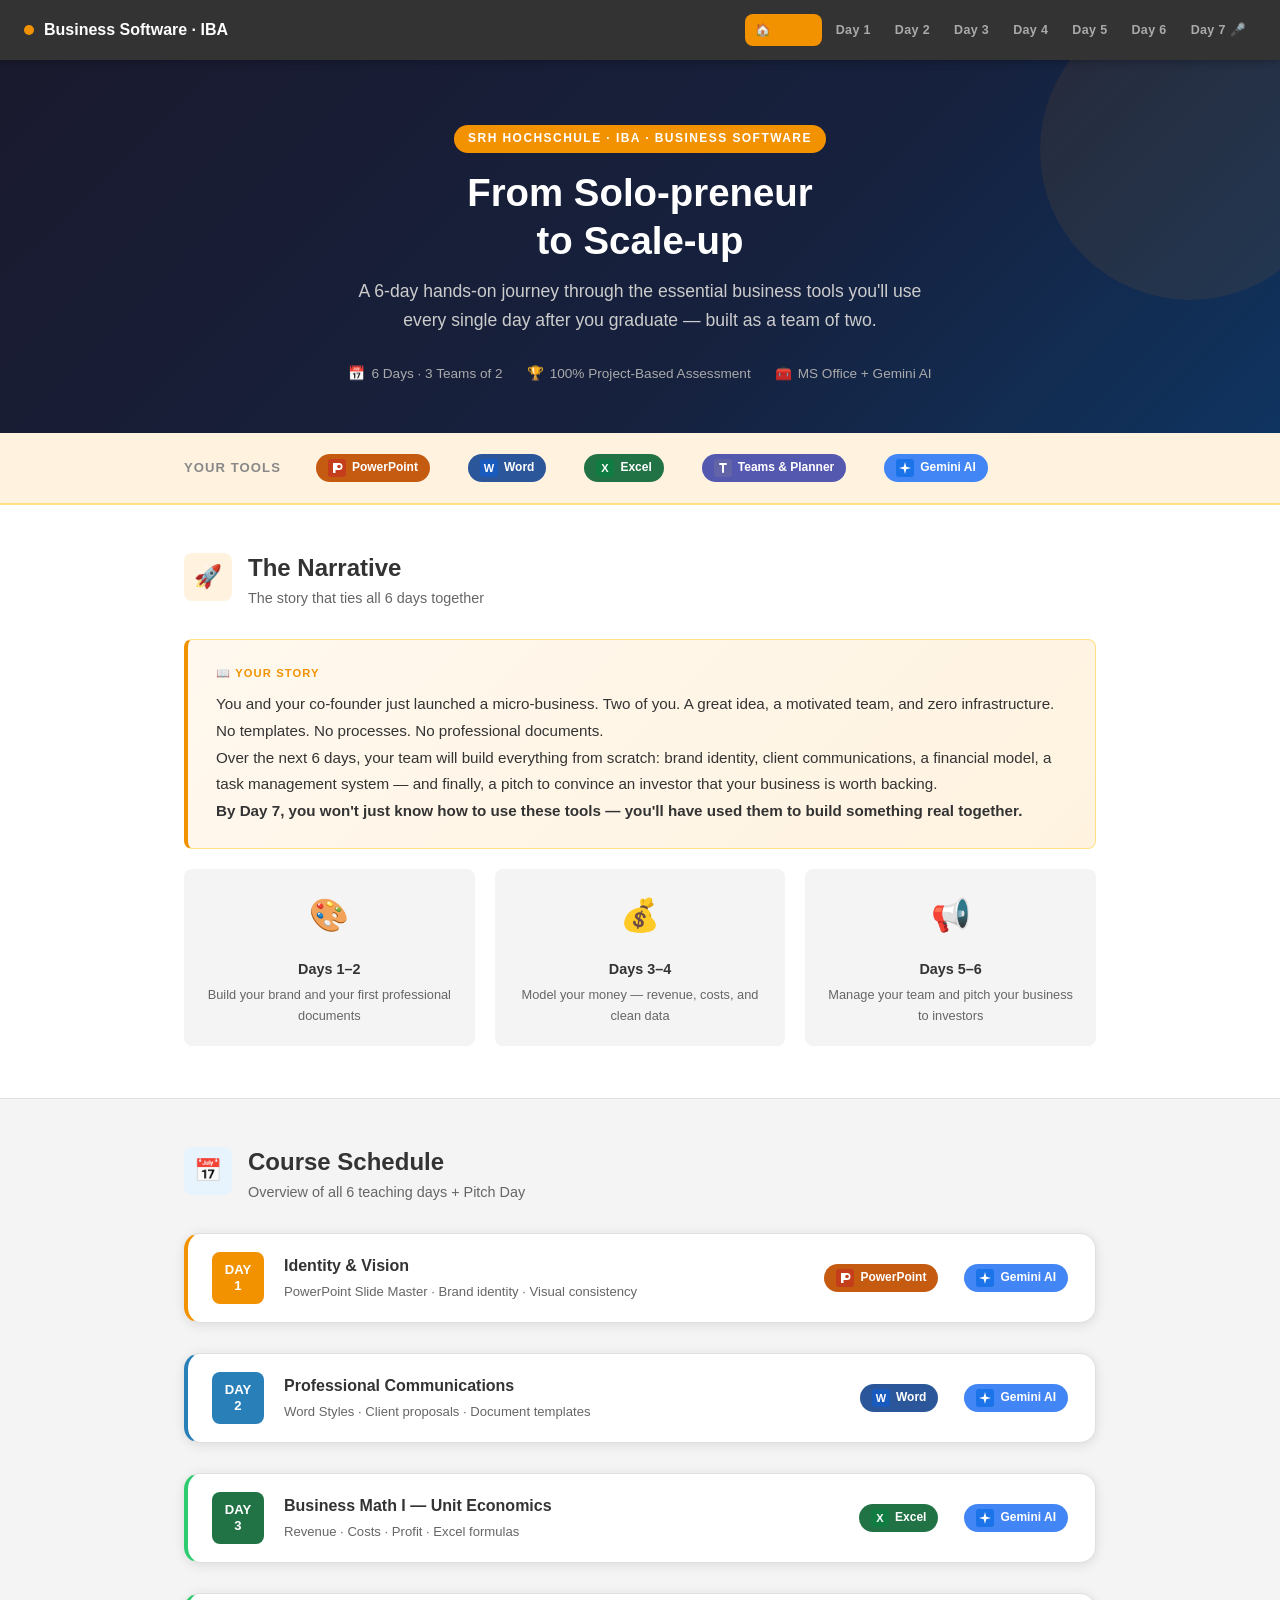
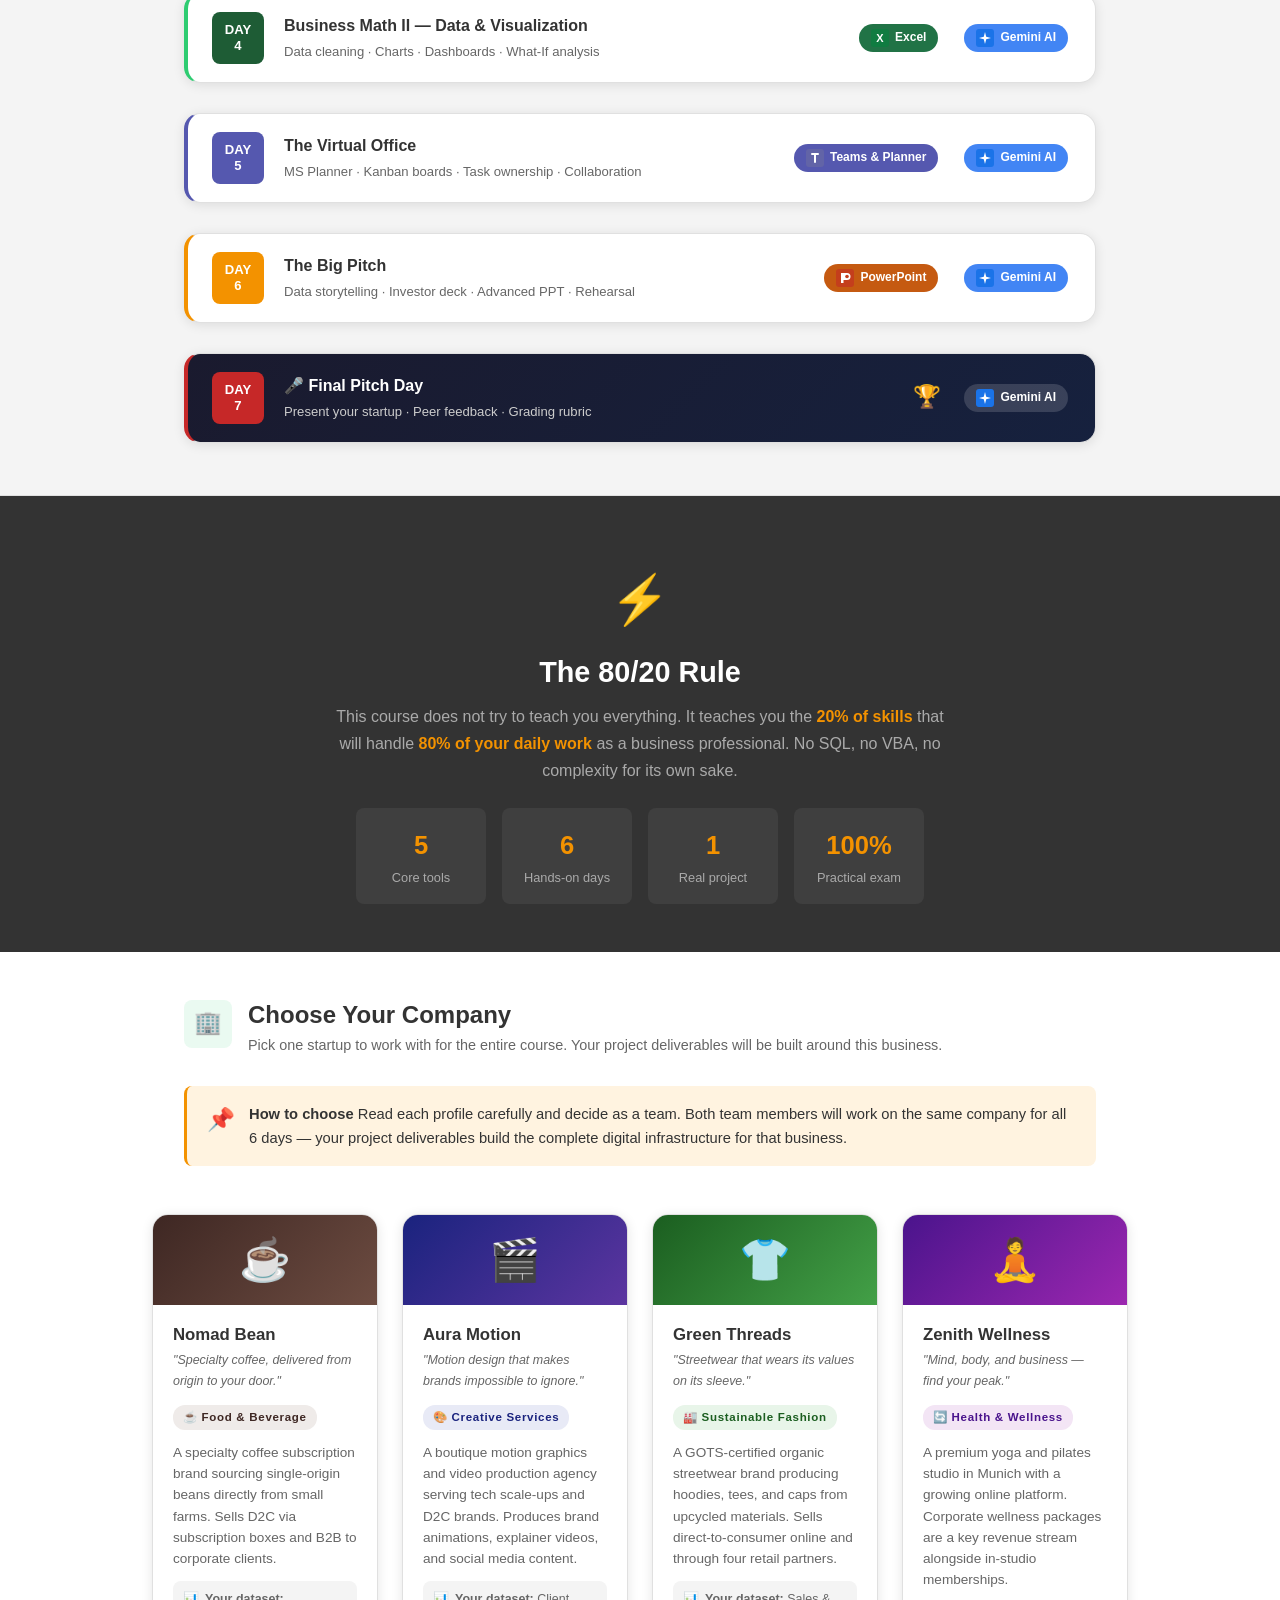
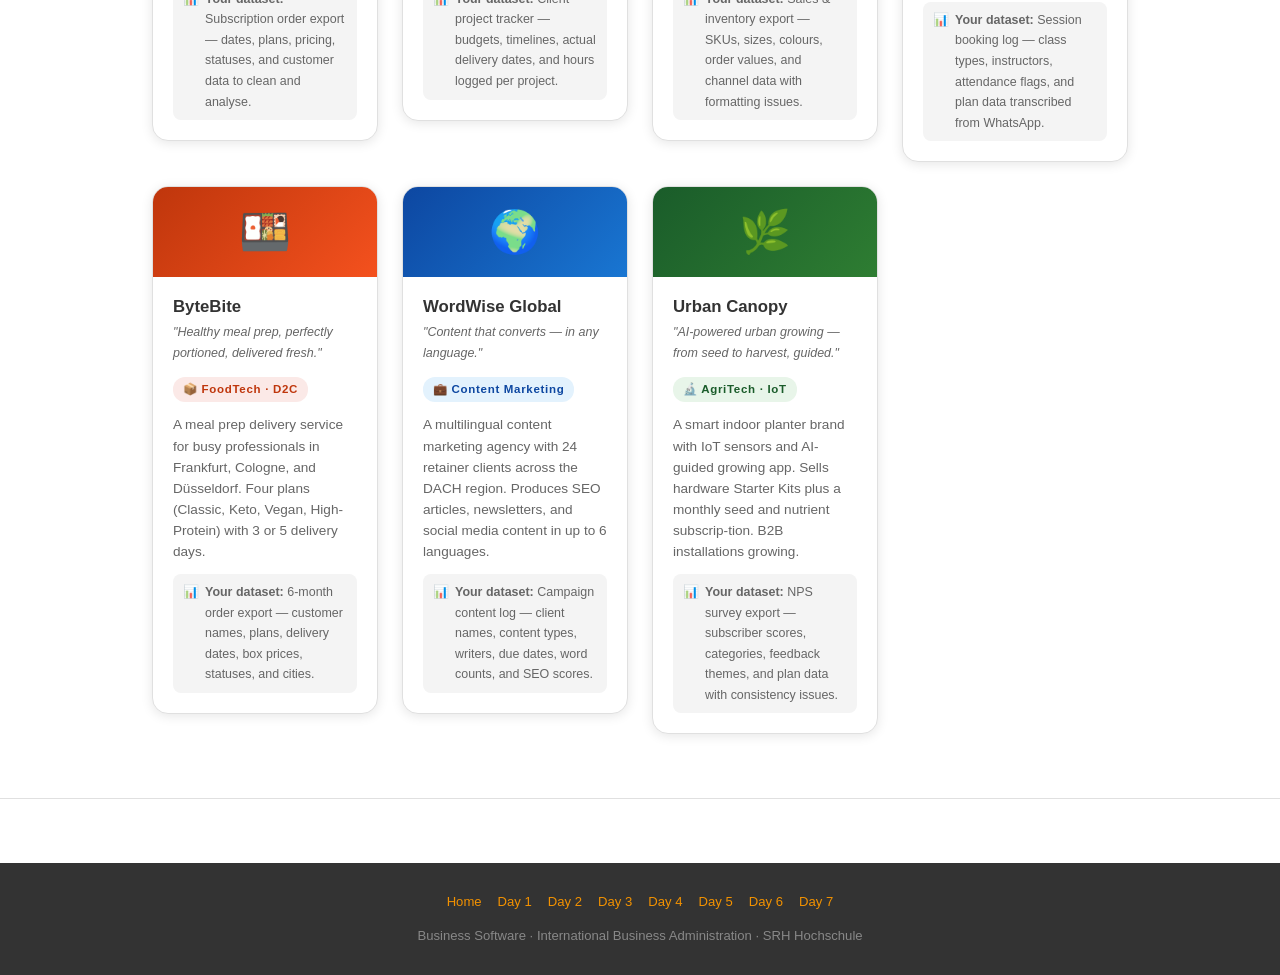
<file: index.html>
<!DOCTYPE html>

<html lang="en">

<head>
  <meta charset="utf-8" />
  <meta content="width=device-width, initial-scale=1.0" name="viewport" />
  <title>Business Software — SRH University | Choose Your Company</title>
  <link href="style.css" rel="stylesheet" />
</head>

<body>
  <!-- ===== NAVIGATION ===== -->
  <nav class="site-nav">
    <div class="nav-brand">
      <div class="brand-dot"></div>
      Business Software · IBA
    </div>
    <ul class="nav-days">
      <li><a class="home-link active" href="index.html">🏠 Home</a></li>
      <li><a href="content/day1.html">Day 1</a></li>
      <li><a href="content/day2.html">Day 2</a></li>
      <li><a href="content/day3.html">Day 3</a></li>
      <li><a href="content/day4.html">Day 4</a></li>
      <li><a href="content/day5.html">Day 5</a></li>
      <li><a href="content/day6.html">Day 6</a></li>
      <li><a href="content/day7.html">Day 7 🎤</a></li>
    </ul>
  </nav>
  <!-- ===== HERO ===== -->
  <header class="page-hero" style="background: linear-gradient(135deg, #1a1a2e 0%, #16213e 60%, #0f3460 100%);">
    <div class="day-label">SRH Hochschule · IBA · Business Software</div>
    <h1>From Solo-preneur<br />to Scale-up</h1>
    <p class="hero-sub">A 6-day hands-on journey through the essential business tools you'll use every single day after
      you graduate — built as a team of two.</p>
    <div class="hero-meta">
      <span><span class="icon">📅</span> 6 Days · 3 Teams of 2</span>
      <span><span class="icon">🏆</span> 100% Project-Based Assessment</span>
      <span><span class="icon">🧰</span> MS Office + Gemini AI</span>
    </div>
  </header>
  <!-- ===== COURSE OVERVIEW STRIP ===== -->
  <section style="background:#fff3e0; border-bottom:2px solid #ffe082; padding:18px 0;">
    <div class="container">
      <div style="display:flex; gap:32px; flex-wrap:wrap; align-items:center;">
        <div style="font-size:0.82rem; color:#888; font-weight:700; letter-spacing:0.08em; text-transform:uppercase;">
          Your Tools</div>
        <span class="tool-badge ppt" style="gap:6px"><svg fill="none" height="18"
            style="vertical-align:middle;flex-shrink:0" viewbox="0 0 18 18" width="18"
            xmlns="http://www.w3.org/2000/svg">
            <rect fill="#C43E1C" height="18" rx="3" width="18"></rect>
            <path d="M5 4h6a3.5 3.5 0 0 1 0 7H7.5v3H5V4z" fill="white"></path>
            <circle cx="11" cy="7.5" fill="#C43E1C" r="1.8"></circle>
          </svg> PowerPoint</span>
        <span class="tool-badge word" style="gap:6px"><svg fill="none" height="18"
            style="vertical-align:middle;flex-shrink:0" viewbox="0 0 18 18" width="18"
            xmlns="http://www.w3.org/2000/svg">
            <rect fill="#185ABD" height="18" rx="3" width="18"></rect><text fill="white" font-family="Arial,sans-serif"
              font-size="11" font-weight="900" text-anchor="middle" x="9" y="13">W</text>
          </svg> Word</span>
        <span class="tool-badge excel" style="gap:6px"><svg fill="none" height="18"
            style="vertical-align:middle;flex-shrink:0" viewbox="0 0 18 18" width="18"
            xmlns="http://www.w3.org/2000/svg">
            <rect fill="#107C41" height="18" rx="3" width="18"></rect><text fill="white" font-family="Arial,sans-serif"
              font-size="11" font-weight="900" text-anchor="middle" x="9" y="13">X</text>
          </svg> Excel</span>
        <span class="tool-badge teams" style="gap:6px"><svg fill="none" height="18"
            style="vertical-align:middle;flex-shrink:0" viewbox="0 0 18 18" width="18"
            xmlns="http://www.w3.org/2000/svg">
            <rect fill="#6264A7" height="18" rx="3" width="18"></rect>
            <rect fill="white" height="2" rx="1" width="8" x="5" y="4"></rect>
            <rect fill="white" height="10" rx="1" width="2" x="8" y="4"></rect>
          </svg> Teams &amp; Planner</span>
        <span class="tool-badge gemini" style="gap:6px"><svg fill="none" height="18"
            style="vertical-align:middle;flex-shrink:0" viewbox="0 0 18 18" width="18"
            xmlns="http://www.w3.org/2000/svg">
            <rect fill="#1A73E8" height="18" rx="3" width="18"></rect>
            <path d="M9 3 L10.2 7.8 L15 9 L10.2 10.2 L9 15 L7.8 10.2 L3 9 L7.8 7.8 Z" fill="white"></path>
          </svg> Gemini AI</span>
      </div>
    </div>
  </section>
  <!-- ===== COURSE NARRATIVE ===== -->
  <section class="course-section">
    <div class="container">
      <div class="section-header">
        <div class="section-icon icon-story">🚀</div>
        <div class="section-header-text">
          <h2>The Narrative</h2>
          <p>The story that ties all 6 days together</p>
        </div>
      </div>
      <div class="story-block">
        <div class="story-label">📖 Your Story</div>



        <p>You and your co-founder just launched a micro-business. Two of you. A great idea, a motivated team, and zero
          infrastructure. No templates. No processes. No professional documents.</p>
        <p>Over the next 6 days, your team will build everything from scratch: brand identity, client communications, a
          financial model, a task management system — and finally, a pitch to convince an investor that your business is
          worth backing.</p>
        <p><b>By Day 7, you won't just know how to use these tools — you'll have used them to build something real
            together.</b></p>
      </div>
      <div class="grid-3">
        <div class="concept-card">
          <div class="concept-icon">🎨</div>
          <h4>Days 1–2</h4>
          <p>Build your brand and your first professional documents</p>
        </div>
        <div class="concept-card">
          <div class="concept-icon">💰</div>
          <h4>Days 3–4</h4>
          <p>Model your money — revenue, costs, and clean data</p>
        </div>
        <div class="concept-card">
          <div class="concept-icon">📢</div>
          <h4>Days 5–6</h4>
          <p>Manage your team and pitch your business to investors</p>
        </div>
      </div>
    </div>
  </section>
  <!-- ===== COURSE SCHEDULE ===== -->
  <section class="course-section" style="background:var(--srh-light); border-bottom:1px solid var(--srh-border);">
    <div class="container">
      <div class="section-header">
        <div class="section-icon icon-theory">📅</div>
        <div class="section-header-text">
          <h2>Course Schedule</h2>
          <p>Overview of all 6 teaching days + Pitch Day</p>
        </div>
      </div>
      <div style="display:flex; flex-direction:column; gap:10px;">
        <a href="content/day1.html" style="text-decoration:none;">
          <div class="card card-orange"
            style="display:flex; align-items:center; gap:20px; padding:18px 24px; cursor:pointer;">
            <div
              style="background:var(--srh-orange);color:#fff;font-weight:700;font-size:0.82rem;width:52px;height:52px;border-radius:var(--radius);display:flex;align-items:center;justify-content:center;flex-shrink:0;text-align:center;line-height:1.2;">
              DAY<br />1</div>
            <div style="flex:1;">
              <div style="font-weight:700; color:var(--srh-dark); margin-bottom:2px;">Identity &amp; Vision</div>
              <div style="font-size:0.82rem; color:var(--srh-mid);">PowerPoint Slide Master · Brand identity · Visual
                consistency</div>
            </div>
            <span class="tool-badge ppt" style="gap:6px"><svg fill="none" height="18"
                style="vertical-align:middle;flex-shrink:0" viewbox="0 0 18 18" width="18"
                xmlns="http://www.w3.org/2000/svg">
                <rect fill="#C43E1C" height="18" rx="3" width="18"></rect>
                <path d="M5 4h6a3.5 3.5 0 0 1 0 7H7.5v3H5V4z" fill="white"></path>
                <circle cx="11" cy="7.5" fill="#C43E1C" r="1.8"></circle>
              </svg> PowerPoint</span>
            <span class="tool-badge gemini" style="gap:6px"><svg fill="none" height="18"
                style="vertical-align:middle;flex-shrink:0" viewbox="0 0 18 18" width="18"
                xmlns="http://www.w3.org/2000/svg">
                <rect fill="#1A73E8" height="18" rx="3" width="18"></rect>
                <path d="M9 3 L10.2 7.8 L15 9 L10.2 10.2 L9 15 L7.8 10.2 L3 9 L7.8 7.8 Z" fill="white"></path>
              </svg> Gemini AI</span>
          </div>
        </a>
        <a href="content/day2.html" style="text-decoration:none;">
          <div class="card card-blue"
            style="display:flex; align-items:center; gap:20px; padding:18px 24px; cursor:pointer;">
            <div
              style="background:var(--srh-blue);color:#fff;font-weight:700;font-size:0.82rem;width:52px;height:52px;border-radius:var(--radius);display:flex;align-items:center;justify-content:center;flex-shrink:0;text-align:center;line-height:1.2;">
              DAY<br />2</div>
            <div style="flex:1;">
              <div style="font-weight:700; color:var(--srh-dark); margin-bottom:2px;">Professional Communications</div>
              <div style="font-size:0.82rem; color:var(--srh-mid);">Word Styles · Client proposals · Document templates
              </div>
            </div>
            <span class="tool-badge word" style="gap:6px"><svg fill="none" height="18"
                style="vertical-align:middle;flex-shrink:0" viewbox="0 0 18 18" width="18"
                xmlns="http://www.w3.org/2000/svg">
                <rect fill="#185ABD" height="18" rx="3" width="18"></rect><text fill="white"
                  font-family="Arial,sans-serif" font-size="11" font-weight="900" text-anchor="middle" x="9"
                  y="13">W</text>
              </svg> Word</span>
            <span class="tool-badge gemini" style="gap:6px"><svg fill="none" height="18"
                style="vertical-align:middle;flex-shrink:0" viewbox="0 0 18 18" width="18"
                xmlns="http://www.w3.org/2000/svg">
                <rect fill="#1A73E8" height="18" rx="3" width="18"></rect>
                <path d="M9 3 L10.2 7.8 L15 9 L10.2 10.2 L9 15 L7.8 10.2 L3 9 L7.8 7.8 Z" fill="white"></path>
              </svg> Gemini AI</span>
          </div>
        </a>
        <a href="content/day3.html" style="text-decoration:none;">
          <div class="card card-green"
            style="display:flex; align-items:center; gap:20px; padding:18px 24px; cursor:pointer;">
            <div
              style="background:#217346;color:#fff;font-weight:700;font-size:0.82rem;width:52px;height:52px;border-radius:var(--radius);display:flex;align-items:center;justify-content:center;flex-shrink:0;text-align:center;line-height:1.2;">
              DAY<br />3</div>
            <div style="flex:1;">
              <div style="font-weight:700; color:var(--srh-dark); margin-bottom:2px;">Business Math I — Unit Economics
              </div>
              <div style="font-size:0.82rem; color:var(--srh-mid);">Revenue · Costs · Profit · Excel formulas</div>
            </div>
            <span class="tool-badge excel" style="gap:6px"><svg fill="none" height="18"
                style="vertical-align:middle;flex-shrink:0" viewbox="0 0 18 18" width="18"
                xmlns="http://www.w3.org/2000/svg">
                <rect fill="#107C41" height="18" rx="3" width="18"></rect><text fill="white"
                  font-family="Arial,sans-serif" font-size="11" font-weight="900" text-anchor="middle" x="9"
                  y="13">X</text>
              </svg> Excel</span>
            <span class="tool-badge gemini" style="gap:6px"><svg fill="none" height="18"
                style="vertical-align:middle;flex-shrink:0" viewbox="0 0 18 18" width="18"
                xmlns="http://www.w3.org/2000/svg">
                <rect fill="#1A73E8" height="18" rx="3" width="18"></rect>
                <path d="M9 3 L10.2 7.8 L15 9 L10.2 10.2 L9 15 L7.8 10.2 L3 9 L7.8 7.8 Z" fill="white"></path>
              </svg> Gemini AI</span>
          </div>
        </a>
        <a href="content/day4.html" style="text-decoration:none;">
          <div class="card card-green"
            style="display:flex; align-items:center; gap:20px; padding:18px 24px; cursor:pointer;">
            <div
              style="background:#1e5c35;color:#fff;font-weight:700;font-size:0.82rem;width:52px;height:52px;border-radius:var(--radius);display:flex;align-items:center;justify-content:center;flex-shrink:0;text-align:center;line-height:1.2;">
              DAY<br />4</div>
            <div style="flex:1;">
              <div style="font-weight:700; color:var(--srh-dark); margin-bottom:2px;">Business Math II — Data &amp;
                Visualization</div>
              <div style="font-size:0.82rem; color:var(--srh-mid);">Data cleaning · Charts · Dashboards · What-If
                analysis</div>
            </div>
            <span class="tool-badge excel" style="gap:6px"><svg fill="none" height="18"
                style="vertical-align:middle;flex-shrink:0" viewbox="0 0 18 18" width="18"
                xmlns="http://www.w3.org/2000/svg">
                <rect fill="#107C41" height="18" rx="3" width="18"></rect><text fill="white"
                  font-family="Arial,sans-serif" font-size="11" font-weight="900" text-anchor="middle" x="9"
                  y="13">X</text>
              </svg> Excel</span>
            <span class="tool-badge gemini" style="gap:6px"><svg fill="none" height="18"
                style="vertical-align:middle;flex-shrink:0" viewbox="0 0 18 18" width="18"
                xmlns="http://www.w3.org/2000/svg">
                <rect fill="#1A73E8" height="18" rx="3" width="18"></rect>
                <path d="M9 3 L10.2 7.8 L15 9 L10.2 10.2 L9 15 L7.8 10.2 L3 9 L7.8 7.8 Z" fill="white"></path>
              </svg> Gemini AI</span>
          </div>
        </a>
        <a href="content/day5.html" style="text-decoration:none;">
          <div class="card"
            style="display:flex; align-items:center; gap:20px; padding:18px 24px; cursor:pointer; border-left:4px solid #5558af;">
            <div
              style="background:#5558af;color:#fff;font-weight:700;font-size:0.82rem;width:52px;height:52px;border-radius:var(--radius);display:flex;align-items:center;justify-content:center;flex-shrink:0;text-align:center;line-height:1.2;">
              DAY<br />5</div>
            <div style="flex:1;">
              <div style="font-weight:700; color:var(--srh-dark); margin-bottom:2px;">The Virtual Office</div>
              <div style="font-size:0.82rem; color:var(--srh-mid);">MS Planner · Kanban boards · Task ownership ·
                Collaboration</div>
            </div>
            <span class="tool-badge teams" style="gap:6px"><svg fill="none" height="18"
                style="vertical-align:middle;flex-shrink:0" viewbox="0 0 18 18" width="18"
                xmlns="http://www.w3.org/2000/svg">
                <rect fill="#6264A7" height="18" rx="3" width="18"></rect>
                <rect fill="white" height="2" rx="1" width="8" x="5" y="4"></rect>
                <rect fill="white" height="10" rx="1" width="2" x="8" y="4"></rect>
              </svg> Teams &amp; Planner</span>
            <span class="tool-badge gemini" style="gap:6px"><svg fill="none" height="18"
                style="vertical-align:middle;flex-shrink:0" viewbox="0 0 18 18" width="18"
                xmlns="http://www.w3.org/2000/svg">
                <rect fill="#1A73E8" height="18" rx="3" width="18"></rect>
                <path d="M9 3 L10.2 7.8 L15 9 L10.2 10.2 L9 15 L7.8 10.2 L3 9 L7.8 7.8 Z" fill="white"></path>
              </svg> Gemini AI</span>
          </div>
        </a>
        <a href="content/day6.html" style="text-decoration:none;">
          <div class="card card-orange"
            style="display:flex; align-items:center; gap:20px; padding:18px 24px; cursor:pointer;">
            <div
              style="background:var(--srh-orange);color:#fff;font-weight:700;font-size:0.82rem;width:52px;height:52px;border-radius:var(--radius);display:flex;align-items:center;justify-content:center;flex-shrink:0;text-align:center;line-height:1.2;">
              DAY<br />6</div>
            <div style="flex:1;">
              <div style="font-weight:700; color:var(--srh-dark); margin-bottom:2px;">The Big Pitch</div>
              <div style="font-size:0.82rem; color:var(--srh-mid);">Data storytelling · Investor deck · Advanced PPT ·
                Rehearsal</div>
            </div>
            <span class="tool-badge ppt" style="gap:6px"><svg fill="none" height="18"
                style="vertical-align:middle;flex-shrink:0" viewbox="0 0 18 18" width="18"
                xmlns="http://www.w3.org/2000/svg">
                <rect fill="#C43E1C" height="18" rx="3" width="18"></rect>
                <path d="M5 4h6a3.5 3.5 0 0 1 0 7H7.5v3H5V4z" fill="white"></path>
                <circle cx="11" cy="7.5" fill="#C43E1C" r="1.8"></circle>
              </svg> PowerPoint</span>
            <span class="tool-badge gemini" style="gap:6px"><svg fill="none" height="18"
                style="vertical-align:middle;flex-shrink:0" viewbox="0 0 18 18" width="18"
                xmlns="http://www.w3.org/2000/svg">
                <rect fill="#1A73E8" height="18" rx="3" width="18"></rect>
                <path d="M9 3 L10.2 7.8 L15 9 L10.2 10.2 L9 15 L7.8 10.2 L3 9 L7.8 7.8 Z" fill="white"></path>
              </svg> Gemini AI</span>
          </div>
        </a>
        <a href="content/day7.html" style="text-decoration:none;">
          <div class="card"
            style="display:flex; align-items:center; gap:20px; padding:18px 24px; cursor:pointer; border-left:4px solid #c62828; background:linear-gradient(135deg,#1a1a2e,#16213e); color:#fff;">
            <div
              style="background:#c62828;color:#fff;font-weight:700;font-size:0.82rem;width:52px;height:52px;border-radius:var(--radius);display:flex;align-items:center;justify-content:center;flex-shrink:0;text-align:center;line-height:1.2;">
              DAY<br />7</div>
            <div style="flex:1;">
              <div style="font-weight:700; color:#fff; margin-bottom:2px;">🎤 Final Pitch Day</div>
              <div style="font-size:0.82rem; color:#ccc;">Present your startup · Peer feedback · Grading rubric</div>
            </div>
            <span style="font-size:1.4rem;">🏆</span>
            <span class="tool-badge gemini" style="gap:6px; background:rgba(255,255,255,0.15);"><svg fill="none"
                height="18" style="vertical-align:middle;flex-shrink:0" viewbox="0 0 18 18" width="18"
                xmlns="http://www.w3.org/2000/svg">
                <rect fill="#1A73E8" height="18" rx="3" width="18"></rect>
                <path d="M9 3 L10.2 7.8 L15 9 L10.2 10.2 L9 15 L7.8 10.2 L3 9 L7.8 7.8 Z" fill="white"></path>
              </svg> Gemini AI</span>
          </div>
        </a>
      </div>
    </div>
  </section>
  <!-- ===== PITCH SHEET — CHOOSE YOUR COMPANY ===== -->
  <section class="course-section" style="background:var(--srh-dark); border-bottom:none;">
    <div class="container">
      <div style="text-align:center; max-width:620px; margin:0 auto; padding:16px 0;">
        <div style="font-size:3rem; margin-bottom:16px;">⚡</div>
        <h2 style="color:var(--srh-white); font-size:1.8rem; margin-bottom:12px;">The 80/20 Rule</h2>
        <p style="color:#aaa; font-size:1rem; line-height:1.7; margin-bottom:24px;">This course does not try to teach
          you everything. It teaches you the <strong style="color:var(--srh-orange);">20% of skills</strong> that will
          handle <strong style="color:var(--srh-orange);">80% of your daily work</strong> as a business professional. No
          SQL, no VBA, no complexity for its own sake.</p>
        <div style="display:flex; gap:16px; justify-content:center; flex-wrap:wrap;">
          <div
            style="background:rgba(255,255,255,0.06); border-radius:var(--radius); padding:16px 20px; text-align:center; min-width:130px;">
            <div style="font-size:1.6rem; font-weight:800; color:var(--srh-orange);">5</div>
            <div style="font-size:0.8rem; color:#aaa;">Core tools</div>
          </div>
          <div
            style="background:rgba(255,255,255,0.06); border-radius:var(--radius); padding:16px 20px; text-align:center; min-width:130px;">
            <div style="font-size:1.6rem; font-weight:800; color:var(--srh-orange);">6</div>
            <div style="font-size:0.8rem; color:#aaa;">Hands-on days</div>
          </div>
          <div
            style="background:rgba(255,255,255,0.06); border-radius:var(--radius); padding:16px 20px; text-align:center; min-width:130px;">
            <div style="font-size:1.6rem; font-weight:800; color:var(--srh-orange);">1</div>
            <div style="font-size:0.8rem; color:#aaa;">Real project</div>
          </div>
          <div
            style="background:rgba(255,255,255,0.06); border-radius:var(--radius); padding:16px 20px; text-align:center; min-width:130px;">
            <div style="font-size:1.6rem; font-weight:800; color:var(--srh-orange);">100%</div>
            <div style="font-size:0.8rem; color:#aaa;">Practical exam</div>
          </div>
        </div>
      </div>
    </div>
  </section>
  <section class="course-section" id="companies">
    <div class="container">
      <div class="section-header">
        <div class="section-icon icon-assign">🏢</div>
        <div class="section-header-text">
          <h2>Choose Your Company</h2>
          <p>Pick one startup to work with for the entire course. Your project deliverables will be built around this
            business.</p>
        </div>
      </div>
      <div class="callout callout-orange">
        <span class="callout-icon">📌</span>
        <div class="callout-body"><b>How to choose</b> Read each profile carefully and decide as a team.
          Both
          team members will work on the same company for all 6 days — your project deliverables build the complete
          digital infrastructure for that business.</div>
      </div>
    </div>
    <div class="container-companies">
      <div class="company-grid">
        <!-- 1. Nomad Bean -->
        <a href="portfolios/nomad_bean.html" style="text-decoration:none;color:inherit;">
          <div class="company-card c-coffee">
            <div class="company-card-header">☕</div>
            <div class="company-card-body">
              <h3>Nomad Bean</h3>
              <div class="company-tagline">"Specialty coffee, delivered from origin to your door."</div>
              <span class="company-focus">☕ Food &amp; Beverage</span>
              <p class="company-desc">A specialty coffee subscription brand sourcing single-origin beans directly from
                small farms. Sells D2C via subscription boxes and B2B to corporate
                clients.</p>
              <div class="data-hint">📊 <span><b>Your dataset:</b> Subscription order export — dates, plans,
                  pricing, statuses, and customer data to clean and analyse.</span></div>
            </div>
          </div>
        </a>
        <!-- 2. Aura Motion -->
        <a href="portfolios/aura_motion.html" style="text-decoration:none;color:inherit;">
          <div class="company-card c-motion">
            <div class="company-card-header">🎬</div>
            <div class="company-card-body">
              <h3>Aura Motion</h3>
              <div class="company-tagline">"Motion design that makes brands impossible to ignore."</div>
              <span class="company-focus">🎨 Creative Services</span>
              <p class="company-desc">A boutique motion graphics and video production agency serving tech scale-ups and
                D2C brands. Produces brand animations, explainer videos, and social media content.</p>
              <div class="data-hint">📊 <span><b>Your dataset:</b> Client project tracker — budgets,
                  timelines, actual delivery dates, and hours logged per project.</span></div>
            </div>
          </div>
        </a>
        <!-- 3. Green Threads -->
        <a href="portfolios/green_threads.html" style="text-decoration:none;color:inherit;">
          <div class="company-card c-fashion">
            <div class="company-card-header">👕</div>
            <div class="company-card-body">
              <h3>Green Threads</h3>
              <div class="company-tagline">"Streetwear that wears its values on its sleeve."</div>
              <span class="company-focus">🏭 Sustainable Fashion</span>
              <p class="company-desc">A GOTS-certified organic streetwear brand producing hoodies, tees, and caps from
                upcycled materials. Sells direct-to-consumer online and through four retail partners.</p>
              <div class="data-hint">📊 <span><b>Your dataset:</b> Sales &amp; inventory export — SKUs, sizes,
                  colours, order values, and channel data with formatting issues.</span></div>
            </div>
          </div>
        </a>
        <!-- 4. Zenith Wellness -->
        <a href="portfolios/zenith_wellness.html" style="text-decoration:none;color:inherit;">
          <div class="company-card c-yoga">
            <div class="company-card-header">🧘</div>
            <div class="company-card-body">
              <h3>Zenith Wellness</h3>
              <div class="company-tagline">"Mind, body, and business — find your peak."</div>
              <span class="company-focus">🔄 Health &amp; Wellness</span>
              <p class="company-desc">A premium yoga and pilates studio in Munich with a growing online platform.
                Corporate wellness packages are a key revenue stream alongside in-studio memberships.</p>
              <div class="data-hint">📊 <span><b>Your dataset:</b> Session booking log — class types,
                  instructors, attendance flags, and plan data transcribed from WhatsApp.</span></div>
            </div>
          </div>
        </a>
        <!-- 5. ByteBite -->
        <a href="portfolios/bytebite.html" style="text-decoration:none;color:inherit;">
          <div class="company-card c-food">
            <div class="company-card-header">🍱</div>
            <div class="company-card-body">
              <h3>ByteBite</h3>
              <div class="company-tagline">"Healthy meal prep, perfectly portioned, delivered fresh."</div>
              <span class="company-focus">📦 FoodTech · D2C</span>
              <p class="company-desc">A meal prep delivery service for busy professionals in Frankfurt, Cologne, and
                Düsseldorf. Four plans (Classic, Keto, Vegan, High-Protein) with 3 or 5 delivery days.</p>
              <div class="data-hint">📊 <span><b>Your dataset:</b> 6-month order export — customer names,
                  plans, delivery dates, box prices, statuses, and cities.</span></div>
            </div>
          </div>
        </a>
        <!-- 6. WordWise Global -->
        <a href="portfolios/wordwise_global.html" style="text-decoration:none;color:inherit;">
          <div class="company-card c-marketing">
            <div class="company-card-header">🌍</div>
            <div class="company-card-body">
              <h3>WordWise Global</h3>
              <div class="company-tagline">"Content that converts — in any language."</div>
              <span class="company-focus">💼 Content Marketing</span>
              <p class="company-desc">A multilingual content marketing agency with 24 retainer clients across the DACH
                region. Produces SEO articles, newsletters, and social media content in up to 6 languages.</p>
              <div class="data-hint">📊 <span><b>Your dataset:</b> Campaign content log — client names,
                  content types, writers, due dates, word counts, and SEO scores.</span></div>
            </div>
          </div>
        </a>
        <!-- 7. Urban Canopy -->
        <a href="portfolios/urban_canopy.html" style="text-decoration:none;color:inherit;">
          <div class="company-card c-tech">
            <div class="company-card-header">🌿</div>
            <div class="company-card-body">
              <h3>Urban Canopy</h3>
              <div class="company-tagline">"AI-powered urban growing — from seed to harvest, guided."</div>
              <span class="company-focus">🔬 AgriTech · IoT</span>
              <p class="company-desc">A smart indoor planter brand with IoT sensors and AI-guided growing app. Sells
                hardware Starter Kits plus a monthly seed and nutrient subscrip-tion. B2B installations growing.
              </p>
              <div class="data-hint">📊 <span><b>Your dataset:</b> NPS survey export — subscriber scores,
                  categories, feedback themes, and plan data with consistency issues.</span></div>
            </div>
          </div>
        </a>
      </div>
    </div>
  </section>
  <!-- ===== 80/20 PHILOSOPHY ===== -->

  <!-- ===== FOOTER ===== -->
  <footer class="site-footer">
    <div class="footer-nav">
      <a href="index.html">Home</a>
      <a href="content/day1.html">Day 1</a>
      <a href="content/day2.html">Day 2</a>
      <a href="content/day3.html">Day 3</a>
      <a href="content/day4.html">Day 4</a>
      <a href="content/day5.html">Day 5</a>
      <a href="content/day6.html">Day 6</a>
      <a href="content/day7.html">Day 7</a>
    </div>
    <p>Business Software · International Business Administration · SRH Hochschule</p>
  </footer>
</body>

</html>
</file>
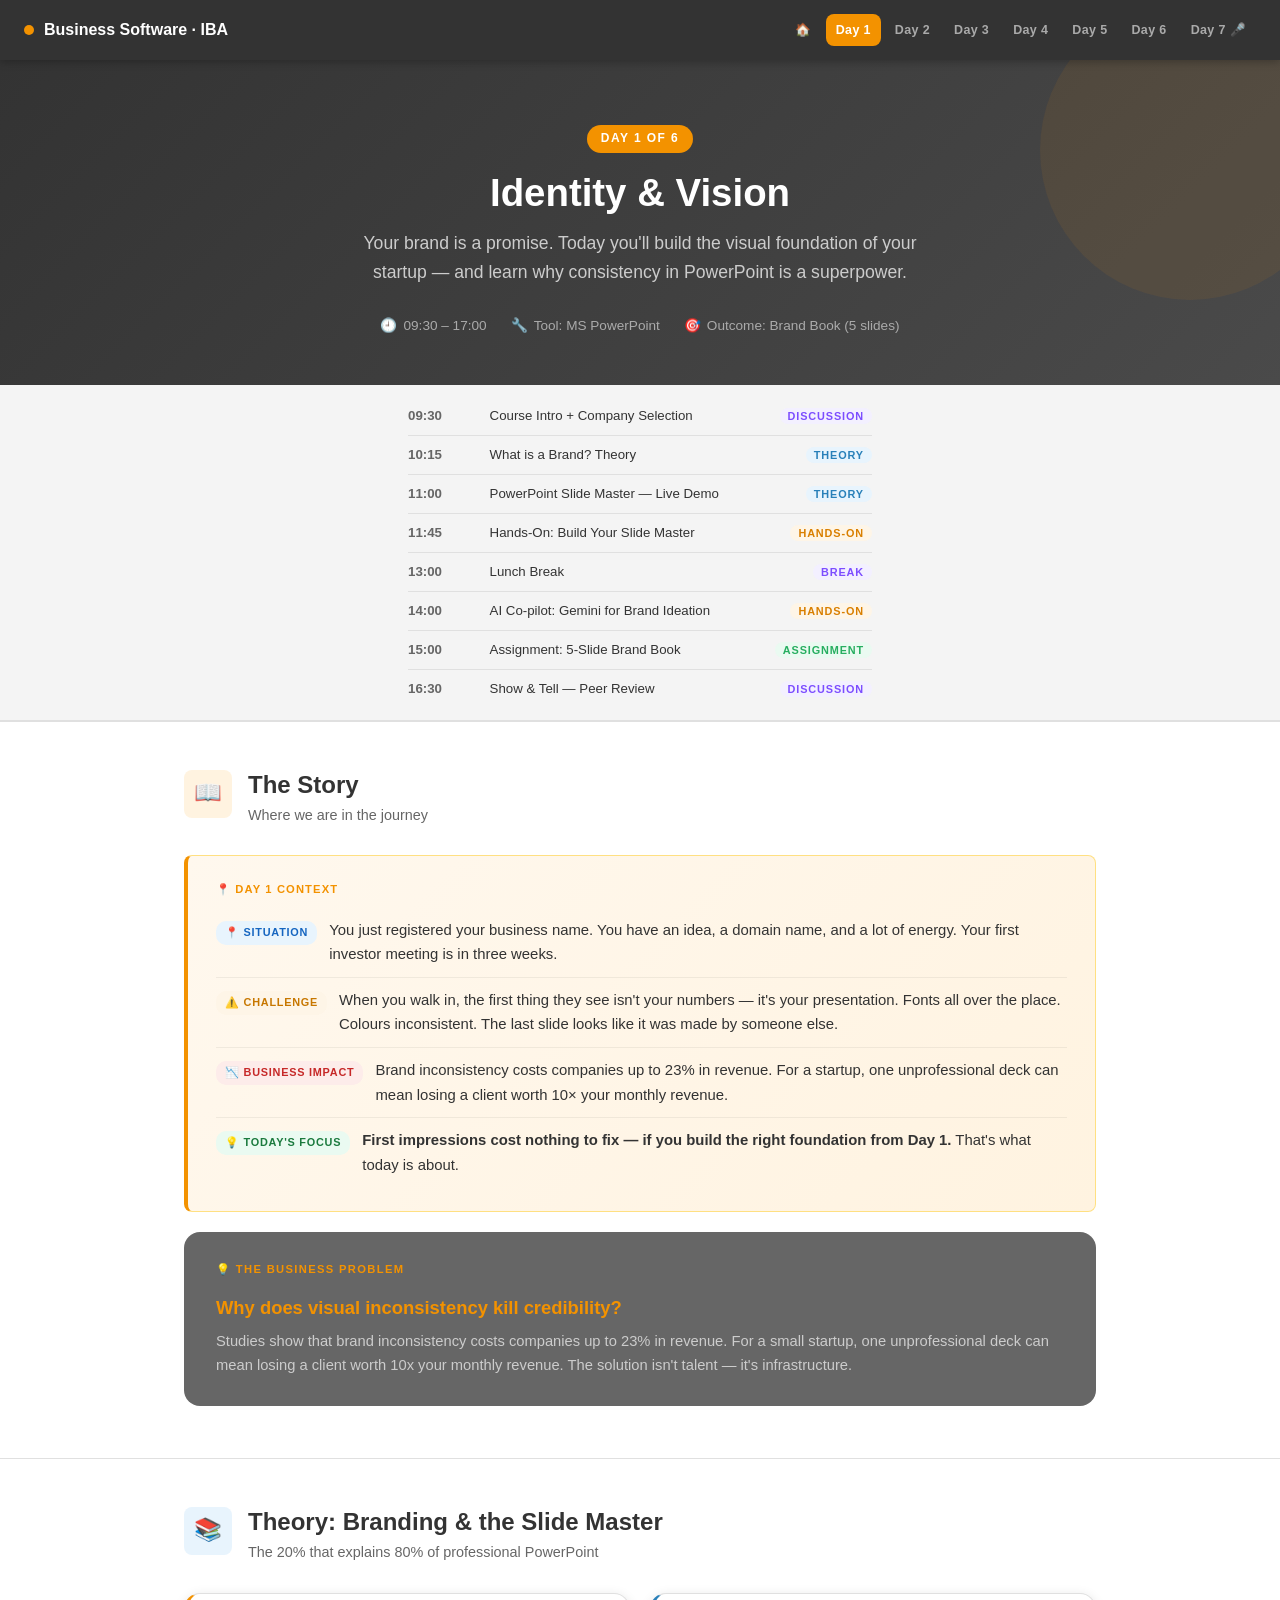
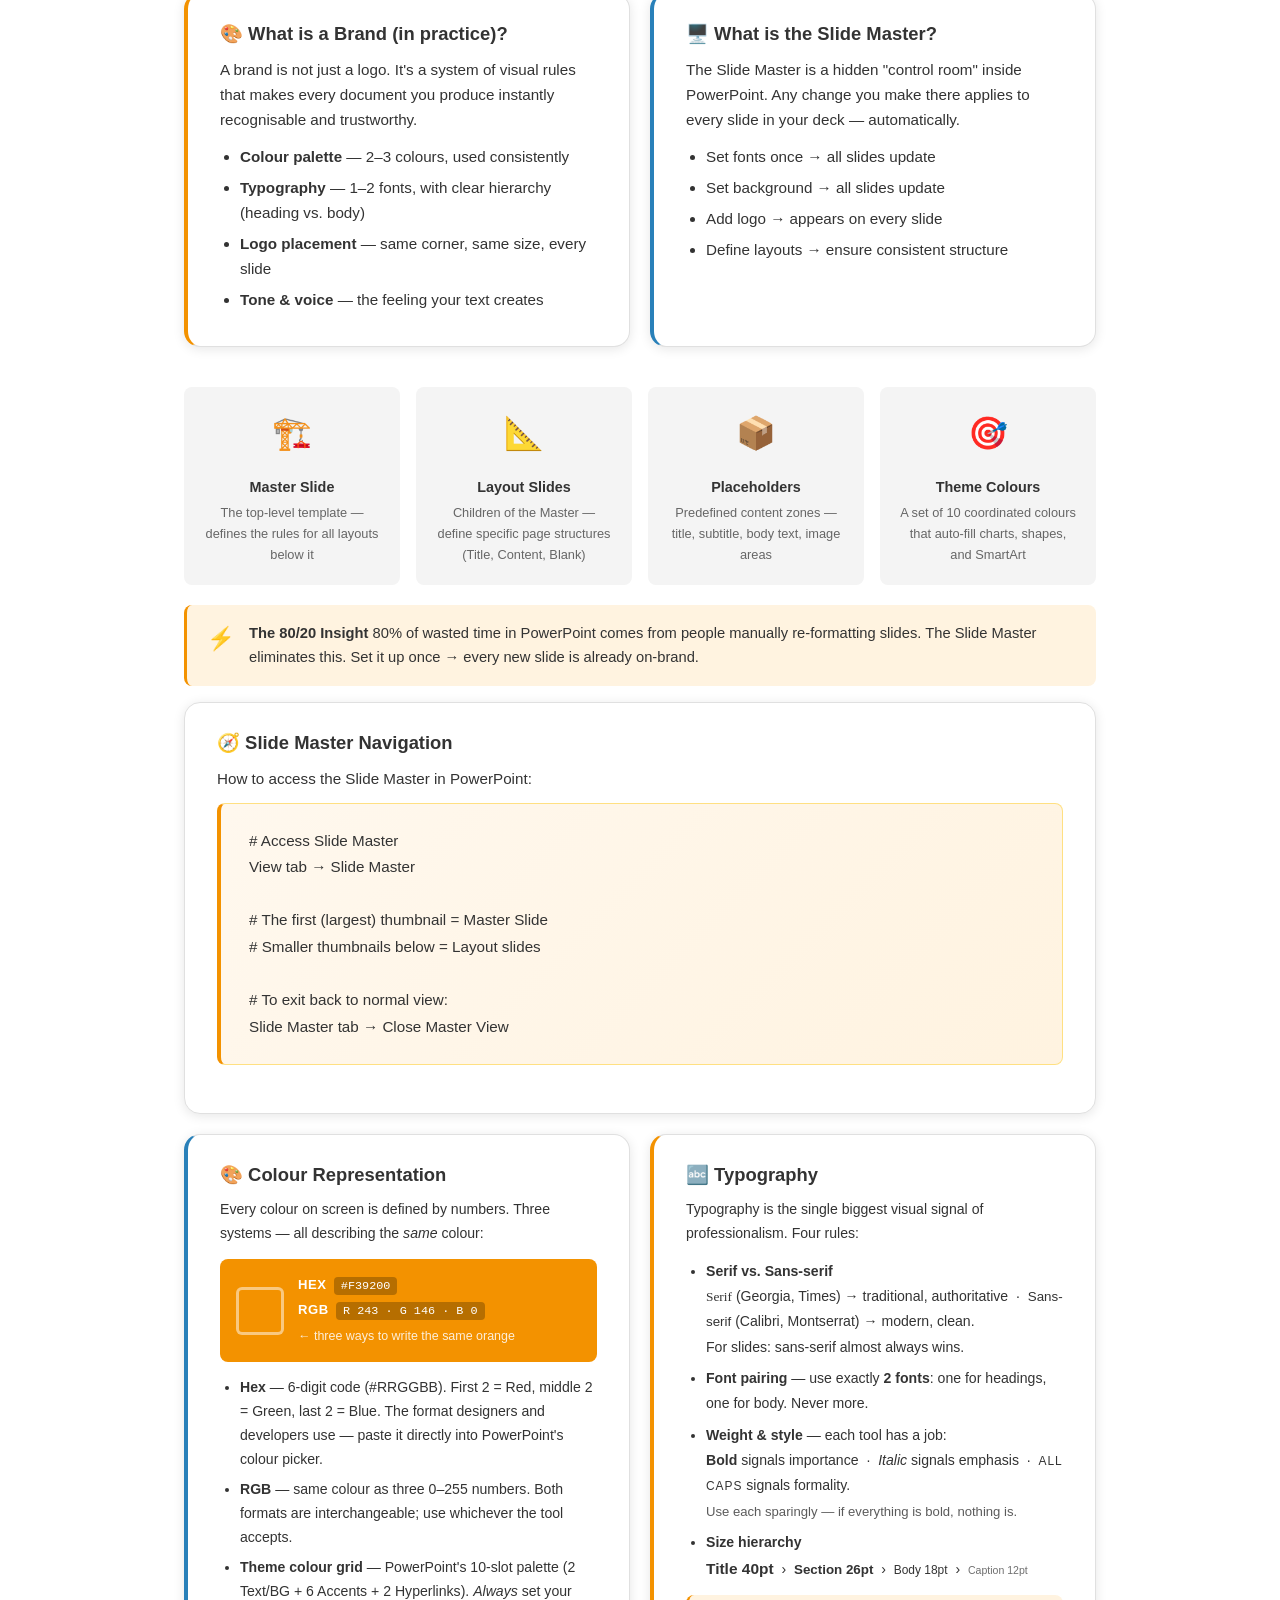
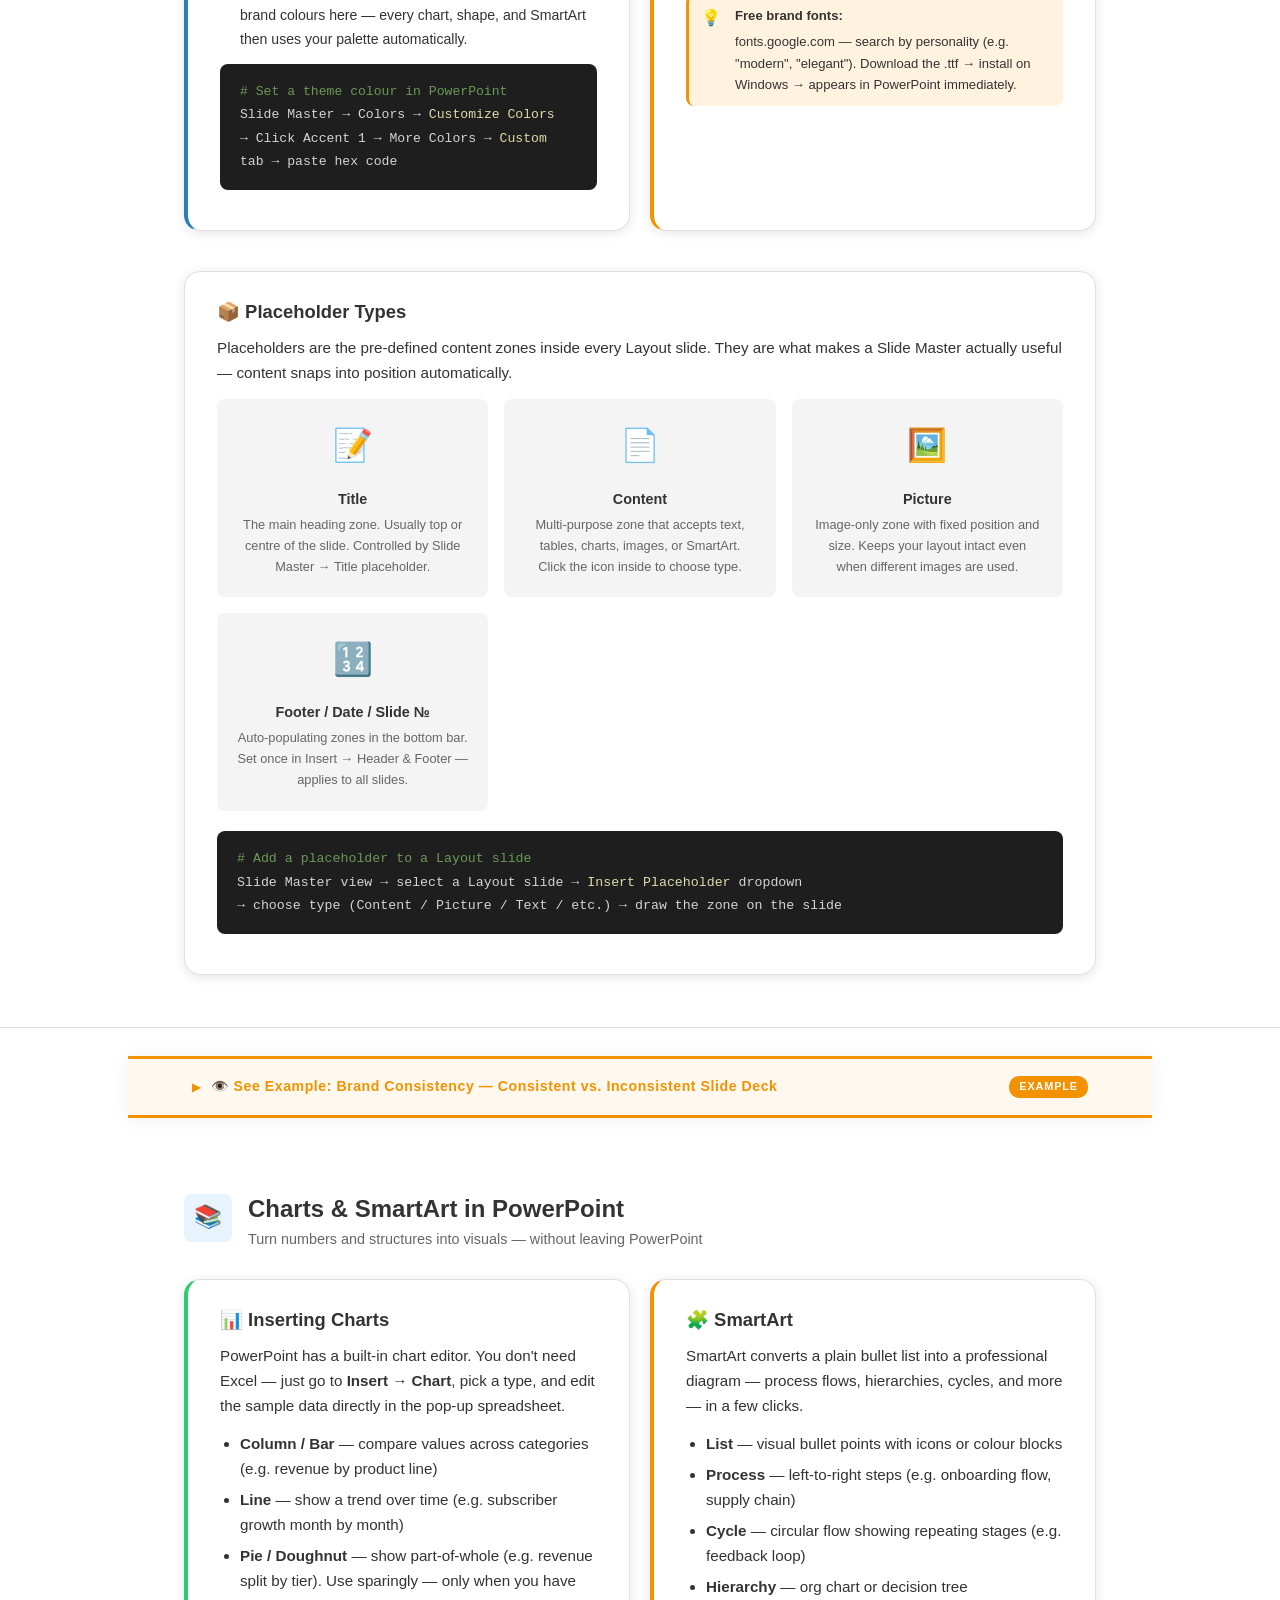
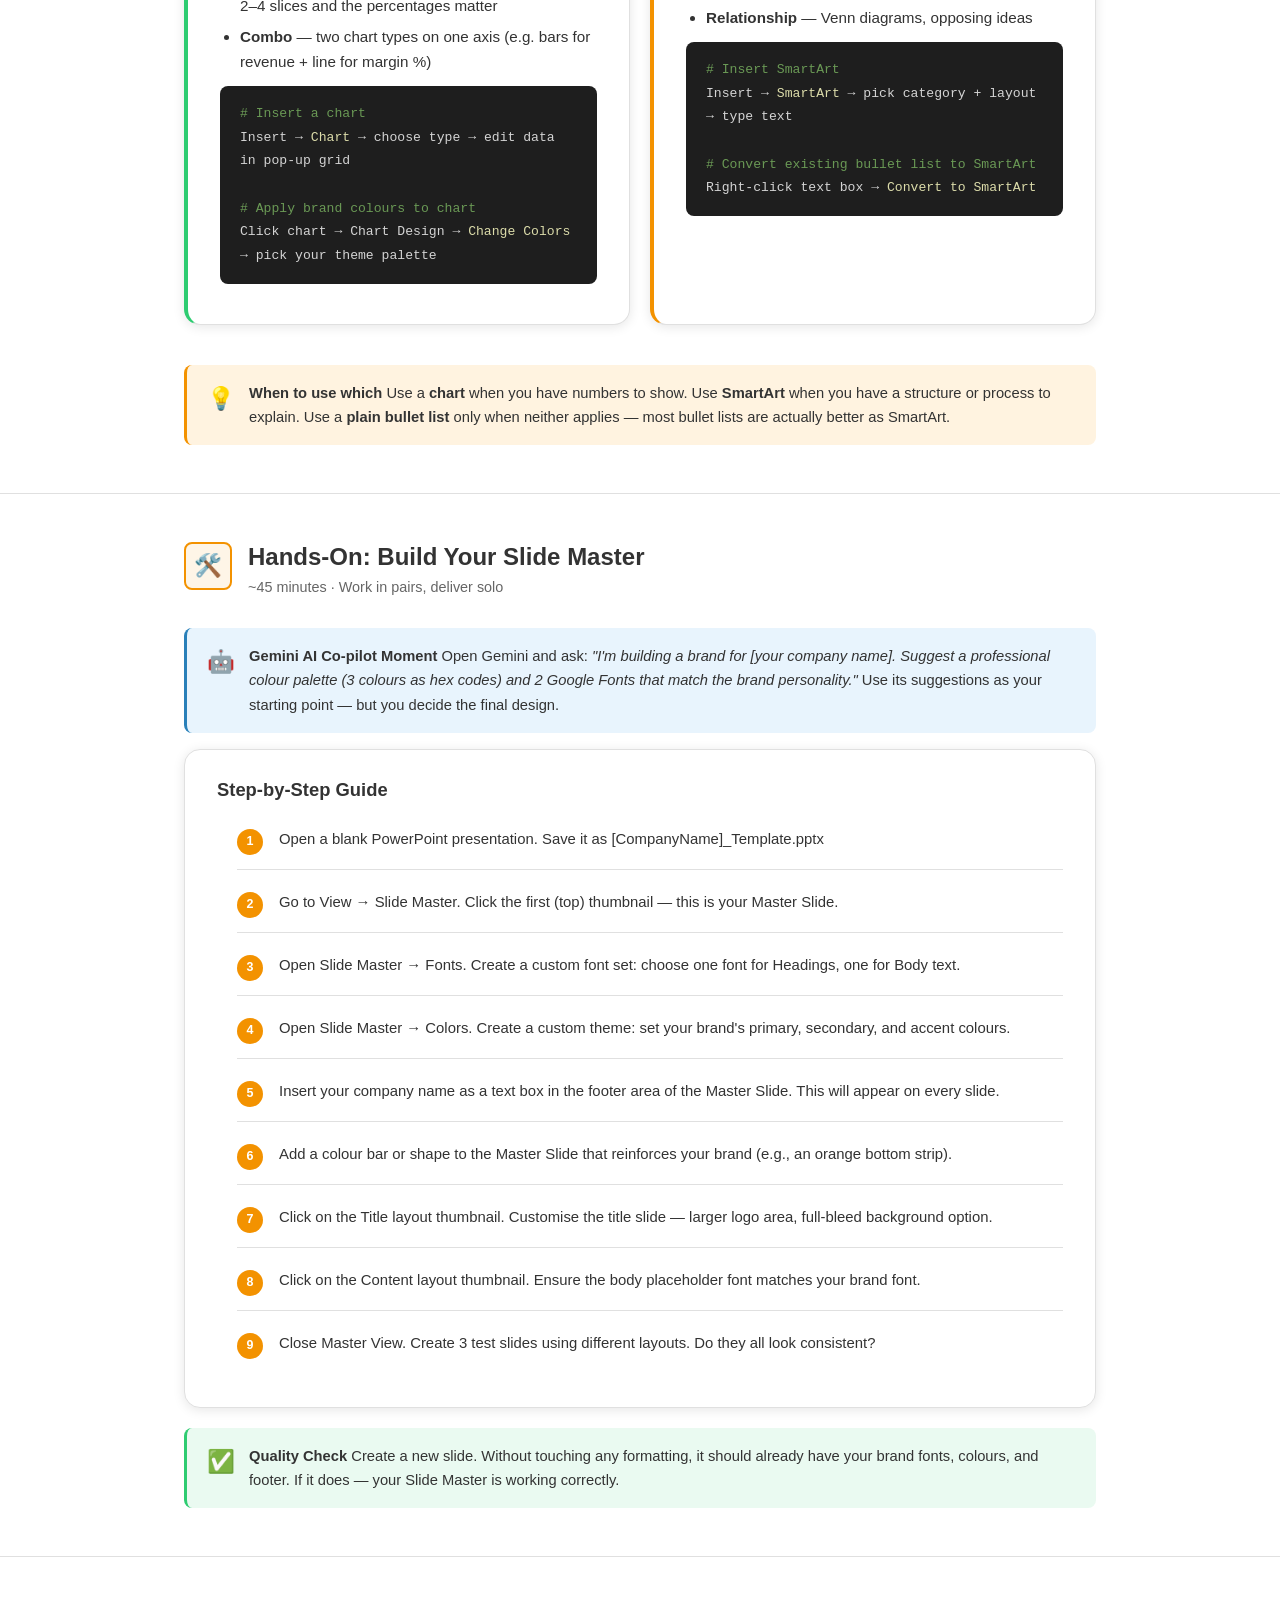
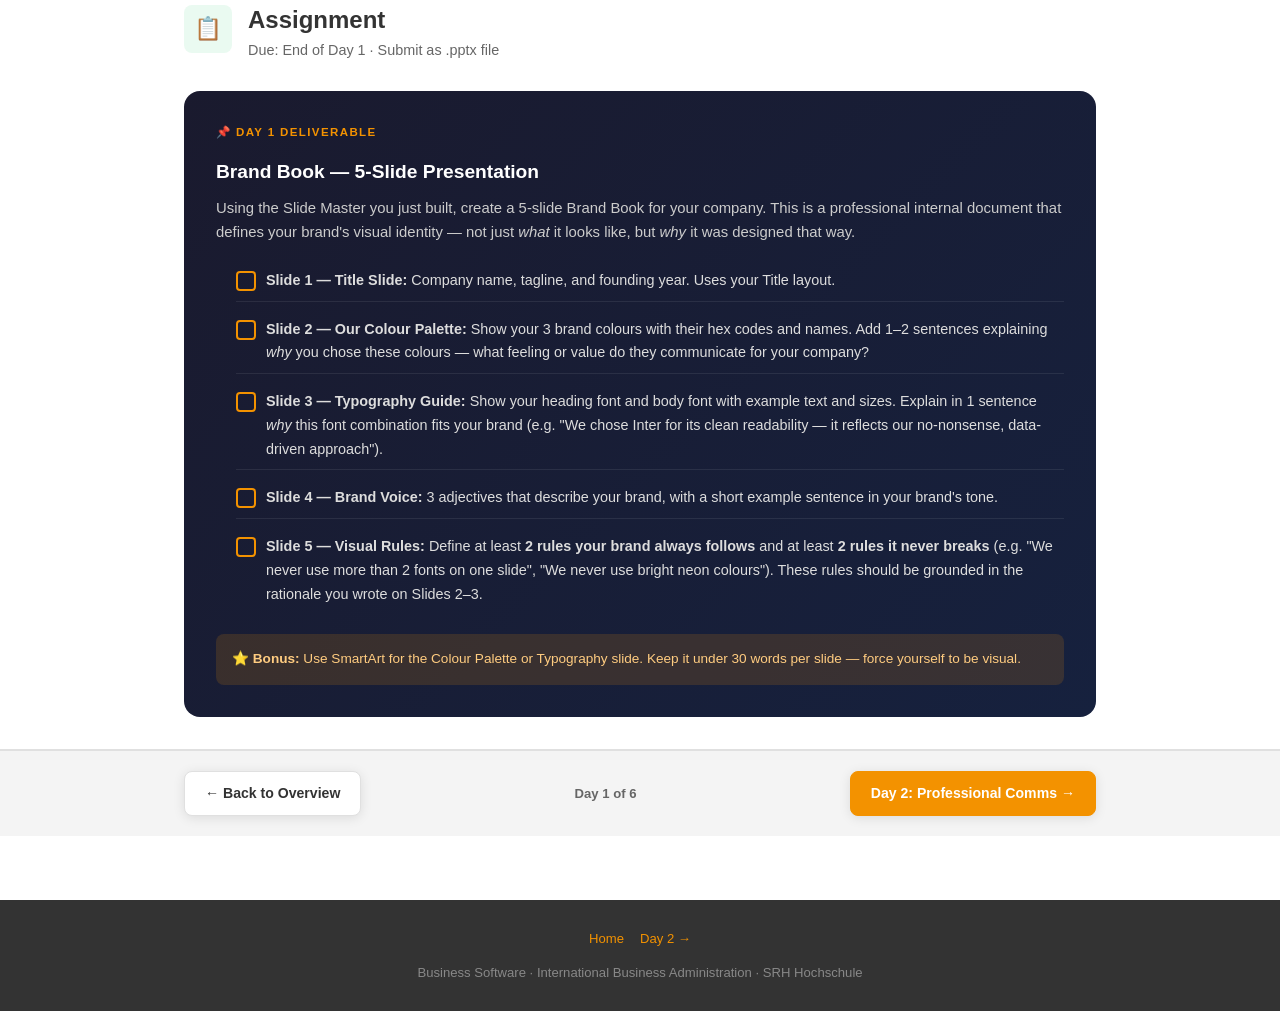
<file: content/day1.html>
<!DOCTYPE html>

<html lang="en">

<head>
        <meta charset="utf-8" />
        <meta content="width=device-width, initial-scale=1.0" name="viewport" />
        <title>Day 1 — Identity &amp; Vision | Business Software</title>
        <link href="../style.css" rel="stylesheet" />
</head>

<body>
        <!-- NAV -->
        <nav class="site-nav">
                <div class="nav-brand">
                        <div class="brand-dot"></div>Business Software · IBA
                </div>
                <ul class="nav-days">
                        <li><a class="home-link" href="../index.html">🏠</a></li>
                        <li><a class="active" href="day1.html">Day 1</a></li>
                        <li><a href="day2.html">Day 2</a></li>
                        <li><a href="day3.html">Day 3</a></li>
                        <li><a href="day4.html">Day 4</a></li>
                        <li><a href="day5.html">Day 5</a></li>
                        <li><a href="day6.html">Day 6</a></li>
                        <li><a href="day7.html">Day 7 🎤</a></li>
                </ul>
        </nav>
        <!-- HERO -->
        <header class="page-hero">
                <div class="day-label">Day 1 of 6</div>
                <h1>Identity &amp; Vision</h1>
                <p class="hero-sub">Your brand is a promise. Today you'll build the visual foundation of your startup —
                        and learn why consistency in PowerPoint is a superpower.</p>
                <div class="hero-meta">
                        <span><span class="icon">🕘</span> 09:30 – 17:00</span>
                        <span><span class="icon">🔧</span> Tool: MS PowerPoint</span>
                        <span><span class="icon">🎯</span> Outcome: Brand Book (5 slides)</span>
                </div>
        </header>
        <!-- AGENDA -->
        <div class="agenda-strip">
                <div class="container">
                        <table class="agenda-table">
                                <tbody>
                                        <tr>
                                                <td class="ag-time">09:30</td>
                                                <td class="ag-topic">Course Intro + Company Selection</td>
                                                <td class="ag-tag"><span
                                                                class="agenda-tag tag-discuss">Discussion</span></td>
                                        </tr>
                                        <tr>
                                                <td class="ag-time">10:15</td>
                                                <td class="ag-topic">What is a Brand? Theory</td>
                                                <td class="ag-tag"><span class="agenda-tag tag-theory">Theory</span>
                                                </td>
                                        </tr>
                                        <tr>
                                                <td class="ag-time">11:00</td>
                                                <td class="ag-topic">PowerPoint Slide Master — Live Demo</td>
                                                <td class="ag-tag"><span class="agenda-tag tag-theory">Theory</span>
                                                </td>
                                        </tr>
                                        <tr>
                                                <td class="ag-time">11:45</td>
                                                <td class="ag-topic">Hands-On: Build Your Slide Master</td>
                                                <td class="ag-tag"><span class="agenda-tag tag-handson">Hands-On</span>
                                                </td>
                                        </tr>
                                        <tr>
                                                <td class="ag-time">13:00</td>
                                                <td class="ag-topic">Lunch Break</td>
                                                <td class="ag-tag"><span class="agenda-tag tag-discuss">Break</span>
                                                </td>
                                        </tr>
                                        <tr>
                                                <td class="ag-time">14:00</td>
                                                <td class="ag-topic">AI Co-pilot: Gemini for Brand Ideation</td>
                                                <td class="ag-tag"><span class="agenda-tag tag-handson">Hands-On</span>
                                                </td>
                                        </tr>
                                        <tr>
                                                <td class="ag-time">15:00</td>
                                                <td class="ag-topic">Assignment: 5-Slide Brand Book</td>
                                                <td class="ag-tag"><span class="agenda-tag tag-assign">Assignment</span>
                                                </td>
                                        </tr>
                                        <tr>
                                                <td class="ag-time">16:30</td>
                                                <td class="ag-topic">Show &amp; Tell — Peer Review</td>
                                                <td class="ag-tag"><span
                                                                class="agenda-tag tag-discuss">Discussion</span></td>
                                        </tr>
                                </tbody>
                        </table>
                </div>
        </div>
        <!-- MAIN CONTENT -->
        <main>
                <!-- STORY -->
                <section class="course-section">
                        <div class="container">
                                <div class="section-header">
                                        <div class="section-icon icon-story">📖</div>
                                        <div class="section-header-text">
                                                <h2>The Story</h2>
                                                <p>Where we are in the journey</p>
                                        </div>
                                </div>
                                <div class="story-block">
                                        <div class="story-label">📍 Day 1 Context</div>
                                        <ul class="story-bullets">
                                                <li><span class="story-tag sit">📍 Situation</span> <span>You just
                                                                registered your business name. You have an idea, a
                                                                domain name, and a lot of energy. Your first investor
                                                                meeting is in three weeks.</span></li>
                                                <li><span class="story-tag chal">⚠️ Challenge</span> <span>When you walk
                                                                in, the first thing they see isn't your numbers — it's
                                                                your presentation. Fonts all over the place. Colours
                                                                inconsistent. The last slide looks like it was made by
                                                                someone else.</span></li>
                                                <li><span class="story-tag impact">📉 Business Impact</span> <span>Brand
                                                                inconsistency costs companies up to 23% in revenue. For
                                                                a startup, one unprofessional deck can mean losing a
                                                                client worth 10× your monthly revenue.</span></li>
                                                <li><span class="story-tag sol">💡 Today's Focus</span> <span><b>First
                                                                        impressions cost nothing to fix — if you build
                                                                        the right foundation from Day 1.</b> That's what
                                                                today is about.</span></li>
                                        </ul>



                                </div>
                                <div class="problem-card">
                                        <div class="problem-label">💡 The Business Problem</div>
                                        <h3>Why does visual inconsistency kill credibility?</h3>
                                        <p>Studies show that brand inconsistency costs companies up to 23% in revenue.
                                                For a small startup, one unprofessional deck can mean losing a client
                                                worth 10x your monthly revenue. The solution isn't talent — it's
                                                infrastructure.</p>
                                </div>
                        </div>
                </section>
                <!-- THEORY -->
                <section class="course-section">
                        <div class="container">
                                <div class="section-header">
                                        <div class="section-icon icon-theory">📚</div>
                                        <div class="section-header-text">
                                                <h2>Theory: Branding &amp; the Slide Master</h2>
                                                <p>The 20% that explains 80% of professional PowerPoint</p>
                                        </div>
                                </div>
                                <div class="grid-2">
                                        <div class="card card-orange">
                                                <h3>🎨 What is a Brand (in practice)?</h3>
                                                <p>A brand is not just a logo. It's a system of visual rules that makes
                                                        every document you produce instantly recognisable and
                                                        trustworthy.</p>
                                                <ul>
                                                        <li><b>Colour palette</b> — 2–3 colours, used
                                                                consistently</li>
                                                        <li><b>Typography</b> — 1–2 fonts, with clear
                                                                hierarchy (heading vs. body)</li>
                                                        <li><b>Logo placement</b> — same corner, same size,
                                                                every slide</li>
                                                        <li><b>Tone &amp; voice</b> — the feeling your text
                                                                creates</li>
                                                </ul>
                                        </div>
                                        <div class="card card-blue">
                                                <h3>🖥️ What is the Slide Master?</h3>
                                                <p>The Slide Master is a hidden "control room" inside PowerPoint. Any
                                                        change you make there applies to every slide in your deck —
                                                        automatically.</p>
                                                <ul>
                                                        <li>Set fonts once → all slides update</li>
                                                        <li>Set background → all slides update</li>
                                                        <li>Add logo → appears on every slide</li>
                                                        <li>Define layouts → ensure consistent structure</li>
                                                </ul>
                                        </div>
                                </div>
                                <div class="concept-grid">
                                        <div class="concept-card">
                                                <div class="concept-icon">🏗️</div>
                                                <h4>Master Slide</h4>
                                                <p>The top-level template — defines the rules for all layouts below it
                                                </p>
                                        </div>
                                        <div class="concept-card">
                                                <div class="concept-icon">📐</div>
                                                <h4>Layout Slides</h4>
                                                <p>Children of the Master — define specific page structures (Title,
                                                        Content, Blank)</p>
                                        </div>
                                        <div class="concept-card">
                                                <div class="concept-icon">📦</div>
                                                <h4>Placeholders</h4>
                                                <p>Predefined content zones — title, subtitle, body text, image areas
                                                </p>
                                        </div>
                                        <div class="concept-card">
                                                <div class="concept-icon">🎯</div>
                                                <h4>Theme Colours</h4>
                                                <p>A set of 10 coordinated colours that auto-fill charts, shapes, and
                                                        SmartArt</p>
                                        </div>
                                </div>
                                <div class="callout callout-orange">
                                        <span class="callout-icon">⚡</span>
                                        <div class="callout-body">
                                                <b>The 80/20 Insight</b>
                                                80% of wasted time in PowerPoint comes from people manually
                                                re-formatting slides. The Slide Master eliminates this. Set it
                                                up once →
                                                every new slide is already on-brand.
                                        </div>
                                </div>
                                <div class="card card-light">
                                        <h3>🧭 Slide Master Navigation</h3>
                                        <p>How to access the Slide Master in PowerPoint:</p>
                                        <div class="story-block">
                                                <span class="f-comment"># Access Slide Master</span><br />
                                                View tab → <span class="f-func">Slide Master</span><br /><br />
                                                <span class="f-comment"># The first (largest) thumbnail = Master
                                                        Slide</span><br />
                                                <span class="f-comment"># Smaller thumbnails below = Layout
                                                        slides</span><br /><br />
                                                <span class="f-comment"># To exit back to normal view:</span><br />
                                                Slide Master tab → <span class="f-func">Close Master View</span>
                                        </div>
                                </div>

                                <div class="grid-2">
                                        <div class="card card-blue">
                                                <h3>🎨 Colour Representation</h3>
                                                <p style="font-size:0.88rem; margin-bottom:14px;">Every colour on screen is defined by numbers. Three systems — all describing the <em>same</em> colour:</p>

                                                <!-- Live colour swatch -->
                                                <div style="background:#F39200; border-radius:8px; padding:14px 16px; margin-bottom:14px; display:flex; align-items:center; gap:14px;">
                                                        <div style="width:48px; height:48px; border-radius:6px; background:#F39200; border:3px solid rgba(255,255,255,0.5); flex-shrink:0;"></div>
                                                        <div style="font-size:0.82rem; color:#fff; line-height:1.9;">
                                                                <div><strong style="letter-spacing:0.04em;">HEX</strong> &nbsp;<code style="background:rgba(0,0,0,0.25); padding:2px 7px; border-radius:4px; font-size:0.9em;">#F39200</code></div>
                                                                <div><strong style="letter-spacing:0.04em;">RGB</strong> &nbsp;<code style="background:rgba(0,0,0,0.25); padding:2px 7px; border-radius:4px; font-size:0.9em;">R 243 · G 146 · B 0</code></div>
                                                                <div style="font-size:0.78rem; opacity:0.85; margin-top:2px;">← three ways to write the same orange</div>
                                                        </div>
                                                </div>

                                                <ul style="font-size:0.88rem; line-height:1.7;">
                                                        <li><strong>Hex</strong> — 6-digit code (#RRGGBB). First 2 = Red, middle 2 = Green, last 2 = Blue. The format designers and developers use — paste it directly into PowerPoint's colour picker.</li>
                                                        <li><strong>RGB</strong> — same colour as three 0–255 numbers. Both formats are interchangeable; use whichever the tool accepts.</li>
                                                        <li><strong>Theme colour grid</strong> — PowerPoint's 10-slot palette (2 Text/BG + 6 Accents + 2 Hyperlinks). <em>Always</em> set your brand colours here — every chart, shape, and SmartArt then uses your palette automatically.</li>
                                                </ul>
                                                <div class="formula-block" style="font-size:0.82rem; margin-top:10px;">
                                                        <span class="f-comment"># Set a theme colour in PowerPoint</span><br />
                                                        Slide Master → Colors → <span class="f-func">Customize Colors</span><br />
                                                        → Click Accent 1 → More Colors → <span class="f-func">Custom</span> tab → paste hex code
                                                </div>
                                        </div>

                                        <div class="card card-orange">
                                                <h3>🔤 Typography</h3>
                                                <p style="font-size:0.88rem; margin-bottom:14px;">Typography is the single biggest visual signal of professionalism. Four rules:</p>
                                                <ul style="font-size:0.88rem; line-height:1.8;">
                                                        <li>
                                                                <strong>Serif vs. Sans-serif</strong><br />
                                                                <span style="font-family:Georgia,serif; font-size:0.95em;">Serif</span> (Georgia, Times) → traditional, authoritative &nbsp;·&nbsp;
                                                                <span style="font-family:Calibri,Arial,sans-serif; font-size:0.95em;">Sans-serif</span> (Calibri, Montserrat) → modern, clean.<br />
                                                                For slides: sans-serif almost always wins.
                                                        </li>
                                                        <li>
                                                                <strong>Font pairing</strong> — use exactly <strong>2 fonts</strong>: one for headings, one for body. Never more.
                                                        </li>
                                                        <li>
                                                                <strong>Weight &amp; style</strong> — each tool has a job:<br />
                                                                <strong>Bold</strong> signals importance &nbsp;·&nbsp;
                                                                <em>Italic</em> signals emphasis &nbsp;·&nbsp;
                                                                <span style="text-transform:uppercase; letter-spacing:0.08em; font-size:0.85em;">All Caps</span> signals formality.<br />
                                                                <span style="font-size:0.82rem; opacity:0.8;">Use each sparingly — if everything is bold, nothing is.</span>
                                                        </li>
                                                        <li>
                                                                <strong>Size hierarchy</strong><br />
                                                                <span style="font-size:1.1em; font-weight:700;">Title 40pt</span> &nbsp;›&nbsp;
                                                                <span style="font-size:0.95em; font-weight:600;">Section 26pt</span> &nbsp;›&nbsp;
                                                                <span style="font-size:0.85em;">Body 18pt</span> &nbsp;›&nbsp;
                                                                <span style="font-size:0.75em; opacity:0.7;">Caption 12pt</span>
                                                        </li>
                                                </ul>
                                                <div class="callout callout-orange" style="margin-top:12px; padding:10px 12px;">
                                                        <span class="callout-icon" style="font-size:1rem;">💡</span>
                                                        <div class="callout-body" style="font-size:0.82rem;">
                                                                <strong>Free brand fonts:</strong> <a href="https://fonts.google.com" target="_blank" style="color:inherit;">fonts.google.com</a> — search by personality (e.g. "modern", "elegant"). Download the .ttf → install on Windows → appears in PowerPoint immediately.
                                                        </div>
                                                </div>
                                        </div>
                                </div>

                                <div class="card card-light">
                                        <h3>📦 Placeholder Types</h3>
                                        <p>Placeholders are the pre-defined content zones inside every Layout slide.
                                                They are what makes a Slide Master actually useful — content snaps into
                                                position automatically.</p>
                                        <div class="concept-grid" style="margin-top:14px;">
                                                <div class="concept-card">
                                                        <div class="concept-icon">📝</div>
                                                        <h4>Title</h4>
                                                        <p>The main heading zone. Usually top or centre of the slide.
                                                                Controlled by Slide Master → Title placeholder.</p>
                                                </div>
                                                <div class="concept-card">
                                                        <div class="concept-icon">📄</div>
                                                        <h4>Content</h4>
                                                        <p>Multi-purpose zone that accepts text, tables, charts, images,
                                                                or SmartArt. Click the icon inside to choose type.</p>
                                                </div>
                                                <div class="concept-card">
                                                        <div class="concept-icon">🖼️</div>
                                                        <h4>Picture</h4>
                                                        <p>Image-only zone with fixed position and size. Keeps your
                                                                layout intact even when different images are used.</p>
                                                </div>
                                                <div class="concept-card">
                                                        <div class="concept-icon">🔢</div>
                                                        <h4>Footer / Date / Slide №</h4>
                                                        <p>Auto-populating zones in the bottom bar. Set once in Insert →
                                                                Header &amp; Footer — applies to all slides.</p>
                                                </div>
                                        </div>
                                        <div class="formula-block" style="margin-top:12px; font-size:0.83rem;">
                                                <span class="f-comment"># Add a placeholder to a Layout
                                                        slide</span><br />
                                                Slide Master view → select a Layout slide → <span class="f-func">Insert
                                                        Placeholder</span> dropdown<br />
                                                → choose type (Content / Picture / Text / etc.) → draw the zone on the
                                                slide
                                        </div>
                                </div>

                        </div>
                </section>

                <!-- EXAMPLE: Brand Consistency -->
                <details class="example-block">
                        <summary>👁️ See Example: Brand Consistency — Consistent vs. Inconsistent Slide Deck <span
                                        class="ex-label">Example</span></summary>
                        <div class="example-content">
                                <p style="font-size:0.9rem;color:#666;margin-bottom:20px;">Same company. Same content.
                                        Completely different perception. Look at how brand consistency (or the lack of
                                        it) shapes professionalism.</p>
                                <div class="example-cols">
                                        <div class="ex-good">
                                                <span class="ex-verdict">✅ Consistent Deck</span>
                                                <h4>Nomad Bean — Brand Slide</h4>
                                                <div class="slide-mock">
                                                        <div class="slide-mock-bar" style="background:#3e2723;">NOMAD
                                                                BEAN &nbsp;·&nbsp; PITCH DECK 2025</div>
                                                        <div class="slide-mock-body">
                                                                <div
                                                                        style="font-size:1rem;font-weight:700;color:#3e2723;margin-bottom:4px;">
                                                                        Why We're Different</div>
                                                                <div
                                                                        style="font-size:0.78rem;color:#555;line-height:1.5;">
                                                                        Specialty coffee meets sustainable sourcing —
                                                                        every cup tells the origin story of the farm it
                                                                        came from.</div>
                                                                <div style="margin-top:10px;display:flex;gap:8px;">
                                                                        <span
                                                                                style="background:#3e2723;color:#fff;font-size:0.7rem;padding:3px 8px;border-radius:4px;">Mission</span>
                                                                        <span
                                                                                style="background:#efebe9;color:#3e2723;font-size:0.7rem;padding:3px 8px;border-radius:4px;border:1px solid #3e2723;">Vision</span>
                                                                        <span
                                                                                style="background:#efebe9;color:#3e2723;font-size:0.7rem;padding:3px 8px;border-radius:4px;border:1px solid #3e2723;">Values</span>
                                                                </div>
                                                        </div>
                                                </div>
                                                <ul style="margin-top:12px;">
                                                        <li>Same font throughout (one heading, one body)</li>
                                                        <li>Brand colours used in every element</li>
                                                        <li>Logo anchored to the same position on every slide</li>
                                                        <li>Slide Master handles it — zero manual work</li>
                                                </ul>
                                        </div>
                                        <div class="ex-bad">
                                                <span class="ex-verdict">❌ Inconsistent Deck</span>
                                                <h4>Nomad Bean — Same Slide, Broken</h4>
                                                <div class="slide-mock">
                                                        <div class="slide-mock-bar" style="background:#e74c3c;">slide 3
                                                                of 12</div>
                                                        <div class="slide-mock-body">
                                                                <div
                                                                        style="font-size:1.1rem;font-weight:700;color:#2980b9;font-family:Georgia,serif;margin-bottom:4px;">
                                                                        Why We're Different 🎉</div>
                                                                <div
                                                                        style="font-size:0.72rem;color:#888;font-family:'Courier New',monospace;line-height:1.4;">
                                                                        specialty coffee meets sustainable sourcing —
                                                                        every cup tells the origin story of the farm it
                                                                        came from.</div>
                                                                <div
                                                                        style="margin-top:10px;display:flex;gap:8px;flex-wrap:wrap;">
                                                                        <span
                                                                                style="background:lime;color:black;font-size:0.7rem;padding:3px 8px;border-radius:0;">MISSION</span>
                                                                        <span
                                                                                style="background:yellow;color:black;font-size:0.7rem;padding:3px 8px;border-radius:20px;">Vision</span>
                                                                        <span
                                                                                style="background:hotpink;color:#fff;font-size:0.7rem;padding:3px 8px;border-radius:4px;">values</span>
                                                                </div>
                                                        </div>
                                                </div>
                                                <ul style="margin-top:12px;">
                                                        <li>3 different fonts on a single slide</li>
                                                        <li>Random colours — none match the brand</li>
                                                        <li>Title bar uses a completely different colour</li>
                                                        <li>Every slide was formatted manually → hours wasted</li>
                                                </ul>
                                        </div>
                                </div>
                                <p
                                        style="margin-top:18px;font-size:0.85rem;background:#fff8ee;padding:10px 14px;border-left:3px solid var(--srh-orange);border-radius:4px;">
                                        <b>Takeaway:</b> Your audience makes a subconscious quality judgement
                                        in under 3 seconds. The Slide Master is what keeps the left column
                                        looking
                                        effortless.
                                </p>
                        </div>
                </details>

                <!-- CHARTS & SMARTART -->
                <section class="course-section">
                        <div class="container">
                                <div class="section-header">
                                        <div class="section-icon icon-theory">📚</div>
                                        <div class="section-header-text">
                                                <h2>Charts &amp; SmartArt in PowerPoint</h2>
                                                <p>Turn numbers and structures into visuals — without leaving PowerPoint
                                                </p>
                                        </div>
                                </div>
                                <div class="grid-2">
                                        <div class="card card-green">
                                                <h3>📊 Inserting Charts</h3>
                                                <p>PowerPoint has a built-in chart editor. You don't need Excel — just
                                                        go to <b>Insert → Chart</b>, pick a type, and edit the
                                                        sample data directly in the pop-up spreadsheet.</p>
                                                <ul>
                                                        <li><b>Column / Bar</b> — compare values across categories
                                                                (e.g. revenue by product line)</li>
                                                        <li><b>Line</b> — show a trend over time (e.g. subscriber
                                                                growth month by month)</li>
                                                        <li><b>Pie / Doughnut</b> — show part-of-whole (e.g.
                                                                revenue split by tier). Use sparingly — only
                                                                when you have 2–4 slices and the percentages
                                                                matter</li>
                                                        <li><b>Combo</b> — two chart types on one axis (e.g. bars
                                                                for revenue + line for margin %)</li>
                                                </ul>
                                                <div class="formula-block" style="font-size:0.82rem; margin-top:10px;">
                                                        <span class="f-comment"># Insert a chart</span><br />
                                                        Insert → <span class="f-func">Chart</span> → choose type → edit
                                                        data in pop-up grid<br /><br />
                                                        <span class="f-comment"># Apply brand colours to
                                                                chart</span><br />
                                                        Click chart → Chart Design → <span class="f-func">Change
                                                                Colors</span> → pick your theme palette
                                                </div>
                                        </div>
                                        <div class="card card-orange">
                                                <h3>🧩 SmartArt</h3>
                                                <p>SmartArt converts a plain bullet list into a professional diagram —
                                                        process flows, hierarchies, cycles, and more — in a few clicks.
                                                </p>
                                                <ul>
                                                        <li><b>List</b> — visual bullet points with icons or colour
                                                                blocks</li>
                                                        <li><b>Process</b> — left-to-right steps (e.g. onboarding
                                                                flow, supply chain)</li>
                                                        <li><b>Cycle</b> — circular flow showing repeating stages
                                                                (e.g. feedback loop)</li>
                                                        <li><b>Hierarchy</b> — org chart or decision tree</li>
                                                        <li><b>Relationship</b> — Venn diagrams, opposing ideas
                                                        </li>
                                                </ul>
                                                <div class="formula-block" style="font-size:0.82rem; margin-top:10px;">
                                                        <span class="f-comment"># Insert SmartArt</span><br />
                                                        Insert → <span class="f-func">SmartArt</span> → pick category +
                                                        layout → type text<br /><br />
                                                        <span class="f-comment"># Convert existing bullet list to
                                                                SmartArt</span><br />
                                                        Right-click text box → <span class="f-func">Convert to
                                                                SmartArt</span>
                                                </div>
                                        </div>
                                </div>
                                <div class="callout callout-orange">
                                        <span class="callout-icon">💡</span>
                                        <div class="callout-body">
                                                <b>When to use which</b>
                                                Use a <b>chart</b> when you have numbers to show. Use
                                                <b>SmartArt</b> when you have a structure or
                                                process to explain. Use a <b>plain bullet
                                                        list</b> only when neither applies
                                                — most bullet lists are actually better
                                                as SmartArt.
                                        </div>
                                </div>
                        </div>
                </section>

                <!-- HANDS-ON -->
                <section class="course-section">
                        <div class="container">
                                <div class="section-header">
                                        <div class="section-icon icon-hands">🛠️</div>
                                        <div class="section-header-text">
                                                <h2>Hands-On: Build Your Slide Master</h2>
                                                <p>~45 minutes · Work in pairs, deliver solo</p>
                                        </div>
                                </div>
                                <div class="callout callout-blue">
                                        <span class="callout-icon">🤖</span>
                                        <div class="callout-body">
                                                <b>Gemini AI Co-pilot Moment</b>
                                                Open Gemini and ask: <em>"I'm building a brand for [your company
                                                        name].
                                                        Suggest a professional colour palette (3 colours as hex
                                                        codes)
                                                        and 2 Google Fonts that match the brand
                                                        personality."</em> Use
                                                its suggestions as your starting point — but you decide the
                                                final
                                                design.
                                        </div>
                                </div>
                                <div class="card">
                                        <h3>Step-by-Step Guide</h3>
                                        <ol class="steps">
                                                <li>Open a blank PowerPoint presentation. Save it as
                                                        [CompanyName]_Template.pptx
                                                </li>
                                                <li>Go to View → Slide Master. Click the first (top) thumbnail —
                                                        this is your Master Slide.</li>
                                                <li>Open Slide Master → Fonts. Create a custom font set: choose
                                                        one font for Headings, one for Body text.</li>
                                                <li>Open Slide Master → Colors. Create a custom theme: set your
                                                        brand's primary, secondary, and accent colours.</li>
                                                <li>Insert your company name as a text box in the footer area of
                                                        the Master Slide. This will appear on every slide.</li>
                                                <li>Add a colour bar or shape to the Master Slide that reinforces
                                                        your brand (e.g., an orange bottom strip).</li>
                                                <li>Click on the Title layout thumbnail. Customise the title
                                                        slide — larger logo area, full-bleed background option.</li>
                                                <li>Click on the Content layout thumbnail. Ensure the body
                                                        placeholder font matches your brand font.</li>
                                                <li>Close Master View. Create 3 test slides using different layouts. Do
                                                        they all look consistent?</li>
                                        </ol>
                                </div>
                                <div class="callout callout-green">
                                        <span class="callout-icon">✅</span>
                                        <div class="callout-body">
                                                <b>Quality Check</b>
                                                Create a new slide. Without touching any formatting, it should
                                                already
                                                have your brand fonts, colours, and footer. If it does — your
                                                Slide
                                                Master is working correctly.
                                        </div>
                                </div>
                        </div>
                </section>
                <!-- ASSIGNMENT -->
                <section class="course-section" style="border-bottom:none;">
                        <div class="container">
                                <div class="section-header">
                                        <div class="section-icon icon-assign">📋</div>
                                        <div class="section-header-text">
                                                <h2>Assignment</h2>
                                                <p>Due: End of Day 1 · Submit as .pptx file</p>
                                        </div>
                                </div>
                                <div class="assignment-box">
                                        <div class="assign-label">📌 Day 1 Deliverable</div>
                                        <h3>Brand Book — 5-Slide Presentation</h3>
                                        <p>Using the Slide Master you just built, create a 5-slide Brand Book for your
                                                company. This is a professional internal document that defines your
                                                brand's visual identity — not just <em>what</em> it looks like, but
                                                <em>why</em> it was designed that way.
                                        </p>
                                        <ul class="deliverable-list">
                                                <li>
                                                        <div class="check"></div><span><strong>Slide 1 — Title Slide:</strong> Company name, tagline, and founding year. Uses your Title layout.</span></li>
                                                <li>
                                                        <div class="check"></div><span><strong>Slide 2 — Our Colour Palette:</strong> Show your 3 brand colours with their hex codes and names. Add 1–2 sentences explaining <em>why</em> you chose these colours — what feeling or value do they communicate for your company?</span></li>
                                                <li>
                                                        <div class="check"></div><span><strong>Slide 3 — Typography Guide:</strong> Show your heading font and body font with example text and sizes. Explain in 1 sentence <em>why</em> this font combination fits your brand (e.g. "We chose Inter for its clean readability — it reflects our no-nonsense, data-driven approach").</span></li>
                                                <li>
                                                        <div class="check"></div><span><strong>Slide 4 — Brand Voice:</strong> 3 adjectives that describe your brand, with a short example sentence in your brand's tone.</span></li>
                                                <li>
                                                        <div class="check"></div><span><strong>Slide 5 — Visual Rules:</strong> Define at least <strong>2 rules your brand always follows</strong> and at least <strong>2 rules it never breaks</strong> (e.g. "We never use more than 2 fonts on one slide", "We never use bright neon colours"). These rules should be grounded in the rationale you wrote on Slides 2–3.</span></li>
                                        </ul>
                                        <div
                                                style="margin-top:20px; padding:14px 16px; background:rgba(243,146,0,0.15); border-radius:var(--radius); font-size:0.85rem; color:#ffcc80;">
                                                <b>⭐ Bonus:</b> Use SmartArt for the Colour Palette or
                                                Typography slide. Keep it under 30 words per slide — force
                                                yourself to
                                                be visual.
                                        </div>
                                </div>
                        </div>
                </section>
        </main>
        <!-- DAY NAV -->
        <div class="day-nav">
                <div class="day-nav-inner">
                        <a class="day-nav-btn" href="../index.html">← Back to Overview</a>
                        <div style="font-size:0.82rem; color:var(--srh-mid); font-weight:600;">Day 1 of 6</div>
                        <a class="day-nav-btn primary" href="day2.html">Day 2: Professional Comms →</a>
                </div>
        </div>
        <!-- FOOTER -->
        <footer class="site-footer">
                <div class="footer-nav">
                        <a href="../index.html">Home</a>
                        <a href="day2.html">Day 2 →</a>
                </div>
                <p>Business Software · International Business Administration · SRH Hochschule</p>
        </footer>
</body>

</html>
</file>
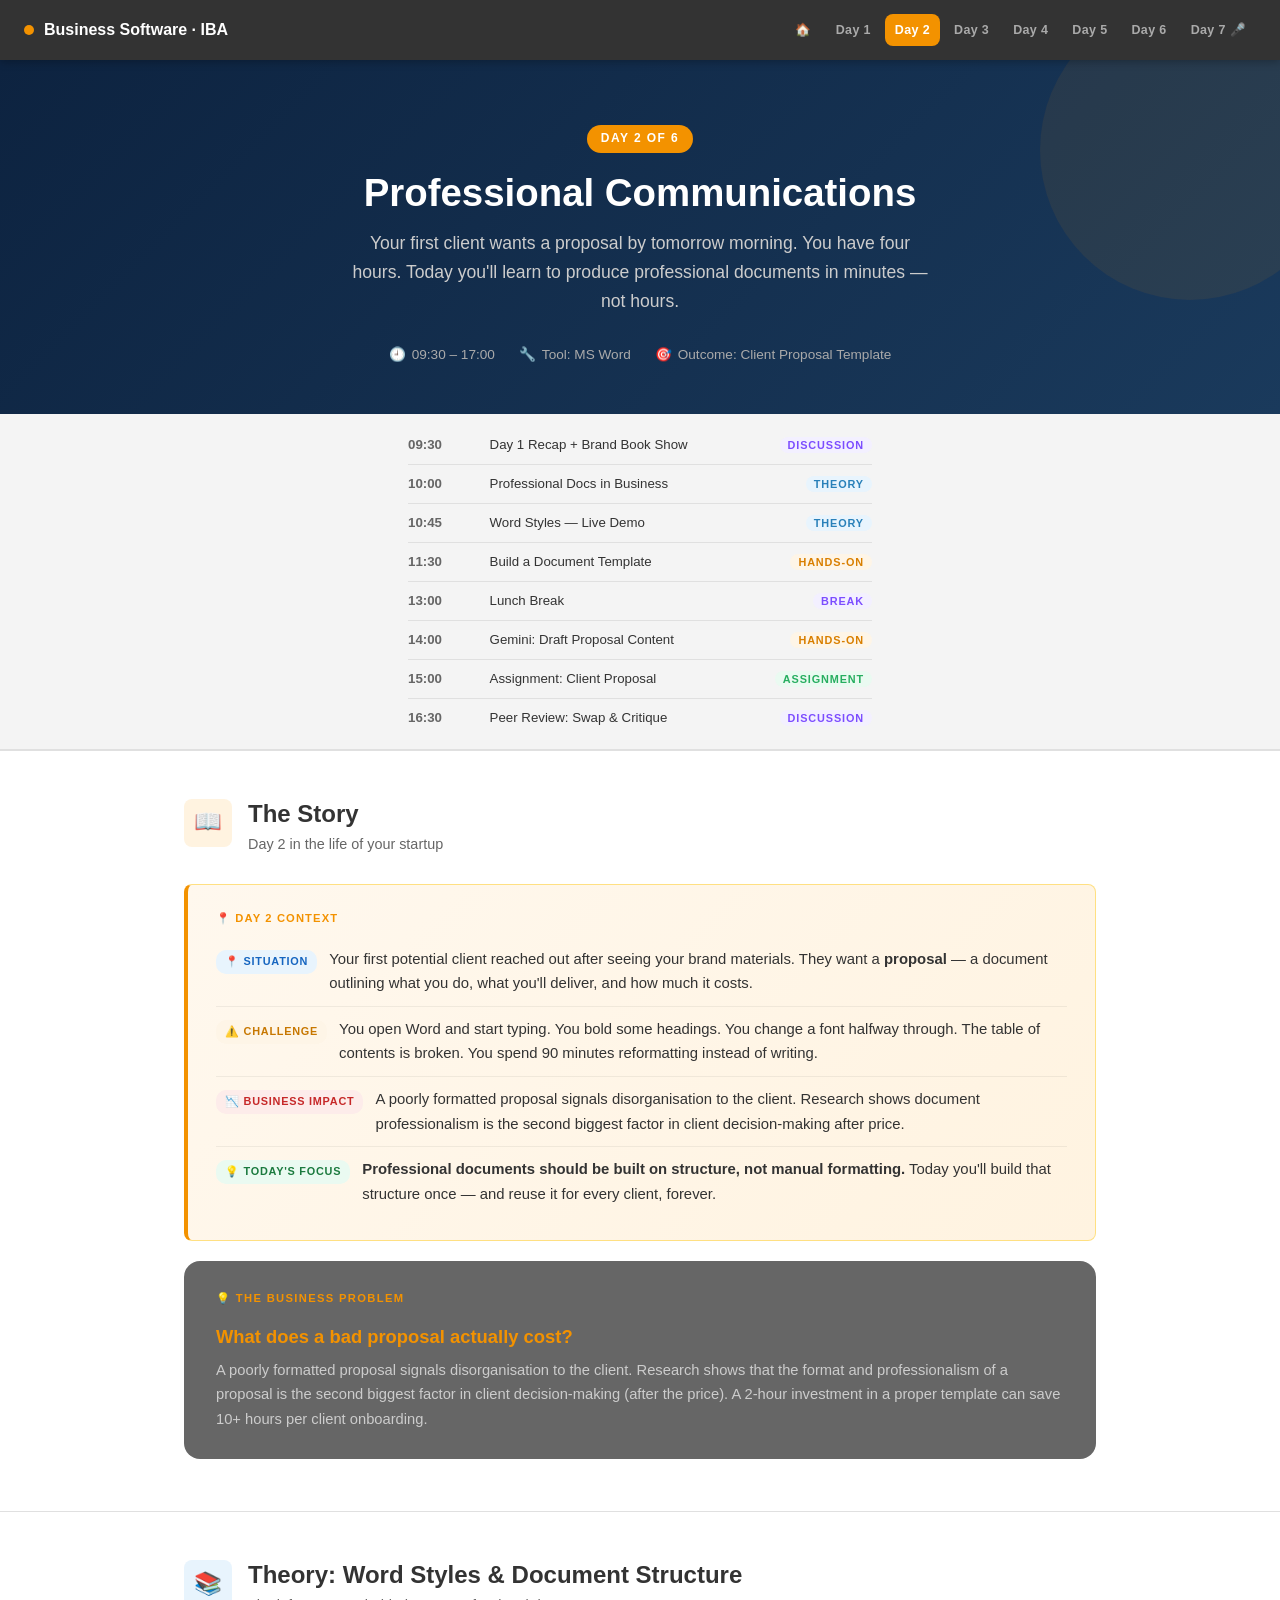
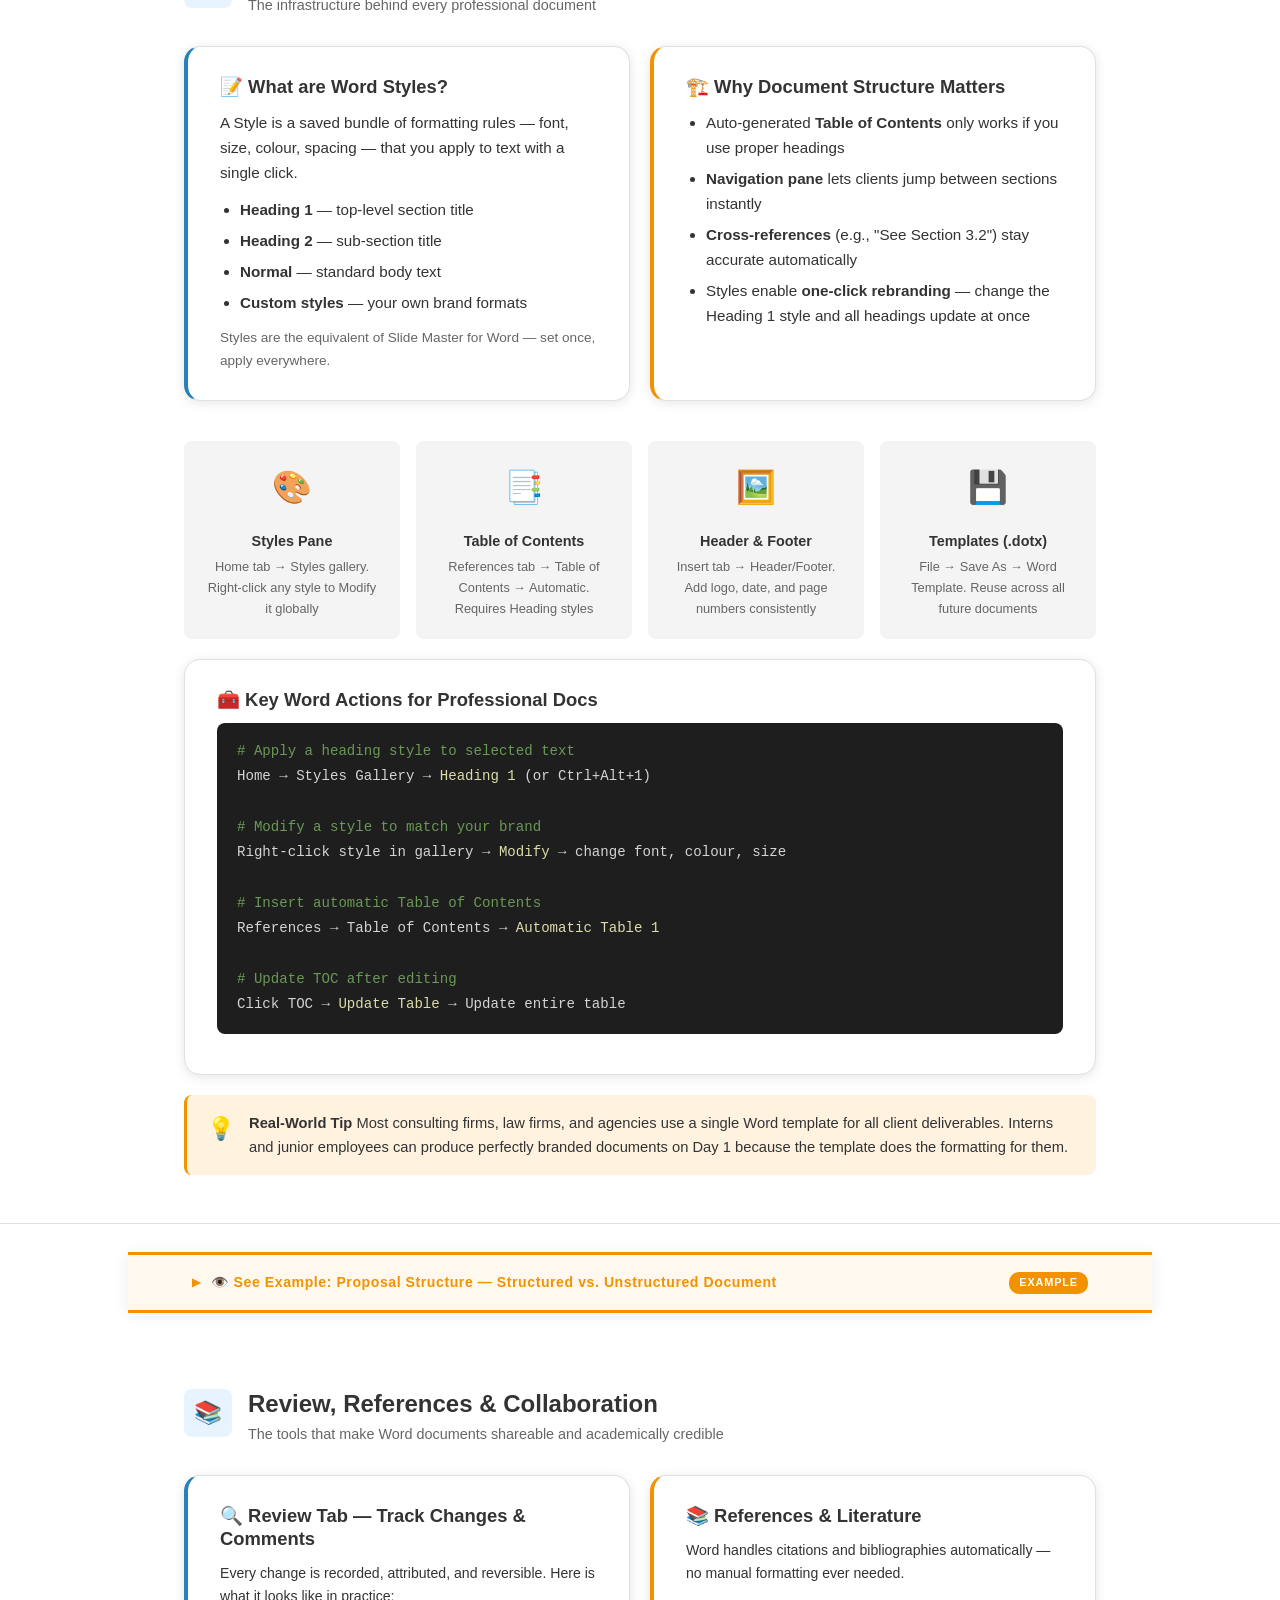
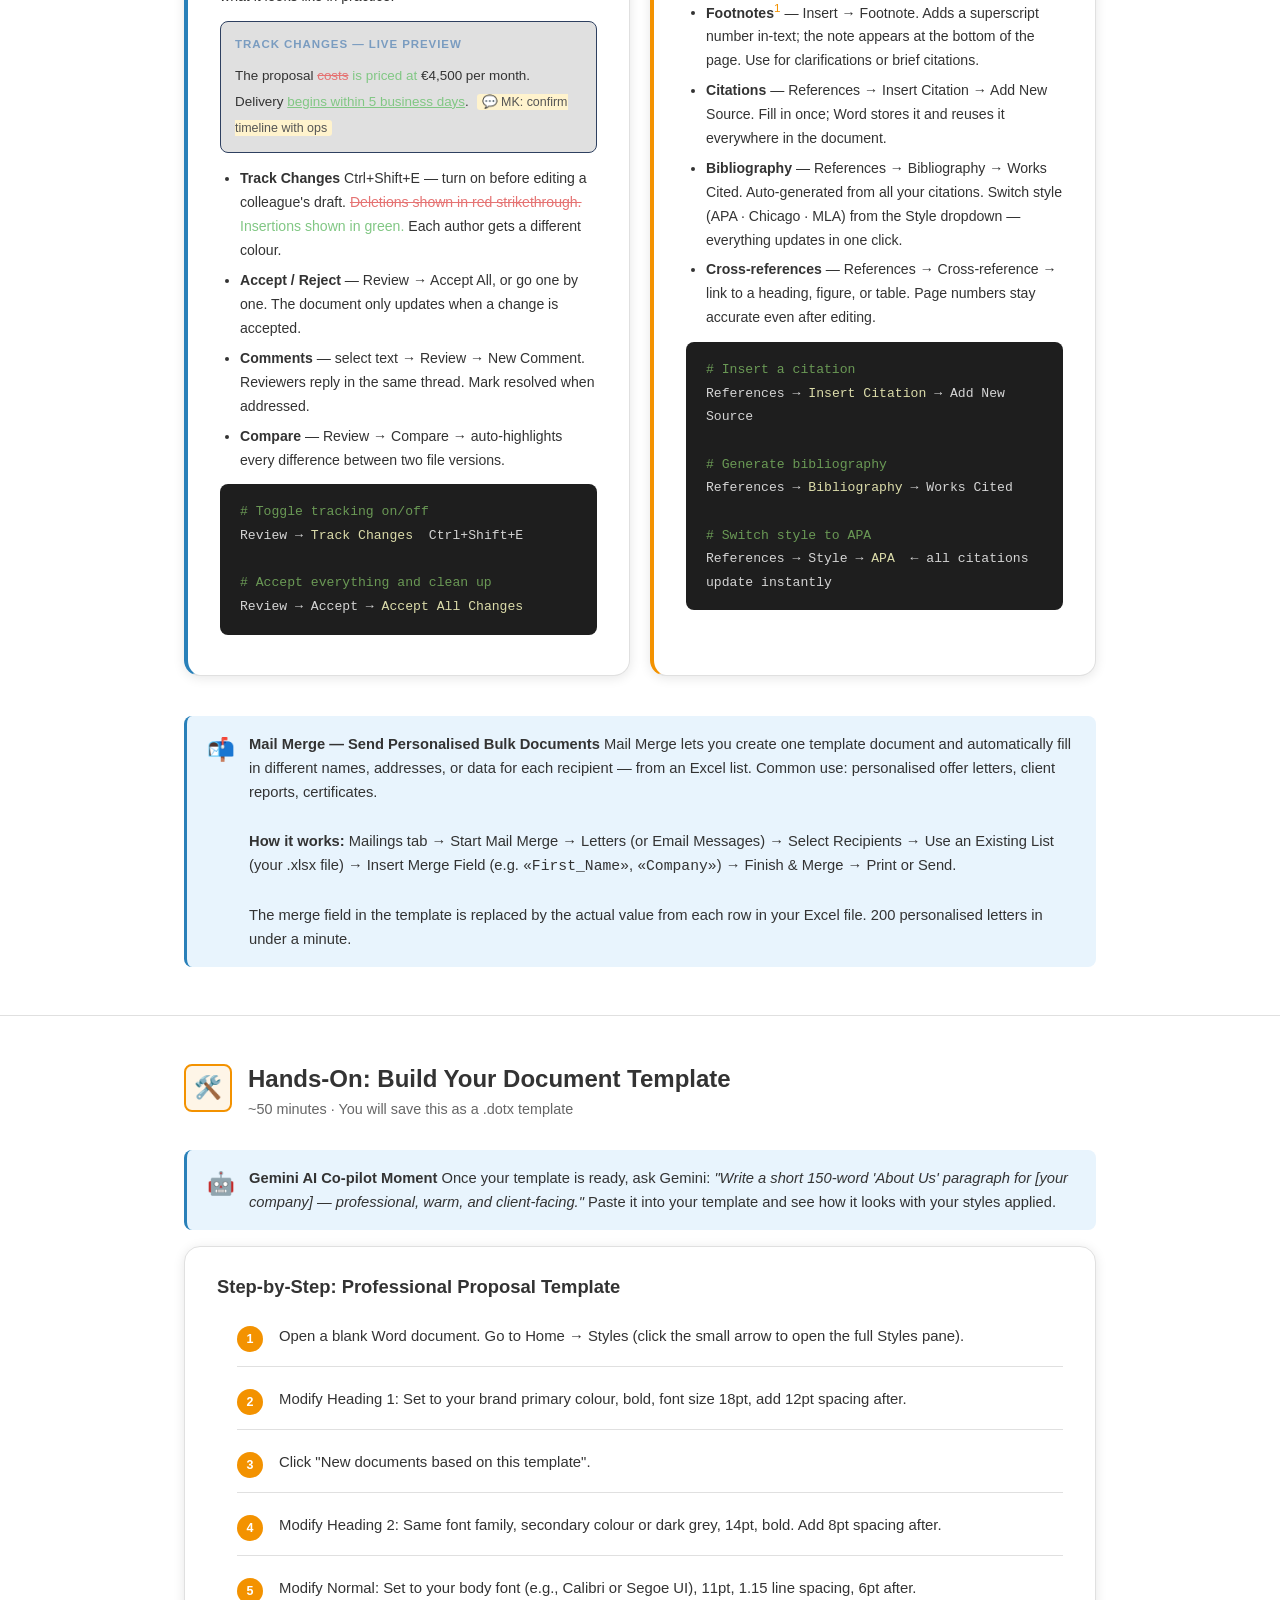
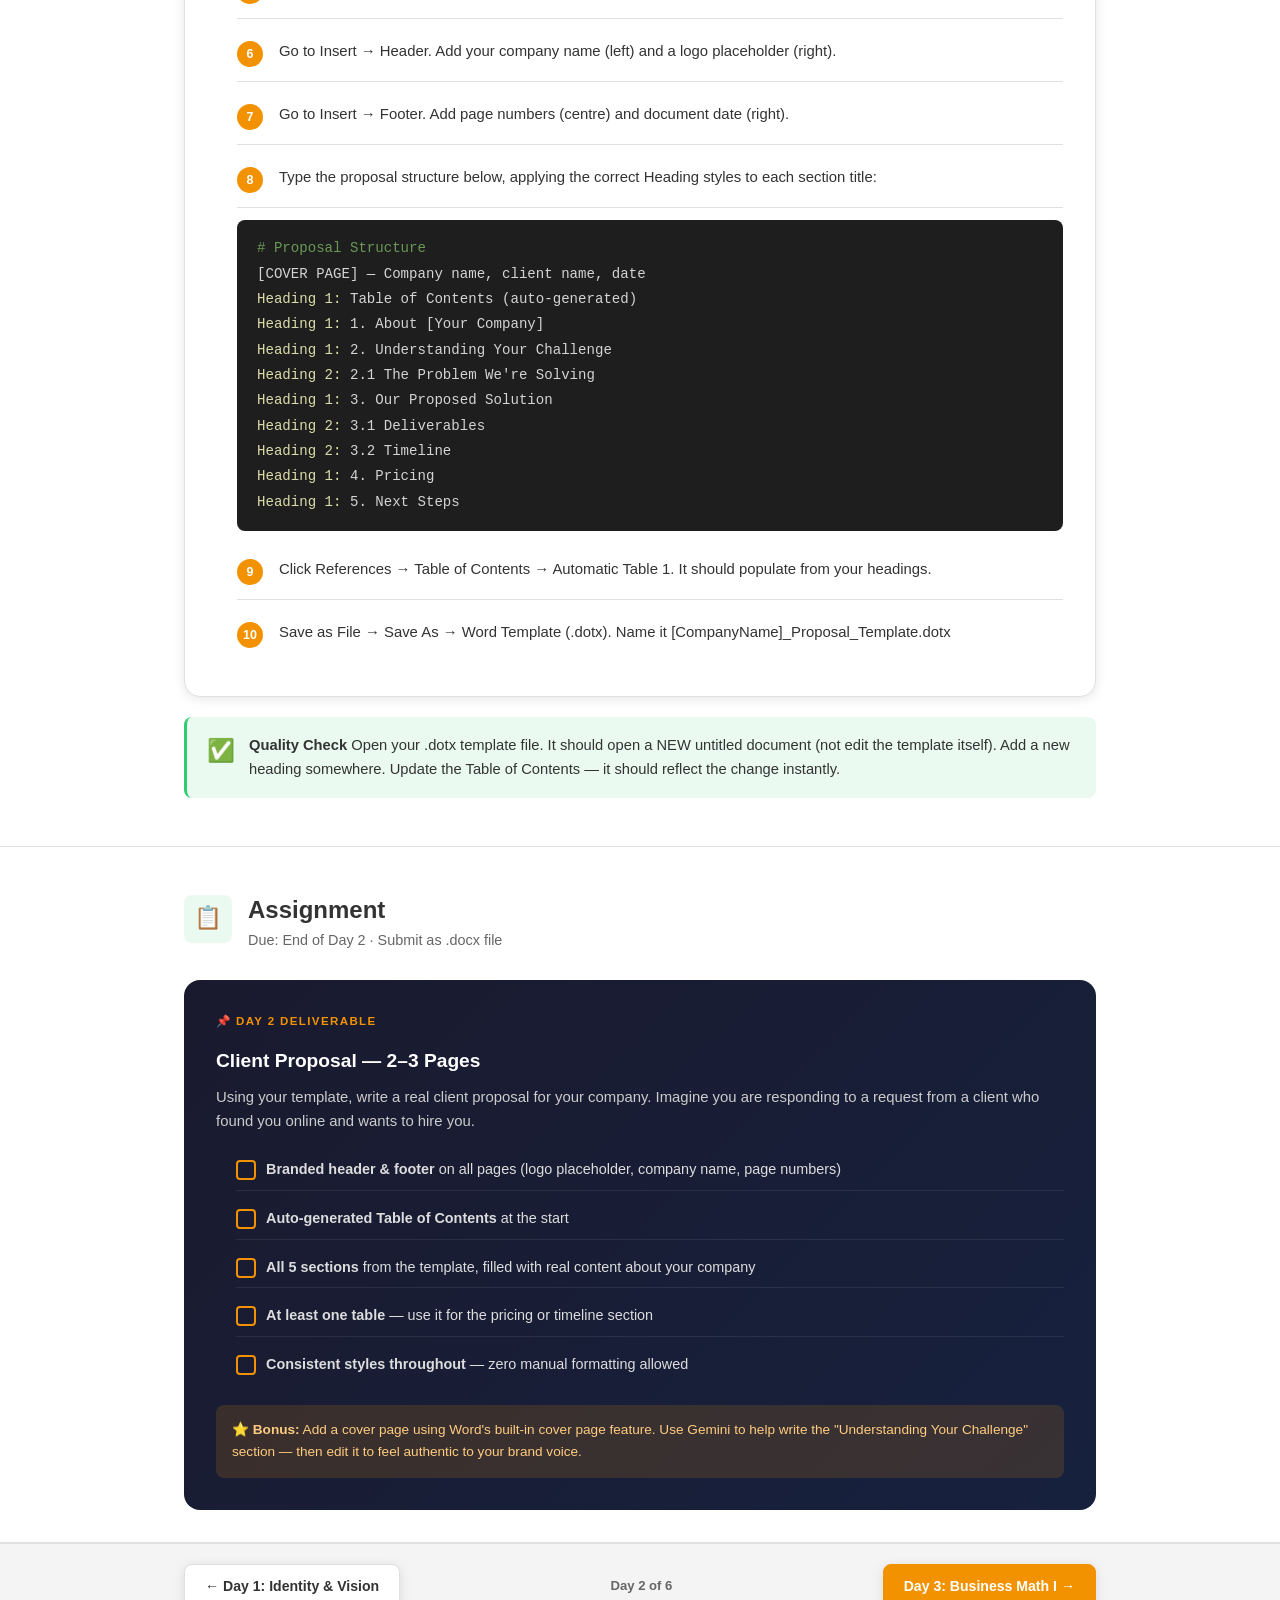
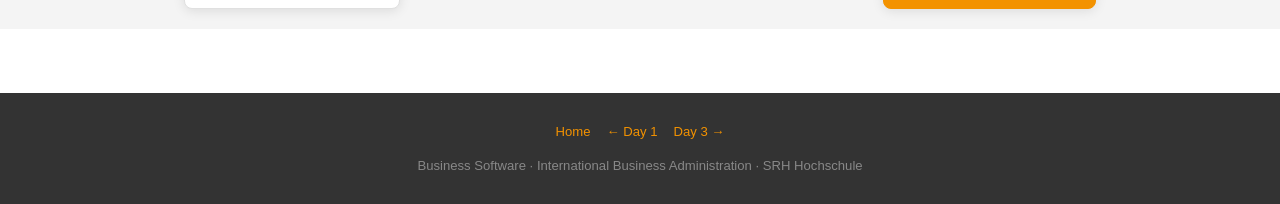
<file: content/day2.html>
<!DOCTYPE html>

<html lang="en">

<head>
        <meta charset="utf-8" />
        <meta content="width=device-width, initial-scale=1.0" name="viewport" />
        <title>Day 2 — Professional Communications | Business Software</title>
        <link href="../style.css" rel="stylesheet" />
</head>

<body>
        <!-- NAV -->
        <nav class="site-nav">
                <div class="nav-brand">
                        <div class="brand-dot"></div>Business Software · IBA
                </div>
                <ul class="nav-days">
                        <li><a class="home-link" href="../index.html">🏠</a></li>
                        <li><a href="day1.html">Day 1</a></li>
                        <li><a class="active" href="day2.html">Day 2</a></li>
                        <li><a href="day3.html">Day 3</a></li>
                        <li><a href="day4.html">Day 4</a></li>
                        <li><a href="day5.html">Day 5</a></li>
                        <li><a href="day6.html">Day 6</a></li>
                        <li><a href="day7.html">Day 7 🎤</a></li>
                </ul>
        </nav>
        <!-- HERO -->
        <header class="page-hero" style="background: linear-gradient(135deg, #0d2340 0%, #1a3a5c 100%);">
                <div class="day-label">Day 2 of 6</div>
                <h1>Professional Communications</h1>
                <p class="hero-sub">Your first client wants a proposal by tomorrow morning. You have four hours. Today
                        you'll learn to produce professional documents in minutes — not hours.</p>
                <div class="hero-meta">
                        <span><span class="icon">🕘</span> 09:30 – 17:00</span>
                        <span><span class="icon">🔧</span> Tool: MS Word</span>
                        <span><span class="icon">🎯</span> Outcome: Client Proposal Template</span>
                </div>
        </header>
        <!-- AGENDA -->
        <div class="agenda-strip">
                <div class="container">
                        <table class="agenda-table">
                                <tbody>
                                        <tr>
                                                <td class="ag-time">09:30</td>
                                                <td class="ag-topic">Day 1 Recap + Brand Book Show</td>
                                                <td class="ag-tag"><span
                                                                class="agenda-tag tag-discuss">Discussion</span></td>
                                        </tr>
                                        <tr>
                                                <td class="ag-time">10:00</td>
                                                <td class="ag-topic">Professional Docs in Business</td>
                                                <td class="ag-tag"><span class="agenda-tag tag-theory">Theory</span>
                                                </td>
                                        </tr>
                                        <tr>
                                                <td class="ag-time">10:45</td>
                                                <td class="ag-topic">Word Styles — Live Demo</td>
                                                <td class="ag-tag"><span class="agenda-tag tag-theory">Theory</span>
                                                </td>
                                        </tr>
                                        <tr>
                                                <td class="ag-time">11:30</td>
                                                <td class="ag-topic">Build a Document Template</td>
                                                <td class="ag-tag"><span class="agenda-tag tag-handson">Hands-On</span>
                                                </td>
                                        </tr>
                                        <tr>
                                                <td class="ag-time">13:00</td>
                                                <td class="ag-topic">Lunch Break</td>
                                                <td class="ag-tag"><span class="agenda-tag tag-discuss">Break</span>
                                                </td>
                                        </tr>
                                        <tr>
                                                <td class="ag-time">14:00</td>
                                                <td class="ag-topic">Gemini: Draft Proposal Content</td>
                                                <td class="ag-tag"><span class="agenda-tag tag-handson">Hands-On</span>
                                                </td>
                                        </tr>
                                        <tr>
                                                <td class="ag-time">15:00</td>
                                                <td class="ag-topic">Assignment: Client Proposal</td>
                                                <td class="ag-tag"><span class="agenda-tag tag-assign">Assignment</span>
                                                </td>
                                        </tr>
                                        <tr>
                                                <td class="ag-time">16:30</td>
                                                <td class="ag-topic">Peer Review: Swap &amp; Critique</td>
                                                <td class="ag-tag"><span
                                                                class="agenda-tag tag-discuss">Discussion</span></td>
                                        </tr>
                                </tbody>
                        </table>
                </div>
        </div>
        <!-- MAIN -->
        <main>
                <!-- STORY -->
                <section class="course-section">
                        <div class="container">
                                <div class="section-header">
                                        <div class="section-icon icon-story">📖</div>
                                        <div class="section-header-text">
                                                <h2>The Story</h2>
                                                <p>Day 2 in the life of your startup</p>
                                        </div>
                                </div>
                                <div class="story-block">
                                        <div class="story-label">📍 Day 2 Context</div>
                                        <ul class="story-bullets">
                                                <li><span class="story-tag sit">📍 Situation</span> <span>Your first
                                                                potential client reached out after seeing your brand
                                                                materials. They want a <b>proposal</b> — a document
                                                                outlining what you do, what you'll deliver, and how much
                                                                it costs.</span></li>
                                                <li><span class="story-tag chal">⚠️ Challenge</span> <span>You open Word
                                                                and start typing. You bold some headings. You change a
                                                                font halfway through. The table of contents is broken.
                                                                You spend 90 minutes reformatting instead of
                                                                writing.</span></li>
                                                <li><span class="story-tag impact">📉 Business Impact</span> <span>A
                                                                poorly formatted proposal signals disorganisation to the
                                                                client. Research shows document professionalism is the
                                                                second biggest factor in client decision-making after
                                                                price.</span></li>
                                                <li><span class="story-tag sol">💡 Today's Focus</span>
                                                        <span><b>Professional documents should be built on structure,
                                                                        not manual formatting.</b> Today you'll build
                                                                that structure once — and reuse it for every client,
                                                                forever.</span>
                                                </li>
                                        </ul>



                                </div>
                                <div class="problem-card">
                                        <div class="problem-label">💡 The Business Problem</div>
                                        <h3>What does a bad proposal actually cost?</h3>
                                        <p>A poorly formatted proposal signals disorganisation to the client. Research
                                                shows that the format and professionalism of a proposal is the second
                                                biggest factor in client decision-making (after the price). A 2-hour
                                                investment in a proper template can save 10+ hours per client
                                                onboarding.</p>
                                </div>
                        </div>
                </section>
                <!-- THEORY -->
                <section class="course-section">
                        <div class="container">
                                <div class="section-header">
                                        <div class="section-icon icon-theory">📚</div>
                                        <div class="section-header-text">
                                                <h2>Theory: Word Styles &amp; Document Structure</h2>
                                                <p>The infrastructure behind every professional document</p>
                                        </div>
                                </div>
                                <div class="grid-2">
                                        <div class="card card-blue">
                                                <h3>📝 What are Word Styles?</h3>
                                                <p>A Style is a saved bundle of formatting rules — font, size, colour,
                                                        spacing — that you apply to text with a single click.</p>
                                                <ul>
                                                        <li><b>Heading 1</b> — top-level section title</li>
                                                        <li><b>Heading 2</b> — sub-section title</li>
                                                        <li><b>Normal</b> — standard body text</li>
                                                        <li><b>Custom styles</b> — your own brand formats</li>
                                                </ul>
                                                <div style="margin-top:12px; font-size:0.85rem; color:var(--srh-mid);">
                                                        Styles are the equivalent of Slide Master for Word — set once,
                                                        apply everywhere.</div>
                                        </div>
                                        <div class="card card-orange">
                                                <h3>🏗️ Why Document Structure Matters</h3>
                                                <ul>
                                                        <li>Auto-generated <b>Table of Contents</b> only works
                                                                if you use proper headings</li>
                                                        <li><b>Navigation pane</b> lets clients jump between
                                                                sections instantly</li>
                                                        <li><b>Cross-references</b> (e.g., "See Section 3.2")
                                                                stay accurate automatically</li>
                                                        <li>Styles enable <b>one-click rebranding</b> — change
                                                                the Heading 1 style and all headings update at
                                                                once</li>
                                                </ul>
                                        </div>
                                </div>
                                <div class="concept-grid">
                                        <div class="concept-card">
                                                <div class="concept-icon">🎨</div>
                                                <h4>Styles Pane</h4>
                                                <p>Home tab → Styles gallery. Right-click any style to Modify it
                                                        globally</p>
                                        </div>
                                        <div class="concept-card">
                                                <div class="concept-icon">📑</div>
                                                <h4>Table of Contents</h4>
                                                <p>References tab → Table of Contents → Automatic. Requires Heading
                                                        styles</p>
                                        </div>
                                        <div class="concept-card">
                                                <div class="concept-icon">🖼️</div>
                                                <h4>Header &amp; Footer</h4>
                                                <p>Insert tab → Header/Footer. Add logo, date, and page numbers
                                                        consistently</p>
                                        </div>
                                        <div class="concept-card">
                                                <div class="concept-icon">💾</div>
                                                <h4>Templates (.dotx)</h4>
                                                <p>File → Save As → Word Template. Reuse across all future documents</p>
                                        </div>
                                </div>
                                <div class="card card-light">
                                        <h3>🧰 Key Word Actions for Professional Docs</h3>
                                        <div class="formula-block">
                                                <span class="f-comment"># Apply a heading style to selected
                                                        text</span><br />
                                                Home → Styles Gallery → <span class="f-func">Heading 1</span> (or
                                                Ctrl+Alt+1)<br /><br />
                                                <span class="f-comment"># Modify a style to match your
                                                        brand</span><br />
                                                Right-click style in gallery → <span class="f-func">Modify</span> →
                                                change font, colour, size<br /><br />
                                                <span class="f-comment"># Insert automatic Table of
                                                        Contents</span><br />
                                                References → Table of Contents → <span class="f-func">Automatic Table
                                                        1</span><br /><br />
                                                <span class="f-comment"># Update TOC after editing</span><br />
                                                Click TOC → <span class="f-func">Update Table</span> → Update entire
                                                table
                                        </div>
                                </div>
                                <div class="callout callout-orange">
                                        <span class="callout-icon">💡</span>
                                        <div class="callout-body">
                                                <b>Real-World Tip</b>
                                                Most consulting firms, law firms, and agencies use a single Word
                                                template for all client deliverables. Interns and junior
                                                employees can
                                                produce perfectly branded documents on Day 1 because the
                                                template does
                                                the formatting for them.
                                        </div>
                                </div>
                        </div>
                </section>

                <!-- EXAMPLE: Proposal Structure -->
                <details class="example-block">
                        <summary>👁️ See Example: Proposal Structure — Structured vs. Unstructured Document <span
                                        class="ex-label">Example</span></summary>
                        <div class="example-content">
                                <p style="font-size:0.9rem;color:#666;margin-bottom:20px;">Both documents contain the
                                        same information. See which one a busy decision-maker can actually act on.</p>
                                <div class="example-cols">
                                        <div class="ex-good">
                                                <span class="ex-verdict">✅ Structured Proposal</span>
                                                <h4>WordWise Global — Content Proposal</h4>
                                                <div
                                                        style="background:#fff;border:1px solid #ddd;border-radius:8px;padding:16px;margin-top:10px;font-size:0.82rem;">
                                                        <div
                                                                style="font-size:0.72rem;font-weight:700;letter-spacing:0.08em;color:#666;margin-bottom:8px;">
                                                                WORDWISE GLOBAL · CONTENT PROPOSAL · MAY 2025</div>
                                                        <div
                                                                style="font-weight:700;font-size:1rem;color:#0d47a1;border-bottom:2px solid #0d47a1;padding-bottom:4px;margin-bottom:10px;">
                                                                1. Executive Summary</div>
                                                        <p style="margin-bottom:8px;">We propose a 3-month multilingual
                                                                content campaign targeting the DACH region, with an
                                                                estimated reach of 180,000 qualified leads.</p>
                                                        <div
                                                                style="font-weight:700;font-size:0.9rem;color:#0d47a1;border-bottom:1px solid #e0e0e0;padding-bottom:4px;margin-bottom:8px;">
                                                                2. Problem &amp; Opportunity</div>
                                                        <p style="margin-bottom:8px;">Client's current blog generates
                                                                2,400 monthly visits. Competitor benchmark: 18,000. Gap
                                                                = untapped SEO potential.</p>
                                                        <div
                                                                style="font-weight:700;font-size:0.9rem;color:#0d47a1;border-bottom:1px solid #e0e0e0;padding-bottom:4px;margin-bottom:8px;">
                                                                3. Proposed Solution</div>
                                                        <p>12 long-form articles/month · 3 languages · SEO-optimised ·
                                                                Delivered in 4-week sprints.</p>
                                                </div>
                                                <ul style="margin-top:12px;">
                                                        <li>Clear numbered sections with headings</li>
                                                        <li>Executive Summary first — decision-maker can stop reading if
                                                                needed</li>
                                                        <li>Data-backed problem statement</li>
                                                        <li>Specific, actionable solution</li>
                                                </ul>
                                        </div>
                                        <div class="ex-bad">
                                                <span class="ex-verdict">❌ Unstructured Document</span>
                                                <h4>WordWise Global — Same Proposal, Unstructured</h4>
                                                <div
                                                        style="background:#fff;border:1px solid #ddd;border-radius:8px;padding:16px;margin-top:10px;font-size:0.82rem;line-height:1.7;">
                                                        <p>Hi, we wanted to reach out about a potential collaboration.
                                                                We've been working in the content space for a while now
                                                                and we think there's a good opportunity here. Our team
                                                                is quite experienced and we work with a lot of clients.
                                                                Currently your blog gets around 2400 visits but we think
                                                                we can do better. We'd like to propose doing some
                                                                articles, maybe 12 per month or so, in a few different
                                                                languages. We could target DACH. The timeline would be
                                                                flexible. We'd need to discuss pricing but we think it
                                                                would be worth it. Looking forward to hearing from you
                                                                and hope we can work together soon. Let us know if you
                                                                have any questions!</p>
                                                </div>
                                                <ul style="margin-top:12px;">
                                                        <li>One wall of text — no hierarchy</li>
                                                        <li>Key data (2,400 visits) buried mid-paragraph</li>
                                                        <li>Vague language: "quite experienced", "maybe", "flexible"
                                                        </li>
                                                        <li>No clear ask — what should the reader do next?</li>
                                                </ul>
                                        </div>
                                </div>
                                <p
                                        style="margin-top:18px;font-size:0.85rem;background:#fff8ee;padding:10px 14px;border-left:3px solid var(--srh-orange);border-radius:4px;">
                                        <b>Takeaway:</b> Word's Heading styles + Styles pane are what turn the
                                        right column into the left column — in minutes. Structure isn't just
                                        aesthetics;
                                        it's respect for the reader's time.
                                </p>
                        </div>
                </details>

                <!-- REVIEW TAB + REFERENCES + MAIL MERGE -->
                <section class="course-section">
                        <div class="container">
                                <div class="section-header">
                                        <div class="section-icon icon-theory">📚</div>
                                        <div class="section-header-text">
                                                <h2>Review, References &amp; Collaboration</h2>
                                                <p>The tools that make Word documents shareable and academically
                                                        credible</p>
                                        </div>
                                </div>
                                <div class="grid-2">
                                        <div class="card card-blue">
                                                <h3>🔍 Review Tab — Track Changes &amp; Comments</h3>
                                                <p style="font-size:0.88rem; margin-bottom:12px;">Every change is
                                                        recorded, attributed, and reversible. Here is what it looks like
                                                        in practice:</p>

                                                <!-- Live Track Changes demo -->
                                                <div
                                                        style="background:var(--srh-border); border:1px solid #2e4060; border-radius:8px; padding:12px 14px; font-size:0.84rem; line-height:1.9; margin-bottom:14px;">
                                                        <div
                                                                style="font-size:0.72rem; font-weight:700; letter-spacing:0.08em; color:#7a9cc0; margin-bottom:8px; text-transform:uppercase;">
                                                                Track Changes — Live Preview</div>
                                                        The proposal <span
                                                                style="color:#e57373; text-decoration:line-through;">costs</span>
                                                        <span style="color:#81c784;">is priced at</span> €4,500 per
                                                        month.
                                                        Delivery <span
                                                                style="color:#81c784; text-decoration:underline;">begins
                                                                within 5 business days</span>.
                                                        <span
                                                                style="background:#fff3cd; color:#555; border-radius:3px; padding:1px 5px; font-size:0.78rem; margin-left:4px;">💬
                                                                MK: confirm timeline with ops</span>
                                                </div>

                                                <ul style="font-size:0.88rem; line-height:1.7;">
                                                        <li><strong>Track Changes</strong> Ctrl+Shift+E —
                                                                turn on before editing a colleague's draft. <span
                                                                        style="color:#e57373; text-decoration:line-through;">Deletions
                                                                        shown in red strikethrough.</span> <span
                                                                        style="color:#81c784;">Insertions shown in
                                                                        green.</span> Each author gets a different
                                                                colour.</li>
                                                        <li><strong>Accept / Reject</strong> — Review → Accept All, or
                                                                go one by one. The document only updates when a change
                                                                is accepted.</li>
                                                        <li><strong>Comments</strong> — select text → Review → New
                                                                Comment. Reviewers reply in the same thread. Mark
                                                                resolved when addressed.</li>
                                                        <li><strong>Compare</strong> — Review → Compare →
                                                                auto-highlights every difference between two file
                                                                versions.</li>
                                                </ul>
                                                <div class="formula-block" style="font-size:0.82rem; margin-top:10px;">
                                                        <span class="f-comment"># Toggle tracking on/off</span><br />
                                                        Review → <span class="f-func">Track Changes</span>
                                                        &nbsp;<code>Ctrl+Shift+E</code><br /><br />
                                                        <span class="f-comment"># Accept everything and clean
                                                                up</span><br />
                                                        Review → Accept → <span class="f-func">Accept All Changes</span>
                                                </div>
                                        </div>

                                        <div class="card card-orange">
                                                <h3>📚 References &amp; Literature</h3>
                                                <p style="font-size:0.88rem; margin-bottom:12px;">Word handles citations
                                                        and bibliographies automatically — no manual formatting ever
                                                        needed.</p>
                                                <ul style="font-size:0.88rem; line-height:1.7;">
                                                        <li><strong>Footnotes</strong><sup
                                                                        style="color:var(--srh-orange);">1</sup> —
                                                                Insert → Footnote. Adds a superscript number in-text;
                                                                the note appears at the bottom of the page. Use for
                                                                clarifications or brief citations.</li>
                                                        <li><strong>Citations</strong> — References → Insert Citation →
                                                                Add New Source. Fill in once; Word stores it and reuses
                                                                it everywhere in the document.</li>
                                                        <li><strong>Bibliography</strong> — References → Bibliography →
                                                                Works Cited. Auto-generated from all your citations.
                                                                Switch style (APA · Chicago · MLA) from the Style
                                                                dropdown — everything updates in one click.</li>
                                                        <li><strong>Cross-references</strong> — References →
                                                                Cross-reference → link to a heading, figure, or table.
                                                                Page numbers stay accurate even after editing.</li>
                                                </ul>
                                                <div class="formula-block" style="font-size:0.82rem; margin-top:10px;">
                                                        <span class="f-comment"># Insert a citation</span><br />
                                                        References → <span class="f-func">Insert Citation</span> → Add
                                                        New Source<br /><br />
                                                        <span class="f-comment"># Generate bibliography</span><br />
                                                        References → <span class="f-func">Bibliography</span> → Works
                                                        Cited<br /><br />
                                                        <span class="f-comment"># Switch style to APA</span><br />
                                                        References → Style → <span class="f-func">APA</span> &nbsp;← all
                                                        citations update instantly
                                                </div>
                                        </div>
                                </div>
                                <div class="callout callout-blue">
                                        <span class="callout-icon">📬</span>
                                        <div class="callout-body">
                                                <b>Mail Merge — Send Personalised Bulk Documents</b>
                                                Mail Merge lets you create one template document and
                                                automatically fill in different names, addresses, or data for
                                                each recipient — from an Excel list. Common use: personalised
                                                offer letters, client reports, certificates.<br /><br />
                                                <b>How it works:</b> Mailings tab → Start Mail Merge →
                                                Letters (or Email Messages) → Select Recipients → Use an
                                                Existing List (your .xlsx file) → Insert Merge Field
                                                (e.g. <code>«First_Name»</code>, <code>«Company»</code>)
                                                → Finish &amp; Merge → Print or Send.<br /><br />
                                                The merge field in the template is replaced by the
                                                actual value from each row in your Excel file. 200
                                                personalised letters in under a minute.
                                        </div>
                                </div>
                        </div>
                </section>

                <!-- HANDS-ON -->
                <section class="course-section">
                        <div class="container">
                                <div class="section-header">
                                        <div class="section-icon icon-hands">🛠️</div>
                                        <div class="section-header-text">
                                                <h2>Hands-On: Build Your Document Template</h2>
                                                <p>~50 minutes · You will save this as a .dotx template</p>
                                        </div>
                                </div>
                                <div class="callout callout-blue">
                                        <span class="callout-icon">🤖</span>
                                        <div class="callout-body">
                                                <b>Gemini AI Co-pilot Moment</b>
                                                Once your template is ready, ask Gemini: <em>"Write a short
                                                        150-word
                                                        'About Us' paragraph for [your company] — professional,
                                                        warm,
                                                        and client-facing."</em> Paste it into your template and
                                                see how
                                                it looks with your styles applied.
                                        </div>
                                </div>
                                <div class="card">
                                        <h3>Step-by-Step: Professional Proposal Template</h3>
                                        <ol class="steps">
                                                <li>Open a blank Word document. Go to Home → Styles (click
                                                        the small arrow to open the full Styles pane).</li>
                                                <li>Modify Heading 1: Set to your brand primary colour, bold,
                                                        font size 18pt, add 12pt spacing after.</li>
                                                <li>Click "New documents based on this template".</li>
                                                <li>Modify Heading 2: Same font family, secondary colour or dark
                                                        grey, 14pt, bold. Add 8pt spacing after.</li>
                                                <li>Modify Normal: Set to your body font (e.g., Calibri or Segoe
                                                        UI), 11pt, 1.15 line spacing, 6pt after.</li>
                                                <li>Go to Insert → Header. Add your company name (left) and a
                                                        logo placeholder (right).</li>
                                                <li>Go to Insert → Footer. Add page numbers (centre) and document
                                                        date (right).</li>
                                                <li>Type the proposal structure below, applying the correct Heading
                                                        styles to each section title:</li>
                                                <!-- </ol> -->
                                                <div class="formula-block">
                                                        <span class="f-comment"># Proposal Structure</span><br />
                                                        [COVER PAGE] — Company name, client name, date<br />
                                                        <span class="f-func">Heading 1:</span> Table of Contents
                                                        (auto-generated)<br />
                                                        <span class="f-func">Heading 1:</span> 1. About [Your
                                                        Company]<br />
                                                        <span class="f-func">Heading 1:</span> 2. Understanding Your
                                                        Challenge<br />
                                                        <span class="f-func">Heading 2:</span> 2.1 The Problem We're
                                                        Solving<br />
                                                        <span class="f-func">Heading 1:</span> 3. Our Proposed
                                                        Solution<br />
                                                        <span class="f-func">Heading 2:</span> 3.1 Deliverables<br />
                                                        <span class="f-func">Heading 2:</span> 3.2 Timeline<br />
                                                        <span class="f-func">Heading 1:</span> 4. Pricing<br />
                                                        <span class="f-func">Heading 1:</span> 5. Next Steps
                                                </div>
                                                <!-- <ol class="steps" start="8"> -->
                                                <li>Click References → Table of Contents → Automatic Table 1. It
                                                        should populate from your headings.</li>
                                                <li>Save as File → Save As → Word Template (.dotx). Name it
                                                        [CompanyName]_Proposal_Template.dotx
                                                </li>
                                        </ol>
                                </div>
                                <div class="callout callout-green">
                                        <span class="callout-icon">✅</span>
                                        <div class="callout-body">
                                                <b>Quality Check</b>
                                                Open your .dotx template file. It should open a NEW untitled
                                                document
                                                (not edit the template itself). Add a new heading somewhere.
                                                Update the
                                                Table of Contents — it should reflect the change instantly.
                                        </div>
                                </div>
                        </div>
                </section>
                <!-- ASSIGNMENT -->
                <section class="course-section" style="border-bottom:none;">
                        <div class="container">
                                <div class="section-header">
                                        <div class="section-icon icon-assign">📋</div>
                                        <div class="section-header-text">
                                                <h2>Assignment</h2>
                                                <p>Due: End of Day 2 · Submit as .docx file</p>
                                        </div>
                                </div>
                                <div class="assignment-box">
                                        <div class="assign-label">📌 Day 2 Deliverable</div>
                                        <h3>Client Proposal — 2–3 Pages</h3>
                                        <p>Using your template, write a real client proposal for your company. Imagine
                                                you are responding to a request from a client who found you online and
                                                wants to hire you.</p>
                                        <ul class="deliverable-list">
                                                <li>
                                                        <div class="check"></div><span><strong>Branded header &amp;
                                                                        footer</strong> on all pages (logo placeholder,
                                                                company name, page numbers)</span>
                                                </li>
                                                <li>
                                                        <div class="check"></div><span><strong>Auto-generated Table of
                                                                        Contents</strong> at the start</span>
                                                </li>
                                                <li>
                                                        <div class="check"></div><span><strong>All 5 sections</strong>
                                                                from the template, filled with real content about your
                                                                company</span>
                                                </li>
                                                <li>
                                                        <div class="check"></div><span><strong>At least one
                                                                        table</strong> — use it for the pricing or
                                                                timeline section</span>
                                                </li>
                                                <li>
                                                        <div class="check"></div><span><strong>Consistent styles
                                                                        throughout</strong> — zero manual formatting
                                                                allowed</span>
                                                </li>
                                        </ul>
                                        <div
                                                style="margin-top:20px; padding:14px 16px; background:rgba(243,146,0,0.15); border-radius:var(--radius); font-size:0.85rem; color:#ffcc80;">
                                                <b>⭐ Bonus:</b> Add a cover page using Word's built-in cover
                                                page feature. Use Gemini to help write the "Understanding Your
                                                Challenge" section — then edit it to feel authentic to your
                                                brand voice.
                                        </div>
                                </div>
                        </div>
                </section>
        </main>
        <!-- DAY NAV -->
        <div class="day-nav">
                <div class="day-nav-inner">
                        <a class="day-nav-btn" href="day1.html">← Day 1: Identity &amp; Vision</a>
                        <div style="font-size:0.82rem; color:var(--srh-mid); font-weight:600;">Day 2 of 6</div>
                        <a class="day-nav-btn primary" href="day3.html">Day 3: Business Math I →</a>
                </div>
        </div>
        <footer class="site-footer">
                <div class="footer-nav">
                        <a href="../index.html">Home</a>
                        <a href="day1.html">← Day 1</a>
                        <a href="day3.html">Day 3 →</a>
                </div>
                <p>Business Software · International Business Administration · SRH Hochschule</p>
        </footer>
</body>

</html>
</file>
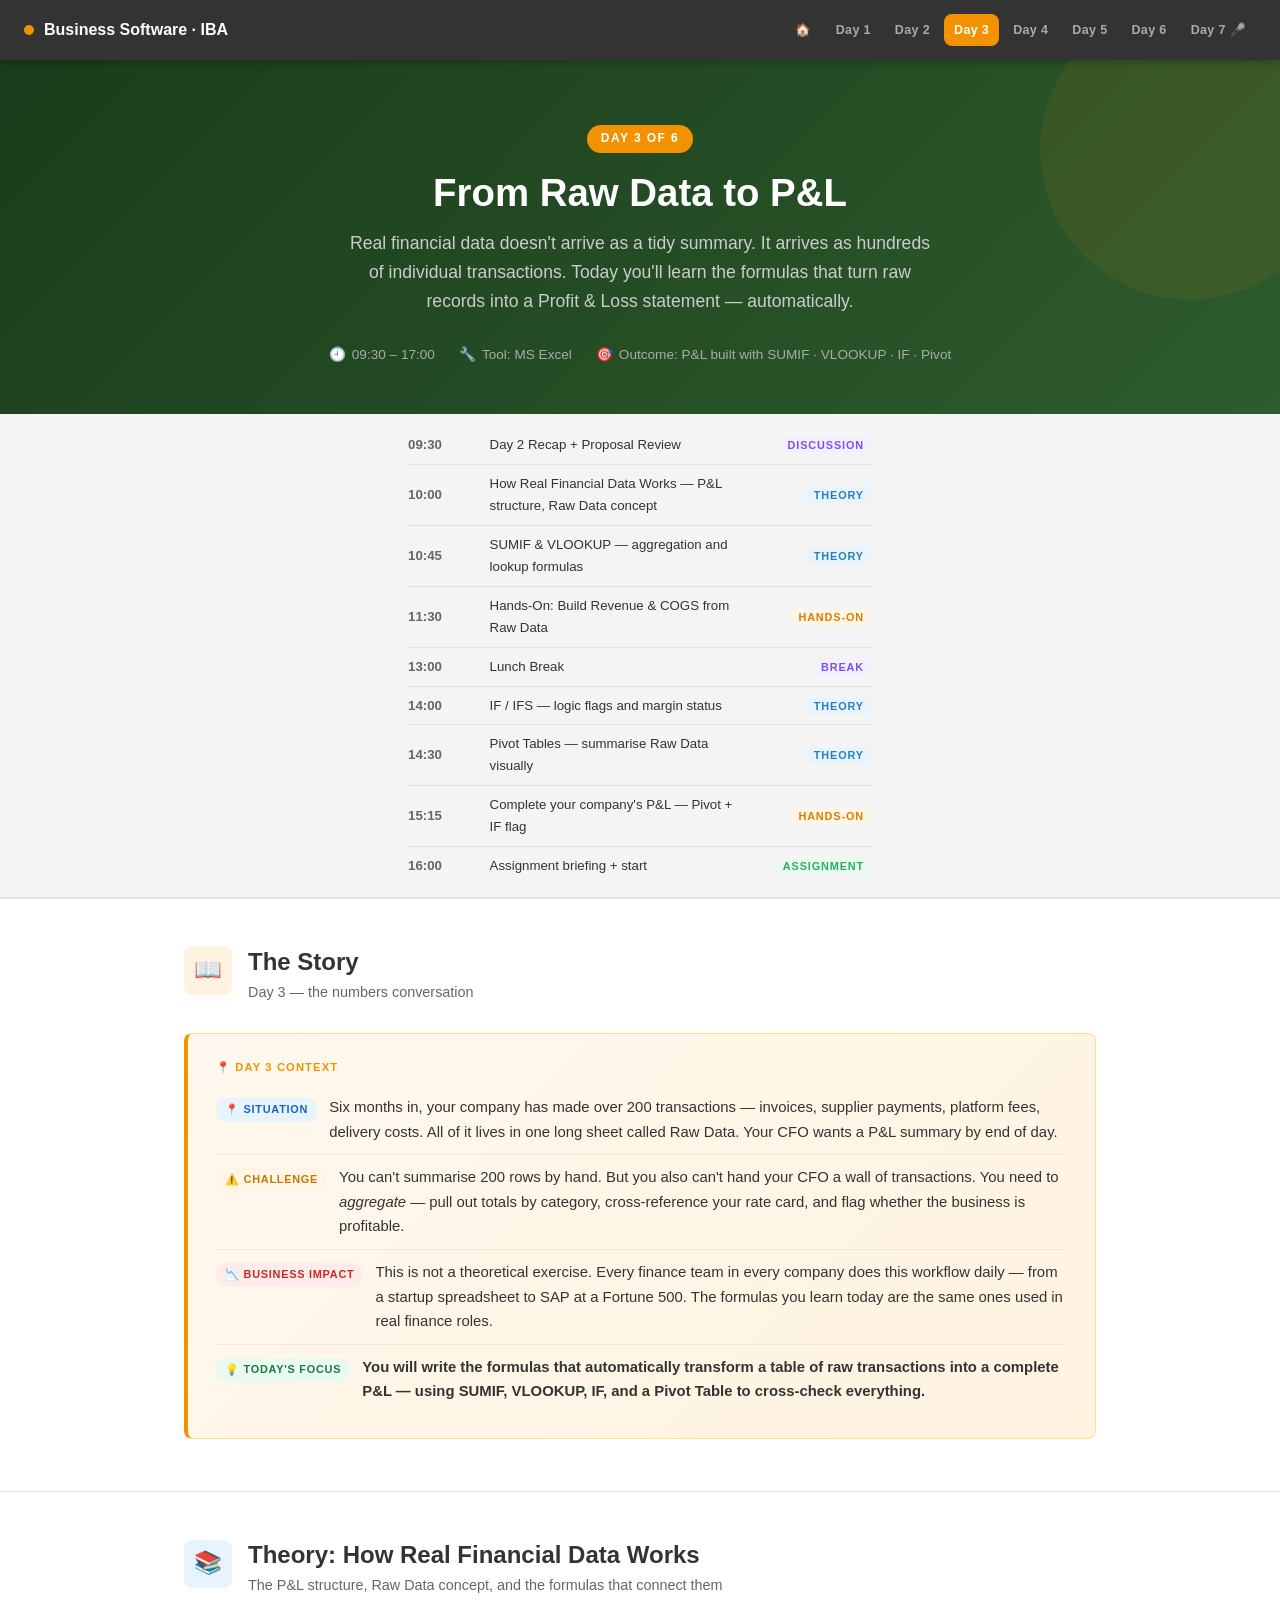
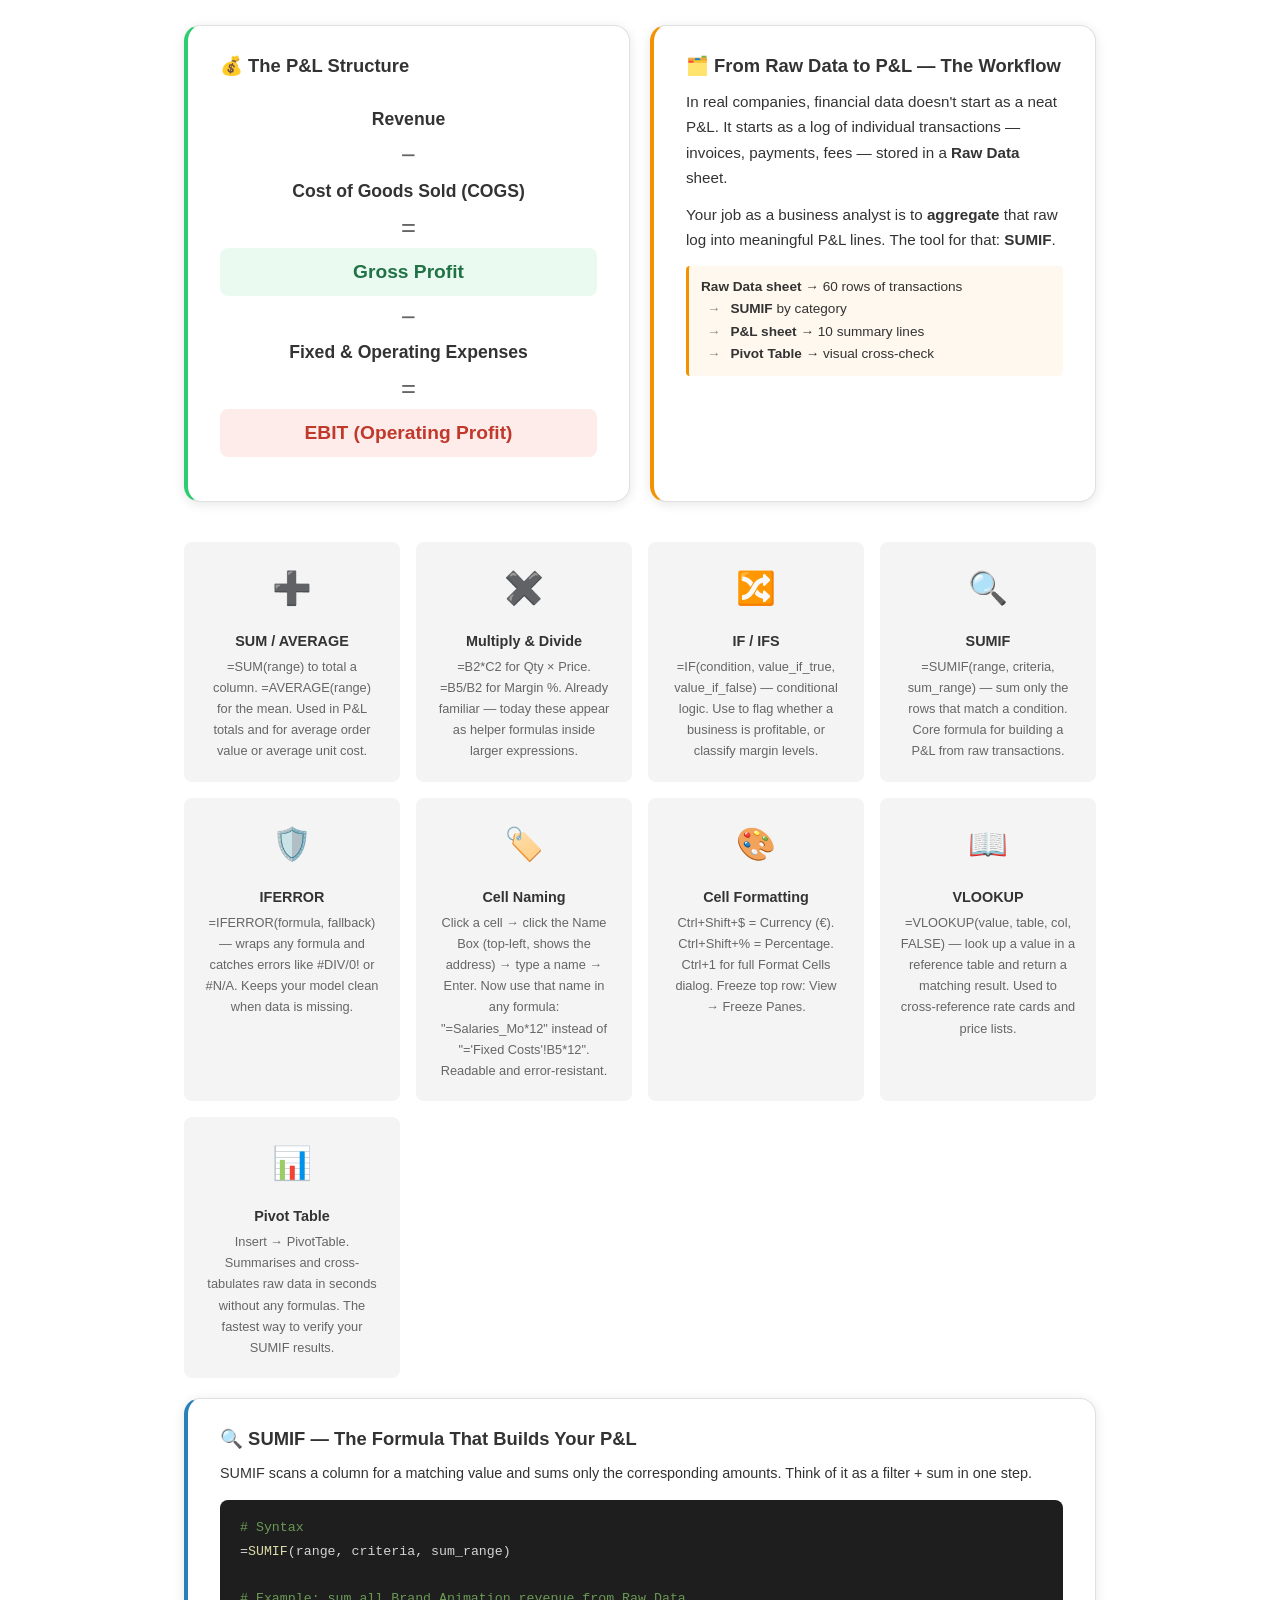
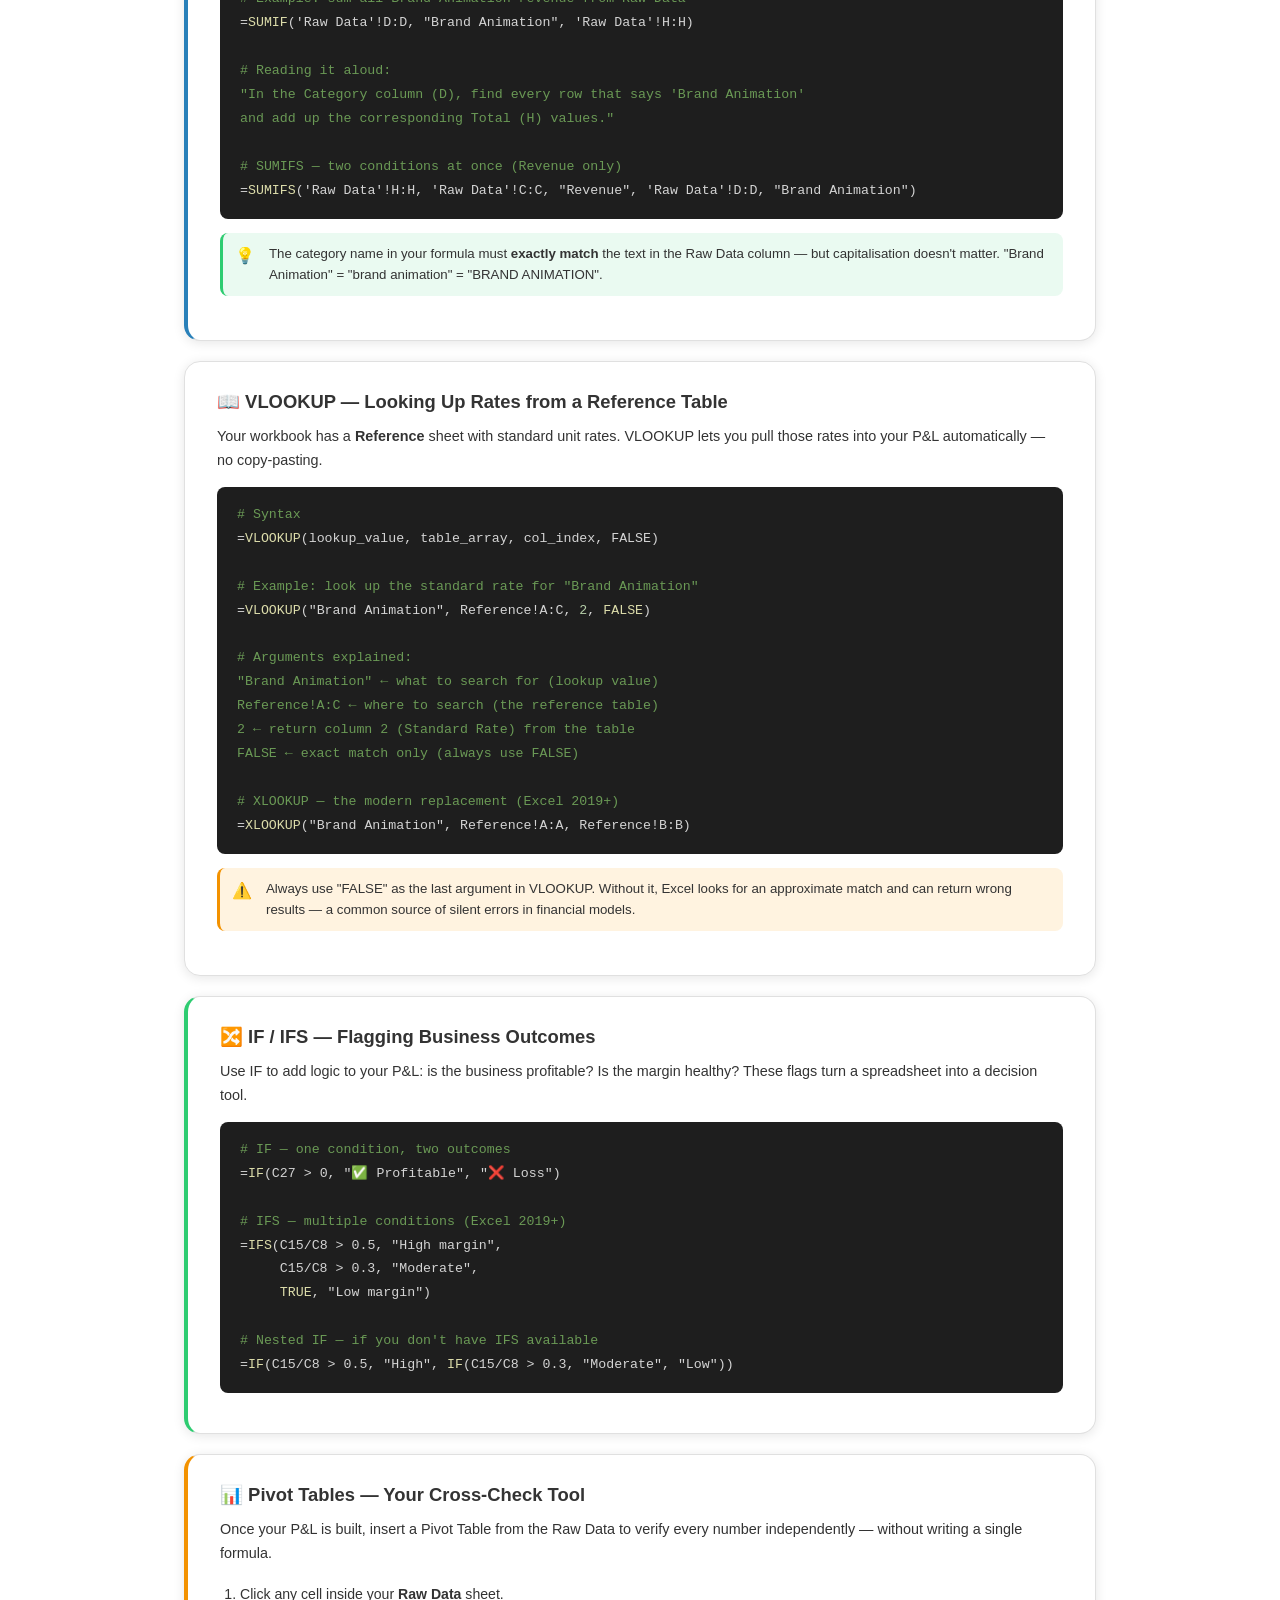
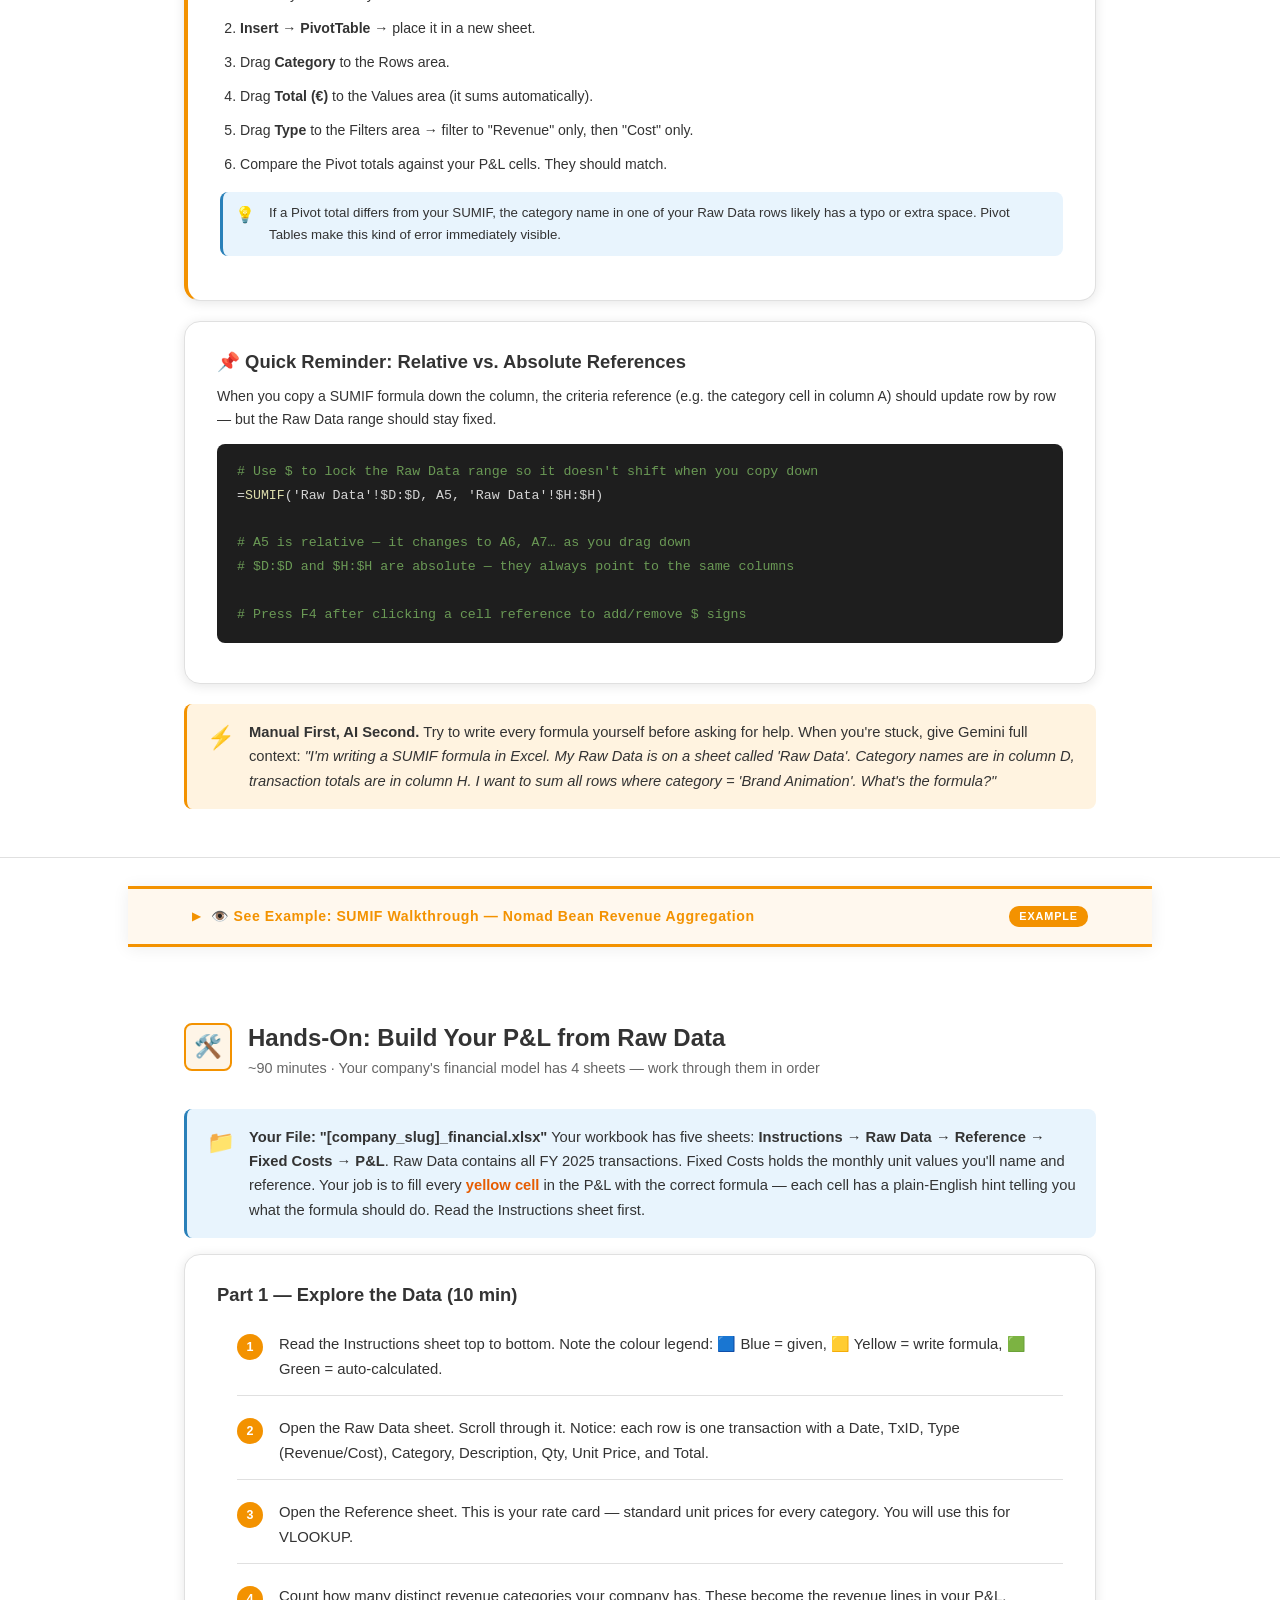
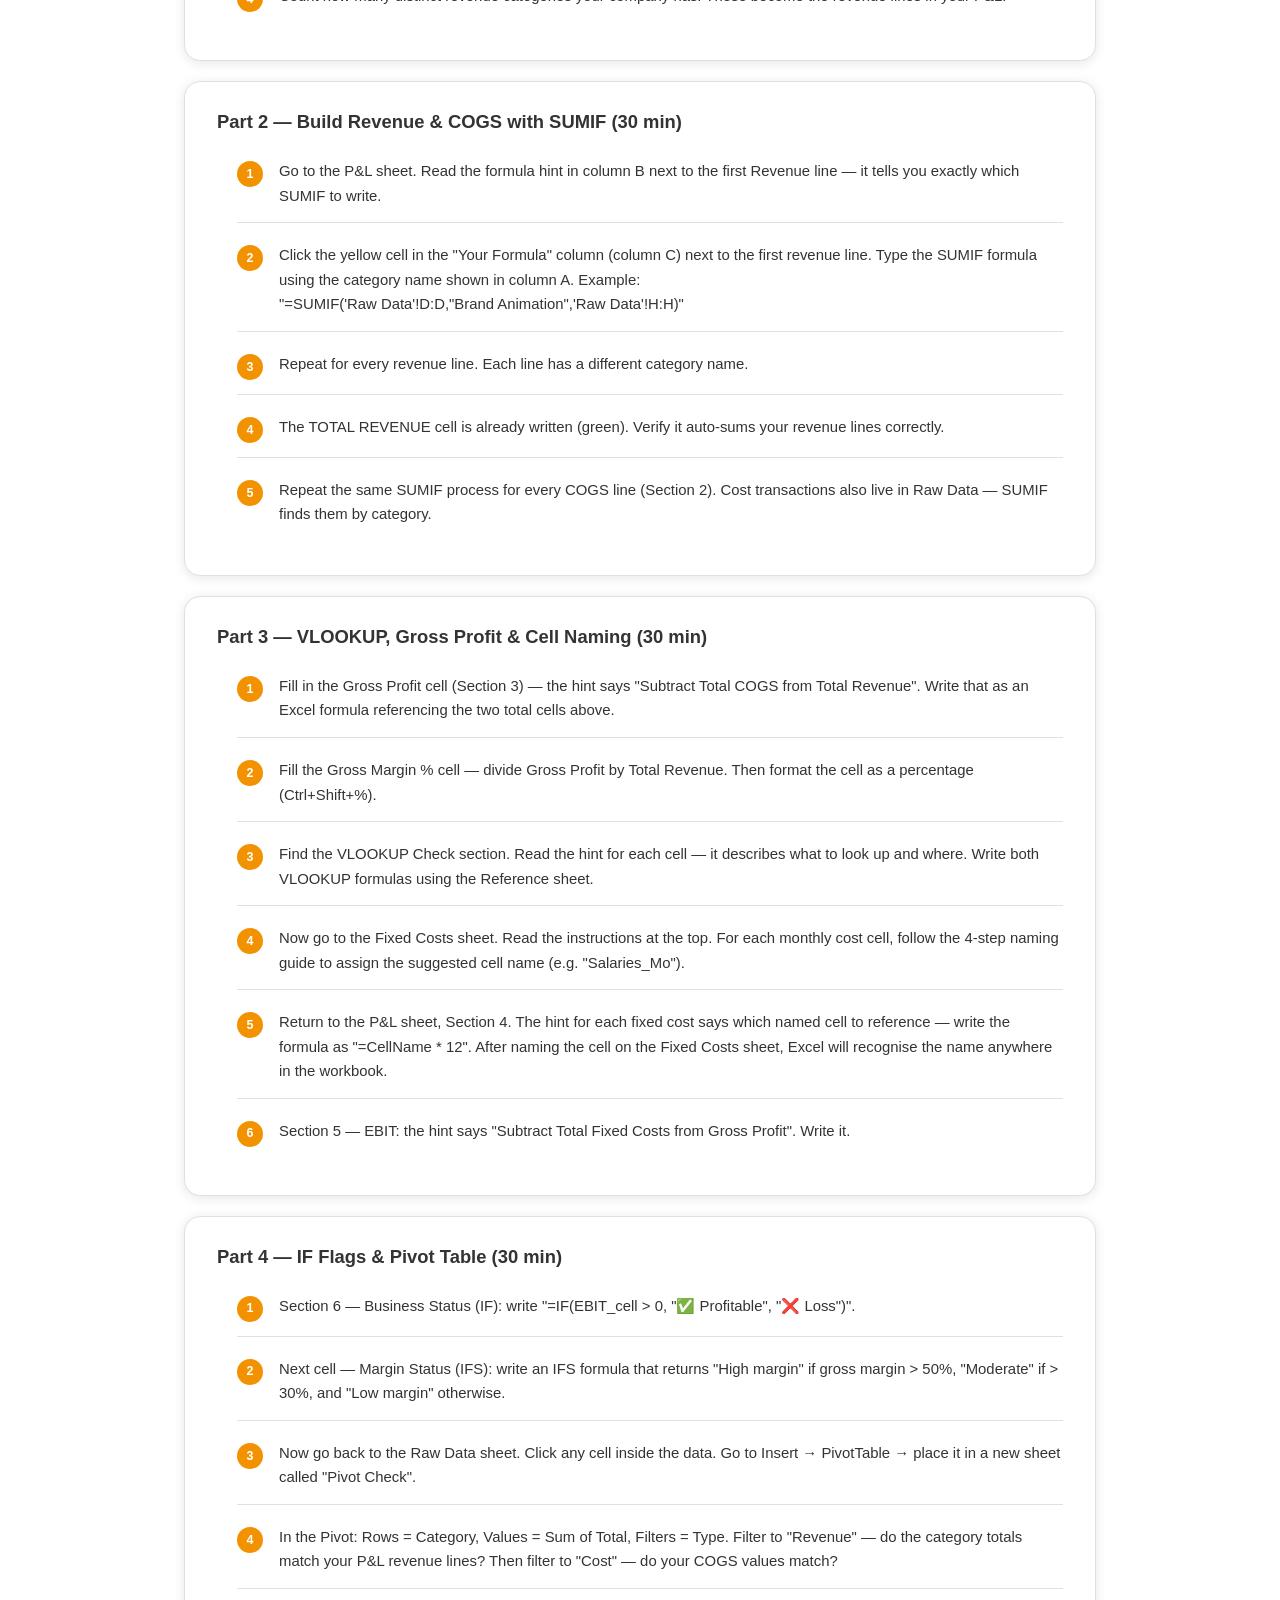
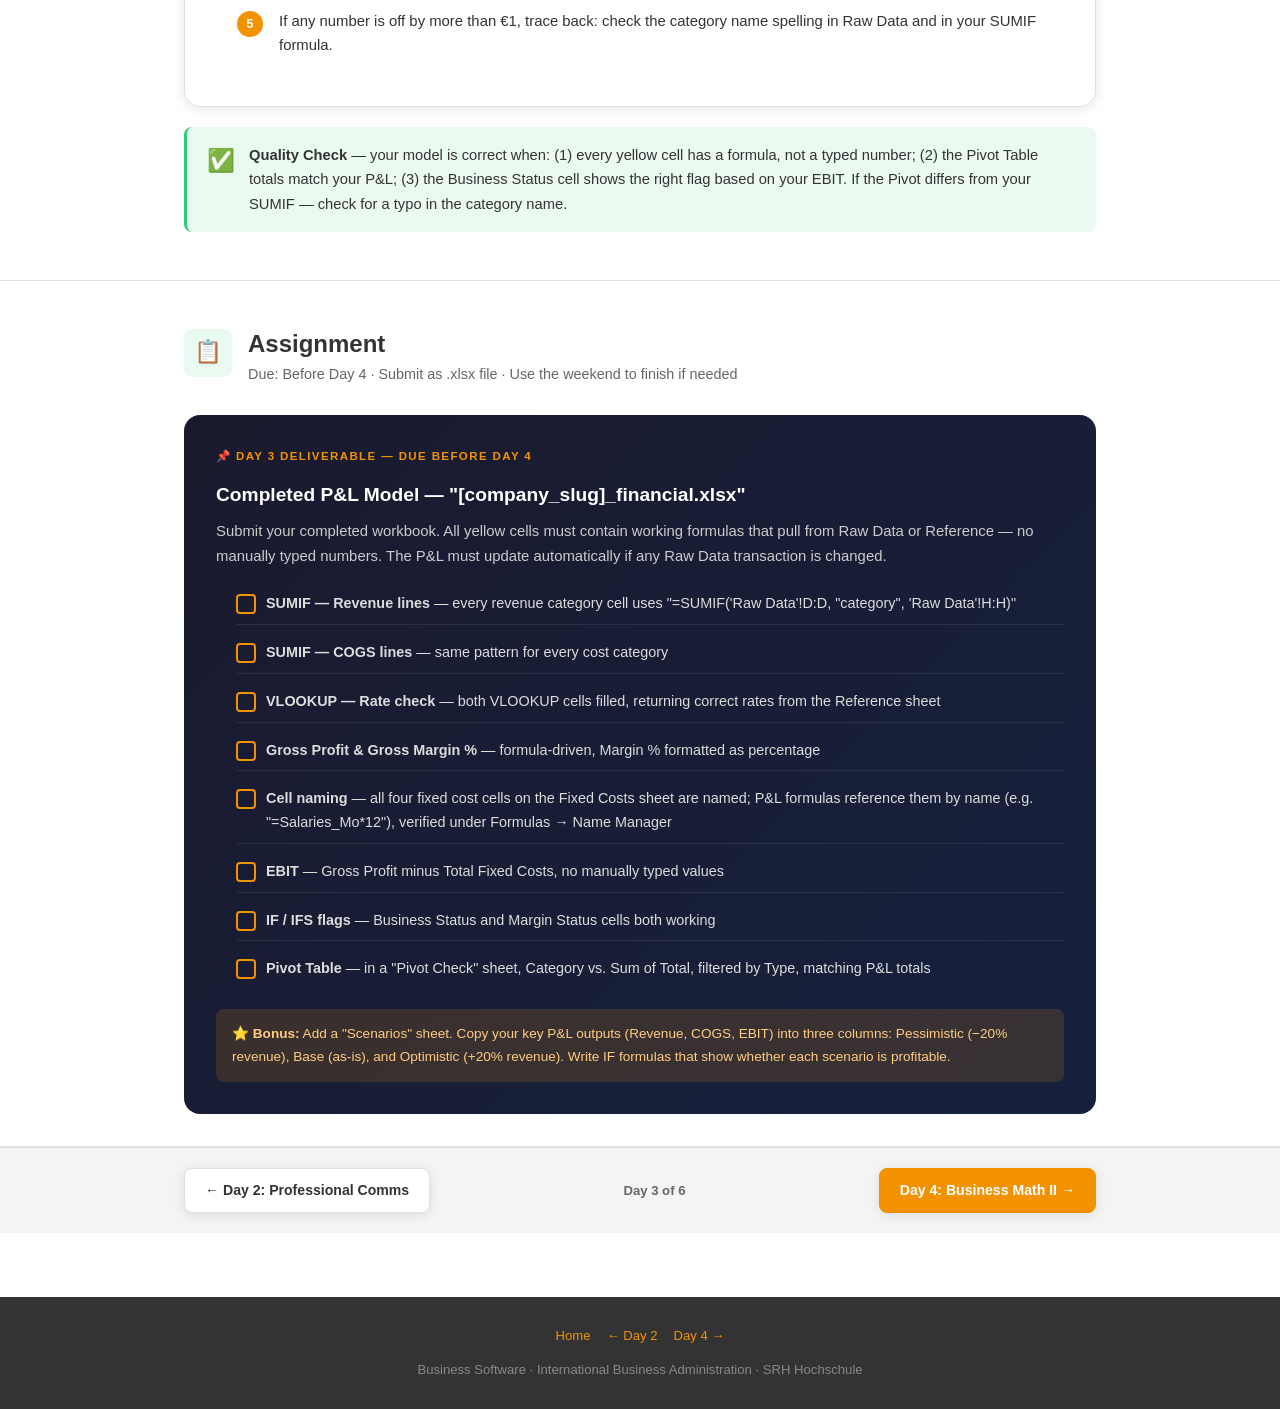
<file: content/day3.html>
<!DOCTYPE html>

<html lang="en">

<head>
        <meta charset="utf-8" />
        <meta content="width=device-width, initial-scale=1.0" name="viewport" />
        <title>Day 3 — From Raw Data to P&L | Business Software</title>
        <link href="../style.css" rel="stylesheet" />
</head>

<body>
        <!-- NAV -->
        <nav class="site-nav">
                <div class="nav-brand">
                        <div class="brand-dot"></div>Business Software · IBA
                </div>
                <ul class="nav-days">
                        <li><a class="home-link" href="../index.html">🏠</a></li>
                        <li><a href="day1.html">Day 1</a></li>
                        <li><a href="day2.html">Day 2</a></li>
                        <li><a class="active" href="day3.html">Day 3</a></li>
                        <li><a href="day4.html">Day 4</a></li>
                        <li><a href="day5.html">Day 5</a></li>
                        <li><a href="day6.html">Day 6</a></li>
                        <li><a href="day7.html">Day 7 🎤</a></li>
                </ul>
        </nav>
        <!-- HERO -->
        <header class="page-hero" style="background: linear-gradient(135deg, #1a3c1a 0%, #2e5c2e 100%);">
                <div class="day-label">Day 3 of 6</div>
                <h1>From Raw Data to P&amp;L</h1>
                <p class="hero-sub">Real financial data doesn't arrive as a tidy summary. It arrives as hundreds of
                        individual transactions. Today you'll learn the formulas that turn raw records into a
                        Profit &amp; Loss statement — automatically.</p>
                <div class="hero-meta">
                        <span><span class="icon">🕘</span> 09:30 – 17:00</span>
                        <span><span class="icon">🔧</span> Tool: MS Excel</span>
                        <span><span class="icon">🎯</span> Outcome: P&amp;L built with SUMIF · VLOOKUP · IF ·
                                Pivot</span>
                </div>
        </header>
        <!-- AGENDA -->
        <div class="agenda-strip">
                <div class="container">
                        <table class="agenda-table">
                                <tbody>
                                        <tr>
                                                <td class="ag-time">09:30</td>
                                                <td class="ag-topic">Day 2 Recap + Proposal Review</td>
                                                <td class="ag-tag"><span
                                                                class="agenda-tag tag-discuss">Discussion</span></td>
                                        </tr>
                                        <tr>
                                                <td class="ag-time">10:00</td>
                                                <td class="ag-topic">How Real Financial Data Works — P&amp;L structure,
                                                        Raw Data concept</td>
                                                <td class="ag-tag"><span class="agenda-tag tag-theory">Theory</span>
                                                </td>
                                        </tr>
                                        <tr>
                                                <td class="ag-time">10:45</td>
                                                <td class="ag-topic">SUMIF &amp; VLOOKUP — aggregation and lookup
                                                        formulas</td>
                                                <td class="ag-tag"><span class="agenda-tag tag-theory">Theory</span>
                                                </td>
                                        </tr>
                                        <tr>
                                                <td class="ag-time">11:30</td>
                                                <td class="ag-topic">Hands-On: Build Revenue &amp; COGS from Raw Data
                                                </td>
                                                <td class="ag-tag"><span class="agenda-tag tag-handson">Hands-On</span>
                                                </td>
                                        </tr>
                                        <tr>
                                                <td class="ag-time">13:00</td>
                                                <td class="ag-topic">Lunch Break</td>
                                                <td class="ag-tag"><span class="agenda-tag tag-discuss">Break</span>
                                                </td>
                                        </tr>
                                        <tr>
                                                <td class="ag-time">14:00</td>
                                                <td class="ag-topic">IF / IFS — logic flags and margin status</td>
                                                <td class="ag-tag"><span class="agenda-tag tag-theory">Theory</span>
                                                </td>
                                        </tr>
                                        <tr>
                                                <td class="ag-time">14:30</td>
                                                <td class="ag-topic">Pivot Tables — summarise Raw Data visually</td>
                                                <td class="ag-tag"><span class="agenda-tag tag-theory">Theory</span>
                                                </td>
                                        </tr>
                                        <tr>
                                                <td class="ag-time">15:15</td>
                                                <td class="ag-topic">Complete your company's P&amp;L — Pivot + IF flag
                                                </td>
                                                <td class="ag-tag"><span class="agenda-tag tag-handson">Hands-On</span>
                                                </td>
                                        </tr>
                                        <tr>
                                                <td class="ag-time">16:00</td>
                                                <td class="ag-topic">Assignment briefing + start</td>
                                                <td class="ag-tag"><span class="agenda-tag tag-assign">Assignment</span>
                                                </td>
                                        </tr>
                                </tbody>
                        </table>
                </div>
        </div>
        <!-- MAIN -->
        <main>
                <!-- STORY -->
                <section class="course-section">
                        <div class="container">
                                <div class="section-header">
                                        <div class="section-icon icon-story">📖</div>
                                        <div class="section-header-text">
                                                <h2>The Story</h2>
                                                <p>Day 3 — the numbers conversation</p>
                                        </div>
                                </div>
                                <div class="story-block">
                                        <div class="story-label">📍 Day 3 Context</div>
                                        <ul class="story-bullets">
                                                <li><span class="story-tag sit">📍 Situation</span> <span>Six months in,
                                                                your company has made over 200 transactions — invoices,
                                                                supplier payments, platform fees, delivery costs. All of
                                                                it lives in one long sheet called Raw Data. Your CFO
                                                                wants a P&amp;L summary by end of day.</span></li>
                                                <li><span class="story-tag chal">⚠️ Challenge</span> <span>You can't
                                                                summarise 200 rows by hand. But you also can't hand
                                                                your CFO a wall of transactions. You need to
                                                                <em>aggregate</em> — pull out totals by category,
                                                                cross-reference your rate card, and flag whether the
                                                                business is profitable.</span></li>
                                                <li><span class="story-tag impact">📉 Business Impact</span> <span>This
                                                                is not a theoretical exercise. Every finance team in
                                                                every company does this workflow daily — from a startup
                                                                spreadsheet to SAP at a Fortune 500. The formulas you
                                                                learn today are the same ones used in real finance
                                                                roles.</span></li>
                                                <li><span class="story-tag sol">💡 Today's Focus</span> <span><b>You
                                                                        will write the formulas that automatically
                                                                        transform a table of raw transactions into a
                                                                        complete P&amp;L — using SUMIF, VLOOKUP, IF,
                                                                        and a Pivot Table to cross-check
                                                                        everything.</b></span></li>
                                        </ul>
                                </div>

                        </div>
                </section>
                <!-- THEORY -->
                <section class="course-section">
                        <div class="container">
                                <div class="section-header">
                                        <div class="section-icon icon-theory">📚</div>
                                        <div class="section-header-text">
                                                <h2>Theory: How Real Financial Data Works</h2>
                                                <p>The P&L structure, Raw Data concept, and the formulas that connect
                                                        them</p>
                                        </div>
                                </div>

                                <!-- P&L Structure -->
                                <div class="grid-2">
                                        <div class="card card-green">
                                                <h3>💰 The P&amp;L Structure</h3>
                                                <div style="text-align:center; padding:16px 0;">
                                                        <div
                                                                style="font-size:1.1rem; font-weight:700; color:var(--srh-dark);">
                                                                Revenue</div>
                                                        <div style="font-size:1.6rem; color:var(--srh-mid);">−</div>
                                                        <div
                                                                style="font-size:1.1rem; font-weight:700; color:var(--srh-dark);">
                                                                Cost of Goods Sold (COGS)</div>
                                                        <div style="font-size:1.6rem; color:var(--srh-mid);">=</div>
                                                        <div
                                                                style="font-size:1.2rem; font-weight:800; color:#217346; padding:8px 16px; background:#eafaf1; border-radius:var(--radius);">
                                                                Gross Profit</div>
                                                        <div style="font-size:1.6rem; color:var(--srh-mid);">−</div>
                                                        <div
                                                                style="font-size:1.1rem; font-weight:700; color:var(--srh-dark);">
                                                                Fixed &amp; Operating Expenses</div>
                                                        <div style="font-size:1.6rem; color:var(--srh-mid);">=</div>
                                                        <div
                                                                style="font-size:1.2rem; font-weight:800; color:#c0392b; padding:8px 16px; background:#fdecea; border-radius:var(--radius);">
                                                                EBIT (Operating Profit)</div>
                                                </div>
                                        </div>
                                        <div class="card card-orange">
                                                <h3>🗂️ From Raw Data to P&amp;L — The Workflow</h3>
                                                <p>In real companies, financial data doesn't start as a neat P&amp;L. It
                                                        starts as a log of individual transactions — invoices, payments,
                                                        fees — stored in a <b>Raw Data</b> sheet.</p>
                                                <p style="margin-top:10px;">Your job as a business analyst is to
                                                        <b>aggregate</b> that raw log into meaningful P&amp;L lines. The
                                                        tool for that: <b>SUMIF</b>.
                                                </p>
                                                <div
                                                        style="margin-top:14px; background:#fff8ee; border-left:3px solid var(--srh-orange); padding:10px 12px; border-radius:4px; font-size:0.85rem;">
                                                        <b>Raw Data sheet</b> → 60 rows of transactions<br>
                                                        <span style="color:#888; margin:0 6px;">→</span> <b>SUMIF</b> by
                                                        category<br>
                                                        <span style="color:#888; margin:0 6px;">→</span> <b>P&amp;L
                                                                sheet</b> → 10 summary lines<br>
                                                        <span style="color:#888; margin:0 6px;">→</span> <b>Pivot
                                                                Table</b> → visual cross-check
                                                </div>
                                        </div>
                                </div>

                                <!-- Concept cards: today's formulas -->
                                <div class="concept-grid">
                                        <div class="concept-card">
                                                <div class="concept-icon">➕</div>
                                                <h4>SUM / AVERAGE</h4>
                                                <p>=SUM(range) to total a column. =AVERAGE(range) for the mean. Used in
                                                        P&L totals and for average order value or average unit cost.</p>
                                        </div>
                                        <div class="concept-card">
                                                <div class="concept-icon">✖️</div>
                                                <h4>Multiply &amp; Divide</h4>
                                                <p>=B2*C2 for Qty × Price. =B5/B2 for Margin %. Already familiar — today
                                                        these appear as helper formulas inside larger expressions.</p>
                                        </div>
                                        <div class="concept-card">
                                                <div class="concept-icon">🔀</div>
                                                <h4>IF / IFS</h4>
                                                <p>=IF(condition, value_if_true, value_if_false) — conditional logic.
                                                        Use to flag whether a business is profitable, or classify margin
                                                        levels.</p>
                                        </div>
                                        <div class="concept-card">
                                                <div class="concept-icon">🔍</div>
                                                <h4>SUMIF</h4>
                                                <p>=SUMIF(range, criteria, sum_range) — sum only the rows that match a
                                                        condition. Core formula for building a P&L from raw
                                                        transactions.</p>
                                        </div>
                                        <div class="concept-card">
                                                <div class="concept-icon">🛡️</div>
                                                <h4>IFERROR</h4>
                                                <p>=IFERROR(formula, fallback) — wraps any formula and catches errors
                                                        like #DIV/0! or #N/A. Keeps your model clean when data is
                                                        missing.</p>
                                        </div>
                                        <div class="concept-card">
                                                <div class="concept-icon">🏷️</div>
                                                <h4>Cell Naming</h4>
                                                <p>Click a cell → click the Name Box (top-left, shows the address) →
                                                        type a name → Enter. Now use that name in any formula:
                                                        "=Salaries_Mo*12" instead of
                                                        "='Fixed Costs'!B5*12". Readable and error-resistant.
                                                </p>
                                        </div>
                                        <div class="concept-card">
                                                <div class="concept-icon">🎨</div>
                                                <h4>Cell Formatting</h4>
                                                <p>Ctrl+Shift+$ = Currency (€). Ctrl+Shift+% = Percentage. Ctrl+1 for
                                                        full Format Cells dialog. Freeze top row: View → Freeze Panes.
                                                </p>
                                        </div>
                                        <div class="concept-card">
                                                <div class="concept-icon">📖</div>
                                                <h4>VLOOKUP</h4>
                                                <p>=VLOOKUP(value, table, col, FALSE) — look up a value in a reference
                                                        table and return a matching result. Used to cross-reference rate
                                                        cards and price lists.</p>
                                        </div>
                                        <div class="concept-card">
                                                <div class="concept-icon">📊</div>
                                                <h4>Pivot Table</h4>
                                                <p>Insert → PivotTable. Summarises and cross-tabulates raw data in
                                                        seconds without any formulas. The fastest way to verify your
                                                        SUMIF results.</p>
                                        </div>
                                </div>

                                <!-- SUMIF deep dive -->
                                <div class="card card-blue">
                                        <h3>🔍 SUMIF — The Formula That Builds Your P&amp;L</h3>
                                        <p style="font-size:0.9rem; margin-bottom:14px;">SUMIF scans a column for a
                                                matching value and sums only the corresponding amounts. Think of it as a
                                                filter + sum in one step.</p>
                                        <div class="formula-block" style="font-size:0.83rem;">
                                                <span class="f-comment"># Syntax</span><br />
                                                =<span class="f-func">SUMIF</span>(<span class="f-arg">range</span>,
                                                <span class="f-arg">criteria</span>, <span
                                                        class="f-arg">sum_range</span>)<br /><br />
                                                <span class="f-comment"># Example: sum all Brand Animation revenue from
                                                        Raw Data</span><br />
                                                =<span class="f-func">SUMIF</span>(<span class="f-arg">'Raw
                                                        Data'!D:D</span>, <span class="f-str">"Brand Animation"</span>,
                                                <span class="f-arg">'Raw Data'!H:H</span>)<br /><br />
                                                <span class="f-comment"># Reading it aloud:</span><br />
                                                <span class="f-comment"> "In the Category column (D), find every row
                                                        that says 'Brand Animation'</span><br />
                                                <span class="f-comment"> and add up the corresponding Total (H)
                                                        values."</span><br /><br />
                                                <span class="f-comment"># SUMIFS — two conditions at once (Revenue
                                                        only)</span><br />
                                                =<span class="f-func">SUMIFS</span>(<span class="f-arg">'Raw
                                                        Data'!H:H</span>, <span class="f-arg">'Raw Data'!C:C</span>,
                                                <span class="f-str">"Revenue"</span>, <span class="f-arg">'Raw
                                                        Data'!D:D</span>, <span class="f-str">"Brand Animation"</span>)
                                        </div>
                                        <div class="callout callout-green" style="margin-top:14px; padding:10px 12px;">
                                                <span class="callout-icon" style="font-size:1rem;">💡</span>
                                                <div class="callout-body" style="font-size:0.83rem;">
                                                        The category name in your formula must <b>exactly match</b> the
                                                        text in the Raw Data column — but capitalisation doesn't matter.
                                                        "Brand Animation" = "brand animation" = "BRAND ANIMATION".
                                                </div>
                                        </div>
                                </div>

                                <!-- VLOOKUP deep dive -->
                                <div class="card card-light">
                                        <h3>📖 VLOOKUP — Looking Up Rates from a Reference Table</h3>
                                        <p style="font-size:0.9rem; margin-bottom:14px;">Your workbook has a
                                                <b>Reference</b> sheet with standard unit rates. VLOOKUP lets you pull
                                                those rates into your P&amp;L automatically — no copy-pasting.
                                        </p>
                                        <div class="formula-block" style="font-size:0.83rem;">
                                                <span class="f-comment"># Syntax</span><br />
                                                =<span class="f-func">VLOOKUP</span>(<span
                                                        class="f-arg">lookup_value</span>, <span
                                                        class="f-arg">table_array</span>, <span
                                                        class="f-arg">col_index</span>, <span
                                                        class="f-arg">FALSE</span>)<br /><br />
                                                <span class="f-comment"># Example: look up the standard rate for "Brand
                                                        Animation"</span><br />
                                                =<span class="f-func">VLOOKUP</span>(<span class="f-str">"Brand
                                                        Animation"</span>, <span class="f-arg">Reference!A:C</span>,
                                                <span class="f-num">2</span>, <span
                                                        class="f-func">FALSE</span>)<br /><br />
                                                <span class="f-comment"># Arguments explained:</span><br />
                                                <span class="f-comment"> "Brand Animation" ← what to search for (lookup
                                                        value)</span><br />
                                                <span class="f-comment"> Reference!A:C ← where to search (the reference
                                                        table)</span><br />
                                                <span class="f-comment"> 2 ← return column 2 (Standard Rate) from the
                                                        table</span><br />
                                                <span class="f-comment"> FALSE ← exact match only (always use
                                                        FALSE)</span><br /><br />
                                                <span class="f-comment"># XLOOKUP — the modern replacement (Excel
                                                        2019+)</span><br />
                                                =<span class="f-func">XLOOKUP</span>(<span class="f-str">"Brand
                                                        Animation"</span>, <span class="f-arg">Reference!A:A</span>,
                                                <span class="f-arg">Reference!B:B</span>)
                                        </div>
                                        <div class="callout callout-orange" style="margin-top:14px; padding:10px 12px;">
                                                <span class="callout-icon" style="font-size:1rem;">⚠️</span>
                                                <div class="callout-body" style="font-size:0.83rem;">
                                                        Always use "FALSE" as the last argument in VLOOKUP.
                                                        Without it, Excel looks for an approximate match and can return
                                                        wrong results — a common source of silent errors in financial
                                                        models.
                                                </div>
                                        </div>
                                </div>

                                <!-- IF / IFS -->
                                <div class="card card-green">
                                        <h3>🔀 IF / IFS — Flagging Business Outcomes</h3>
                                        <p style="font-size:0.9rem; margin-bottom:14px;">Use IF to add logic to your
                                                P&amp;L: is the business profitable? Is the margin healthy? These flags
                                                turn a spreadsheet into a decision tool.</p>
                                        <div class="formula-block" style="font-size:0.83rem;">
                                                <span class="f-comment"># IF — one condition, two outcomes</span><br />
                                                =<span class="f-func">IF</span>(<span class="f-arg">C27</span> &gt; 0,
                                                <span class="f-str">"✅ Profitable"</span>, <span class="f-str">"❌
                                                        Loss"</span>)<br /><br />
                                                <span class="f-comment"># IFS — multiple conditions (Excel
                                                        2019+)</span><br />
                                                =<span class="f-func">IFS</span>(<span class="f-arg">C15/C8</span> &gt;
                                                0.5, <span class="f-str">"High margin"</span>,<br />
                                                &nbsp;&nbsp;&nbsp;&nbsp;&nbsp;C15/C8 &gt; 0.3, <span
                                                        class="f-str">"Moderate"</span>,<br />
                                                &nbsp;&nbsp;&nbsp;&nbsp;&nbsp;<span class="f-func">TRUE</span>, <span
                                                        class="f-str">"Low margin"</span>)<br /><br />
                                                <span class="f-comment"># Nested IF — if you don't have IFS
                                                        available</span><br />
                                                =<span class="f-func">IF</span>(<span class="f-arg">C15/C8</span> &gt;
                                                0.5, <span class="f-str">"High"</span>, <span
                                                        class="f-func">IF</span>(C15/C8 &gt; 0.3, <span
                                                        class="f-str">"Moderate"</span>, <span
                                                        class="f-str">"Low"</span>))
                                        </div>
                                </div>

                                <!-- Pivot Table -->
                                <div class="card card-orange">
                                        <h3>📊 Pivot Tables — Your Cross-Check Tool</h3>
                                        <p style="font-size:0.9rem; margin-bottom:14px;">Once your P&amp;L is built,
                                                insert a Pivot Table from the Raw Data to verify every number
                                                independently — without writing a single formula.</p>
                                        <ol style="font-size:0.88rem; line-height:2;">
                                                <li>Click any cell inside your <b>Raw Data</b> sheet.</li>
                                                <li><b>Insert → PivotTable</b> → place it in a new sheet.</li>
                                                <li>Drag <b>Category</b> to the Rows area.</li>
                                                <li>Drag <b>Total (€)</b> to the Values area (it sums automatically).
                                                </li>
                                                <li>Drag <b>Type</b> to the Filters area → filter to "Revenue" only,
                                                        then "Cost" only.</li>
                                                <li>Compare the Pivot totals against your P&amp;L cells. They should
                                                        match.</li>
                                        </ol>
                                        <div class="callout callout-blue" style="margin-top:14px; padding:10px 12px;">
                                                <span class="callout-icon" style="font-size:1rem;">💡</span>
                                                <div class="callout-body" style="font-size:0.83rem;">
                                                        If a Pivot total differs from your SUMIF, the category name in
                                                        one of your Raw Data rows likely has a typo or extra space.
                                                        Pivot Tables make this kind of error immediately visible.
                                                </div>
                                        </div>
                                </div>

                                <!-- Relative/Absolute reference reminder -->
                                <div class="card card-light">
                                        <h3>📌 Quick Reminder: Relative vs. Absolute References</h3>
                                        <p style="font-size:0.88rem; margin-bottom:10px;">When you copy a SUMIF formula
                                                down the column, the criteria reference (e.g. the category cell in
                                                column A) should update row by row — but the Raw Data range should stay
                                                fixed.</p>
                                        <div class="formula-block" style="font-size:0.83rem;">
                                                <span class="f-comment"># Use $ to lock the Raw Data range so it doesn't
                                                        shift when you copy down</span><br />
                                                =<span class="f-func">SUMIF</span>(<span class="f-arg">'Raw
                                                        Data'!$D:$D</span>, <span class="f-arg">A5</span>, <span
                                                        class="f-arg">'Raw Data'!$H:$H</span>)<br /><br />
                                                <span class="f-comment"># A5 is relative — it changes to A6, A7… as you
                                                        drag down</span><br />
                                                <span class="f-comment"># $D:$D and $H:$H are absolute — they always
                                                        point to the same columns</span><br /><br />
                                                <span class="f-comment"># Press F4 after clicking a cell reference to
                                                        add/remove $ signs</span>
                                        </div>
                                </div>

                                <div class="callout callout-orange">
                                        <span class="callout-icon">⚡</span>
                                        <div class="callout-body">
                                                <b>Manual First, AI Second.</b> Try to write every formula yourself
                                                before asking for help. When you're stuck, give Gemini full context:
                                                <em>"I'm writing a SUMIF formula in Excel. My Raw Data is on a sheet
                                                        called 'Raw Data'. Category names are in column D, transaction
                                                        totals are in column H. I want to sum all rows where category =
                                                        'Brand Animation'. What's the formula?"</em>
                                        </div>
                                </div>
                        </div>
                </section>

                <!-- EXAMPLE: SUMIF walkthrough -->
                <details class="example-block">
                        <summary>👁️ See Example: SUMIF Walkthrough — Nomad Bean Revenue Aggregation <span
                                        class="ex-label">Example</span></summary>
                        <div class="example-content">
                                <p style="font-size:0.9rem;color:#666;margin-bottom:20px;">Nomad Bean ☕ has 16 revenue
                                        transactions spread across the year — four billing batches for each of their
                                        four subscription plans. Here's how SUMIF collapses those 16 rows into 4 clean
                                        P&L lines.</p>
                                <div class="example-cols">
                                        <div class="ex-good">
                                                <span class="ex-verdict">Raw Data sheet — 16 rows (sample)</span>
                                                <table class="ex-table" style="margin-top:8px; font-size:0.78rem;">
                                                        <thead>
                                                                <tr>
                                                                        <th>TxID</th>
                                                                        <th>Type</th>
                                                                        <th>Category</th>
                                                                        <th>Qty</th>
                                                                        <th>Total (€)</th>
                                                                </tr>
                                                        </thead>
                                                        <tbody>
                                                                <tr>
                                                                        <td>INV-001</td>
                                                                        <td>Revenue</td>
                                                                        <td>Explorer Subscription</td>
                                                                        <td>45</td>
                                                                        <td class="cell-good">674.55</td>
                                                                </tr>
                                                                <tr>
                                                                        <td>INV-002</td>
                                                                        <td>Revenue</td>
                                                                        <td>Connoisseur Subscription</td>
                                                                        <td>40</td>
                                                                        <td class="cell-good">919.60</td>
                                                                </tr>
                                                                <tr>
                                                                        <td>INV-003</td>
                                                                        <td>Revenue</td>
                                                                        <td>Roasters Choice</td>
                                                                        <td>20</td>
                                                                        <td class="cell-good">699.80</td>
                                                                </tr>
                                                                <tr>
                                                                        <td>INV-004</td>
                                                                        <td>Revenue</td>
                                                                        <td>B2B Corporate Orders</td>
                                                                        <td>1</td>
                                                                        <td class="cell-good">850.00</td>
                                                                </tr>
                                                                <tr>
                                                                        <td style="color:#aaa;" colspan="5">… 12 more
                                                                                rows across Q2–Q4 …</td>
                                                                </tr>
                                                        </tbody>
                                                </table>
                                        </div>
                                        <div class="ex-bad" style="border-color:#1b7a3e; background:#f0faf5;">
                                                <span class="ex-verdict" style="background:#1b7a3e; color:#fff;">✅ P&L
                                                        sheet — SUMIF formulas</span>
                                                <table class="ex-table" style="margin-top:8px; font-size:0.78rem;">
                                                        <thead>
                                                                <tr>
                                                                        <th>Line Item</th>
                                                                        <th>Formula (you write this)</th>
                                                                        <th>Result</th>
                                                                </tr>
                                                        </thead>
                                                        <tbody>
                                                                <tr>
                                                                        <td>Explorer Subscription</td>
                                                                        <td
                                                                                style="font-family:monospace; font-size:0.72rem;">
                                                                                =SUMIF('Raw Data'!D:D,"Explorer
                                                                                Subscription",'Raw Data'!H:H)</td>
                                                                        <td class="cell-good">2,698.20</td>
                                                                </tr>
                                                                <tr>
                                                                        <td>Connoisseur Subscription</td>
                                                                        <td
                                                                                style="font-family:monospace; font-size:0.72rem;">
                                                                                =SUMIF('Raw Data'!D:D,"Connoisseur
                                                                                Subscription",'Raw Data'!H:H)</td>
                                                                        <td class="cell-good">3,678.40</td>
                                                                </tr>
                                                                <tr>
                                                                        <td>Roasters Choice</td>
                                                                        <td
                                                                                style="font-family:monospace; font-size:0.72rem;">
                                                                                =SUMIF('Raw Data'!D:D,"Roasters
                                                                                Choice",'Raw Data'!H:H)</td>
                                                                        <td class="cell-good">2,799.20</td>
                                                                </tr>
                                                                <tr>
                                                                        <td>B2B Corporate Orders</td>
                                                                        <td
                                                                                style="font-family:monospace; font-size:0.72rem;">
                                                                                =SUMIF('Raw Data'!D:D,"B2B Corporate
                                                                                Orders",'Raw Data'!H:H)</td>
                                                                        <td class="cell-good">10,200.00</td>
                                                                </tr>
                                                        </tbody>
                                                </table>
                                                <p style="font-size:0.78rem;margin-top:10px;color:#555;">One formula per
                                                        line. Each one scans all 60+ rows in Raw Data and pulls only the
                                                        matching transactions. Update any raw transaction — the P&L
                                                        updates instantly.</p>
                                        </div>
                                </div>
                                <div
                                        style="margin-top:20px;background:#fff;border:1px solid #e0e0e0;border-radius:8px;padding:16px;">
                                        <div
                                                style="font-size:0.78rem;font-weight:700;letter-spacing:0.06em;color:var(--srh-orange);margin-bottom:8px;">
                                                VLOOKUP CROSS-CHECK</div>
                                        <div
                                                style="font-family:'Courier New',monospace;font-size:0.82rem;line-height:1.9;color:#1e1e1e;background:#f5f5f5;padding:12px;border-radius:6px;">
                                                <span style="color:#6a9955;">← Reference sheet has: "Explorer
                                                        Subscription" | 14.99 | "per box / month"</span><br>
                                                =VLOOKUP("Explorer Subscription", Reference!A:C, 2, FALSE)<br>
                                                <span style="color:#6a9955;">→ Returns: 14.99</span><br><br>
                                                <span style="color:#6a9955;">← Divide SUMIF result by standard rate to
                                                        verify row count</span><br>
                                                = 2698.20 / 14.99 = 180 boxes &nbsp;<span style="color:#6a9955;">✅
                                                        matches Raw Data (45 × 4 quarters)</span>
                                        </div>
                                </div>
                        </div>
                </details>

                <!-- HANDS-ON -->
                <section class="course-section">
                        <div class="container">
                                <div class="section-header">
                                        <div class="section-icon icon-hands">🛠️</div>
                                        <div class="section-header-text">
                                                <h2>Hands-On: Build Your P&amp;L from Raw Data</h2>
                                                <p>~90 minutes · Your company's financial model has 4 sheets — work
                                                        through them in order</p>
                                        </div>
                                </div>
                                <div class="callout callout-blue">
                                        <span class="callout-icon">📁</span>
                                        <div class="callout-body">
                                                <b>Your File: "[company_slug]_financial.xlsx"</b>
                                                Your workbook has five sheets: <b>Instructions → Raw Data → Reference →
                                                        Fixed Costs → P&amp;L</b>.
                                                Raw Data contains all FY 2025 transactions. Fixed Costs holds the
                                                monthly unit values you'll name and reference. Your job is to fill every
                                                <b style="color:#e65c00;">yellow cell</b> in the P&amp;L with
                                                the correct formula — each cell has a plain-English hint telling
                                                you
                                                what the formula should do. Read the Instructions sheet first.
                                        </div>
                                </div>

                                <!-- Part 1 -->
                                <div class="card">
                                        <h3>Part 1 — Explore the Data (10 min)</h3>
                                        <ol class="steps">
                                                <li>Read the Instructions sheet top to bottom. Note the colour
                                                        legend: 🟦 Blue = given, 🟨 Yellow = write formula, 🟩 Green =
                                                        auto-calculated.</li>
                                                <li>Open the Raw Data sheet. Scroll through it. Notice: each row
                                                        is one transaction with a Date, TxID, Type (Revenue/Cost),
                                                        Category, Description, Qty, Unit Price, and Total.</li>
                                                <li>Open the Reference sheet. This is your rate card — standard
                                                        unit prices for every category. You will use this for VLOOKUP.
                                                </li>
                                                <li>Count how many distinct revenue categories your company has. These
                                                        become the revenue lines in your P&amp;L.</li>
                                        </ol>
                                </div>

                                <!-- Part 2 -->
                                <div class="card">
                                        <h3>Part 2 — Build Revenue &amp; COGS with SUMIF (30 min)</h3>
                                        <ol class="steps">
                                                <li>Go to the P&amp;L sheet. Read the formula hint in column B
                                                        next to the first Revenue line — it tells you exactly which
                                                        SUMIF to write.</li>
                                                <li>Click the yellow cell in the "Your Formula" column (column C) next
                                                        to the first revenue line. Type the SUMIF formula using the
                                                        category name shown in column A.
                                                        Example:
                                                        <br>"=SUMIF('Raw Data'!D:D,"Brand Animation",'Raw Data'!H:H)"
                                                </li>
                                                <li>Repeat for every revenue line. Each line has a different category
                                                        name.</li>
                                                <li>The TOTAL REVENUE cell is already written (green). Verify it
                                                        auto-sums your revenue lines correctly.</li>
                                                <li>Repeat the same SUMIF process for every COGS line (Section
                                                        2). Cost transactions also live in Raw Data — SUMIF finds them
                                                        by category.</li>
                                        </ol>
                                </div>

                                <!-- Part 3 -->
                                <div class="card">
                                        <h3>Part 3 — VLOOKUP, Gross Profit &amp; Cell Naming (30 min)</h3>
                                        <ol class="steps">
                                                <li>Fill in the Gross Profit cell (Section 3) — the hint says
                                                        "Subtract Total COGS from Total Revenue". Write that as an Excel
                                                        formula referencing the two total cells above.</li>
                                                <li>Fill the Gross Margin % cell — divide Gross Profit by Total
                                                        Revenue. Then format the cell as a percentage (Ctrl+Shift+%).
                                                </li>
                                                <li>Find the VLOOKUP Check section. Read the hint for each cell —
                                                        it describes what to look up and where. Write both VLOOKUP
                                                        formulas using the Reference sheet.</li>
                                                <li>Now go to the Fixed Costs sheet. Read the instructions at the
                                                        top. For each monthly cost cell, follow the 4-step naming guide
                                                        to assign the suggested cell name (e.g.
                                                        "Salaries_Mo").
                                                </li>
                                                <li>Return to the P&amp;L sheet, Section 4. The hint for each
                                                        fixed cost says which named cell to reference — write the
                                                        formula as "=CellName * 12". After naming the cell on
                                                        the Fixed Costs sheet, Excel will recognise the name anywhere in
                                                        the workbook.</li>
                                                <li>Section 5 — EBIT: the hint says "Subtract Total Fixed Costs
                                                        from Gross Profit". Write it.</li>
                                        </ol>
                                </div>

                                <!-- Part 4 -->
                                <div class="card">
                                        <h3>Part 4 — IF Flags &amp; Pivot Table (30 min)</h3>
                                        <ol class="steps">
                                                <li>Section 6 — Business Status (IF): write
                                                        "=IF(EBIT_cell &gt; 0, "✅ Profitable", "❌ Loss")".
                                                </li>
                                                <li>Next cell — Margin Status (IFS): write an IFS formula that
                                                        returns "High margin" if gross margin &gt; 50%, "Moderate" if
                                                        &gt; 30%, and "Low margin" otherwise.</li>
                                                <li>Now go back to the Raw Data sheet. Click any cell inside the
                                                        data. Go to Insert → PivotTable → place it in a new sheet
                                                        called "Pivot Check".</li>
                                                <li>In the Pivot: Rows = Category, Values = Sum of Total, Filters =
                                                        Type. Filter to "Revenue" — do the category totals match your
                                                        P&amp;L revenue lines? Then filter to "Cost" — do your COGS
                                                        values match?</li>
                                                <li>If any number is off by more than €1, trace back: check the category
                                                        name spelling in Raw Data and in your SUMIF formula.</li>
                                        </ol>
                                </div>

                                <div class="callout callout-green">
                                        <span class="callout-icon">✅</span>
                                        <div class="callout-body">
                                                <b>Quality Check</b> — your model is correct when: (1) every yellow cell
                                                has a formula, not a typed number; (2) the Pivot Table totals match your
                                                P&amp;L; (3) the Business Status cell shows the right flag based on your
                                                EBIT. If the Pivot differs from your SUMIF — check for a typo in the
                                                category name.
                                        </div>
                                </div>
                        </div>
                </section>
                <!-- ASSIGNMENT -->
                <section class="course-section" style="border-bottom:none;">
                        <div class="container">
                                <div class="section-header">
                                        <div class="section-icon icon-assign">📋</div>
                                        <div class="section-header-text">
                                                <h2>Assignment</h2>
                                                <p>Due: Before Day 4 · Submit as .xlsx file · Use the weekend to finish
                                                        if needed</p>
                                        </div>
                                </div>
                                <div class="assignment-box">
                                        <div class="assign-label">📌 Day 3 Deliverable — due before Day 4</div>
                                        <h3>Completed P&amp;L Model — "[company_slug]_financial.xlsx"</h3>
                                        <p>Submit your completed workbook. All yellow cells must contain working
                                                formulas that pull from Raw Data or Reference — no manually typed
                                                numbers. The P&amp;L must update automatically if any Raw Data
                                                transaction is changed.</p>
                                        <ul class="deliverable-list">
                                                <li>
                                                        <div class="check"></div><span><strong>SUMIF — Revenue
                                                                        lines</strong> — every revenue category cell
                                                                uses
                                                                "=SUMIF('Raw Data'!D:D, "category", 'Raw
                                                                Data'!H:H)"</span>
                                                </li>
                                                <li>
                                                        <div class="check"></div><span><strong>SUMIF — COGS
                                                                        lines</strong> — same pattern for every cost
                                                                category</span>
                                                </li>
                                                <li>
                                                        <div class="check"></div><span><strong>VLOOKUP — Rate
                                                                        check</strong> — both VLOOKUP cells filled,
                                                                returning correct rates from the Reference sheet</span>
                                                </li>
                                                <li>
                                                        <div class="check"></div><span><strong>Gross Profit &amp; Gross
                                                                        Margin %</strong> — formula-driven, Margin %
                                                                formatted as percentage</span>
                                                </li>
                                                <li>
                                                        <div class="check"></div><span><strong>Cell naming</strong> —
                                                                all four fixed cost cells on the Fixed Costs sheet are
                                                                named; P&amp;L formulas reference them by name (e.g.
                                                                "=Salaries_Mo*12"), verified under Formulas →
                                                                Name Manager</span>
                                                </li>
                                                <li>
                                                        <div class="check"></div><span><strong>EBIT</strong> — Gross
                                                                Profit minus Total Fixed Costs, no manually typed
                                                                values</span>
                                                </li>
                                                <li>
                                                        <div class="check"></div><span><strong>IF / IFS flags</strong> —
                                                                Business Status and Margin Status cells both
                                                                working</span>
                                                </li>
                                                <li>
                                                        <div class="check"></div><span><strong>Pivot Table</strong> — in
                                                                a "Pivot Check" sheet, Category vs. Sum of Total,
                                                                filtered by Type, matching P&amp;L totals</span>
                                                </li>
                                        </ul>
                                        <div
                                                style="margin-top:20px; padding:14px 16px; background:rgba(243,146,0,0.15); border-radius:var(--radius); font-size:0.85rem; color:#ffcc80;">
                                                <b>⭐ Bonus:</b> Add a "Scenarios" sheet. Copy your key P&amp;L outputs
                                                (Revenue, COGS, EBIT) into three columns: Pessimistic (−20% revenue),
                                                Base (as-is), and Optimistic (+20% revenue). Write IF formulas that show
                                                whether each scenario is profitable.
                                        </div>
                                </div>
                        </div>
                </section>
        </main>
        <!-- DAY NAV -->
        <div class="day-nav">
                <div class="day-nav-inner">
                        <a class="day-nav-btn" href="day2.html">← Day 2: Professional Comms</a>
                        <div style="font-size:0.82rem; color:var(--srh-mid); font-weight:600;">Day 3 of 6</div>
                        <a class="day-nav-btn primary" href="day4.html">Day 4: Business Math II →</a>
                </div>
        </div>
        <footer class="site-footer">
                <div class="footer-nav">
                        <a href="../index.html">Home</a>
                        <a href="day2.html">← Day 2</a>
                        <a href="day4.html">Day 4 →</a>
                </div>
                <p>Business Software · International Business Administration · SRH Hochschule</p>
        </footer>
</body>

</html>
</file>
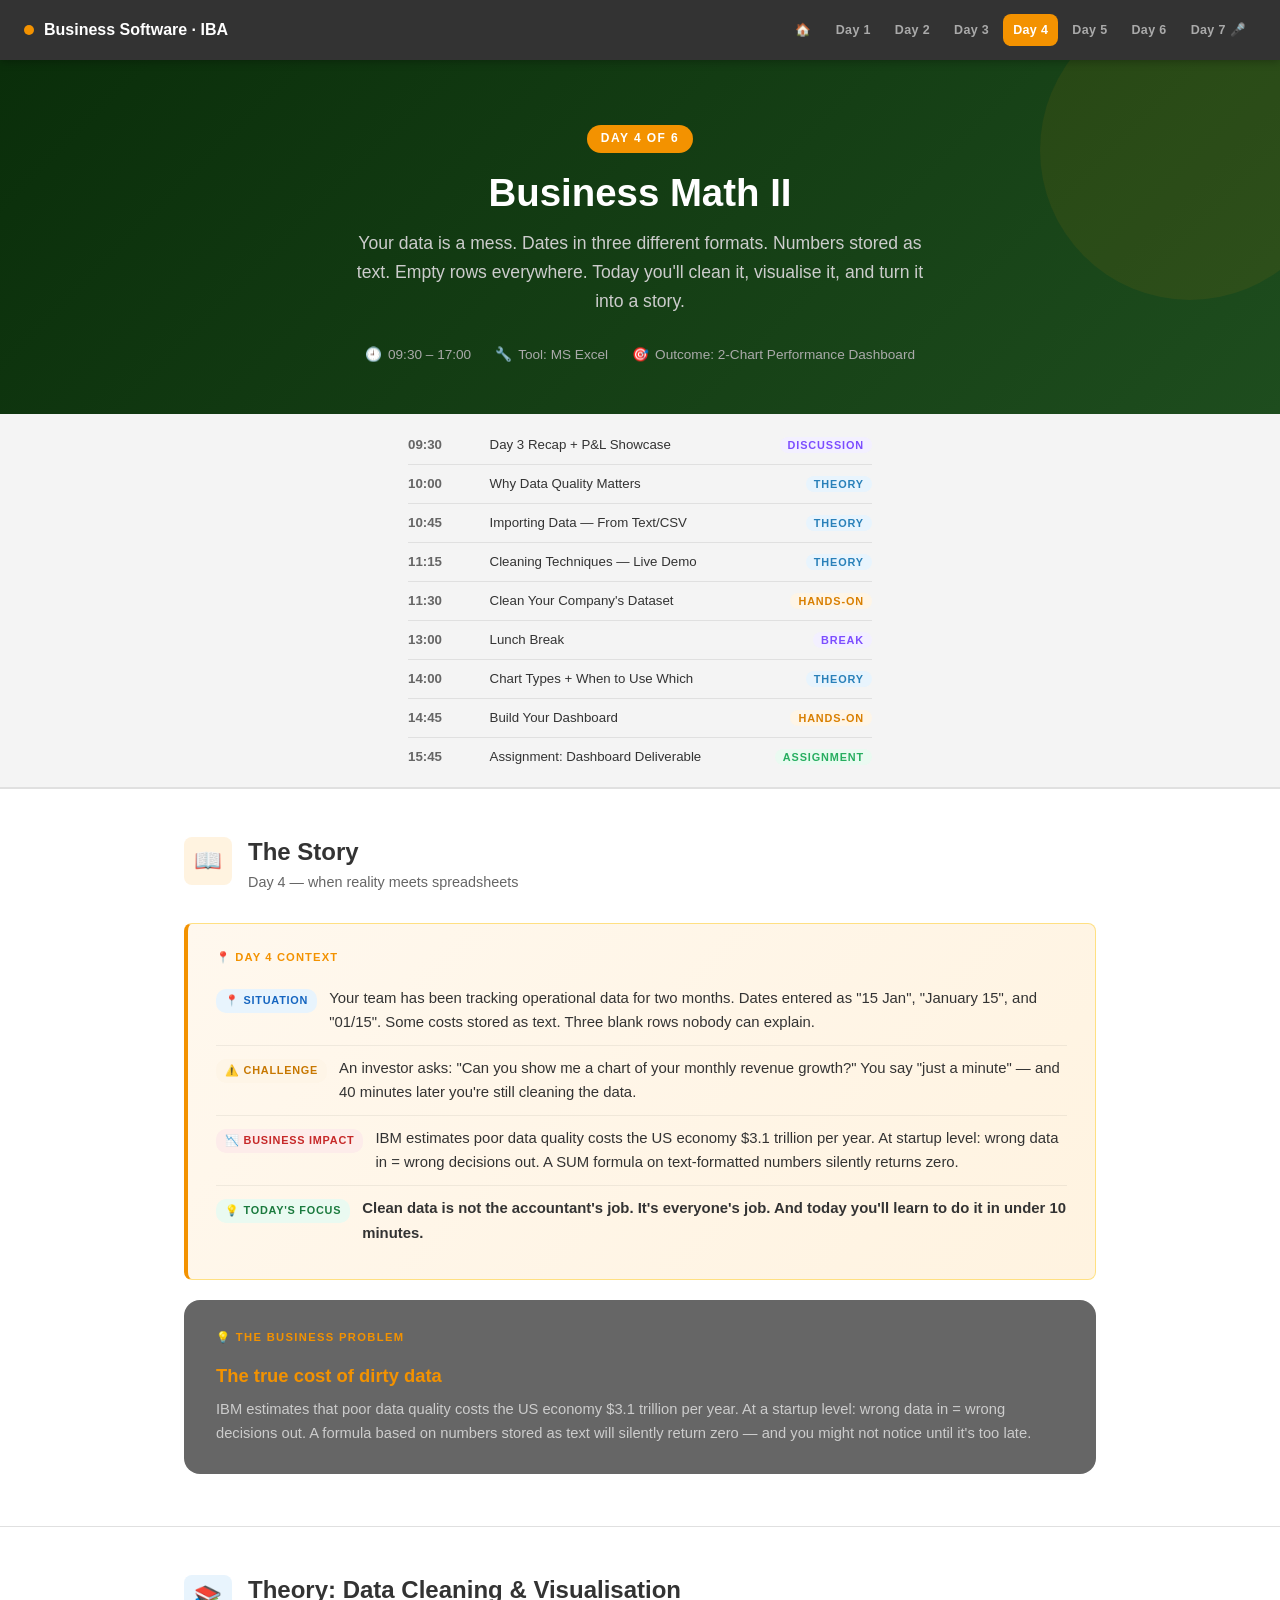
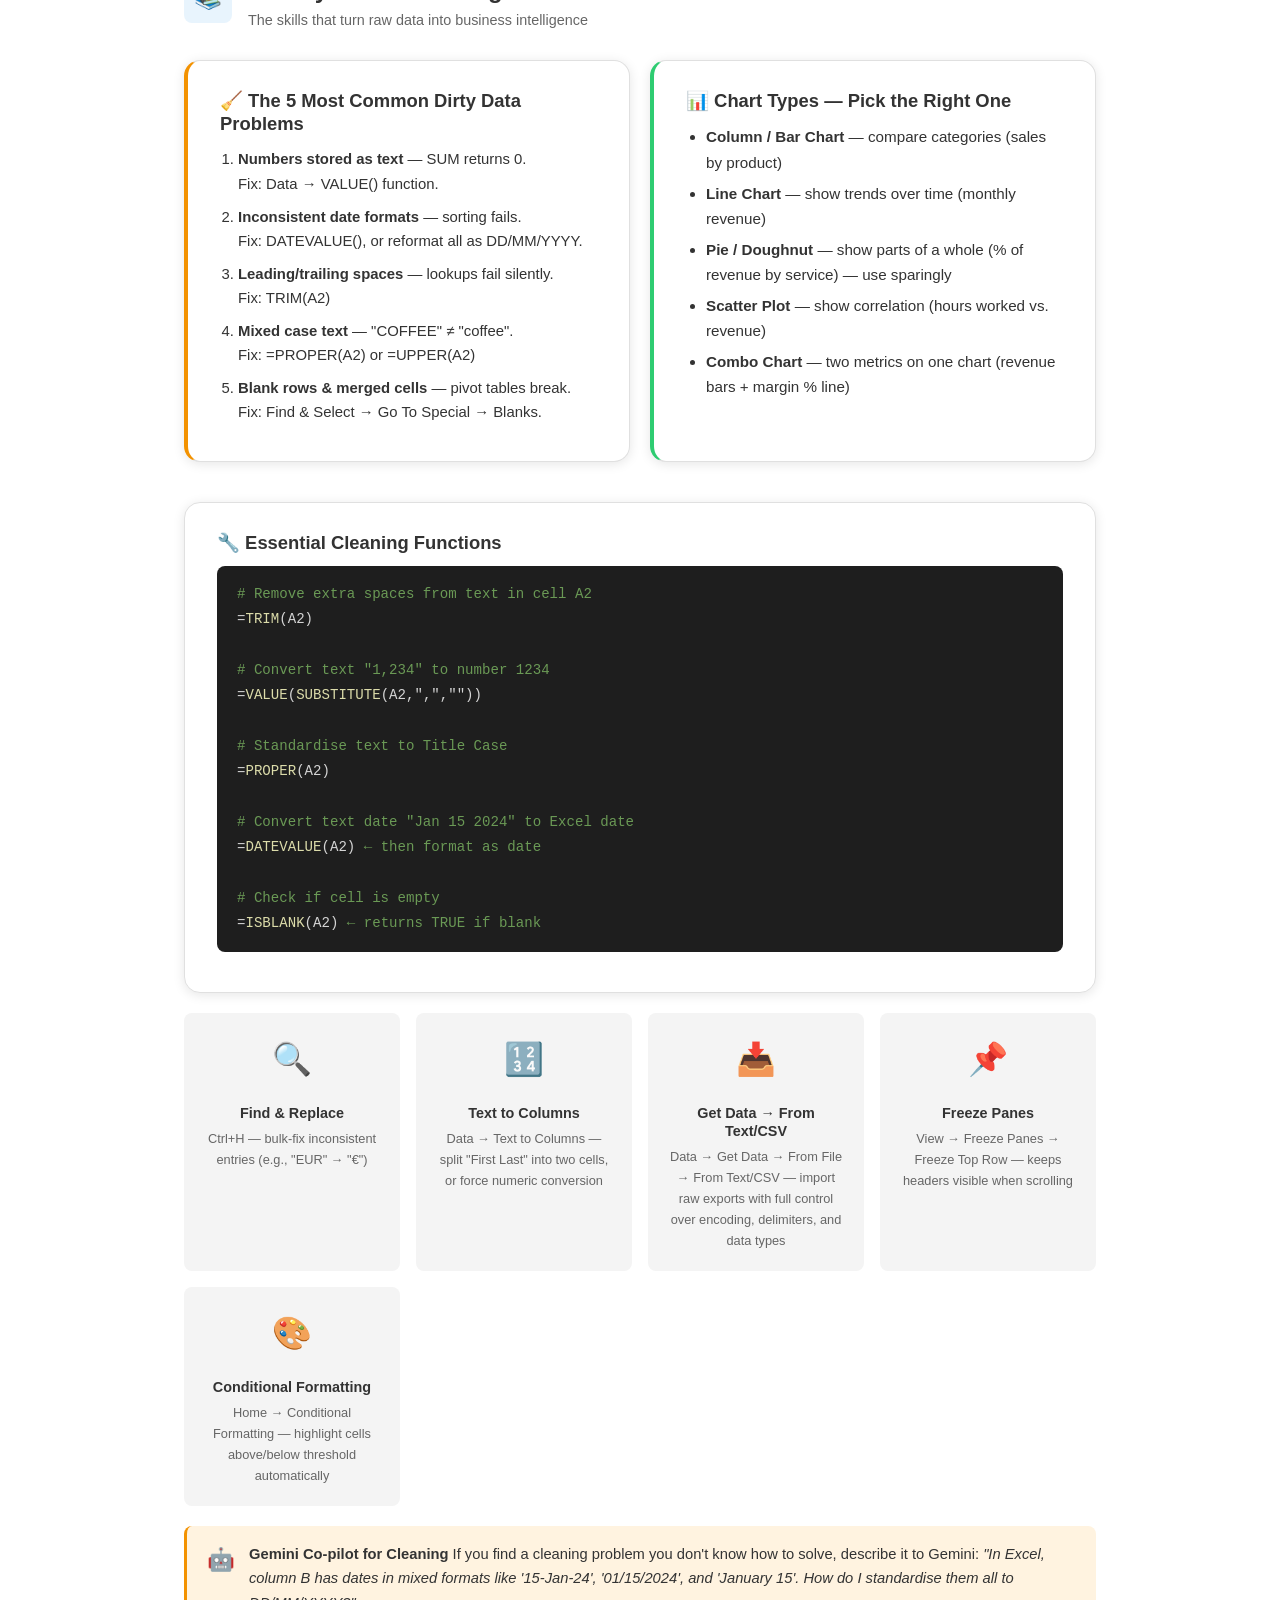
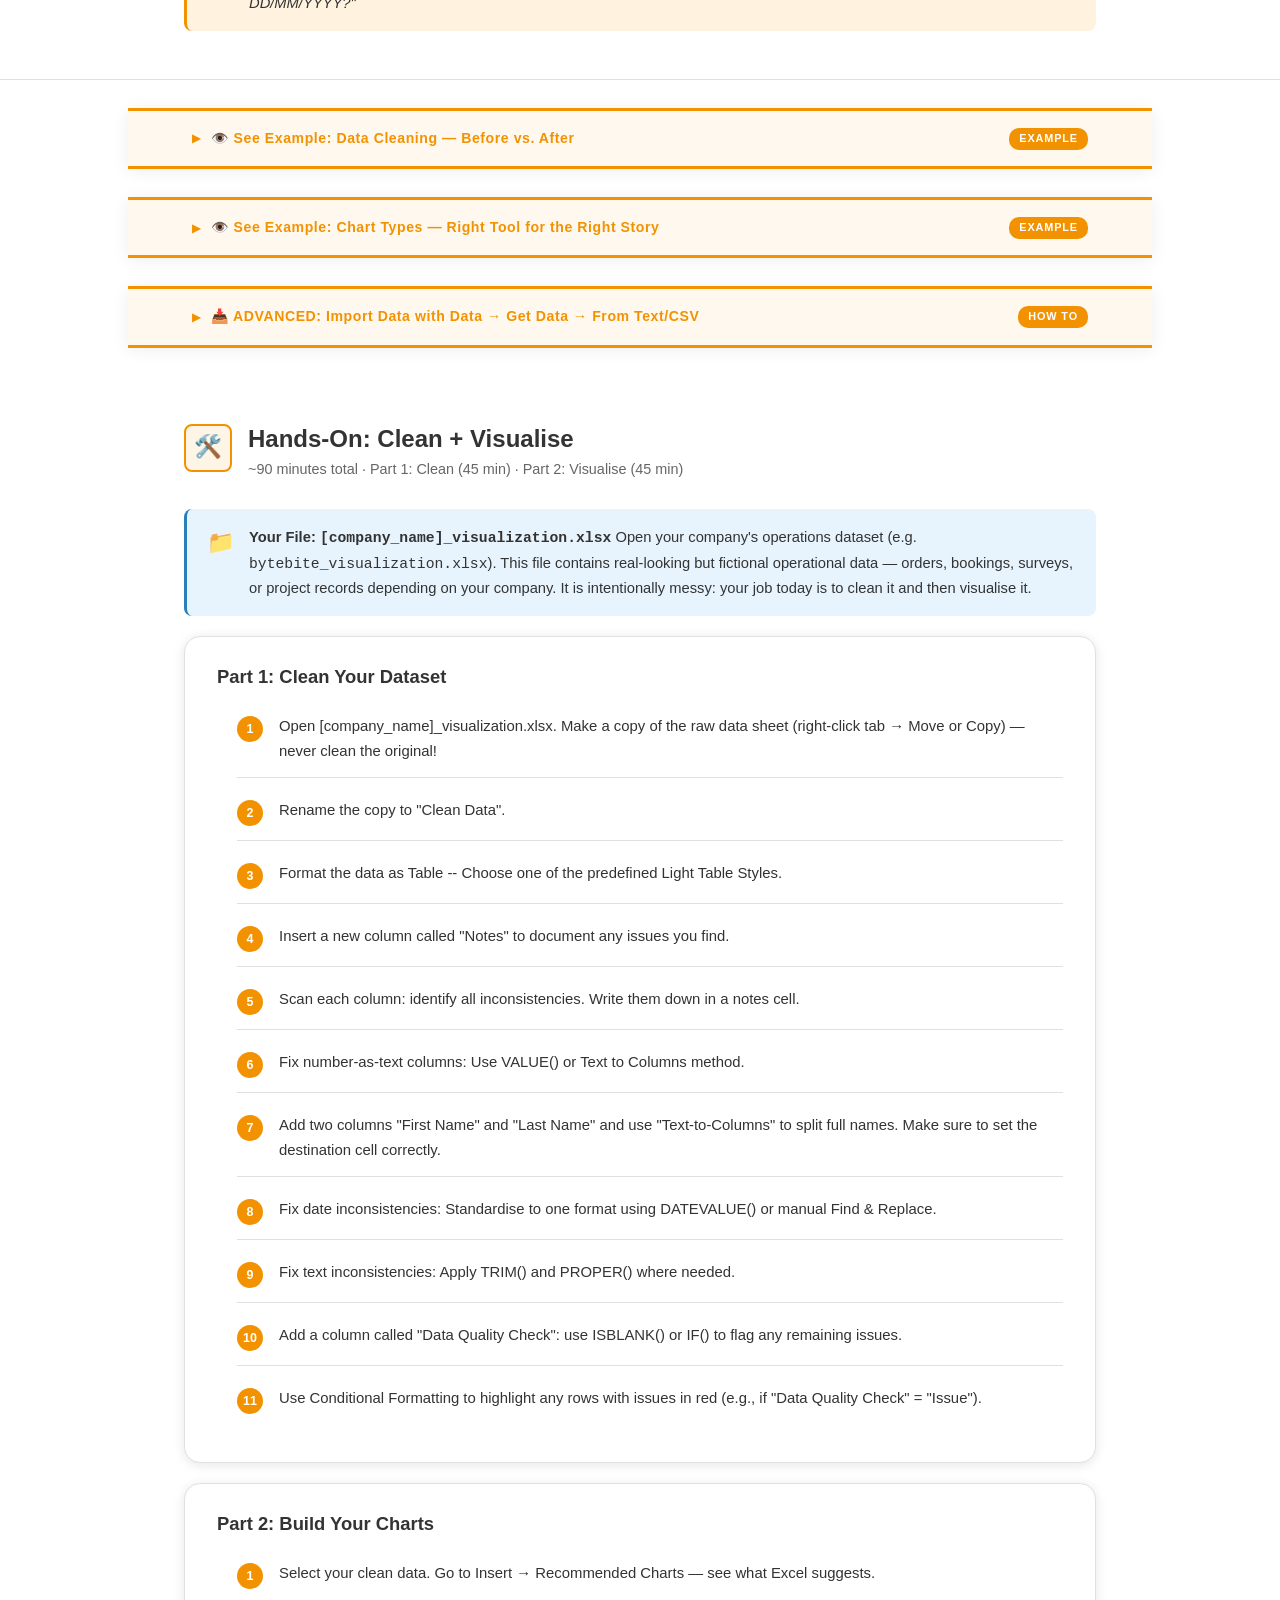
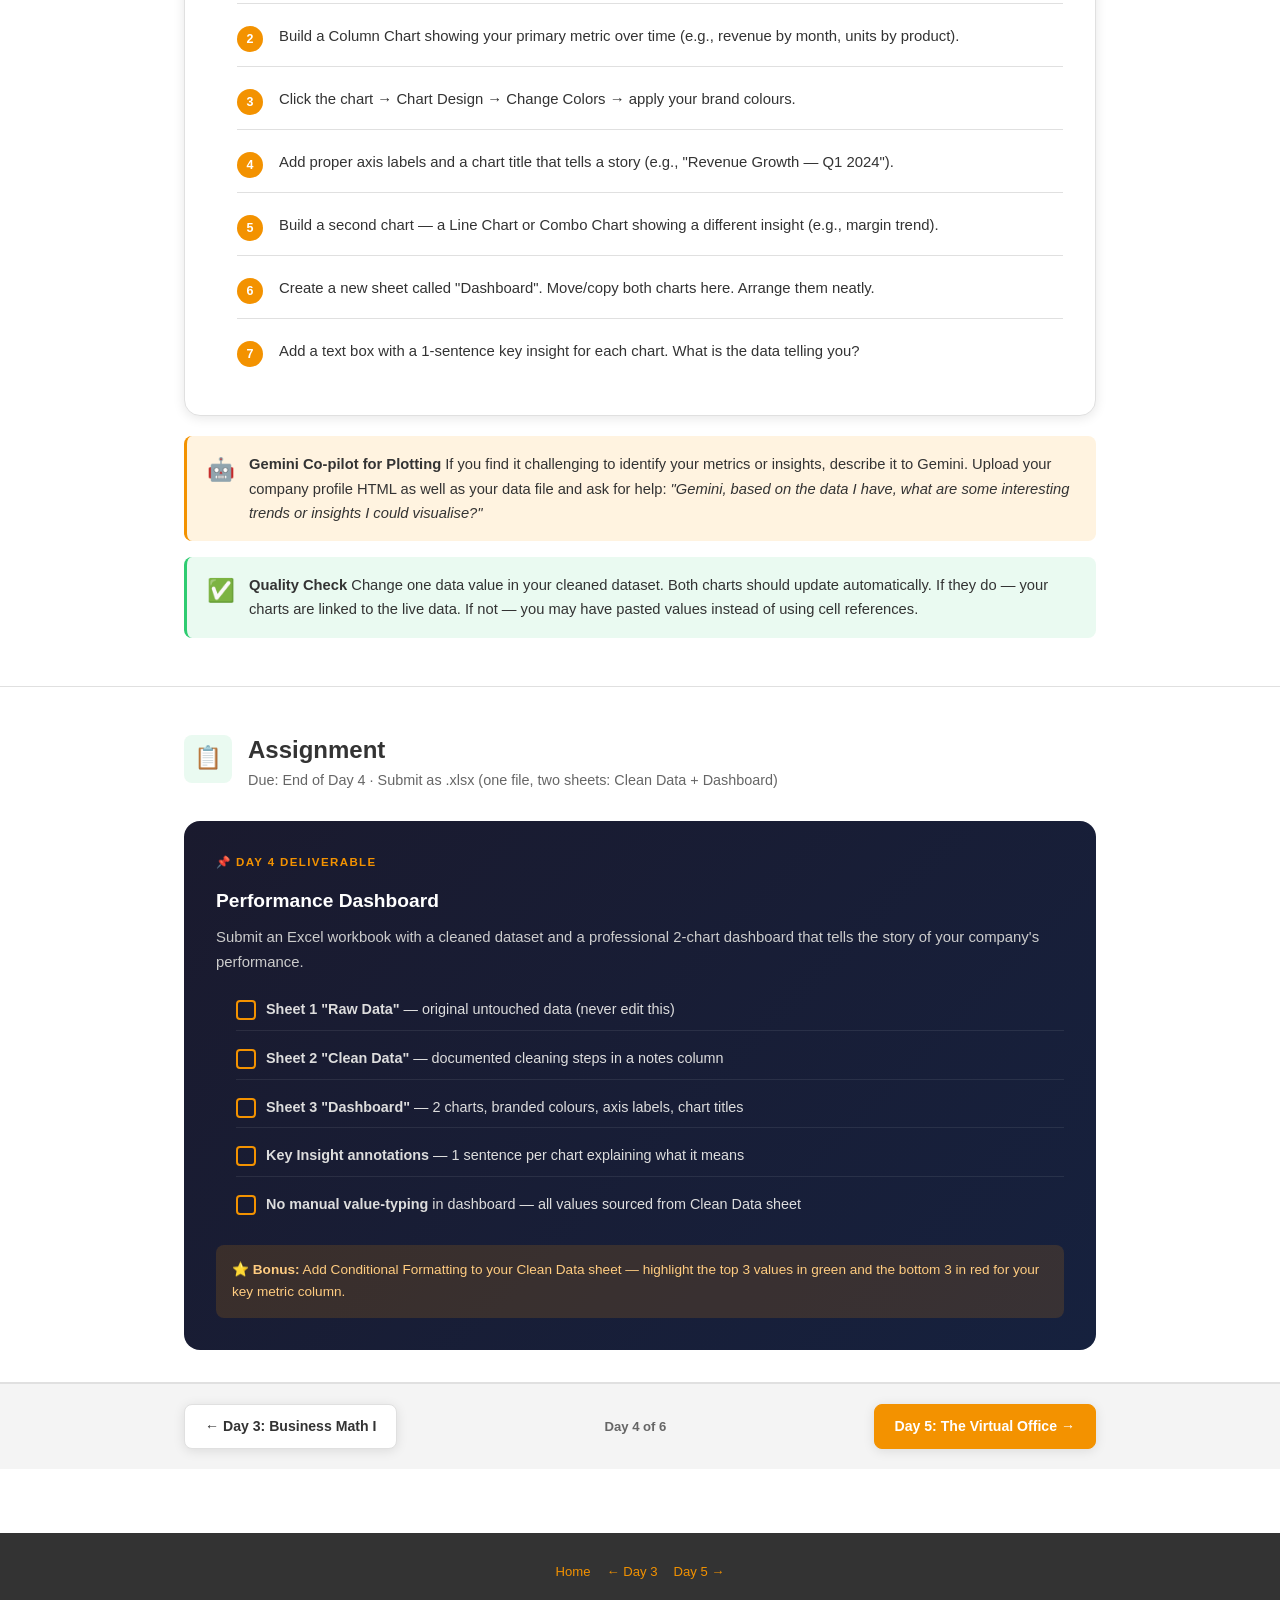
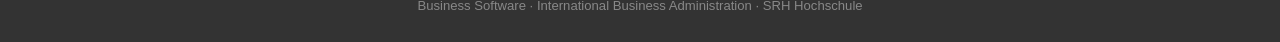
<file: content/day4.html>
<!DOCTYPE html>

<html lang="en">

<head>
        <meta charset="utf-8" />
        <meta content="width=device-width, initial-scale=1.0" name="viewport" />
        <title>Day 4 — Business Math II | Business Software</title>
        <link href="../style.css" rel="stylesheet" />
</head>

<body>
        <!-- NAV -->
        <nav class="site-nav">
                <div class="nav-brand">
                        <div class="brand-dot"></div>Business Software · IBA
                </div>
                <ul class="nav-days">
                        <li><a class="home-link" href="../index.html">🏠</a></li>
                        <li><a href="day1.html">Day 1</a></li>
                        <li><a href="day2.html">Day 2</a></li>
                        <li><a href="day3.html">Day 3</a></li>
                        <li><a class="active" href="day4.html">Day 4</a></li>
                        <li><a href="day5.html">Day 5</a></li>
                        <li><a href="day6.html">Day 6</a></li>
                        <li><a href="day7.html">Day 7 🎤</a></li>
                </ul>
        </nav>
        <!-- HERO -->
        <header class="page-hero" style="background: linear-gradient(135deg, #0a2e0a 0%, #1e4d1e 100%);">
                <div class="day-label">Day 4 of 6</div>
                <h1>Business Math II</h1>
                <p class="hero-sub">Your data is a mess. Dates in three different formats. Numbers stored as text. Empty
                        rows everywhere. Today you'll clean it, visualise it, and turn it into a story.</p>
                <div class="hero-meta">
                        <span><span class="icon">🕘</span> 09:30 – 17:00</span>
                        <span><span class="icon">🔧</span> Tool: MS Excel</span>
                        <span><span class="icon">🎯</span> Outcome: 2-Chart Performance Dashboard</span>
                </div>
        </header>
        <!-- AGENDA -->
        <div class="agenda-strip">
                <div class="container">
                        <table class="agenda-table">
                                <tbody>
                                        <tr>
                                                <td class="ag-time">09:30</td>
                                                <td class="ag-topic">Day 3 Recap + P&amp;L Showcase</td>
                                                <td class="ag-tag"><span
                                                                class="agenda-tag tag-discuss">Discussion</span></td>
                                        </tr>
                                        <tr>
                                                <td class="ag-time">10:00</td>
                                                <td class="ag-topic">Why Data Quality Matters</td>
                                                <td class="ag-tag"><span class="agenda-tag tag-theory">Theory</span>
                                                </td>
                                        </tr>
                                        <tr>
                                                <td class="ag-time">10:45</td>
                                                <td class="ag-topic">Importing Data — From Text/CSV</td>
                                                <td class="ag-tag"><span class="agenda-tag tag-theory">Theory</span>
                                                </td>
                                        </tr>
                                        <tr>
                                                <td class="ag-time">11:15</td>
                                                <td class="ag-topic">Cleaning Techniques — Live Demo</td>
                                                <td class="ag-tag"><span class="agenda-tag tag-theory">Theory</span>
                                                </td>
                                        </tr>
                                        <tr>
                                                <td class="ag-time">11:30</td>
                                                <td class="ag-topic">Clean Your Company's Dataset</td>
                                                <td class="ag-tag"><span class="agenda-tag tag-handson">Hands-On</span>
                                                </td>
                                        </tr>
                                        <tr>
                                                <td class="ag-time">13:00</td>
                                                <td class="ag-topic">Lunch Break</td>
                                                <td class="ag-tag"><span class="agenda-tag tag-discuss">Break</span>
                                                </td>
                                        </tr>
                                        <tr>
                                                <td class="ag-time">14:00</td>
                                                <td class="ag-topic">Chart Types + When to Use Which</td>
                                                <td class="ag-tag"><span class="agenda-tag tag-theory">Theory</span>
                                                </td>
                                        </tr>
                                        <tr>
                                                <td class="ag-time">14:45</td>
                                                <td class="ag-topic">Build Your Dashboard</td>
                                                <td class="ag-tag"><span class="agenda-tag tag-handson">Hands-On</span>
                                                </td>
                                        </tr>
                                        <tr>
                                                <td class="ag-time">15:45</td>
                                                <td class="ag-topic">Assignment: Dashboard Deliverable</td>
                                                <td class="ag-tag"><span class="agenda-tag tag-assign">Assignment</span>
                                                </td>
                                        </tr>
                                </tbody>
                        </table>
                </div>
        </div>
        <!-- MAIN -->
        <main>
                <!-- STORY -->
                <section class="course-section">
                        <div class="container">
                                <div class="section-header">
                                        <div class="section-icon icon-story">📖</div>
                                        <div class="section-header-text">
                                                <h2>The Story</h2>
                                                <p>Day 4 — when reality meets spreadsheets</p>
                                        </div>
                                </div>
                                <div class="story-block">
                                        <div class="story-label">📍 Day 4 Context</div>
                                        <ul class="story-bullets">
                                                <li><span class="story-tag sit">📍 Situation</span> <span>Your team has
                                                                been tracking operational data for two months. Dates
                                                                entered as "15 Jan", "January 15", and "01/15". Some
                                                                costs stored as text. Three blank rows nobody can
                                                                explain.</span></li>
                                                <li><span class="story-tag chal">⚠️ Challenge</span> <span>An investor
                                                                asks: "Can you show me a chart of your monthly revenue
                                                                growth?" You say "just a minute" — and 40 minutes later
                                                                you're still cleaning the data.</span></li>
                                                <li><span class="story-tag impact">📉 Business Impact</span> <span>IBM
                                                                estimates poor data quality costs the US economy $3.1
                                                                trillion per year. At startup level: wrong data in =
                                                                wrong decisions out. A SUM formula on text-formatted
                                                                numbers silently returns zero.</span></li>
                                                <li><span class="story-tag sol">💡 Today's Focus</span> <span><b>Clean
                                                                        data is not the accountant's job. It's
                                                                        everyone's job. And today you'll learn to do it
                                                                        in under 10 minutes.</b></span></li>
                                        </ul>



                                </div>
                                <div class="problem-card">
                                        <div class="problem-label">💡 The Business Problem</div>
                                        <h3>The true cost of dirty data</h3>
                                        <p>IBM estimates that poor data quality costs the US economy $3.1 trillion per
                                                year. At a startup level: wrong data in = wrong decisions out. A formula
                                                based on numbers stored as text will silently return zero — and you
                                                might not notice until it's too late.</p>
                                </div>
                        </div>
                </section>
                <!-- THEORY -->
                <section class="course-section">
                        <div class="container">
                                <div class="section-header">
                                        <div class="section-icon icon-theory">📚</div>
                                        <div class="section-header-text">
                                                <h2>Theory: Data Cleaning &amp; Visualisation</h2>
                                                <p>The skills that turn raw data into business intelligence</p>
                                        </div>
                                </div>
                                <div class="grid-2">
                                        <div class="card card-orange">
                                                <h3>🧹 The 5 Most Common Dirty Data Problems</h3>
                                                <ol style="padding-left:18px; font-size:0.93rem;">
                                                        <li style="margin-bottom:8px;"><b>Numbers stored as
                                                                        text</b> — SUM returns 0.<br>
                                                                Fix: Data → VALUE()
                                                                function.</li>
                                                        <li style="margin-bottom:8px;"><b>Inconsistent date
                                                                        formats</b> — sorting fails.<br>
                                                                Fix: DATEVALUE(), or reformat all as DD/MM/YYYY.</li>
                                                        <li style="margin-bottom:8px;"><b>Leading/trailing
                                                                        spaces</b> — lookups fail silently.<br>
                                                                Fix: TRIM(A2)</li>
                                                        <li style="margin-bottom:8px;"><b>Mixed case text</b>
                                                                — "COFFEE" ≠ "coffee".<br>
                                                                Fix: =PROPER(A2) or =UPPER(A2)
                                                        </li>
                                                        <li style="margin-bottom:8px;"><b>Blank rows &amp; merged
                                                                        cells</b> — pivot tables break.<br>
                                                                Fix: Find &amp; Select → Go To Special → Blanks.</li>
                                                </ol>
                                        </div>
                                        <div class="card card-green">
                                                <h3>📊 Chart Types — Pick the Right One</h3>
                                                <ul>
                                                        <li><b>Column / Bar Chart</b> — compare categories
                                                                (sales by product)</li>
                                                        <li><b>Line Chart</b> — show trends over time (monthly
                                                                revenue)</li>
                                                        <li><b>Pie / Doughnut</b> — show parts of a whole (%
                                                                of revenue by service) — use sparingly</li>
                                                        <li><b>Scatter Plot</b> — show correlation (hours
                                                                worked vs. revenue)</li>
                                                        <li><b>Combo Chart</b> — two metrics on one chart
                                                                (revenue bars + margin % line)</li>
                                                </ul>
                                        </div>
                                </div>
                                <div class="card card-light">
                                        <h3>🔧 Essential Cleaning Functions</h3>
                                        <div class="formula-block">
                                                <span class="f-comment"># Remove extra spaces from text in cell
                                                        A2</span><br />
                                                =<span class="f-func">TRIM</span>(A2)<br /><br />
                                                <span class="f-comment"># Convert text "1,234" to number
                                                        1234</span><br />
                                                =<span class="f-func">VALUE</span>(<span
                                                        class="f-func">SUBSTITUTE</span>(A2,",",""))<br /><br />
                                                <span class="f-comment"># Standardise text to Title Case</span><br />
                                                =<span class="f-func">PROPER</span>(A2)<br /><br />
                                                <span class="f-comment"># Convert text date "Jan 15 2024" to Excel
                                                        date</span><br />
                                                =<span class="f-func">DATEVALUE</span>(A2) <span class="f-comment">←
                                                        then format as date</span><br /><br />
                                                <span class="f-comment"># Check if cell is empty</span><br />
                                                =<span class="f-func">ISBLANK</span>(A2) <span class="f-comment">←
                                                        returns TRUE if blank</span>
                                        </div>
                                </div>
                                <div class="concept-grid">
                                        <div class="concept-card">
                                                <div class="concept-icon">🔍</div>
                                                <h4>Find &amp; Replace</h4>
                                                <p>Ctrl+H — bulk-fix inconsistent entries (e.g., "EUR" → "€")</p>
                                        </div>
                                        <div class="concept-card">
                                                <div class="concept-icon">🔢</div>
                                                <h4>Text to Columns</h4>
                                                <p>Data → Text to Columns — split "First Last" into two cells, or force
                                                        numeric conversion</p>
                                        </div>
                                        <div class="concept-card">
                                                <div class="concept-icon">📥</div>
                                                <h4>Get Data → From Text/CSV</h4>
                                                <p>Data → Get Data → From File → From Text/CSV — import raw exports
                                                        with full control over encoding, delimiters, and data types</p>
                                        </div>
                                        <div class="concept-card">
                                                <div class="concept-icon">📌</div>
                                                <h4>Freeze Panes</h4>
                                                <p>View → Freeze Panes → Freeze Top Row — keeps headers visible when
                                                        scrolling</p>
                                        </div>
                                        <div class="concept-card">
                                                <div class="concept-icon">🎨</div>
                                                <h4>Conditional Formatting</h4>
                                                <p>Home → Conditional Formatting — highlight cells above/below threshold
                                                        automatically</p>
                                        </div>
                                </div>
                                <div class="callout callout-orange">
                                        <span class="callout-icon">🤖</span>
                                        <div class="callout-body">
                                                <b>Gemini Co-pilot for Cleaning</b>
                                                If you find a cleaning problem you don't know how to solve,
                                                describe it
                                                to Gemini: <em>"In Excel, column B has dates in mixed formats
                                                        like
                                                        '15-Jan-24', '01/15/2024', and 'January 15'. How do I
                                                        standardise them all to DD/MM/YYYY?"</em>
                                        </div>
                                </div>
                        </div>
                </section>

                <!-- EXAMPLE: Data Cleaning -->
                <details class="example-block">
                        <summary>👁️ See Example: Data Cleaning — Before vs. After <span class="ex-label">Example</span>
                        </summary>
                        <div class="example-content">
                                <p style="font-size:0.9rem;color:#666;margin-bottom:20px;">Raw data from ByteBite's
                                        order export — exactly what you'll work with today. Spot all the issues in the
                                        "Before" table, then see how clean data enables real analysis.</p>
                                <div class="example-cols">
                                        <div class="ex-bad">
                                                <span class="ex-verdict">❌ Raw / Dirty Data</span>
                                                <h4>ByteBite Orders — Raw Export</h4>
                                                <table class="ex-table">
                                                        <thead>
                                                                <tr>
                                                                        <th>Order ID</th>
                                                                        <th>Customer</th>
                                                                        <th>Date</th>
                                                                        <th>Amount</th>
                                                                        <th>Status</th>
                                                                </tr>
                                                        </thead>
                                                        <tbody>
                                                                <tr>
                                                                        <td>1001</td>
                                                                        <td>Anna M.</td>
                                                                        <td>01/03/2025</td>
                                                                        <td class="cell-bad">€12,50</td>
                                                                        <td>delivered</td>
                                                                </tr>
                                                                <tr>
                                                                        <td>1002</td>
                                                                        <td class="cell-bad">anna m.</td>
                                                                        <td>2025-03-02</td>
                                                                        <td class="cell-bad">12.50 EUR</td>
                                                                        <td class="cell-bad">DELIVERED</td>
                                                                </tr>
                                                                <tr>
                                                                        <td>1003</td>
                                                                        <td>Raj S.</td>
                                                                        <td class="cell-bad">March 3</td>
                                                                        <td>9.99</td>
                                                                        <td class="cell-bad">shiped</td>
                                                                </tr>
                                                                <tr>
                                                                        <td class="cell-bad"></td>
                                                                        <td>Priya K.</td>
                                                                        <td>03/04/2025</td>
                                                                        <td class="cell-bad">-</td>
                                                                        <td>pending</td>
                                                                </tr>
                                                                <tr>
                                                                        <td>1005</td>
                                                                        <td>Lena W.</td>
                                                                        <td>2025-03-05</td>
                                                                        <td>14.99</td>
                                                                        <td>delivered</td>
                                                                </tr>
                                                        </tbody>
                                                </table>
                                                <ul style="margin-top:12px;font-size:0.83rem;">
                                                        <li class="cell-bad" style="background:none;padding:2px 0;">
                                                                Mixed date formats (DD/MM, YYYY-MM-DD, "March 3")</li>
                                                        <li class="cell-bad" style="background:none;padding:2px 0;">
                                                                Currency symbols + text mixed into number column</li>
                                                        <li class="cell-bad" style="background:none;padding:2px 0;">
                                                                Duplicate customer, different casing ("Anna M." vs "anna
                                                                m.")</li>
                                                        <li class="cell-bad" style="background:none;padding:2px 0;">
                                                                Missing Order ID in row 4</li>
                                                        <li class="cell-bad" style="background:none;padding:2px 0;">Typo
                                                                in Status: "shiped" instead of "shipped"</li>
                                                        <li class="cell-bad" style="background:none;padding:2px 0;">
                                                                Inconsistent status capitalisation</li>
                                                </ul>
                                        </div>
                                        <div class="ex-good">
                                                <span class="ex-verdict">✅ Cleaned Data</span>
                                                <h4>ByteBite Orders — After Cleaning</h4>
                                                <table class="ex-table">
                                                        <thead>
                                                                <tr>
                                                                        <th>Order ID</th>
                                                                        <th>Customer</th>
                                                                        <th>Date</th>
                                                                        <th>Amount (€)</th>
                                                                        <th>Status</th>
                                                                </tr>
                                                        </thead>
                                                        <tbody>
                                                                <tr>
                                                                        <td class="cell-good">1001</td>
                                                                        <td>Anna M.</td>
                                                                        <td>2025-03-01</td>
                                                                        <td class="cell-good">12.50</td>
                                                                        <td>Delivered</td>
                                                                </tr>
                                                                <tr>
                                                                        <td class="cell-good">1002</td>
                                                                        <td>Anna M.</td>
                                                                        <td>2025-03-02</td>
                                                                        <td class="cell-good">12.50</td>
                                                                        <td>Delivered</td>
                                                                </tr>
                                                                <tr>
                                                                        <td class="cell-good">1003</td>
                                                                        <td>Raj S.</td>
                                                                        <td>2025-03-03</td>
                                                                        <td>9.99</td>
                                                                        <td>Shipped</td>
                                                                </tr>
                                                                <tr>
                                                                        <td class="cell-good">1004</td>
                                                                        <td>Priya K.</td>
                                                                        <td>2025-03-04</td>
                                                                        <td class="cell-good">N/A</td>
                                                                        <td>Pending</td>
                                                                </tr>
                                                                <tr>
                                                                        <td>1005</td>
                                                                        <td>Lena W.</td>
                                                                        <td>2025-03-05</td>
                                                                        <td>14.99</td>
                                                                        <td>Delivered</td>
                                                                </tr>
                                                        </tbody>
                                                </table>
                                                <ul style="margin-top:12px;font-size:0.83rem;">
                                                        <li>All dates → ISO format YYYY-MM-DD</li>
                                                        <li>Amounts → pure numbers, currency in column header</li>
                                                        <li>Customer names → Title Case, deduplicated</li>
                                                        <li>Missing ID filled; missing amount = N/A (not a blank)</li>
                                                        <li>Status → consistent Title Case vocabulary</li>
                                                </ul>
                                        </div>
                                </div>
                                <p
                                        style="margin-top:18px;font-size:0.85rem;background:#fff8ee;padding:10px 14px;border-left:3px solid var(--srh-orange);border-radius:4px;">
                                        <b>Takeaway:</b> A dirty dataset makes every downstream formula,
                                        chart, and pivot table wrong — silently. Clean first, analyse second. In
                                        Excel:
                                        <em>Text to Columns</em>, <em>Find &amp; Replace</em>, and <em>TRIM /
                                                PROPER /
                                                VALUE</em> functions handle 90% of this.
                                </p>
                        </div>
                </details>


                <!-- EXAMPLE: Chart Type Selection -->
                <details class="example-block">
                        <summary>👁️ See Example: Chart Types — Right Tool for the Right Story <span
                                        class="ex-label">Example</span></summary>
                        <div class="example-content">
                                <p style="font-size:0.9rem;color:#666;margin-bottom:20px;">Same ByteBite revenue data.
                                        Two chart types. One tells the story clearly — the other actively misleads.</p>
                                <div class="example-cols">
                                        <div class="ex-good">
                                                <span class="ex-verdict">✅ Line Chart — Shows Trend Over Time</span>
                                                <h4>Monthly Revenue Jan–Jun 2025</h4>
                                                <div class="chart-mock">
                                                        <div class="chart-title">ByteBite Monthly Revenue (€)</div>
                                                        <!-- SVG line chart mockup -->
                                                        <svg viewBox="0 0 320 160" width="100%"
                                                                style="overflow:visible;">
                                                                <!-- Grid lines -->
                                                                <line x1="40" y1="20" x2="40" y2="130" stroke="#e0e0e0"
                                                                        stroke-width="1" />
                                                                <line x1="40" y1="130" x2="300" y2="130"
                                                                        stroke="#e0e0e0" stroke-width="1" />
                                                                <line x1="40" y1="100" x2="300" y2="100"
                                                                        stroke="#e0e0e0" stroke-width="0.5"
                                                                        stroke-dasharray="4" />
                                                                <line x1="40" y1="70" x2="300" y2="70" stroke="#e0e0e0"
                                                                        stroke-width="0.5" stroke-dasharray="4" />
                                                                <line x1="40" y1="40" x2="300" y2="40" stroke="#e0e0e0"
                                                                        stroke-width="0.5" stroke-dasharray="4" />
                                                                <!-- Y-axis labels -->
                                                                <text x="35" y="133" text-anchor="end" font-size="9"
                                                                        fill="#999">0</text>
                                                                <text x="35" y="103" text-anchor="end" font-size="9"
                                                                        fill="#999">5k</text>
                                                                <text x="35" y="73" text-anchor="end" font-size="9"
                                                                        fill="#999">10k</text>
                                                                <text x="35" y="43" text-anchor="end" font-size="9"
                                                                        fill="#999">15k</text>
                                                                <!-- Data points: Jan=4k, Feb=5.5k, Mar=7k, Apr=9k, May=11k, Jun=13.5k -->
                                                                <!-- Map: 0→130, 15000→40. Scale = 90/15000 = 0.006 per € -->
                                                                <!-- x positions: 40,88,136,184,232,280 -->
                                                                <polyline points="88,106 136,97 184,88 232,76 280,64"
                                                                        fill="none" stroke="#F39200" stroke-width="2.5"
                                                                        stroke-linejoin="round" />
                                                                <!-- Dots -->
                                                                <circle cx="88" cy="106" r="4" fill="#F39200" />
                                                                <circle cx="136" cy="97" r="4" fill="#F39200" />
                                                                <circle cx="184" cy="88" r="4" fill="#F39200" />
                                                                <circle cx="232" cy="76" r="4" fill="#F39200" />
                                                                <circle cx="280" cy="64" r="4" fill="#F39200" />
                                                                <!-- X labels -->
                                                                <text x="88" y="144" text-anchor="middle" font-size="9"
                                                                        fill="#999">Feb</text>
                                                                <text x="136" y="144" text-anchor="middle" font-size="9"
                                                                        fill="#999">Mar</text>
                                                                <text x="184" y="144" text-anchor="middle" font-size="9"
                                                                        fill="#999">Apr</text>
                                                                <text x="232" y="144" text-anchor="middle" font-size="9"
                                                                        fill="#999">May</text>
                                                                <text x="280" y="144" text-anchor="middle" font-size="9"
                                                                        fill="#999">Jun</text>
                                                                <!-- Trend label -->
                                                                <text x="284" y="59" font-size="8" fill="#1b7a3e"
                                                                        font-weight="bold">+240%</text>
                                                        </svg>
                                                </div>
                                                <p style="font-size:0.82rem;margin-top:8px;color:#555;">The upward slope
                                                        is <b>instantly readable</b>. Investors, managers, and
                                                        customers all understand "growth over time" from this
                                                        shape in
                                                        under 1 second.</p>
                                        </div>
                                        <div class="ex-bad">
                                                <span class="ex-verdict">❌ Pie Chart — Wrong Tool for Time-Series</span>
                                                <h4>Monthly Revenue Jan–Jun 2025</h4>
                                                <div class="chart-mock">
                                                        <div class="chart-title">ByteBite Monthly Revenue (€)</div>
                                                        <!-- SVG pie chart mockup -->
                                                        <svg viewBox="0 0 320 160" width="100%">
                                                                <!-- Rough pie slices - each month as roughly equal-ish slices since they're similar-ish -->
                                                                <!-- Total: 4+5.5+7+9+11+13.5 = 50k -->
                                                                <!-- Percentages: 8%, 11%, 14%, 18%, 22%, 27% -->
                                                                <g transform="translate(120,80)">
                                                                        <!-- Slice 1: 8% = 28.8deg -->
                                                                        <path d="M0,0 L60,0 A60,60 0 0,1 56.7,18.7 Z"
                                                                                fill="#e74c3c" />
                                                                        <!-- Slice 2: 11% = 39.6deg -->
                                                                        <path d="M0,0 L56.7,18.7 A60,60 0 0,1 43.7,41.6 Z"
                                                                                fill="#e67e22" />
                                                                        <!-- Slice 3: 14% = 50.4deg -->
                                                                        <path d="M0,0 L43.7,41.6 A60,60 0 0,1 18.5,57.1 Z"
                                                                                fill="#f1c40f" />
                                                                        <!-- Slice 4: 18% = 64.8deg -->
                                                                        <path d="M0,0 L18.5,57.1 A60,60 0 0,1 -27.3,53.7 Z"
                                                                                fill="#2ecc71" />
                                                                        <!-- Slice 5: 22% = 79.2deg -->
                                                                        <path d="M0,0 L-27.3,53.7 A60,60 0 0,1 -58.6,10.5 Z"
                                                                                fill="#3498db" />
                                                                        <!-- Slice 6: 27% = 97.2deg -->
                                                                        <path d="M0,0 L-58.6,10.5 A60,60 0 1,1 60,0 Z"
                                                                                fill="#9b59b6" />
                                                                </g>
                                                                <!-- Legend -->
                                                                <g font-size="8" fill="#555">
                                                                        <rect x="195" y="30" width="8" height="8"
                                                                                fill="#e74c3c" /><text x="206"
                                                                                y="38">Jan (8%)</text>
                                                                        <rect x="195" y="44" width="8" height="8"
                                                                                fill="#e67e22" /><text x="206"
                                                                                y="52">Feb (11%)</text>
                                                                        <rect x="195" y="58" width="8" height="8"
                                                                                fill="#f1c40f" /><text x="206"
                                                                                y="66">Mar (14%)</text>
                                                                        <rect x="195" y="72" width="8" height="8"
                                                                                fill="#2ecc71" /><text x="206"
                                                                                y="80">Apr (18%)</text>
                                                                        <rect x="195" y="86" width="8" height="8"
                                                                                fill="#3498db" /><text x="206"
                                                                                y="94">May (22%)</text>
                                                                        <rect x="195" y="100" width="8" height="8"
                                                                                fill="#9b59b6" /><text x="206"
                                                                                y="108">Jun (27%)</text>
                                                                </g>
                                                        </svg>
                                                </div>
                                                <p style="font-size:0.82rem;margin-top:8px;color:#555;">Can you see that
                                                        revenue <em>grew</em>? No — all you see is that June was the
                                                        biggest month. The trend is <b>completely
                                                                invisible</b>. Pie charts show part-of-whole, not
                                                        change over time.</p>
                                        </div>
                                </div>
                                <div
                                        style="margin-top:20px;background:#fff;border:1px solid #e0e0e0;border-radius:8px;padding:14px;font-size:0.85rem;">
                                        <div style="color:var(--srh-orange); font-weight:700; margin-bottom:8px;">Quick
                                                Reference: Which Chart for Which Question?</div>
                                        <table class="ex-table">
                                                <thead>
                                                        <tr>
                                                                <th>Question</th>
                                                                <th>Use This Chart</th>
                                                                <th>Not This</th>
                                                        </tr>
                                                </thead>
                                                <tbody>
                                                        <tr>
                                                                <td>How did X change over time?</td>
                                                                <td class="cell-good">Line / Area</td>
                                                                <td class="cell-bad">Pie</td>
                                                        </tr>
                                                        <tr>
                                                                <td>What share does each part hold?</td>
                                                                <td class="cell-good">Pie / Donut</td>
                                                                <td class="cell-bad">Line</td>
                                                        </tr>
                                                        <tr>
                                                                <td>Compare categories side by side</td>
                                                                <td class="cell-good">Bar (clustered)</td>
                                                                <td class="cell-bad">Pie</td>
                                                        </tr>
                                                        <tr>
                                                                <td>Rank items from most to least</td>
                                                                <td class="cell-good">Bar (sorted)</td>
                                                                <td class="cell-bad">Scatter</td>
                                                        </tr>
                                                </tbody>
                                        </table>
                                </div>
                                <p
                                        style="margin-top:18px;font-size:0.85rem;background:#fff8ee;padding:10px 14px;border-left:3px solid var(--srh-orange);border-radius:4px;">
                                        <b>Takeaway:</b> Before inserting a chart in Excel, ask yourself:
                                        <em>"What question am I answering?"</em> The answer tells you the chart
                                        type.
                                        Picking the wrong type doesn't just look bad — it tells a false story.
                                </p>
                        </div>
                </details>

                <!-- IMPORTING DATA -->
                <details class="example-block">
                        <summary>📥 ADVANCED: Import Data with Data → Get Data → From Text/CSV <span
                                        class="ex-label">How
                                        To</span></summary>
                        <div class="example-content">
                                <p style="font-size:0.9rem;color:#666;margin-bottom:20px;">Before you can clean data,
                                        you need to get it into Excel. Raw exports often arrive as <code>.csv</code> or
                                        <code>.txt</code> files. Excel's built-in import wizard gives you full control
                                        over how the file is read — so dates, numbers, and text all land in the right
                                        columns from the start.
                                </p>

                                <div class="grid-2" style="margin-bottom:20px;">
                                        <div class="card card-light" style="padding:16px 20px;">
                                                <h4 style="margin-top:0;">📋 Step-by-Step: Import a CSV</h4>
                                                <ol class="steps" style="margin-bottom:0;">
                                                        <li>Open Excel → Data tab → Get Data →
                                                                From File → From Text/CSV
                                                        </li>
                                                        <li>Browse to your file and click Import. A preview
                                                                window opens.</li>
                                                        <li>Check the File Origin (encoding) — use
                                                                65001: Unicode (UTF-8) for files with
                                                                umlauts or accents (e.g., ü, é).
                                                        </li>
                                                        <li>Check the Delimiter — usually
                                                                Comma for .csv or
                                                                Tab or Whitespace for .txt exports.
                                                        </li>
                                                        <li>Click Transform Data to open Power Query Editor
                                                                — or click Load to import directly.</li>
                                                        <li>In Power Query: right-click any column header to
                                                                Change Type (e.g., force a column to
                                                                Date or Whole Number).
                                                        </li>
                                                        <li>Click Close &amp; Load — data lands in a new
                                                                sheet as a structured Table.</li>
                                                </ol>
                                        </div>
                                        <div class="card card-light" style="padding:16px 20px;">
                                                <h4 style="margin-top:0;">⚠️ Common Import Pitfalls</h4>
                                                <ul style="font-size:0.9rem; padding-left:18px;">
                                                        <li style="margin-bottom:8px;"><b>Wrong encoding</b> —
                                                                if you see <em>Ã¼</em> instead of <em>ü</em>,
                                                                change File Origin to UTF-8 in step 3.</li>
                                                        <li style="margin-bottom:8px;"><b>Dates imported as
                                                                        text</b> — if the date column stays as
                                                                text after import, use Power Query →
                                                                Change Type → Date.</li>
                                                        <li style="margin-bottom:8px;"><b>Numbers with commas
                                                                        as decimals</b> (e.g., 14,99) — Excel may
                                                                read them as text. Fix with
                                                                <code>VALUE(SUBSTITUTE(A2,",","."))</code> after
                                                                import.
                                                        </li>
                                                        <li style="margin-bottom:8px;"><b>Extra header
                                                                        rows</b> — if the file has a banner row
                                                                (like "Export: 01-07-2025") before the real
                                                                headers, remove it in Power Query: <em>Home →
                                                                        Remove Rows → Remove Top Rows</em>.</li>
                                                        <li style="margin-bottom:8px;"><b>All columns merged
                                                                        into one</b> — wrong delimiter selected.
                                                                Go back and try Comma, Semicolon, or Tab.</li>
                                                </ul>
                                        </div>
                                </div>

                                <div
                                        style="background:#fff;border:1px solid #e0e0e0;border-radius:8px;padding:14px 18px;font-size:0.85rem;margin-bottom:12px;">
                                        <div style="font-weight:700;color:var(--srh-orange);margin-bottom:8px;">🆚
                                                Direct Open vs. Import Wizard — When to Use Which</div>
                                        <table class="ex-table">
                                                <thead>
                                                        <tr>
                                                                <th>Situation</th>
                                                                <th>Approach</th>
                                                        </tr>
                                                </thead>
                                                <tbody>
                                                        <tr>
                                                                <td>Quick look at a clean, simple CSV</td>
                                                                <td class="cell-good">Double-click to open directly</td>
                                                        </tr>
                                                        <tr>
                                                                <td>File has special characters (ü, ñ, ç)</td>
                                                                <td class="cell-good">Data → From Text/CSV (set UTF-8)
                                                                </td>
                                                        </tr>
                                                        <tr>
                                                                <td>Dates or numbers landing as text</td>
                                                                <td class="cell-good">Data → From Text/CSV → Transform
                                                                        Data</td>
                                                        </tr>
                                                        <tr>
                                                                <td>File has extra header/banner rows</td>
                                                                <td class="cell-good">Data → From Text/CSV → Remove Top
                                                                        Rows</td>
                                                        </tr>
                                                        <tr>
                                                                <td>Source file updates regularly</td>
                                                                <td class="cell-good">Import → creates a refreshable
                                                                        connection</td>
                                                        </tr>
                                                </tbody>
                                        </table>
                                </div>

                                <p
                                        style="margin-top:14px;font-size:0.85rem;background:#fff8ee;padding:10px 14px;border-left:3px solid var(--srh-orange);border-radius:4px;">
                                        <b>Takeaway:</b> Double-clicking a CSV is fast — but it lets Excel
                                        guess the format, which causes silent errors with dates and special
                                        characters. Use <em>Data → Get Data → From Text/CSV</em> for any file
                                        you plan to clean or analyse. Your company's export file
                                        (<code>[company]_visualization.xlsx</code>) was already imported for
                                        you — but in real business life, you'll often start with a raw
                                        <code>.csv</code>.
                                </p>
                        </div>
                </details>

                <!-- HANDS-ON -->
                <section class="course-section">
                        <div class="container">
                                <div class="section-header">
                                        <div class="section-icon icon-hands">🛠️</div>
                                        <div class="section-header-text">
                                                <h2>Hands-On: Clean + Visualise</h2>
                                                <p>~90 minutes total · Part 1: Clean (45 min) · Part 2: Visualise (45
                                                        min)</p>
                                        </div>
                                </div>
                                <div class="callout callout-blue" style="margin-bottom:20px;">
                                        <span class="callout-icon">📁</span>
                                        <div class="callout-body">
                                                <b>Your File: <code>[company_name]_visualization.xlsx</code></b>
                                                Open your company's operations dataset (e.g.
                                                <code>bytebite_visualization.xlsx</code>). This file contains
                                                real-looking
                                                but fictional operational data — orders, bookings, surveys, or
                                                project
                                                records depending on your company. It is intentionally messy:
                                                your job
                                                today is to clean it and then visualise it.
                                        </div>
                                </div>
                                <div class="">
                                        <div class="card">
                                                <h3>Part 1: Clean Your Dataset</h3>
                                                <ol class="steps">
                                                        <li>Open [company_name]_visualization.xlsx. Make a
                                                                copy of the raw data sheet (right-click tab →
                                                                Move or Copy) — never clean the original!
                                                        </li>
                                                        <li>Rename the copy to "Clean Data". </li>
                                                        <li>Format the data as Table -- Choose one of the predefined
                                                                Light Table Styles.</li>
                                                        <li>Insert a new column called "Notes" to document any issues
                                                                you find.</li>
                                                        <li>Scan each column: identify all inconsistencies. Write them
                                                                down in a notes cell.</li>
                                                        <li>Fix number-as-text columns: Use VALUE() or Text to
                                                                Columns method.</li>
                                                        <li>Add two columns "First Name" and "Last Name" and use
                                                                "Text-to-Columns" to split full names. Make sure to set
                                                                the destination cell correctly.</li>
                                                        <li>Fix date inconsistencies: Standardise to one format
                                                                using DATEVALUE() or manual Find &amp; Replace.</li>
                                                        <li>Fix text inconsistencies: Apply TRIM() and PROPER()
                                                                where needed.</li>
                                                        <li>Add a column called "Data Quality Check": use
                                                                ISBLANK() or IF() to flag any remaining issues.</li>
                                                        <li>Use Conditional Formatting to highlight any rows with issues
                                                                in red
                                                                (e.g., if "Data Quality Check" = "Issue").</li>
                                                </ol>
                                        </div>
                                        <div class="card">
                                                <h3>Part 2: Build Your Charts</h3>
                                                <ol class="steps">
                                                        <li>Select your clean data. Go to Insert → Recommended
                                                                Charts — see what Excel suggests.</li>
                                                        <li>Build a Column Chart showing your primary metric over
                                                                time (e.g., revenue by month, units by product).</li>
                                                        <li>Click the chart → Chart Design → Change Colors →
                                                                apply your brand colours.</li>
                                                        <li>Add proper axis labels and a chart title that tells a
                                                                story (e.g., "Revenue Growth — Q1 2024").</li>
                                                        <li>Build a second chart — a Line Chart or Combo Chart
                                                                showing a different insight (e.g., margin trend).</li>
                                                        <li>Create a new sheet called "Dashboard". Move/copy both
                                                                charts here. Arrange them neatly.</li>
                                                        <li>Add a text box with a 1-sentence key insight for each
                                                                chart. What is the data telling you?</li>
                                                </ol>
                                        </div>
                                </div>
                                <div class="callout callout-orange">
                                        <span class="callout-icon">🤖</span>
                                        <div class="callout-body">
                                                <b>Gemini Co-pilot for Plotting</b>
                                                If you find it challenging to identify your metrics or insights,
                                                describe it to Gemini. Upload your company profile HTML as well
                                                as
                                                your data file and ask for help: <em>
                                                        "Gemini, based on the data I have, what are
                                                        some interesting trends or insights I could visualise?"
                                                </em>
                                        </div>
                                </div>
                                <div class="callout callout-green">
                                        <span class="callout-icon">✅</span>
                                        <div class="callout-body">
                                                <b>Quality Check</b>
                                                Change one data value in your cleaned dataset. Both charts
                                                should update
                                                automatically. If they do — your charts are linked to the live
                                                data. If
                                                not — you may have pasted values instead of using cell
                                                references.
                                        </div>
                                </div>
                        </div>
                </section>
                <!-- ASSIGNMENT -->
                <section class="course-section" style="border-bottom:none;">
                        <div class="container">
                                <div class="section-header">
                                        <div class="section-icon icon-assign">📋</div>
                                        <div class="section-header-text">
                                                <h2>Assignment</h2>
                                                <p>Due: End of Day 4 · Submit as .xlsx (one file, two sheets: Clean Data
                                                        + Dashboard)</p>
                                        </div>
                                </div>
                                <div class="assignment-box">
                                        <div class="assign-label">📌 Day 4 Deliverable</div>
                                        <h3>Performance Dashboard</h3>
                                        <p>Submit an Excel workbook with a cleaned dataset and a professional 2-chart
                                                dashboard that tells the story of your company's performance.</p>
                                        <ul class="deliverable-list">
                                                <li>
                                                        <div class="check"></div><span><strong>Sheet 1 "Raw
                                                                        Data"</strong> — original untouched data (never
                                                                edit this)</span>
                                                </li>
                                                <li>
                                                        <div class="check"></div><span><strong>Sheet 2 "Clean
                                                                        Data"</strong> — documented cleaning steps in a
                                                                notes column</span>
                                                </li>
                                                <li>
                                                        <div class="check"></div><span><strong>Sheet 3
                                                                        "Dashboard"</strong> — 2 charts, branded
                                                                colours, axis labels, chart titles</span>
                                                </li>
                                                <li>
                                                        <div class="check"></div><span><strong>Key Insight
                                                                        annotations</strong> — 1 sentence per chart
                                                                explaining what it means</span>
                                                </li>
                                                <li>
                                                        <div class="check"></div><span><strong>No manual
                                                                        value-typing</strong> in dashboard — all values
                                                                sourced from Clean Data sheet</span>
                                                </li>
                                        </ul>
                                        <div
                                                style="margin-top:20px; padding:14px 16px; background:rgba(243,146,0,0.15); border-radius:var(--radius); font-size:0.85rem; color:#ffcc80;">
                                                <b>⭐ Bonus:</b> Add Conditional Formatting to your Clean Data
                                                sheet — highlight the top 3 values in green and the bottom 3 in
                                                red for
                                                your key metric column.
                                        </div>
                                </div>
                        </div>
                </section>
        </main>
        <!-- DAY NAV -->
        <div class="day-nav">
                <div class="day-nav-inner">
                        <a class="day-nav-btn" href="day3.html">← Day 3: Business Math I</a>
                        <div style="font-size:0.82rem; color:var(--srh-mid); font-weight:600;">Day 4 of 6</div>
                        <a class="day-nav-btn primary" href="day5.html">Day 5: The Virtual Office →</a>
                </div>
        </div>
        <footer class="site-footer">
                <div class="footer-nav">
                        <a href="../index.html">Home</a>
                        <a href="day3.html">← Day 3</a>
                        <a href="day5.html">Day 5 →</a>
                </div>
                <p>Business Software · International Business Administration · SRH Hochschule</p>
        </footer>
</body>

</html>
</file>
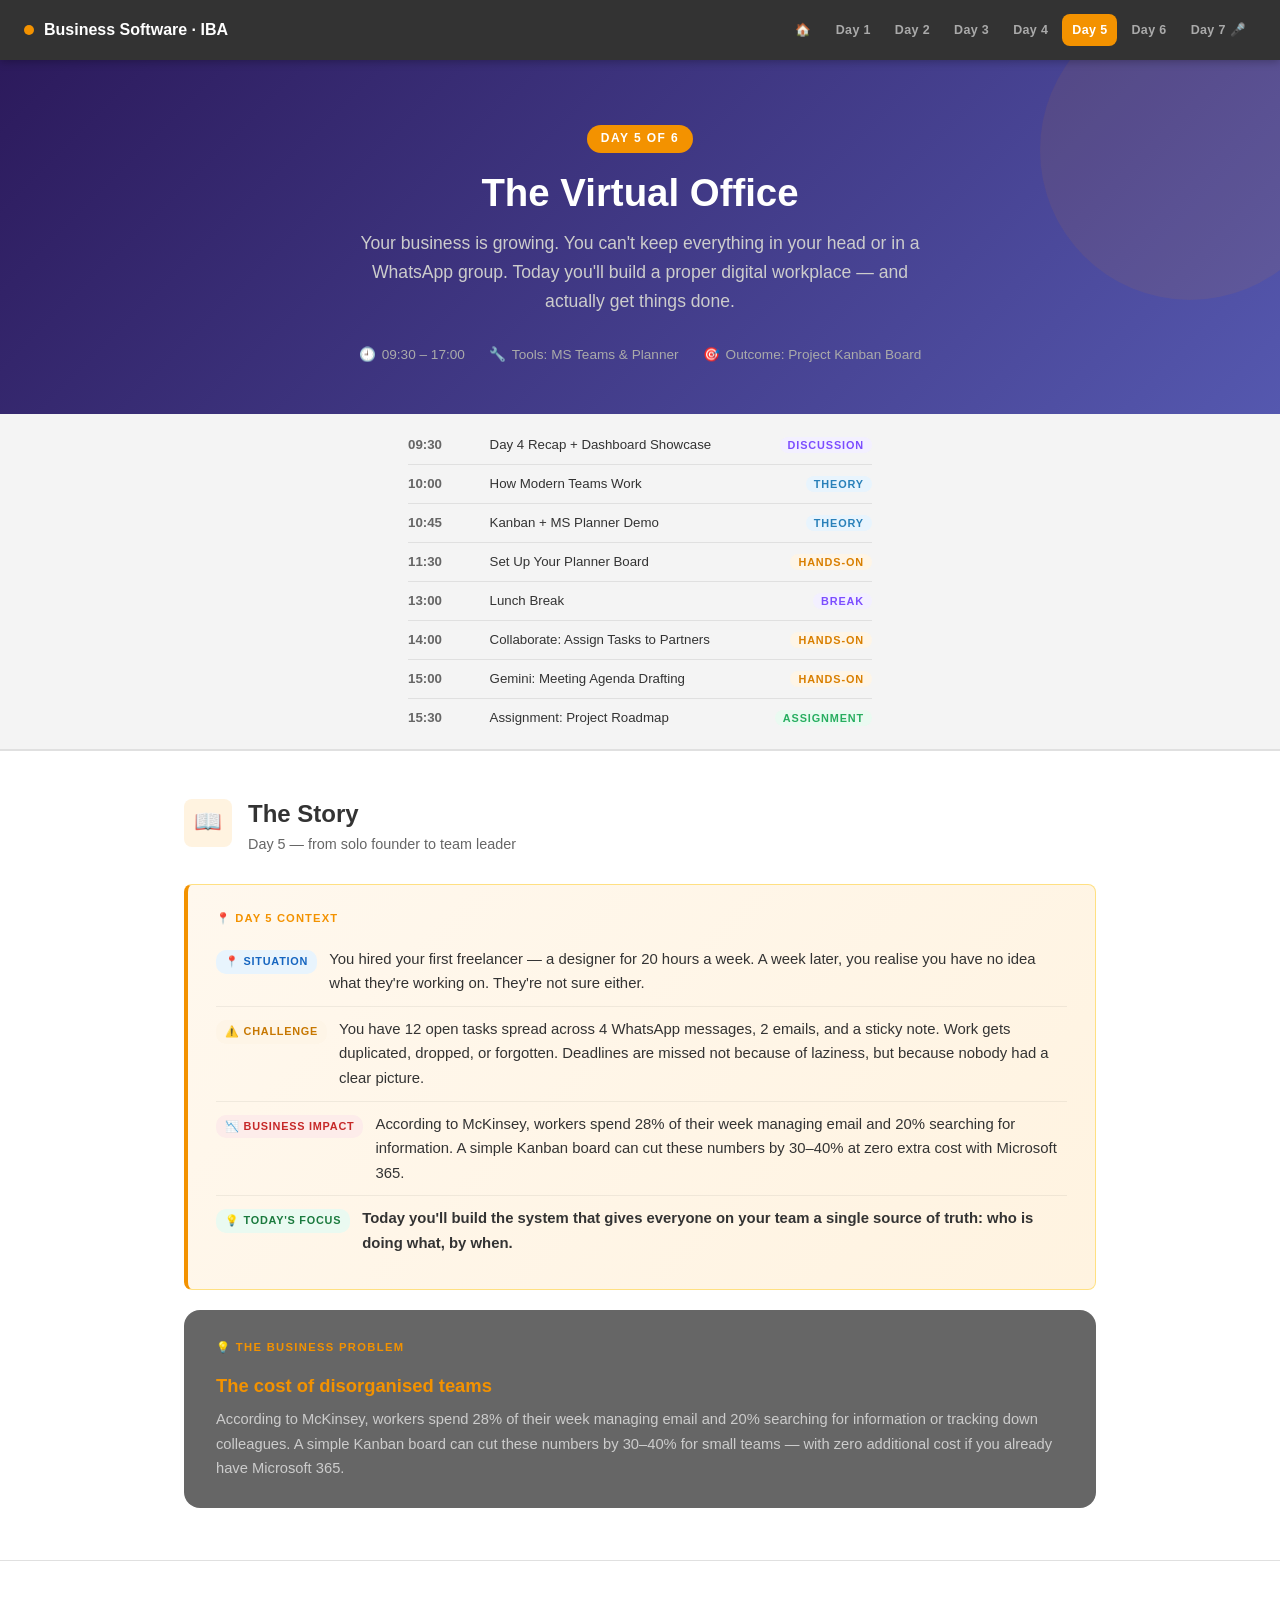
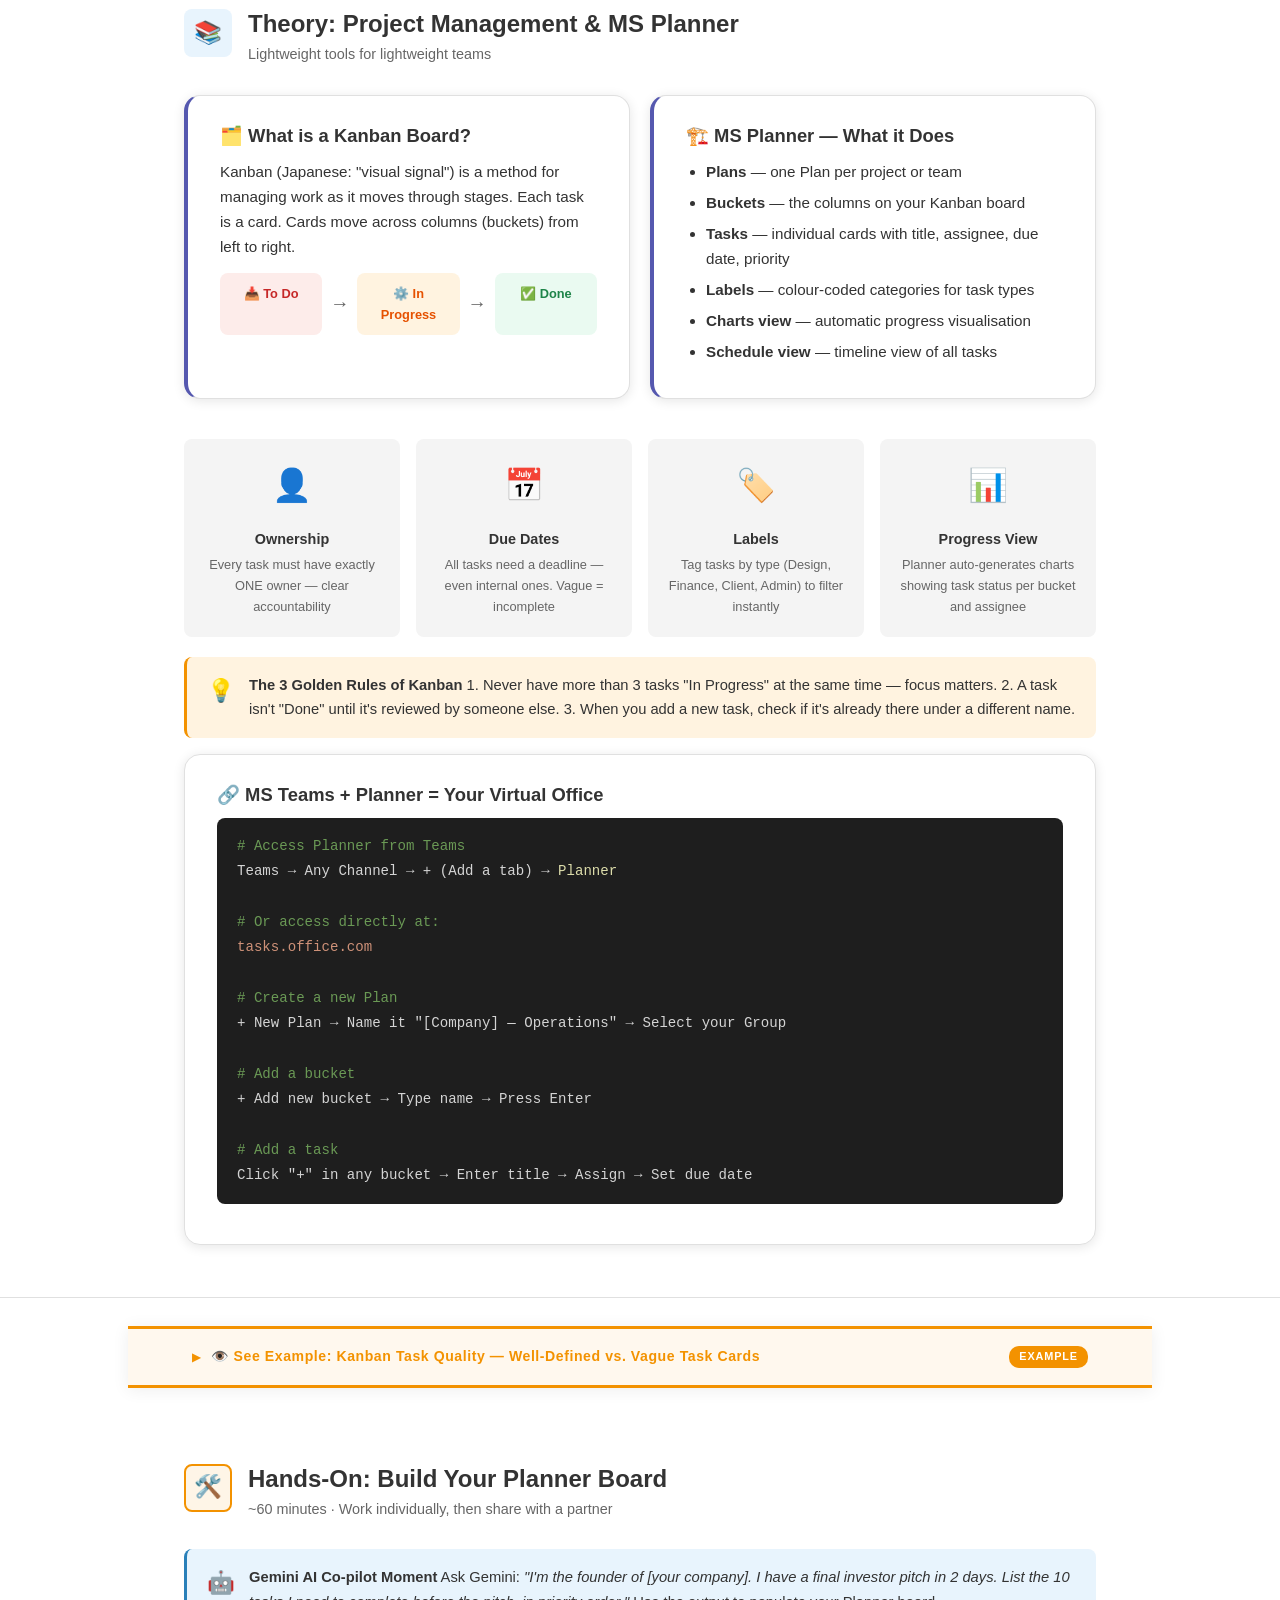
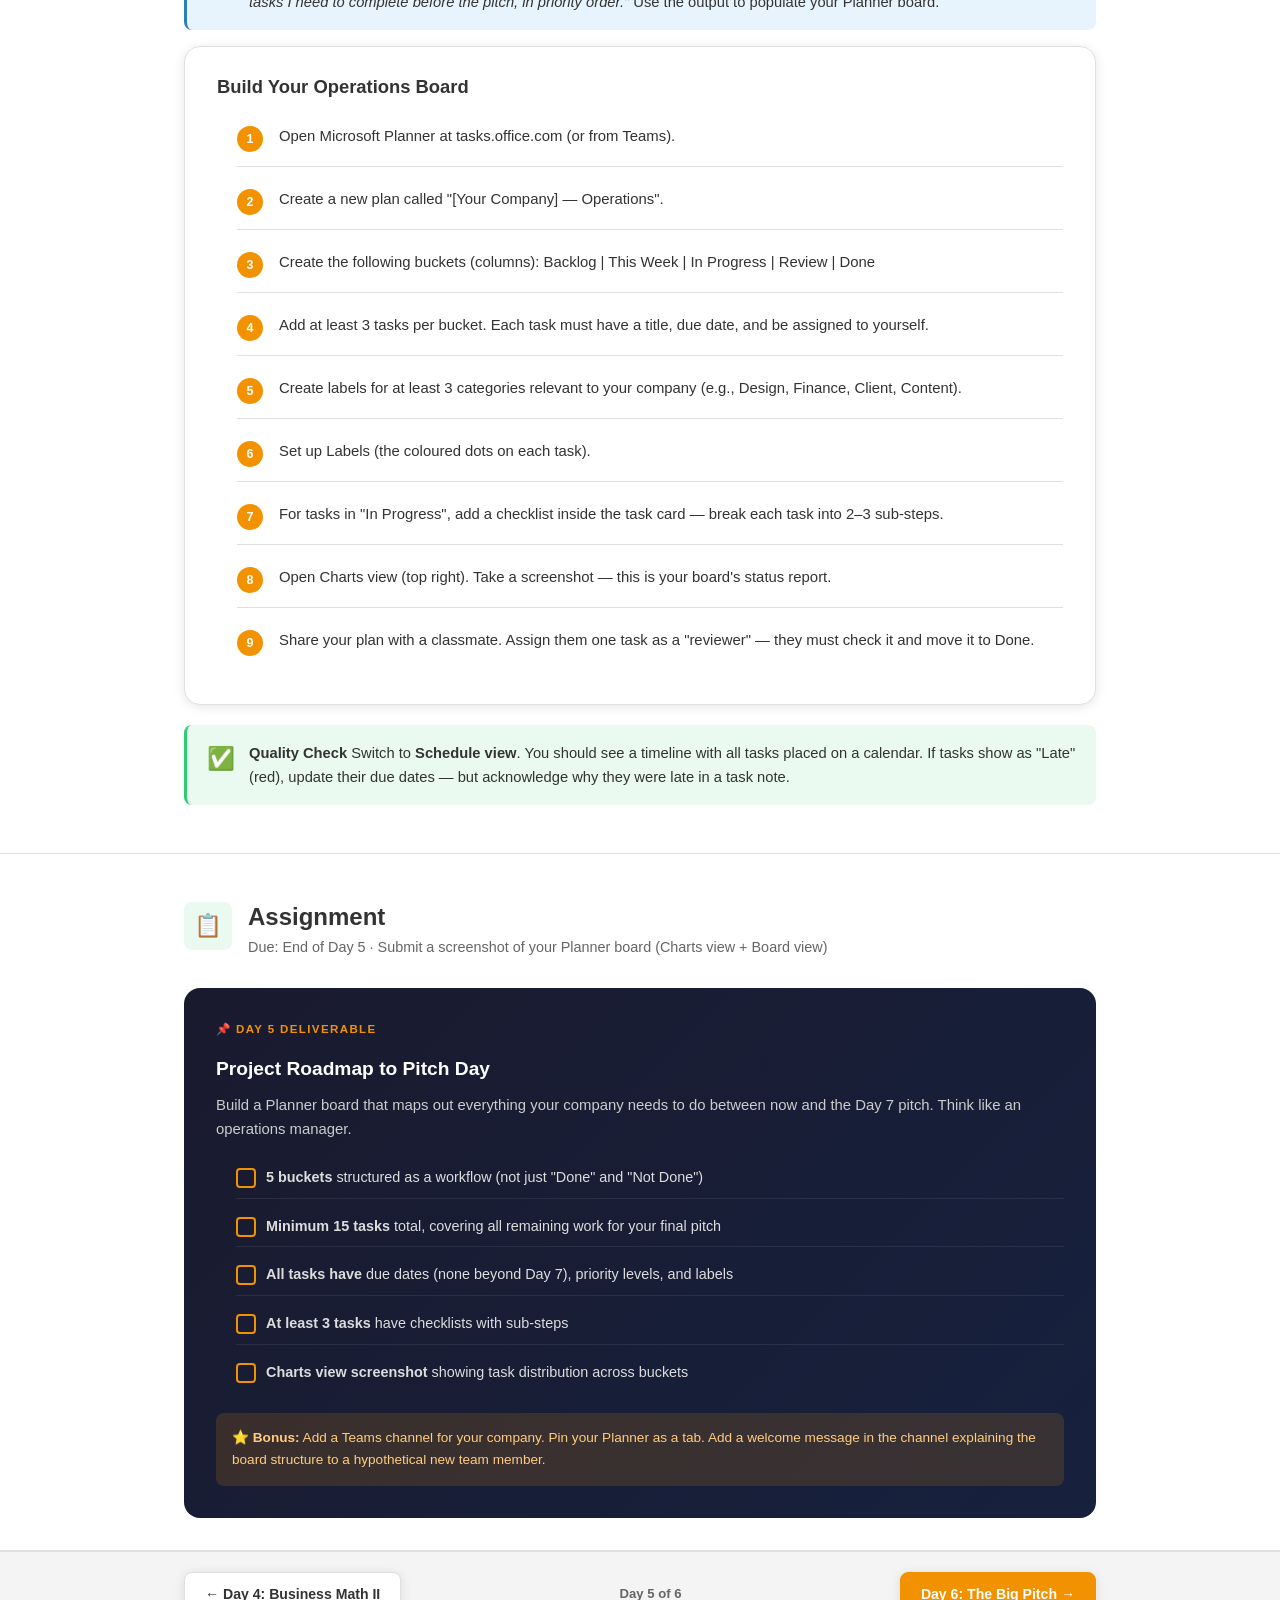
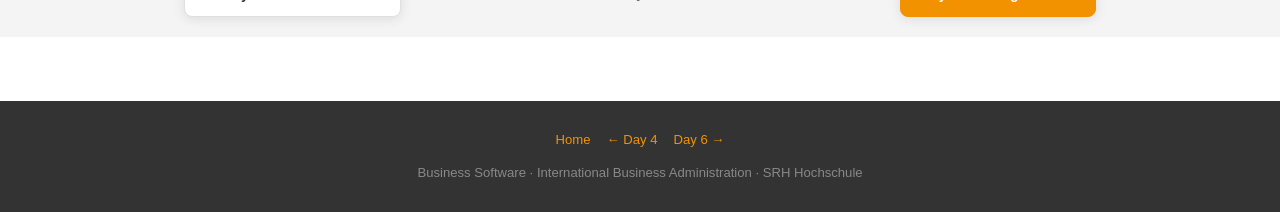
<file: content/day5.html>
<!DOCTYPE html>

<html lang="en">

<head>
        <meta charset="utf-8" />
        <meta content="width=device-width, initial-scale=1.0" name="viewport" />
        <title>Day 5 — The Virtual Office | Business Software</title>
        <link href="../style.css" rel="stylesheet" />
</head>

<body>
        <!-- NAV -->
        <nav class="site-nav">
                <div class="nav-brand">
                        <div class="brand-dot"></div>Business Software · IBA
                </div>
                <ul class="nav-days">
                        <li><a class="home-link" href="../index.html">🏠</a></li>
                        <li><a href="day1.html">Day 1</a></li>
                        <li><a href="day2.html">Day 2</a></li>
                        <li><a href="day3.html">Day 3</a></li>
                        <li><a href="day4.html">Day 4</a></li>
                        <li><a class="active" href="day5.html">Day 5</a></li>
                        <li><a href="day6.html">Day 6</a></li>
                        <li><a href="day7.html">Day 7 🎤</a></li>
                </ul>
        </nav>
        <!-- HERO -->
        <header class="page-hero" style="background: linear-gradient(135deg, #2c1a5c 0%, #5558af 100%);">
                <div class="day-label">Day 5 of 6</div>
                <h1>The Virtual Office</h1>
                <p class="hero-sub">Your business is growing. You can't keep everything in your head or in a WhatsApp
                        group. Today you'll build a proper digital workplace — and actually get things done.</p>
                <div class="hero-meta">
                        <span><span class="icon">🕘</span> 09:30 – 17:00</span>
                        <span><span class="icon">🔧</span> Tools: MS Teams &amp; Planner</span>
                        <span><span class="icon">🎯</span> Outcome: Project Kanban Board</span>
                </div>
        </header>
        <!-- AGENDA -->
        <div class="agenda-strip">
                <div class="container">
                        <table class="agenda-table">
                                <tbody>
                                        <tr>
                                                <td class="ag-time">09:30</td>
                                                <td class="ag-topic">Day 4 Recap + Dashboard Showcase</td>
                                                <td class="ag-tag"><span
                                                                class="agenda-tag tag-discuss">Discussion</span></td>
                                        </tr>
                                        <tr>
                                                <td class="ag-time">10:00</td>
                                                <td class="ag-topic">How Modern Teams Work</td>
                                                <td class="ag-tag"><span class="agenda-tag tag-theory">Theory</span>
                                                </td>
                                        </tr>
                                        <tr>
                                                <td class="ag-time">10:45</td>
                                                <td class="ag-topic">Kanban + MS Planner Demo</td>
                                                <td class="ag-tag"><span class="agenda-tag tag-theory">Theory</span>
                                                </td>
                                        </tr>
                                        <tr>
                                                <td class="ag-time">11:30</td>
                                                <td class="ag-topic">Set Up Your Planner Board</td>
                                                <td class="ag-tag"><span class="agenda-tag tag-handson">Hands-On</span>
                                                </td>
                                        </tr>
                                        <tr>
                                                <td class="ag-time">13:00</td>
                                                <td class="ag-topic">Lunch Break</td>
                                                <td class="ag-tag"><span class="agenda-tag tag-discuss">Break</span>
                                                </td>
                                        </tr>
                                        <tr>
                                                <td class="ag-time">14:00</td>
                                                <td class="ag-topic">Collaborate: Assign Tasks to Partners</td>
                                                <td class="ag-tag"><span class="agenda-tag tag-handson">Hands-On</span>
                                                </td>
                                        </tr>
                                        <tr>
                                                <td class="ag-time">15:00</td>
                                                <td class="ag-topic">Gemini: Meeting Agenda Drafting</td>
                                                <td class="ag-tag"><span class="agenda-tag tag-handson">Hands-On</span>
                                                </td>
                                        </tr>
                                        <tr>
                                                <td class="ag-time">15:30</td>
                                                <td class="ag-topic">Assignment: Project Roadmap</td>
                                                <td class="ag-tag"><span class="agenda-tag tag-assign">Assignment</span>
                                                </td>
                                        </tr>
                                </tbody>
                        </table>
                </div>
        </div>
        <!-- MAIN -->
        <main>
                <!-- STORY -->
                <section class="course-section">
                        <div class="container">
                                <div class="section-header">
                                        <div class="section-icon icon-story">📖</div>
                                        <div class="section-header-text">
                                                <h2>The Story</h2>
                                                <p>Day 5 — from solo founder to team leader</p>
                                        </div>
                                </div>
                                <div class="story-block">
                                        <div class="story-label">📍 Day 5 Context</div>
                                        <ul class="story-bullets">
                                                <li><span class="story-tag sit">📍 Situation</span> <span>You hired your
                                                                first freelancer — a designer for 20 hours a week. A
                                                                week later, you realise you have no idea what they're
                                                                working on. They're not sure either.</span></li>
                                                <li><span class="story-tag chal">⚠️ Challenge</span> <span>You have 12
                                                                open tasks spread across 4 WhatsApp messages, 2 emails,
                                                                and a sticky note. Work gets duplicated, dropped, or
                                                                forgotten. Deadlines are missed not because of laziness,
                                                                but because nobody had a clear picture.</span></li>
                                                <li><span class="story-tag impact">📉 Business Impact</span>
                                                        <span>According to McKinsey, workers spend 28% of their week
                                                                managing email and 20% searching for information. A
                                                                simple Kanban board can cut these numbers by 30–40% at
                                                                zero extra cost with Microsoft 365.</span>
                                                </li>
                                                <li><span class="story-tag sol">💡 Today's Focus</span> <span><b>Today
                                                                        you'll build the system that gives everyone on
                                                                        your team a single source of truth: who is doing
                                                                        what, by when.</b></span></li>
                                        </ul>



                                </div>
                                <div class="problem-card">
                                        <div class="problem-label">💡 The Business Problem</div>
                                        <h3>The cost of disorganised teams</h3>
                                        <p>According to McKinsey, workers spend 28% of their week managing email and 20%
                                                searching for information or tracking down colleagues. A simple Kanban
                                                board can cut these numbers by 30–40% for small teams — with zero
                                                additional cost if you already have Microsoft 365.</p>
                                </div>
                        </div>
                </section>
                <!-- THEORY -->
                <section class="course-section">
                        <div class="container">
                                <div class="section-header">
                                        <div class="section-icon icon-theory">📚</div>
                                        <div class="section-header-text">
                                                <h2>Theory: Project Management &amp; MS Planner</h2>
                                                <p>Lightweight tools for lightweight teams</p>
                                        </div>
                                </div>
                                <div class="grid-2">
                                        <div class="card" style="border-left:4px solid #5558af;">
                                                <h3>🗂️ What is a Kanban Board?</h3>
                                                <p>Kanban (Japanese: "visual signal") is a method for managing work as
                                                        it moves through stages. Each task is a card. Cards move across
                                                        columns (buckets) from left to right.</p>
                                                <div style="display:flex; gap:8px; margin-top:14px;">
                                                        <div
                                                                style="flex:1; background:#fdecea; border-radius:var(--radius); padding:10px; text-align:center; font-size:0.8rem; font-weight:700; color:#c62828;">
                                                                📥 To Do</div>
                                                        <div
                                                                style="font-size:1.2rem; color:var(--srh-mid); display:flex;align-items:center;">
                                                                →</div>
                                                        <div
                                                                style="flex:1; background:#fff3e0; border-radius:var(--radius); padding:10px; text-align:center; font-size:0.8rem; font-weight:700; color:#e65100;">
                                                                ⚙️ In Progress</div>
                                                        <div
                                                                style="font-size:1.2rem; color:var(--srh-mid); display:flex;align-items:center;">
                                                                →</div>
                                                        <div
                                                                style="flex:1; background:#eafaf1; border-radius:var(--radius); padding:10px; text-align:center; font-size:0.8rem; font-weight:700; color:#1e8449;">
                                                                ✅ Done</div>
                                                </div>
                                        </div>
                                        <div class="card" style="border-left:4px solid #5558af;">
                                                <h3>🏗️ MS Planner — What it Does</h3>
                                                <ul>
                                                        <li><b>Plans</b> — one Plan per project or team</li>
                                                        <li><b>Buckets</b> — the columns on your Kanban board
                                                        </li>
                                                        <li><b>Tasks</b> — individual cards with title,
                                                                assignee, due date, priority</li>
                                                        <li><b>Labels</b> — colour-coded categories for task
                                                                types</li>
                                                        <li><b>Charts view</b> — automatic progress
                                                                visualisation</li>
                                                        <li><b>Schedule view</b> — timeline view of all tasks
                                                        </li>
                                                </ul>
                                        </div>
                                </div>
                                <div class="concept-grid">
                                        <div class="concept-card">
                                                <div class="concept-icon">👤</div>
                                                <h4>Ownership</h4>
                                                <p>Every task must have exactly ONE owner — clear accountability</p>
                                        </div>
                                        <div class="concept-card">
                                                <div class="concept-icon">📅</div>
                                                <h4>Due Dates</h4>
                                                <p>All tasks need a deadline — even internal ones. Vague = incomplete
                                                </p>
                                        </div>
                                        <div class="concept-card">
                                                <div class="concept-icon">🏷️</div>
                                                <h4>Labels</h4>
                                                <p>Tag tasks by type (Design, Finance, Client, Admin) to filter
                                                        instantly</p>
                                        </div>
                                        <div class="concept-card">
                                                <div class="concept-icon">📊</div>
                                                <h4>Progress View</h4>
                                                <p>Planner auto-generates charts showing task status per bucket and
                                                        assignee</p>
                                        </div>
                                </div>
                                <div class="callout callout-orange">
                                        <span class="callout-icon">💡</span>
                                        <div class="callout-body">
                                                <b>The 3 Golden Rules of Kanban</b>
                                                1. Never have more than 3 tasks "In Progress" at the same time —
                                                focus
                                                matters. 2. A task isn't "Done" until it's reviewed by someone
                                                else. 3.
                                                When you add a new task, check if it's already there under a
                                                different
                                                name.
                                        </div>
                                </div>
                                <div class="card card-light">
                                        <h3>🔗 MS Teams + Planner = Your Virtual Office</h3>
                                        <div class="formula-block">
                                                <span class="f-comment"># Access Planner from Teams</span><br />
                                                Teams → Any Channel → + (Add a tab) → <span
                                                        class="f-func">Planner</span><br /><br />
                                                <span class="f-comment"># Or access directly at:</span><br />
                                                <span class="f-string">tasks.office.com</span><br /><br />
                                                <span class="f-comment"># Create a new Plan</span><br />
                                                + New Plan → Name it "[Company] — Operations" → Select your
                                                Group<br /><br />
                                                <span class="f-comment"># Add a bucket</span><br />
                                                + Add new bucket → Type name → Press Enter<br /><br />
                                                <span class="f-comment"># Add a task</span><br />
                                                Click "+" in any bucket → Enter title → Assign → Set due date
                                        </div>
                                </div>
                        </div>
                </section>

                <!-- EXAMPLE: Kanban Task Cards -->
                <details class="example-block">
                        <summary>👁️ See Example: Kanban Task Quality — Well-Defined vs. Vague Task Cards <span
                                        class="ex-label">Example</span></summary>
                        <div class="example-content">
                                <p style="font-size:0.9rem;color:#666;margin-bottom:20px;">Your team uses a Kanban board
                                        to manage work. Here's the same task written two ways — see which one actually
                                        moves work forward.</p>
                                <div class="example-cols">
                                        <div class="ex-good">
                                                <span class="ex-verdict">✅ Well-Defined Task Card</span>
                                                <h4>ByteBite — Sprint 4 Card</h4>
                                                <div class="kanban-card">
                                                        <span class="kc-tag"
                                                                style="background:#fbe9e7;color:#bf360c;">🔥 High
                                                                Priority</span>
                                                        <div class="kc-title">Write product description copy for 3 new
                                                                meal plans (Vegan, Keto, Classic)</div>
                                                        <p style="font-size:0.83rem;color:#555;margin:6px 0;">Write
                                                                80–100 words per plan. Tone: friendly &amp; energetic.
                                                                Include one differentiating benefit per plan. Reference
                                                                brand voice doc in Google Drive.</p>
                                                        <div
                                                                style="display:flex;gap:10px;flex-wrap:wrap;margin-top:8px;font-size:0.78rem;">
                                                                <span
                                                                        style="background:#e8f4fd;color:#1565c0;padding:2px 8px;border-radius:6px;">📎
                                                                        Brand Voice Doc</span>
                                                                <span
                                                                        style="background:#eafaf1;color:#1b7a3e;padding:2px 8px;border-radius:6px;">✅
                                                                        Done = reviewed by lead</span>
                                                        </div>
                                                        <div class="kc-meta">👤 Assigned: Priya &nbsp;·&nbsp; 📅 Due:
                                                                Thu 15 May &nbsp;·&nbsp; ⏱ Est: 2h</div>
                                                </div>
                                                <ul style="margin-top:12px;font-size:0.83rem;">
                                                        <li>Specific deliverable: <em>3 descriptions, 80–100 words
                                                                        each</em></li>
                                                        <li>Clear "done" definition: <em>reviewed by lead</em></li>
                                                        <li>Linked reference: brand voice doc attached</li>
                                                        <li>Realistic estimate: 2 hours</li>
                                                        <li>One owner — no ambiguity</li>
                                                </ul>
                                        </div>
                                        <div class="ex-bad">
                                                <span class="ex-verdict">❌ Vague Task Card</span>
                                                <h4>ByteBite — Same Task, Poorly Written</h4>
                                                <div class="kanban-card">
                                                        <span class="kc-tag"
                                                                style="background:#f5f5f5;color:#888;">Normal</span>
                                                        <div class="kc-title">Content</div>
                                                        <p style="font-size:0.83rem;color:#555;margin:6px 0;">Write
                                                                stuff for the new meal plans</p>
                                                        <div class="kc-meta">👤 Team &nbsp;·&nbsp; 📅 Soon</div>
                                                </div>
                                                <ul style="margin-top:12px;font-size:0.83rem;">
                                                        <li class="cell-bad" style="background:none;padding:2px 0;">
                                                                Title "Content" — what content? How many? Which plans?
                                                        </li>
                                                        <li class="cell-bad" style="background:none;padding:2px 0;">
                                                                "Stuff" — no length, no tone, no format specified</li>
                                                        <li class="cell-bad" style="background:none;padding:2px 0;">
                                                                "Team" as owner — everyone's responsible = no one is
                                                        </li>
                                                        <li class="cell-bad" style="background:none;padding:2px 0;">
                                                                "Soon" — not a deadline. Will be missed.</li>
                                                        <li class="cell-bad" style="background:none;padding:2px 0;">No
                                                                definition of done — how do you know when to move it?
                                                        </li>
                                                </ul>
                                        </div>
                                </div>
                                <p
                                        style="margin-top:18px;font-size:0.85rem;background:#fff8ee;padding:10px 14px;border-left:3px solid var(--srh-orange);border-radius:4px;">
                                        <b>Takeaway:</b> A good task card answers: <em>Who does what, to what
                                                standard, by when, and how do we know it's done?</em> If you
                                        can't
                                        answer all four, the card isn't ready to be worked on.
                                </p>
                        </div>
                </details>

                <!-- HANDS-ON -->
                <section class="course-section">
                        <div class="container">
                                <div class="section-header">
                                        <div class="section-icon icon-hands">🛠️</div>
                                        <div class="section-header-text">
                                                <h2>Hands-On: Build Your Planner Board</h2>
                                                <p>~60 minutes · Work individually, then share with a partner</p>
                                        </div>
                                </div>
                                <div class="callout callout-blue">
                                        <span class="callout-icon">🤖</span>
                                        <div class="callout-body">
                                                <b>Gemini AI Co-pilot Moment</b>
                                                Ask Gemini: <em>"I'm the founder of [your company]. I have a
                                                        final
                                                        investor pitch in 2 days. List the 10 tasks I need to
                                                        complete
                                                        before the pitch, in priority order."</em> Use the
                                                output to
                                                populate your Planner board.
                                        </div>
                                </div>
                                <div class="card">
                                        <h3>Build Your Operations Board</h3>
                                        <ol class="steps">
                                                <li>Open Microsoft Planner at tasks.office.com (or from Teams).
                                                </li>
                                                <li>Create a new plan called "[Your Company] — Operations".</li>
                                                <li>Create the following buckets (columns): Backlog | This
                                                                Week | In Progress | Review | Done</li>
                                                <li>Add at least 3 tasks per bucket. Each task must have a title,
                                                        due date, and be assigned to yourself.</li>
                                                <li>Create labels for at least 3 categories relevant to your company
                                                        (e.g., Design, Finance, Client, Content).</li>
                                                <li>Set up Labels (the coloured dots on each task).</li>
                                                <li>For tasks in "In Progress", add a checklist inside the task
                                                        card — break each task into 2–3 sub-steps.</li>
                                                <li>Open Charts view (top right). Take a screenshot — this is
                                                        your board's status report.</li>
                                                <li>Share your plan with a classmate. Assign them one task as a
                                                        "reviewer" — they must check it and move it to Done.</li>
                                        </ol>
                                </div>
                                <div class="callout callout-green">
                                        <span class="callout-icon">✅</span>
                                        <div class="callout-body">
                                                <b>Quality Check</b>
                                                Switch to <b>Schedule view</b>.
                                                You should see a timeline with all tasks placed on a calendar.
                                                If tasks
                                                show as "Late" (red), update
                                                their due dates — but acknowledge why they were late in a task
                                                note.
                                        </div>
                                </div>
                        </div>
                </section>
                <!-- ASSIGNMENT -->
                <section class="course-section" style="border-bottom:none;">
                        <div class="container">
                                <div class="section-header">
                                        <div class="section-icon icon-assign">📋</div>
                                        <div class="section-header-text">
                                                <h2>Assignment</h2>
                                                <p>Due: End of Day 5 · Submit a screenshot of your Planner board (Charts
                                                        view + Board view)</p>
                                        </div>
                                </div>
                                <div class="assignment-box">
                                        <div class="assign-label">📌 Day 5 Deliverable</div>
                                        <h3>Project Roadmap to Pitch Day</h3>
                                        <p>Build a Planner board that maps out everything your company needs to do
                                                between now and the Day 7 pitch. Think like an operations manager.</p>
                                        <ul class="deliverable-list">
                                                <li>
                                                        <div class="check"></div><span><strong>5 buckets</strong> structured as a workflow (not just "Done" and "Not Done")</span></li>
                                                <li>
                                                        <div class="check"></div><span><strong>Minimum 15 tasks</strong> total, covering all remaining work for your final pitch</span></li>
                                                <li>
                                                        <div class="check"></div><span><strong>All tasks have</strong> due dates (none beyond Day 7), priority levels, and labels</span></li>
                                                <li>
                                                        <div class="check"></div><span><strong>At least 3 tasks</strong> have checklists with sub-steps</span></li>
                                                <li>
                                                        <div class="check"></div><span><strong>Charts view screenshot</strong> showing task distribution across buckets</span></li>
                                        </ul>
                                        <div
                                                style="margin-top:20px; padding:14px 16px; background:rgba(243,146,0,0.15); border-radius:var(--radius); font-size:0.85rem; color:#ffcc80;">
                                                <b>⭐ Bonus:</b> Add a Teams channel for your company. Pin your
                                                Planner as a tab. Add a welcome message in the channel
                                                explaining the
                                                board structure to a hypothetical new team member.
                                        </div>
                                </div>
                        </div>
                </section>
        </main>
        <!-- DAY NAV -->
        <div class="day-nav">
                <div class="day-nav-inner">
                        <a class="day-nav-btn" href="day4.html">← Day 4: Business Math II</a>
                        <div style="font-size:0.82rem; color:var(--srh-mid); font-weight:600;">Day 5 of 6</div>
                        <a class="day-nav-btn primary" href="day6.html">Day 6: The Big Pitch →</a>
                </div>
        </div>
        <footer class="site-footer">
                <div class="footer-nav">
                        <a href="../index.html">Home</a>
                        <a href="day4.html">← Day 4</a>
                        <a href="day6.html">Day 6 →</a>
                </div>
                <p>Business Software · International Business Administration · SRH Hochschule</p>
        </footer>
</body>

</html>
</file>
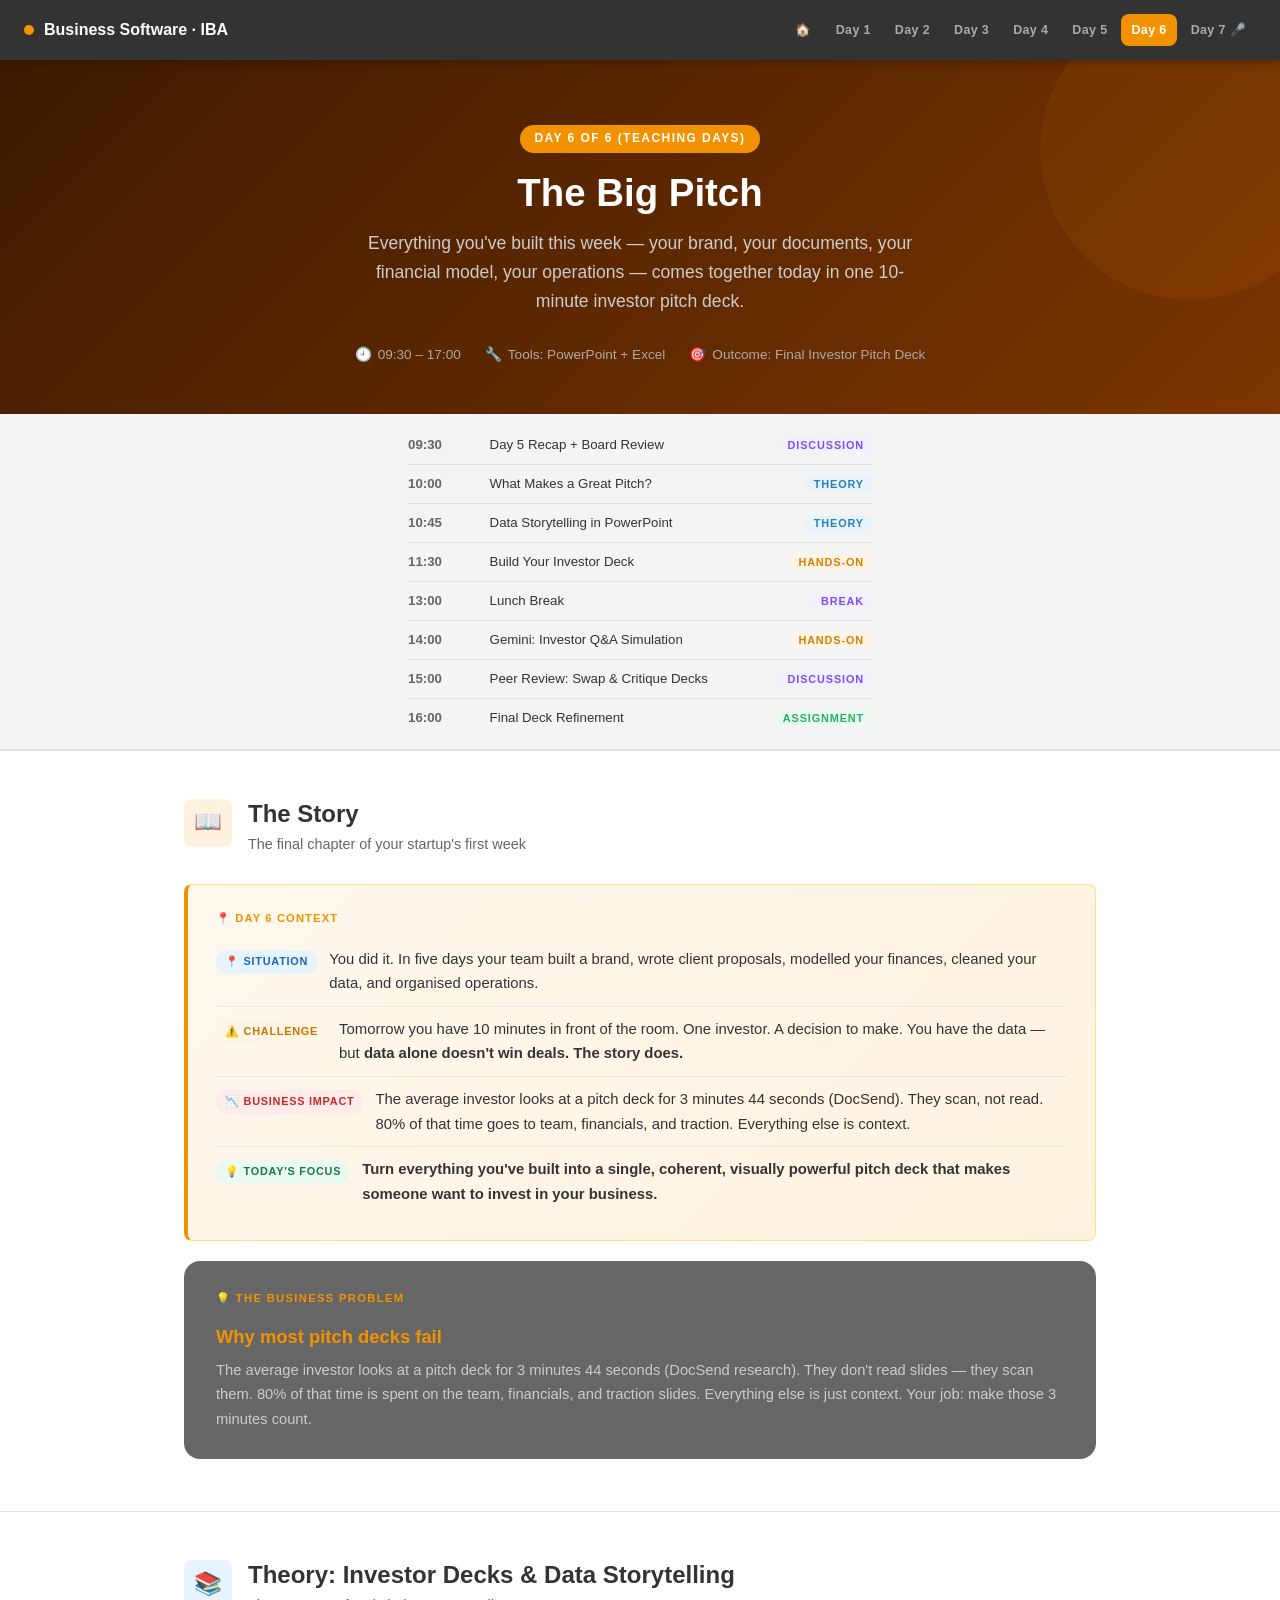
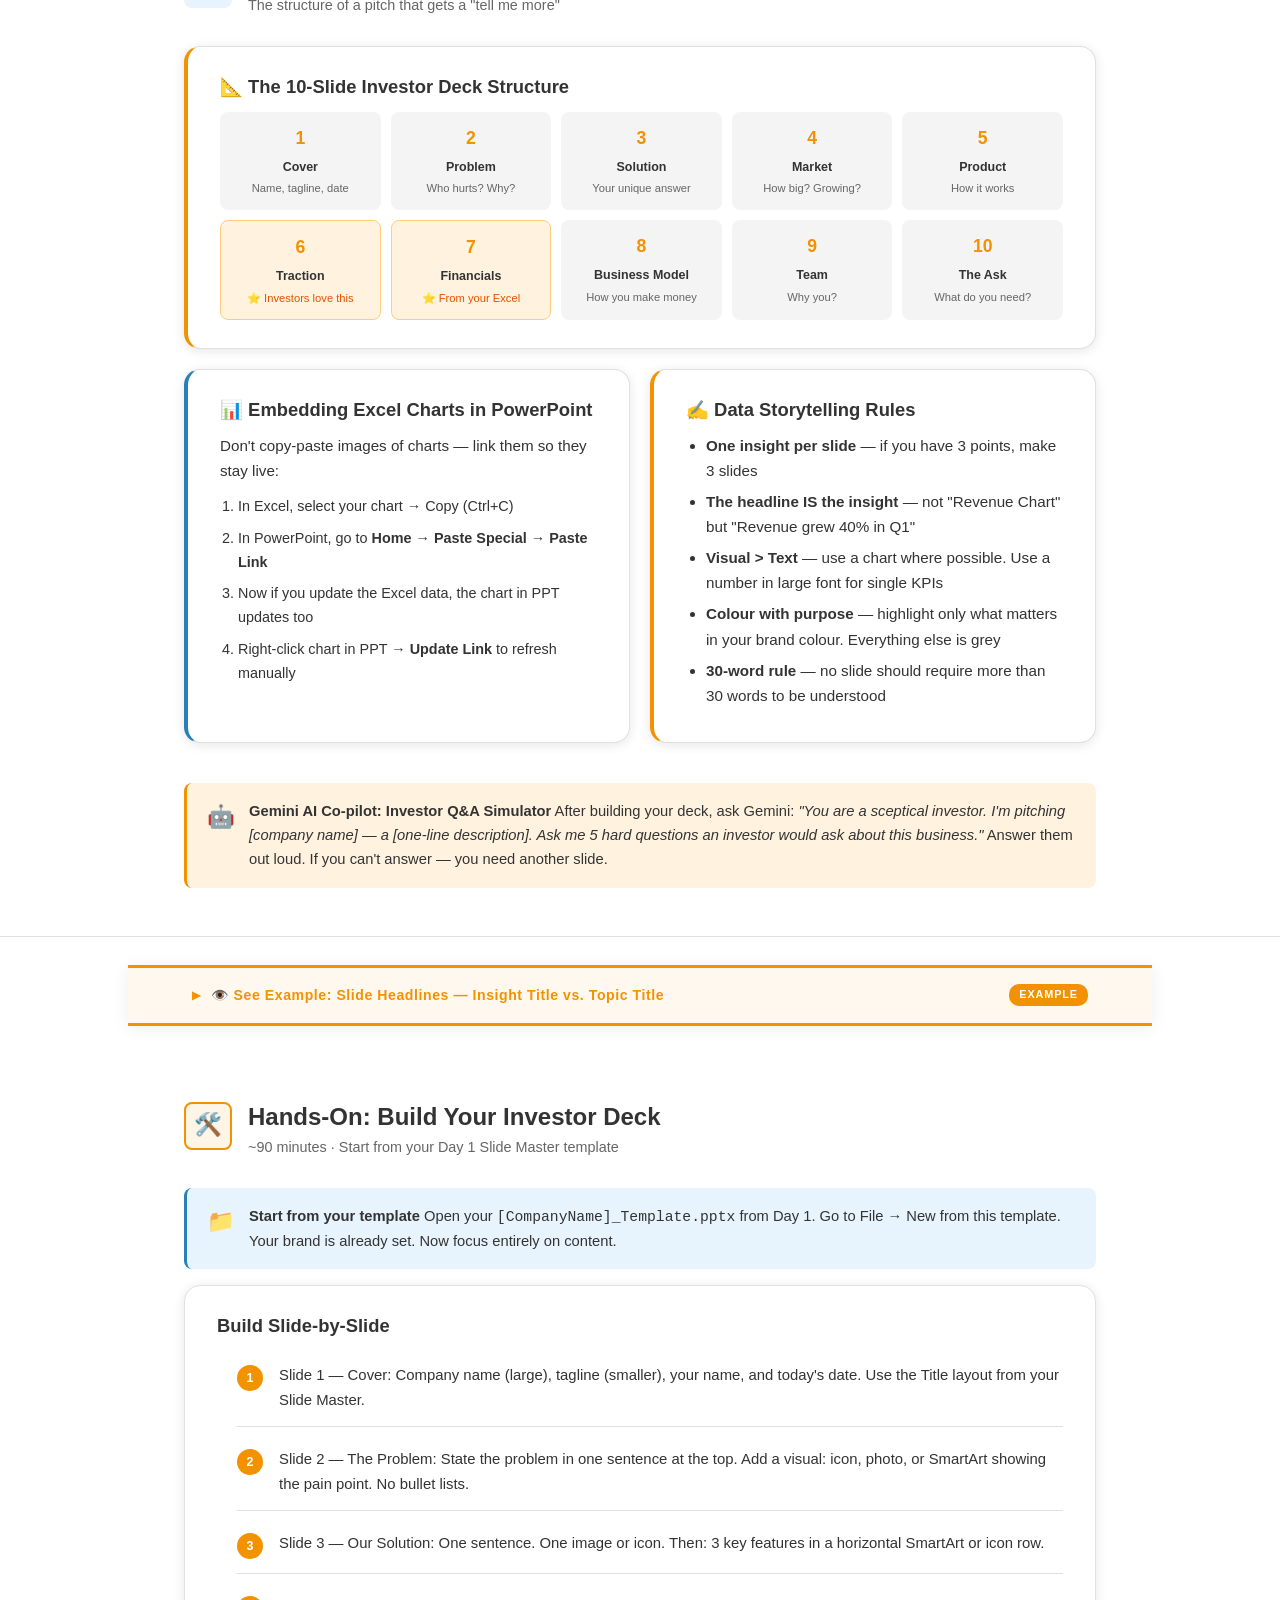
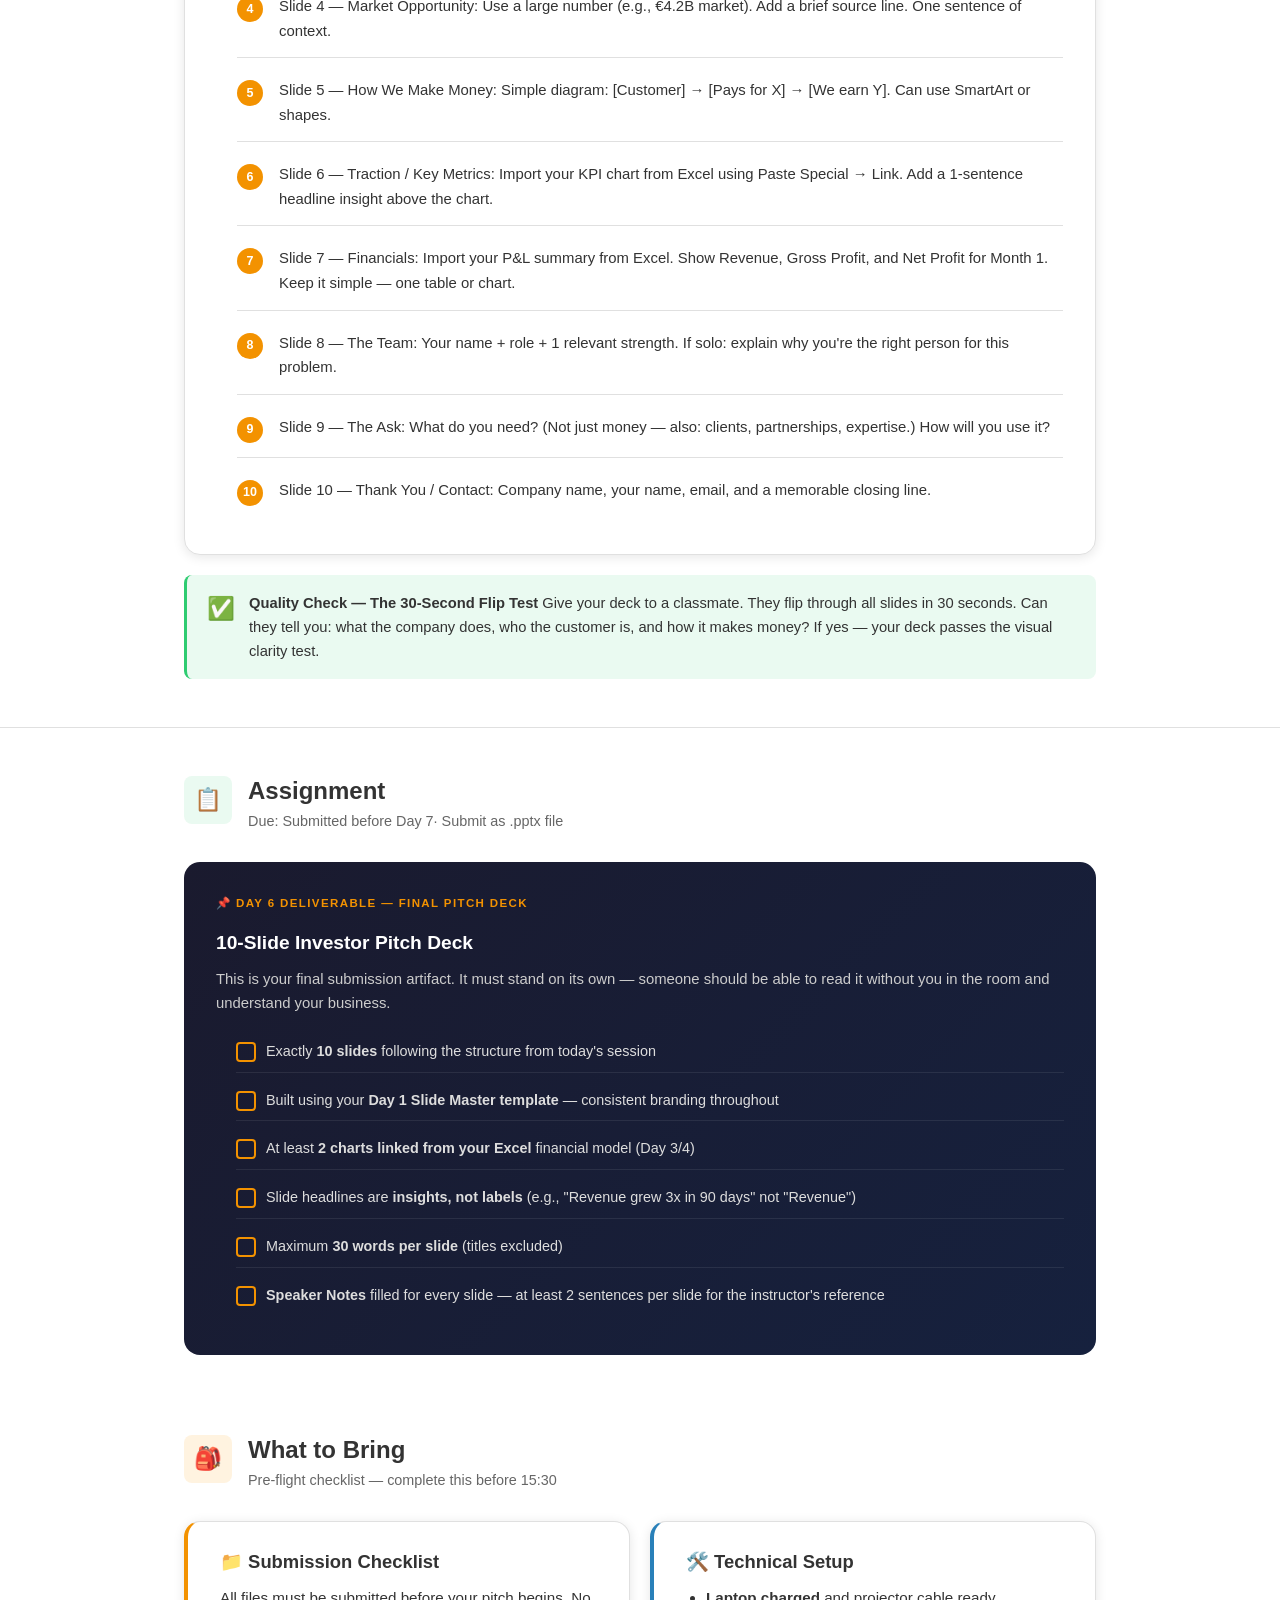
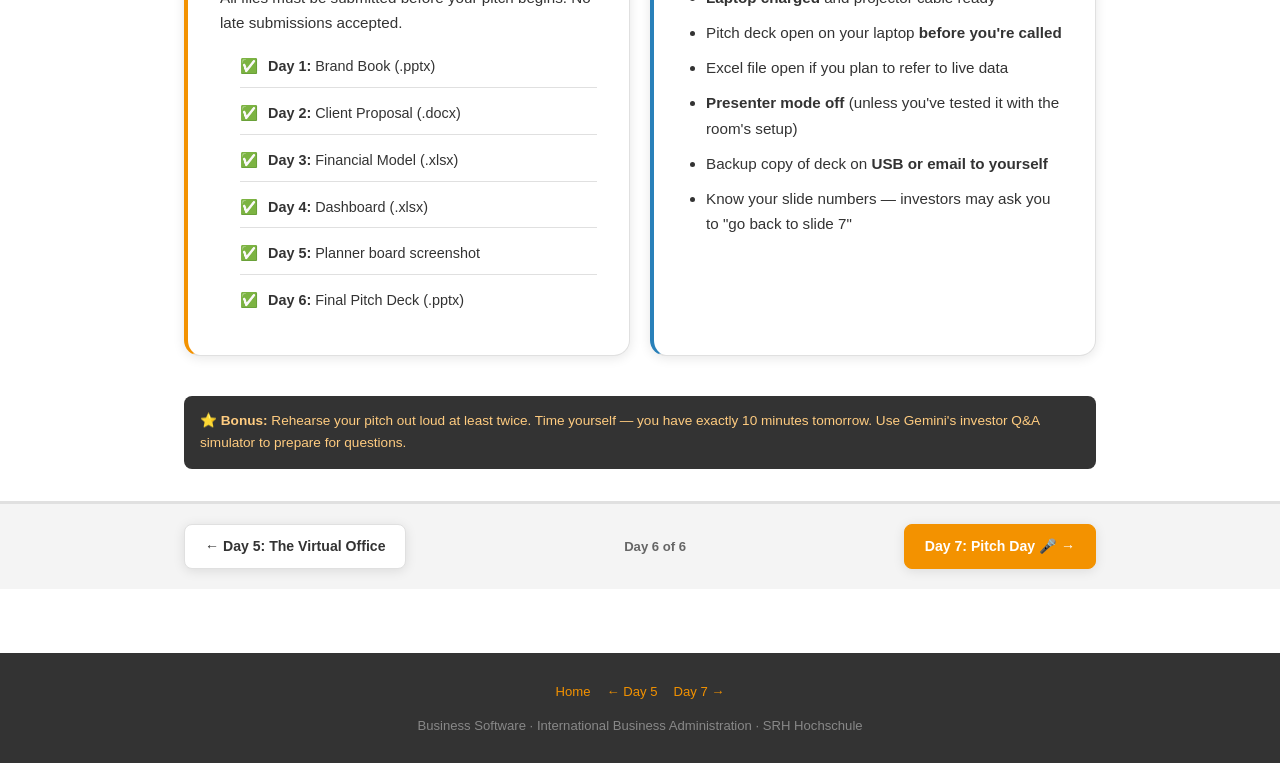
<file: content/day6.html>
<!DOCTYPE html>

<html lang="en">

<head>
        <meta charset="utf-8" />
        <meta content="width=device-width, initial-scale=1.0" name="viewport" />
        <title>Day 6 — The Big Pitch | Business Software</title>
        <link href="../style.css" rel="stylesheet" />
</head>

<body>
        <!-- NAV -->
        <nav class="site-nav">
                <div class="nav-brand">
                        <div class="brand-dot"></div>Business Software · IBA
                </div>
                <ul class="nav-days">
                        <li><a class="home-link" href="../index.html">🏠</a></li>
                        <li><a href="day1.html">Day 1</a></li>
                        <li><a href="day2.html">Day 2</a></li>
                        <li><a href="day3.html">Day 3</a></li>
                        <li><a href="day4.html">Day 4</a></li>
                        <li><a href="day5.html">Day 5</a></li>
                        <li><a class="active" href="day6.html">Day 6</a></li>
                        <li><a href="day7.html">Day 7 🎤</a></li>
                </ul>
        </nav>
        <!-- HERO -->
        <header class="page-hero" style="background: linear-gradient(135deg, #3d1a00 0%, #7c3500 100%);">
                <div class="day-label">Day 6 of 6 (teaching days)</div>
                <h1>The Big Pitch</h1>
                <p class="hero-sub">Everything you've built this week — your brand, your documents, your financial
                        model, your operations — comes together today in one 10-minute investor pitch deck.</p>
                <div class="hero-meta">
                        <span><span class="icon">🕘</span> 09:30 – 17:00</span>
                        <span><span class="icon">🔧</span> Tools: PowerPoint + Excel</span>
                        <span><span class="icon">🎯</span> Outcome: Final Investor Pitch Deck</span>
                </div>
        </header>
        <!-- AGENDA -->
        <div class="agenda-strip">
                <div class="container">
                        <table class="agenda-table">
                                <tbody>
                                        <tr>
                                                <td class="ag-time">09:30</td>
                                                <td class="ag-topic">Day 5 Recap + Board Review</td>
                                                <td class="ag-tag"><span
                                                                class="agenda-tag tag-discuss">Discussion</span></td>
                                        </tr>
                                        <tr>
                                                <td class="ag-time">10:00</td>
                                                <td class="ag-topic">What Makes a Great Pitch?</td>
                                                <td class="ag-tag"><span class="agenda-tag tag-theory">Theory</span>
                                                </td>
                                        </tr>
                                        <tr>
                                                <td class="ag-time">10:45</td>
                                                <td class="ag-topic">Data Storytelling in PowerPoint</td>
                                                <td class="ag-tag"><span class="agenda-tag tag-theory">Theory</span>
                                                </td>
                                        </tr>
                                        <tr>
                                                <td class="ag-time">11:30</td>
                                                <td class="ag-topic">Build Your Investor Deck</td>
                                                <td class="ag-tag"><span class="agenda-tag tag-handson">Hands-On</span>
                                                </td>
                                        </tr>
                                        <tr>
                                                <td class="ag-time">13:00</td>
                                                <td class="ag-topic">Lunch Break</td>
                                                <td class="ag-tag"><span class="agenda-tag tag-discuss">Break</span>
                                                </td>
                                        </tr>
                                        <tr>
                                                <td class="ag-time">14:00</td>
                                                <td class="ag-topic">Gemini: Investor Q&amp;A Simulation</td>
                                                <td class="ag-tag"><span class="agenda-tag tag-handson">Hands-On</span>
                                                </td>
                                        </tr>
                                        <tr>
                                                <td class="ag-time">15:00</td>
                                                <td class="ag-topic">Peer Review: Swap &amp; Critique Decks</td>
                                                <td class="ag-tag"><span
                                                                class="agenda-tag tag-discuss">Discussion</span></td>
                                        </tr>
                                        <tr>
                                                <td class="ag-time">16:00</td>
                                                <td class="ag-topic">Final Deck Refinement</td>
                                                <td class="ag-tag"><span class="agenda-tag tag-assign">Assignment</span>
                                                </td>
                                        </tr>
                                </tbody>
                        </table>
                </div>
        </div>
        <!-- MAIN -->
        <main>
                <!-- STORY -->
                <section class="course-section">
                        <div class="container">
                                <div class="section-header">
                                        <div class="section-icon icon-story">📖</div>
                                        <div class="section-header-text">
                                                <h2>The Story</h2>
                                                <p>The final chapter of your startup's first week</p>
                                        </div>
                                </div>
                                <div class="story-block">
                                        <div class="story-label">📍 Day 6 Context</div>
                                        <ul class="story-bullets">
                                                <li><span class="story-tag sit">📍 Situation</span> <span>You did it. In
                                                                five days your team built a brand, wrote client
                                                                proposals, modelled your finances, cleaned your data,
                                                                and organised operations.</span></li>
                                                <li><span class="story-tag chal">⚠️ Challenge</span> <span>Tomorrow you
                                                                have 10 minutes in front of the room. One investor. A
                                                                decision to make. You have the data — but <b>data alone
                                                                        doesn't win deals. The story does.</b></span>
                                                </li>
                                                <li><span class="story-tag impact">📉 Business Impact</span> <span>The
                                                                average investor looks at a pitch deck for 3 minutes 44
                                                                seconds (DocSend). They scan, not read. 80% of that time
                                                                goes to team, financials, and traction. Everything else
                                                                is context.</span></li>
                                                <li><span class="story-tag sol">💡 Today's Focus</span> <span><b>Turn
                                                                        everything you've built into a single, coherent,
                                                                        visually powerful pitch deck that makes someone
                                                                        want to invest in your business.</b></span></li>
                                        </ul>



                                </div>
                                <div class="problem-card">
                                        <div class="problem-label">💡 The Business Problem</div>
                                        <h3>Why most pitch decks fail</h3>
                                        <p>The average investor looks at a pitch deck for 3 minutes 44 seconds (DocSend
                                                research). They don't read slides — they scan them. 80% of that time is
                                                spent on the team, financials, and traction slides. Everything else is
                                                just context. Your job: make those 3 minutes count.</p>
                                </div>
                        </div>
                </section>
                <!-- THEORY -->
                <section class="course-section">
                        <div class="container">
                                <div class="section-header">
                                        <div class="section-icon icon-theory">📚</div>
                                        <div class="section-header-text">
                                                <h2>Theory: Investor Decks &amp; Data Storytelling</h2>
                                                <p>The structure of a pitch that gets a "tell me more"</p>
                                        </div>
                                </div>
                                <div class="card card-orange">
                                        <h3>📐 The 10-Slide Investor Deck Structure</h3>
                                        <div
                                                style="display:grid; grid-template-columns:repeat(5,1fr); gap:10px; margin-top:14px;">
                                                <div
                                                        style="background:var(--srh-light); border-radius:var(--radius); padding:12px; text-align:center;">
                                                        <div
                                                                style="font-weight:800; color:var(--srh-orange); font-size:1.1rem;">
                                                                1</div>
                                                        <div
                                                                style="font-size:0.78rem; font-weight:700; margin-top:4px;">
                                                                Cover</div>
                                                        <div
                                                                style="font-size:0.7rem; color:var(--srh-mid); margin-top:2px;">
                                                                Name, tagline, date</div>
                                                </div>
                                                <div
                                                        style="background:var(--srh-light); border-radius:var(--radius); padding:12px; text-align:center;">
                                                        <div
                                                                style="font-weight:800; color:var(--srh-orange); font-size:1.1rem;">
                                                                2</div>
                                                        <div
                                                                style="font-size:0.78rem; font-weight:700; margin-top:4px;">
                                                                Problem</div>
                                                        <div
                                                                style="font-size:0.7rem; color:var(--srh-mid); margin-top:2px;">
                                                                Who hurts? Why?</div>
                                                </div>
                                                <div
                                                        style="background:var(--srh-light); border-radius:var(--radius); padding:12px; text-align:center;">
                                                        <div
                                                                style="font-weight:800; color:var(--srh-orange); font-size:1.1rem;">
                                                                3</div>
                                                        <div
                                                                style="font-size:0.78rem; font-weight:700; margin-top:4px;">
                                                                Solution</div>
                                                        <div
                                                                style="font-size:0.7rem; color:var(--srh-mid); margin-top:2px;">
                                                                Your unique answer</div>
                                                </div>
                                                <div
                                                        style="background:var(--srh-light); border-radius:var(--radius); padding:12px; text-align:center;">
                                                        <div
                                                                style="font-weight:800; color:var(--srh-orange); font-size:1.1rem;">
                                                                4</div>
                                                        <div
                                                                style="font-size:0.78rem; font-weight:700; margin-top:4px;">
                                                                Market</div>
                                                        <div
                                                                style="font-size:0.7rem; color:var(--srh-mid); margin-top:2px;">
                                                                How big? Growing?</div>
                                                </div>
                                                <div
                                                        style="background:var(--srh-light); border-radius:var(--radius); padding:12px; text-align:center;">
                                                        <div
                                                                style="font-weight:800; color:var(--srh-orange); font-size:1.1rem;">
                                                                5</div>
                                                        <div
                                                                style="font-size:0.78rem; font-weight:700; margin-top:4px;">
                                                                Product</div>
                                                        <div
                                                                style="font-size:0.7rem; color:var(--srh-mid); margin-top:2px;">
                                                                How it works</div>
                                                </div>
                                                <div
                                                        style="background:#fff3e0; border-radius:var(--radius); padding:12px; text-align:center; border:1px solid #ffcc80;">
                                                        <div
                                                                style="font-weight:800; color:var(--srh-orange); font-size:1.1rem;">
                                                                6</div>
                                                        <div
                                                                style="font-size:0.78rem; font-weight:700; margin-top:4px;">
                                                                Traction</div>
                                                        <div style="font-size:0.7rem; color:#e65100; margin-top:2px;">⭐
                                                                Investors love this</div>
                                                </div>
                                                <div
                                                        style="background:#fff3e0; border-radius:var(--radius); padding:12px; text-align:center; border:1px solid #ffcc80;">
                                                        <div
                                                                style="font-weight:800; color:var(--srh-orange); font-size:1.1rem;">
                                                                7</div>
                                                        <div
                                                                style="font-size:0.78rem; font-weight:700; margin-top:4px;">
                                                                Financials</div>
                                                        <div style="font-size:0.7rem; color:#e65100; margin-top:2px;">⭐
                                                                From your Excel</div>
                                                </div>
                                                <div
                                                        style="background:var(--srh-light); border-radius:var(--radius); padding:12px; text-align:center;">
                                                        <div
                                                                style="font-weight:800; color:var(--srh-orange); font-size:1.1rem;">
                                                                8</div>
                                                        <div
                                                                style="font-size:0.78rem; font-weight:700; margin-top:4px;">
                                                                Business Model</div>
                                                        <div
                                                                style="font-size:0.7rem; color:var(--srh-mid); margin-top:2px;">
                                                                How you make money</div>
                                                </div>
                                                <div
                                                        style="background:var(--srh-light); border-radius:var(--radius); padding:12px; text-align:center;">
                                                        <div
                                                                style="font-weight:800; color:var(--srh-orange); font-size:1.1rem;">
                                                                9</div>
                                                        <div
                                                                style="font-size:0.78rem; font-weight:700; margin-top:4px;">
                                                                Team</div>
                                                        <div
                                                                style="font-size:0.7rem; color:var(--srh-mid); margin-top:2px;">
                                                                Why you?</div>
                                                </div>
                                                <div
                                                        style="background:var(--srh-light); border-radius:var(--radius); padding:12px; text-align:center;">
                                                        <div
                                                                style="font-weight:800; color:var(--srh-orange); font-size:1.1rem;">
                                                                10</div>
                                                        <div
                                                                style="font-size:0.78rem; font-weight:700; margin-top:4px;">
                                                                The Ask</div>
                                                        <div
                                                                style="font-size:0.7rem; color:var(--srh-mid); margin-top:2px;">
                                                                What do you need?</div>
                                                </div>
                                        </div>
                                </div>
                                <div class="grid-2">
                                        <div class="card card-blue">
                                                <h3>📊 Embedding Excel Charts in PowerPoint</h3>
                                                <p>Don't copy-paste images of charts — link them so they stay live:</p>
                                                <ol style="padding-left:18px; font-size:0.9rem;">
                                                        <li style="margin-bottom:8px;">In Excel, select your chart →
                                                                Copy (Ctrl+C)</li>
                                                        <li style="margin-bottom:8px;">In PowerPoint, go to <b>Home
                                                                        → Paste Special → Paste Link</b></li>
                                                        <li style="margin-bottom:8px;">Now if you update the Excel data,
                                                                the chart in PPT updates too</li>
                                                        <li>Right-click chart in PPT → <b>Update Link</b> to
                                                                refresh manually</li>
                                                </ol>
                                        </div>
                                        <div class="card card-orange">
                                                <h3>✍️ Data Storytelling Rules</h3>
                                                <ul>
                                                        <li><b>One insight per slide</b> — if you have 3
                                                                points, make 3 slides</li>
                                                        <li><b>The headline IS the insight</b> — not "Revenue
                                                                Chart" but "Revenue grew 40% in Q1"</li>
                                                        <li><b>Visual &gt; Text</b> — use a chart where
                                                                possible. Use a number in large font for single
                                                                KPIs
                                                        </li>
                                                        <li><b>Colour with purpose</b> — highlight only what
                                                                matters in your brand colour. Everything else is
                                                                grey
                                                        </li>
                                                        <li><b>30-word rule</b> — no slide should require more
                                                                than 30 words to be understood</li>
                                                </ul>
                                        </div>
                                </div>
                                <div class="callout callout-orange">
                                        <span class="callout-icon">🤖</span>
                                        <div class="callout-body">
                                                <b>Gemini AI Co-pilot: Investor Q&amp;A Simulator</b>
                                                After building your deck, ask Gemini: <em>"You are a sceptical
                                                        investor.
                                                        I'm pitching [company name] — a [one-line description].
                                                        Ask me 5
                                                        hard questions an investor would ask about this
                                                        business."</em>
                                                Answer them out loud. If you can't answer — you need another
                                                slide.
                                        </div>
                                </div>
                        </div>
                </section>

                <!-- EXAMPLE: Slide Headlines -->
                <details class="example-block">
                        <summary>👁️ See Example: Slide Headlines — Insight Title vs. Topic Title <span
                                        class="ex-label">Example</span></summary>
                        <div class="example-content">
                                <p style="font-size:0.9rem;color:#666;margin-bottom:20px;">The single biggest upgrade
                                        you can make to any presentation: replace topic titles with insight titles. See
                                        the same slide transformed.</p>
                                <div class="example-cols">
                                        <div class="ex-good">
                                                <span class="ex-verdict">✅ Insight Title — Tells the Story</span>
                                                <h4>Revenue Slide — What the Audience Remembers</h4>
                                                <div class="slide-mock">
                                                        <div class="slide-mock-bar" style="background:#0d47a1;">BYTEBITE
                                                                · INVESTOR DECK · MAY 2025</div>
                                                        <div class="slide-mock-body" style="padding:16px;">
                                                                <div
                                                                        style="font-size:1rem;font-weight:700;color:#0d47a1;margin-bottom:8px;">
                                                                        Revenue tripled in 6 months — driven by repeat
                                                                        orders, not new customers</div>
                                                                <div
                                                                        style="display:flex;align-items:flex-end;gap:8px;margin-bottom:6px;height:50px;">
                                                                        <div
                                                                                style="background:#e3f2fd;width:20px;height:15px;border-radius:2px 2px 0 0;">
                                                                        </div>
                                                                        <div
                                                                                style="background:#90caf9;width:20px;height:22px;border-radius:2px 2px 0 0;">
                                                                        </div>
                                                                        <div
                                                                                style="background:#42a5f5;width:20px;height:30px;border-radius:2px 2px 0 0;">
                                                                        </div>
                                                                        <div
                                                                                style="background:#1e88e5;width:20px;height:38px;border-radius:2px 2px 0 0;">
                                                                        </div>
                                                                        <div
                                                                                style="background:#1565c0;width:20px;height:44px;border-radius:2px 2px 0 0;">
                                                                        </div>
                                                                        <div
                                                                                style="background:#0d47a1;width:20px;height:50px;border-radius:2px 2px 0 0;">
                                                                        </div>
                                                                        <span
                                                                                style="font-size:0.7rem;color:#0d47a1;font-weight:700;margin-left:4px;">3×
                                                                                ↑</span>
                                                                </div>
                                                                <div style="font-size:0.72rem;color:#888;">Jan &nbsp;
                                                                        Feb &nbsp; Mar &nbsp; Apr &nbsp; May &nbsp; Jun
                                                                </div>
                                                        </div>
                                                </div>
                                                <p style="font-size:0.82rem;margin-top:10px;color:#555;">The title
                                                        <em>is</em> the takeaway. Even someone who glances at this slide
                                                        for 2 seconds understands: revenue grew 3×, and the growth
                                                        driver matters (repeat orders = retention, not just
                                                        acquisition).
                                                </p>
                                        </div>
                                        <div class="ex-bad">
                                                <span class="ex-verdict">❌ Topic Title — Tells Nothing</span>
                                                <h4>Revenue Slide — What Gets Forgotten</h4>
                                                <div class="slide-mock">
                                                        <div class="slide-mock-bar" style="background:#666;">Slide 7
                                                        </div>
                                                        <div class="slide-mock-body" style="padding:16px;">
                                                                <div
                                                                        style="font-size:1rem;font-weight:700;color:#333;margin-bottom:8px;">
                                                                        Revenue Chart</div>
                                                                <div
                                                                        style="display:flex;align-items:flex-end;gap:8px;margin-bottom:6px;height:50px;">
                                                                        <div
                                                                                style="background:#ccc;width:20px;height:15px;border-radius:2px 2px 0 0;">
                                                                        </div>
                                                                        <div
                                                                                style="background:#ccc;width:20px;height:22px;border-radius:2px 2px 0 0;">
                                                                        </div>
                                                                        <div
                                                                                style="background:#ccc;width:20px;height:30px;border-radius:2px 2px 0 0;">
                                                                        </div>
                                                                        <div
                                                                                style="background:#ccc;width:20px;height:38px;border-radius:2px 2px 0 0;">
                                                                        </div>
                                                                        <div
                                                                                style="background:#ccc;width:20px;height:44px;border-radius:2px 2px 0 0;">
                                                                        </div>
                                                                        <div
                                                                                style="background:#ccc;width:20px;height:50px;border-radius:2px 2px 0 0;">
                                                                        </div>
                                                                </div>
                                                                <div style="font-size:0.72rem;color:#888;">Jan &nbsp;
                                                                        Feb &nbsp; Mar &nbsp; Apr &nbsp; May &nbsp; Jun
                                                                </div>
                                                        </div>
                                                </div>
                                                <p style="font-size:0.82rem;margin-top:10px;color:#555;">"Revenue Chart"
                                                        just describes what the audience can already see. It forces them
                                                        to do the analytical work themselves — and different people will
                                                        draw different conclusions. The presenter has lost control of
                                                        the message.</p>
                                        </div>
                                </div>
                                <div
                                        style="margin-top:20px;background:#fff;border:1px solid #e0e0e0;border-radius:8px;padding:14px;font-size:0.85rem;">
                                        <div style="color:var(--srh-orange); font-weight:700; margin-bottom:8px;">The Formula: Topic Title → Insight Title</div>
                                                <table class="ex-table">
                                                        <thead>
                                                                <tr>
                                                                        <th>Topic Title (❌)</th>
                                                                        <th>Insight Title (✅)</th>
                                                                </tr>
                                                        </thead>
                                                        <tbody>
                                                                <tr>
                                                                        <td>Revenue Chart</td>
                                                                        <td class="cell-good">Revenue tripled in 6
                                                                                months —
                                                                                driven by repeat orders</td>
                                                                </tr>
                                                                <tr>
                                                                        <td>Customer Data</td>
                                                                        <td class="cell-good">72% of revenue comes from
                                                                                customers who ordered 3+ times</td>
                                                                </tr>
                                                                <tr>
                                                                        <td>Market Overview</td>
                                                                        <td class="cell-good">The €4.2B meal-kit market
                                                                                is
                                                                                growing 18% YoY — and under-served in
                                                                                DACH</td>
                                                                </tr>
                                                                <tr>
                                                                        <td>Team Slide</td>
                                                                        <td class="cell-good">Our founding team has 20
                                                                                years of
                                                                                combined food logistics experience</td>
                                                                </tr>
                                                        </tbody>
                                                </table>
                                </div>
                                <p
                                        style="margin-top:18px;font-size:0.85rem;background:#fff8ee;padding:10px 14px;border-left:3px solid var(--srh-orange);border-radius:4px;">
                                        <b>Takeaway:</b> Before every slide title, ask: <em>"What do I want
                                                the audience to believe after seeing this slide?"</em> That
                                        answer is
                                        your title. The chart/table/bullet points are just the evidence that
                                        supports
                                        it.
                                </p>
                        </div>
                </details>

                <!-- HANDS-ON -->
                <section class="course-section">
                        <div class="container">
                                <div class="section-header">
                                        <div class="section-icon icon-hands">🛠️</div>
                                        <div class="section-header-text">
                                                <h2>Hands-On: Build Your Investor Deck</h2>
                                                <p>~90 minutes · Start from your Day 1 Slide Master template</p>
                                        </div>
                                </div>
                                <div class="callout callout-blue">
                                        <span class="callout-icon">📁</span>
                                        <div class="callout-body">
                                                <b>Start from your template</b>
                                                Open your <code>[CompanyName]_Template.pptx</code> from Day 1.
                                                Go to
                                                File → New from this template. Your brand is already set. Now
                                                focus
                                                entirely on content.
                                        </div>
                                </div>
                                <div class="card">
                                        <h3>Build Slide-by-Slide</h3>
                                        <ol class="steps">
                                                <li>Slide 1 — Cover: Company name (large), tagline (smaller),
                                                        your name, and today's date. Use the Title layout from your
                                                        Slide Master.</li>
                                                <li>Slide 2 — The Problem: State the problem in one sentence at
                                                        the top. Add a visual: icon, photo, or SmartArt showing the pain
                                                        point. No bullet lists.</li>
                                                <li>Slide 3 — Our Solution: One sentence. One image or icon.
                                                        Then: 3 key features in a horizontal SmartArt or icon row.</li>
                                                <li>Slide 4 — Market Opportunity: Use a large number (e.g., €4.2B
                                                        market). Add a brief source line. One sentence of context.</li>
                                                <li>Slide 5 — How We Make Money: Simple diagram: [Customer] →
                                                        [Pays for X] → [We earn Y]. Can use SmartArt or shapes.</li>
                                                <li>Slide 6 — Traction / Key Metrics: Import your KPI chart from
                                                        Excel using Paste Special → Link. Add a 1-sentence headline
                                                        insight above the chart.</li>
                                                <li>Slide 7 — Financials: Import your P&amp;L summary from Excel.
                                                        Show Revenue, Gross Profit, and Net Profit for Month 1. Keep it
                                                        simple — one table or chart.</li>
                                                <li>Slide 8 — The Team: Your name + role + 1 relevant strength.
                                                        If solo: explain why you're the right person for this problem.
                                                </li>
                                                <li>Slide 9 — The Ask: What do you need? (Not just money — also:
                                                        clients, partnerships, expertise.) How will you use it?</li>
                                                <li>Slide 10 — Thank You / Contact: Company name, your name,
                                                        email, and a memorable closing line.</li>
                                        </ol>
                                </div>
                                <div class="callout callout-green">
                                        <span class="callout-icon">✅</span>
                                        <div class="callout-body">
                                                <b>Quality Check — The 30-Second Flip Test</b>
                                                Give your deck to a classmate. They flip through all slides in
                                                30
                                                seconds. Can they tell you: what the company does, who the
                                                customer is,
                                                and how it makes money? If yes — your deck passes the visual
                                                clarity
                                                test.
                                        </div>
                                </div>
                        </div>
                </section>
                <!-- ASSIGNMENT -->
                <section class="course-section" style="border-bottom:none;">
                        <div class="container">
                                <div class="section-header">
                                        <div class="section-icon icon-assign">📋</div>
                                        <div class="section-header-text">
                                                <h2>Assignment</h2>
                                                <p>Due: Submitted before Day 7· Submit as .pptx file</p>
                                        </div>
                                </div>
                                <div class="assignment-box">
                                        <div class="assign-label">📌 Day 6 Deliverable — Final Pitch Deck</div>
                                        <h3>10-Slide Investor Pitch Deck</h3>
                                        <p>This is your final submission artifact. It must stand on its own — someone
                                                should be able to read it without you in the room and understand your
                                                business.</p>
                                        <ul class="deliverable-list">
                                                <li>
                                                        <div class="check"></div><span>Exactly <strong>10 slides</strong> following the structure from today's session</span></li>
                                                <li>
                                                        <div class="check"></div><span>Built using your <strong>Day 1 Slide Master template</strong> — consistent branding throughout</span></li>
                                                <li>
                                                        <div class="check"></div><span>At least <strong>2 charts linked from your Excel</strong> financial model (Day 3/4)</span></li>
                                                <li>
                                                        <div class="check"></div><span>Slide headlines are <strong>insights, not labels</strong> (e.g., "Revenue grew 3x in 90 days" not "Revenue")</span></li>
                                                <li>
                                                        <div class="check"></div><span>Maximum <strong>30 words per slide</strong> (titles excluded)</span></li>
                                                <li>
                                                        <div class="check"></div><span><strong>Speaker Notes</strong> filled for every slide — at least 2 sentences per slide for the instructor's reference</span></li>
                                        </ul>
                                </div>
                        </div>
                </section>
                <!-- WHAT TO BRING -->
                <section class="course-section">
                        <div class="container">
                                <div class="section-header">
                                        <div class="section-icon icon-story">🎒</div>
                                        <div class="section-header-text">
                                                <h2>What to Bring</h2>
                                                <p>Pre-flight checklist — complete this before 15:30</p>
                                        </div>
                                </div>
                                <div class="grid-2">
                                        <div class="card card-orange">
                                                <h3>📁 Submission Checklist</h3>
                                                <p>All files must be submitted before your pitch begins. No late
                                                        submissions accepted.</p>
                                                <ul class="deliverable-list" style="margin-top:12px;">
                                                        <li
                                                                style="border-bottom:1px solid var(--srh-border); padding:8px 0; display:flex; gap:10px; align-items:flex-start;">
                                                                <span style="color:var(--srh-orange);">✅</span>
                                                                <span style="color: var(--srh-dark);"><b>Day
                                                                                1:</b> Brand Book (.pptx)</span>
                                                        </li>
                                                        <li
                                                                style="border-bottom:1px solid var(--srh-border); padding:8px 0; display:flex; gap:10px; align-items:flex-start;">
                                                                <span style="color:var(--srh-orange);">✅</span>
                                                                <span style="color: var(--srh-dark);"><b>Day
                                                                                2:</b> Client Proposal
                                                                        (.docx)</span>
                                                        </li>
                                                        <li
                                                                style="border-bottom:1px solid var(--srh-border); padding:8px 0; display:flex; gap:10px; align-items:flex-start;">
                                                                <span style="color:var(--srh-orange);">✅</span>
                                                                <span style="color: var(--srh-dark);"><b>Day
                                                                                3:</b> Financial Model
                                                                        (.xlsx)</span>
                                                        </li>
                                                        <li
                                                                style="border-bottom:1px solid var(--srh-border); padding:8px 0; display:flex; gap:10px; align-items:flex-start;">
                                                                <span style="color:var(--srh-orange);">✅</span>
                                                                <span style="color: var(--srh-dark);"><b>Day
                                                                                4:</b> Dashboard (.xlsx)</span>
                                                        </li>
                                                        <li
                                                                style="border-bottom:1px solid var(--srh-border); padding:8px 0; display:flex; gap:10px; align-items:flex-start;">
                                                                <span style="color:var(--srh-orange);">✅</span>
                                                                <span style="color: var(--srh-dark);"><b>Day
                                                                                5:</b> Planner board
                                                                        screenshot</span>
                                                        </li>
                                                        <li
                                                                style="padding:8px 0; display:flex; gap:10px; align-items:flex-start;">
                                                                <span style="color:var(--srh-orange);">✅</span>
                                                                <span style="color: var(--srh-dark);"><b>Day
                                                                                6:</b> Final Pitch Deck
                                                                        (.pptx)</span>
                                                        </li>
                                                </ul>
                                        </div>
                                        <div class="card card-blue">
                                                <h3>🛠️ Technical Setup</h3>
                                                <ul>
                                                        <li style="margin-bottom:10px;"><b>Laptop charged</b>
                                                                and projector cable ready</li>
                                                        <li style="margin-bottom:10px;">Pitch deck open on your laptop
                                                                <b>before you're called</b>
                                                        </li>
                                                        <li style="margin-bottom:10px;">Excel file open if you plan to
                                                                refer to live data</li>
                                                        <li style="margin-bottom:10px;"><b>Presenter mode
                                                                        off</b> (unless you've tested it with the
                                                                room's setup)</li>
                                                        <li style="margin-bottom:10px;">Backup copy of deck on
                                                                <b>USB or email to yourself</b>
                                                        </li>
                                                        <li>Know your slide numbers — investors may ask you to "go back
                                                                to slide 7"</li>
                                                </ul>
                                        </div>
                                </div>

                                <div
                                        style="margin-top:20px; padding:14px 16px; background:var(--srh-dark); border-radius:var(--radius); font-size:0.85rem; color:#ffcc80;">
                                        <b>⭐ Bonus:</b> Rehearse your pitch out loud at least twice.
                                        Time yourself — you have exactly 10 minutes tomorrow. Use Gemini's
                                        investor Q&amp;A simulator to prepare for questions.
                                </div>
                        </div>
                </section>
        </main>
        <!-- DAY NAV -->
        <div class="day-nav">
                <div class="day-nav-inner">
                        <a class="day-nav-btn" href="day5.html">← Day 5: The Virtual Office</a>
                        <div style="font-size:0.82rem; color:var(--srh-mid); font-weight:600;">Day 6 of 6</div>
                        <a class="day-nav-btn primary" href="day7.html">Day 7: Pitch Day 🎤 →</a>
                </div>
        </div>
        <footer class="site-footer">
                <div class="footer-nav">
                        <a href="../index.html">Home</a>
                        <a href="day5.html">← Day 5</a>
                        <a href="day7.html">Day 7 →</a>
                </div>
                <p>Business Software · International Business Administration · SRH Hochschule</p>
        </footer>
</body>

</html>
</file>
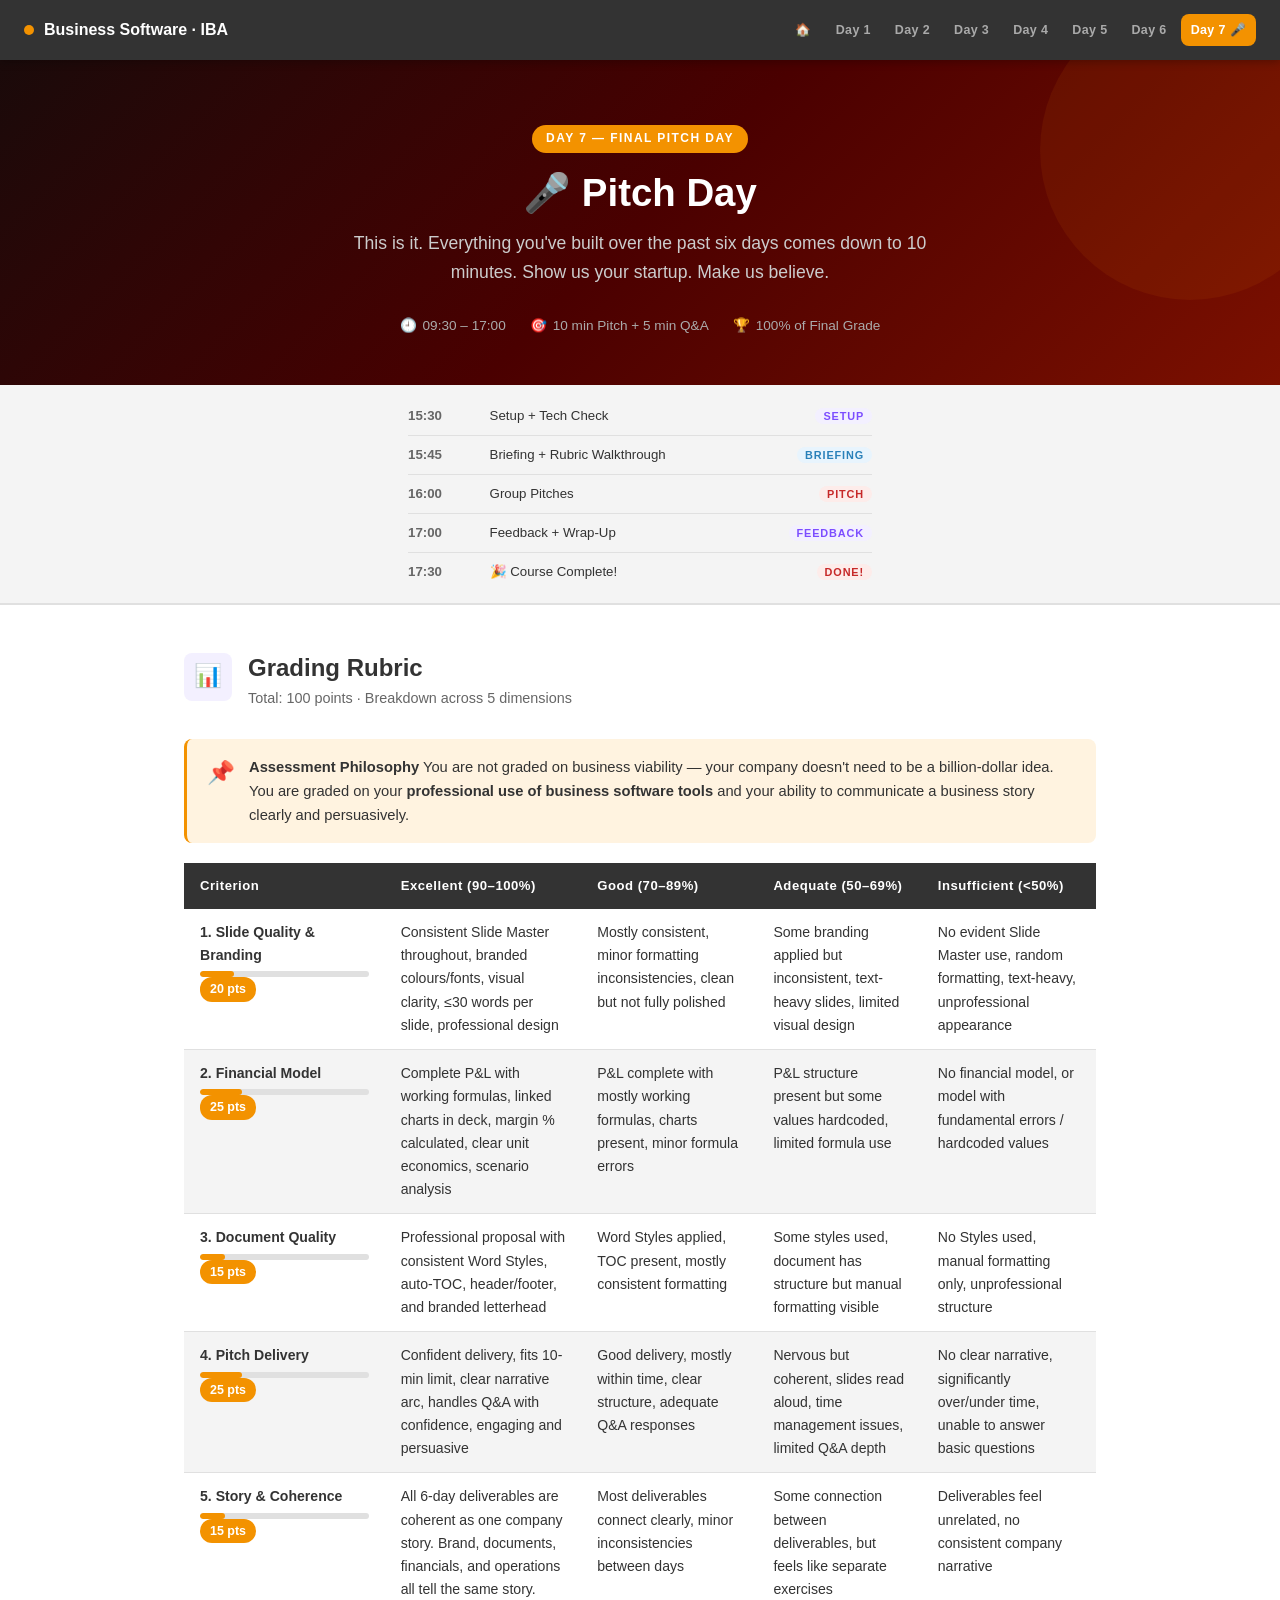
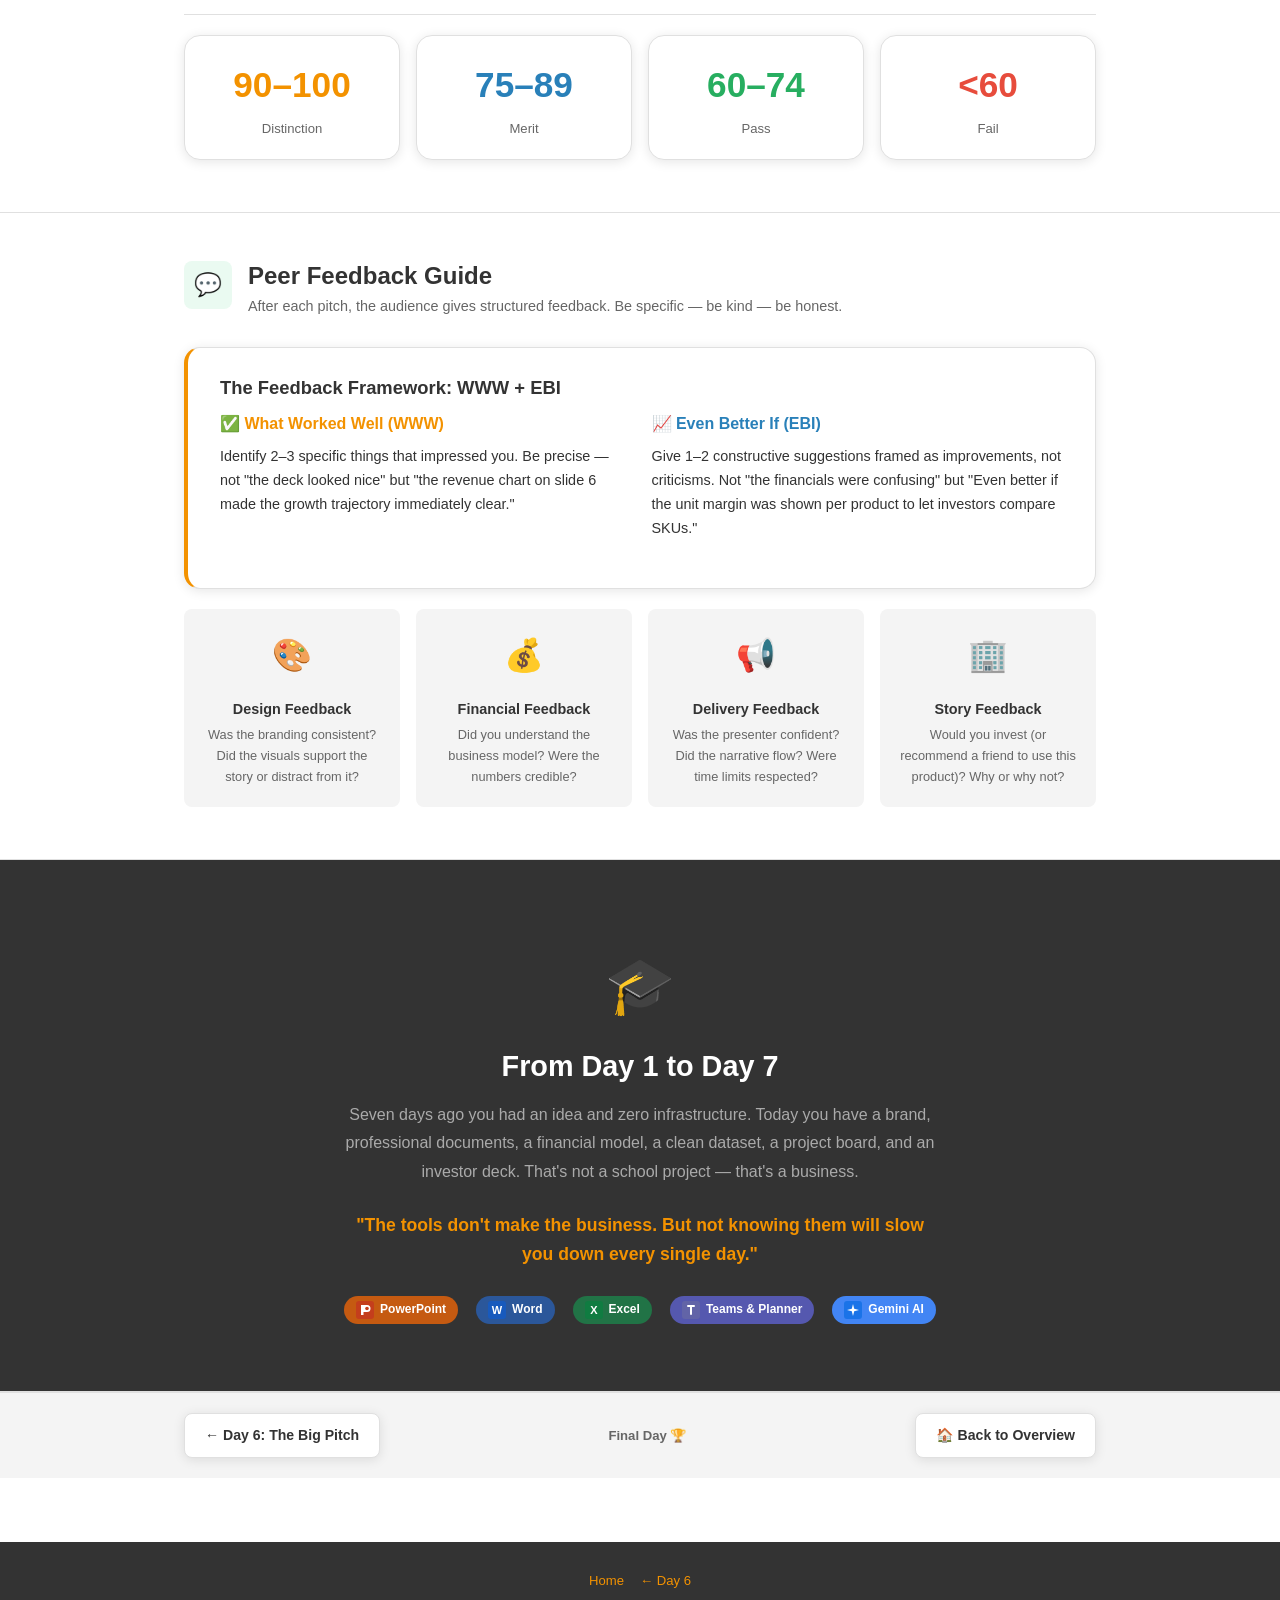
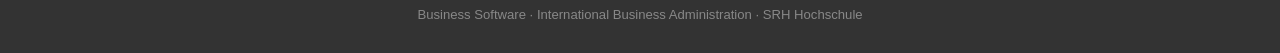
<file: content/day7.html>
<!DOCTYPE html>

<html lang="en">

<head>
  <meta charset="utf-8" />
  <meta content="width=device-width, initial-scale=1.0" name="viewport" />
  <title>Day 7 — Final Pitch Day 🎤 | Business Software</title>
  <link href="../style.css" rel="stylesheet" />
</head>

<body>
  <!-- NAV -->
  <nav class="site-nav">
    <div class="nav-brand">
      <div class="brand-dot"></div>Business Software · IBA
    </div>
    <ul class="nav-days">
      <li><a class="home-link" href="../index.html">🏠</a></li>
      <li><a href="day1.html">Day 1</a></li>
      <li><a href="day2.html">Day 2</a></li>
      <li><a href="day3.html">Day 3</a></li>
      <li><a href="day4.html">Day 4</a></li>
      <li><a href="day5.html">Day 5</a></li>
      <li><a href="day6.html">Day 6</a></li>
      <li><a class="active" href="day7.html">Day 7 🎤</a></li>
    </ul>
  </nav>
  <!-- HERO -->
  <header class="page-hero" style="background: linear-gradient(135deg, #1a0a0a 0%, #4a0000 50%, #7c1000 100%);">
    <div class="day-label">Day 7 — Final Pitch Day</div>
    <h1>🎤 Pitch Day</h1>
    <p class="hero-sub">This is it. Everything you've built over the past six days comes down to 10 minutes. Show us
      your startup. Make us believe.</p>
    <div class="hero-meta">
      <span><span class="icon">🕘</span> 09:30 – 17:00</span>
      <span><span class="icon">🎯</span> 10 min Pitch + 5 min Q&amp;A</span>
      <span><span class="icon">🏆</span> 100% of Final Grade</span>
    </div>
  </header>
  <!-- AGENDA -->
  <div class="agenda-strip">
    <div class="container">
      <table class="agenda-table">
        <tbody>
          <tr>
            <td class="ag-time">15:30</td>
            <td class="ag-topic">Setup + Tech Check</td>
            <td class="ag-tag"><span class="agenda-tag tag-discuss">Setup</span></td>
          </tr>
          <tr>
            <td class="ag-time">15:45</td>
            <td class="ag-topic">Briefing + Rubric Walkthrough</td>
            <td class="ag-tag"><span class="agenda-tag tag-theory">Briefing</span></td>
          </tr>
          <tr>
            <td class="ag-time">16:00</td>
            <td class="ag-topic">Group Pitches</td>
            <td class="ag-tag"><span class="agenda-tag tag-pitch">Pitch</span></td>
          </tr>
          <tr>
            <td class="ag-time">17:00</td>
            <td class="ag-topic">Feedback + Wrap-Up</td>
            <td class="ag-tag"><span class="agenda-tag tag-discuss">Feedback</span></td>
          </tr>
          <tr>
            <td class="ag-time">17:30</td>
            <td class="ag-topic">🎉 Course Complete!</td>
            <td class="ag-tag"><span class="agenda-tag tag-pitch">Done!</span></td>
          </tr>
        </tbody>
      </table>
    </div>
  </div>
  <!-- MAIN -->
  <main>
    <!-- RUBRIC -->
    <section class="course-section">
      <div class="container">
        <div class="section-header">
          <div class="section-icon icon-rubric">📊</div>
          <div class="section-header-text">
            <h2>Grading Rubric</h2>
            <p>Total: 100 points · Breakdown across 5 dimensions</p>
          </div>
        </div>
        <div class="callout callout-orange">
          <span class="callout-icon">📌</span>
          <div class="callout-body">
            <b>Assessment Philosophy</b>
            You are not graded on business viability — your company doesn't need to be a billion-dollar idea. You are
            graded on your <b>professional use of business software tools</b> and your ability to communicate
            a business story clearly and persuasively.
          </div>
        </div>
        <table class="rubric-table">
          <thead>
            <tr>
              <th style="width:22%;">Criterion</th>
              <!-- <th style="width:8%;">Points</th> -->
              <th>Excellent (90–100%)</th>
              <th>Good (70–89%)</th>
              <th>Adequate (50–69%)</th>
              <th>Insufficient (&lt;50%)</th>
            </tr>
          </thead>
          <tbody>
            <tr>
              <td>
                <b>1. Slide Quality &amp; Branding</b>
                <div class="progress-bar">
                  <div class="progress-fill" style="width:20%;"></div>
                </div>
                <span class="score-badge">20 pts</span>
              </td>
              <!-- <td><span class="score-badge">20</span></td> -->
              <td>Consistent Slide Master throughout, branded colours/fonts, visual clarity, ≤30 words per slide,
                professional design</td>
              <td>Mostly consistent, minor formatting inconsistencies, clean but not fully polished</td>
              <td>Some branding applied but inconsistent, text-heavy slides, limited visual design</td>
              <td>No evident Slide Master use, random formatting, text-heavy, unprofessional appearance</td>
            </tr>
            <tr>
              <td>
                <b>2. Financial Model</b>
                <div class="progress-bar">
                  <div class="progress-fill" style="width:25%;"></div>
                </div>
                <span class="score-badge">25 pts</span>
              </td>
              <!-- <td><span class="score-badge">25</span></td> -->
              <td>Complete P&amp;L with working formulas, linked charts in deck, margin % calculated, clear unit
                economics, scenario analysis</td>
              <td>P&amp;L complete with mostly working formulas, charts present, minor formula errors</td>
              <td>P&amp;L structure present but some values hardcoded, limited formula use</td>
              <td>No financial model, or model with fundamental errors / hardcoded values</td>
            </tr>
            <tr>
              <td>
                <b>3. Document Quality</b>
                <div class="progress-bar">
                  <div class="progress-fill" style="width:15%;"></div>
                </div>
                <span class="score-badge">15 pts</span>
              </td>
              <!-- <td><span class="score-badge">15</span></td> -->
              <td>Professional proposal with consistent Word Styles, auto-TOC, header/footer, and branded letterhead
              </td>
              <td>Word Styles applied, TOC present, mostly consistent formatting</td>
              <td>Some styles used, document has structure but manual formatting visible</td>
              <td>No Styles used, manual formatting only, unprofessional structure</td>
            </tr>
            <tr>
              <td>
                <b>4. Pitch Delivery</b>
                <div class="progress-bar">
                  <div class="progress-fill" style="width:25%;"></div>
                </div>
                <span class="score-badge">25 pts</span>
              </td>
              <!-- <td><span class="score-badge">25</span></td> -->
              <td>Confident delivery, fits 10-min limit, clear narrative arc, handles Q&amp;A with confidence, engaging
                and persuasive</td>
              <td>Good delivery, mostly within time, clear structure, adequate Q&amp;A responses</td>
              <td>Nervous but coherent, slides read aloud, time management issues, limited Q&amp;A depth</td>
              <td>No clear narrative, significantly over/under time, unable to answer basic questions</td>
            </tr>
            <tr>
              <td>
                <b>5. Story &amp; Coherence</b>
                <div class="progress-bar">
                  <div class="progress-fill" style="width:15%;"></div>
                </div>
                <span class="score-badge">15 pts</span>
              </td>
              <!-- <td><span class="score-badge">15</span></td> -->
              <td>All 6-day deliverables are coherent as one company story. Brand, documents, financials, and operations
                all tell the same story.</td>
              <td>Most deliverables connect clearly, minor inconsistencies between days</td>
              <td>Some connection between deliverables, but feels like separate exercises</td>
              <td>Deliverables feel unrelated, no consistent company narrative</td>
            </tr>
          </tbody>
        </table>
        <div style="display:flex; gap:16px; margin-top:20px; flex-wrap:wrap;">
          <div class="card" style="flex:1; min-width:150px; text-align:center; padding:20px;">
            <div style="font-size:2.2rem; font-weight:800; color:var(--srh-orange);">90–100</div>
            <div style="font-size:0.82rem; color:var(--srh-mid); margin-top:4px;">Distinction</div>
          </div>
          <div class="card" style="flex:1; min-width:150px; text-align:center; padding:20px;">
            <div style="font-size:2.2rem; font-weight:800; color:#2980b9;">75–89</div>
            <div style="font-size:0.82rem; color:var(--srh-mid); margin-top:4px;">Merit</div>
          </div>
          <div class="card" style="flex:1; min-width:150px; text-align:center; padding:20px;">
            <div style="font-size:2.2rem; font-weight:800; color:#27ae60;">60–74</div>
            <div style="font-size:0.82rem; color:var(--srh-mid); margin-top:4px;">Pass</div>
          </div>
          <div class="card" style="flex:1; min-width:150px; text-align:center; padding:20px;">
            <div style="font-size:2.2rem; font-weight:800; color:#e74c3c;">&lt;60</div>
            <div style="font-size:0.82rem; color:var(--srh-mid); margin-top:4px;">Fail</div>
          </div>
        </div>
      </div>
    </section>
    <!-- PEER FEEDBACK -->
    <section class="course-section">
      <div class="container">
        <div class="section-header">
          <div class="section-icon icon-assign">💬</div>
          <div class="section-header-text">
            <h2>Peer Feedback Guide</h2>
            <p>After each pitch, the audience gives structured feedback. Be specific — be kind — be honest.</p>
          </div>
        </div>
        <div class="card card-orange">
          <h3>The Feedback Framework: WWW + EBI</h3>
          <div class="grid-2">
            <div>
              <div style="font-weight:700; color:var(--srh-orange); margin-bottom:8px;">✅ What Worked Well (WWW)</div>
              <p style="font-size:0.9rem;">Identify 2–3 specific things that impressed you. Be precise — not "the deck
                looked nice" but "the revenue chart on slide 6 made the growth trajectory immediately clear."</p>
            </div>
            <div>
              <div style="font-weight:700; color:#2980b9; margin-bottom:8px;">📈 Even Better If (EBI)</div>
              <p style="font-size:0.9rem;">Give 1–2 constructive suggestions framed as improvements, not criticisms. Not
                "the financials were confusing" but "Even better if the unit margin was shown per product to let
                investors compare SKUs."</p>
            </div>
          </div>
        </div>
        <div class="concept-grid">
          <div class="concept-card">
            <div class="concept-icon">🎨</div>
            <h4>Design Feedback</h4>
            <p>Was the branding consistent? Did the visuals support the story or distract from it?</p>
          </div>
          <div class="concept-card">
            <div class="concept-icon">💰</div>
            <h4>Financial Feedback</h4>
            <p>Did you understand the business model? Were the numbers credible?</p>
          </div>
          <div class="concept-card">
            <div class="concept-icon">📢</div>
            <h4>Delivery Feedback</h4>
            <p>Was the presenter confident? Did the narrative flow? Were time limits respected?</p>
          </div>
          <div class="concept-card">
            <div class="concept-icon">🏢</div>
            <h4>Story Feedback</h4>
            <p>Would you invest (or recommend a friend to use this product)? Why or why not?</p>
          </div>
        </div>
      </div>
    </section>
    <!-- CLOSING -->
    <section class="course-section" style="border-bottom:none; background:var(--srh-dark);">
      <div class="container">
        <div style="text-align:center; padding:32px 0; max-width:600px; margin:0 auto;">
          <div style="font-size:3.5rem; margin-bottom:16px;">🎓</div>
          <h2 style="color:var(--srh-white); font-size:1.8rem; margin-bottom:16px;">From Day 1 to Day 7</h2>
          <p style="color:#aaa; font-size:1rem; line-height:1.8; margin-bottom:24px;">Seven days ago you had an idea and
            zero infrastructure. Today you have a brand, professional documents, a financial model, a clean dataset, a
            project board, and an investor deck. That's not a school project — that's a business.</p>
          <p style="color:var(--srh-orange); font-size:1.1rem; font-weight:700; margin-bottom:24px;">"The tools don't
            make the business. But not knowing them will slow you down every single day."</p>
          <div style="display:flex; gap:12px; justify-content:center; flex-wrap:wrap;">
            <span class="tool-badge ppt" style="gap:6px"><svg fill="none" height="18"
                style="vertical-align:middle;flex-shrink:0" viewbox="0 0 18 18" width="18"
                xmlns="http://www.w3.org/2000/svg">
                <rect fill="#C43E1C" height="18" rx="3" width="18"></rect>
                <path d="M5 4h6a3.5 3.5 0 0 1 0 7H7.5v3H5V4z" fill="white"></path>
                <circle cx="11" cy="7.5" fill="#C43E1C" r="1.8"></circle>
              </svg> PowerPoint</span>
            <span class="tool-badge word" style="gap:6px"><svg fill="none" height="18"
                style="vertical-align:middle;flex-shrink:0" viewbox="0 0 18 18" width="18"
                xmlns="http://www.w3.org/2000/svg">
                <rect fill="#185ABD" height="18" rx="3" width="18"></rect><text fill="white"
                  font-family="Arial,sans-serif" font-size="11" font-weight="900" text-anchor="middle" x="9"
                  y="13">W</text>
              </svg> Word</span>
            <span class="tool-badge excel" style="gap:6px"><svg fill="none" height="18"
                style="vertical-align:middle;flex-shrink:0" viewbox="0 0 18 18" width="18"
                xmlns="http://www.w3.org/2000/svg">
                <rect fill="#107C41" height="18" rx="3" width="18"></rect><text fill="white"
                  font-family="Arial,sans-serif" font-size="11" font-weight="900" text-anchor="middle" x="9"
                  y="13">X</text>
              </svg> Excel</span>
            <span class="tool-badge teams" style="gap:6px"><svg fill="none" height="18"
                style="vertical-align:middle;flex-shrink:0" viewbox="0 0 18 18" width="18"
                xmlns="http://www.w3.org/2000/svg">
                <rect fill="#6264A7" height="18" rx="3" width="18"></rect>
                <rect fill="white" height="2" rx="1" width="8" x="5" y="4"></rect>
                <rect fill="white" height="10" rx="1" width="2" x="8" y="4"></rect>
              </svg> Teams &amp; Planner</span>
            <span class="tool-badge gemini" style="gap:6px"><svg fill="none" height="18"
                style="vertical-align:middle;flex-shrink:0" viewbox="0 0 18 18" width="18"
                xmlns="http://www.w3.org/2000/svg">
                <rect fill="#1A73E8" height="18" rx="3" width="18"></rect>
                <path d="M9 3 L10.2 7.8 L15 9 L10.2 10.2 L9 15 L7.8 10.2 L3 9 L7.8 7.8 Z" fill="white"></path>
              </svg> Gemini AI</span>
          </div>
        </div>
      </div>
    </section>
  </main>
  <!-- DAY NAV -->
  <div class="day-nav">
    <div class="day-nav-inner">
      <a class="day-nav-btn" href="day6.html">← Day 6: The Big Pitch</a>
      <div style="font-size:0.82rem; color:var(--srh-mid); font-weight:600;">Final Day 🏆</div>
      <a class="day-nav-btn" href="../index.html">🏠 Back to Overview</a>
    </div>
  </div>
  <footer class="site-footer">
    <div class="footer-nav">
      <a href="../index.html">Home</a>
      <a href="day6.html">← Day 6</a>
    </div>
    <p>Business Software · International Business Administration · SRH Hochschule</p>
  </footer>
</body>

</html>
</file>
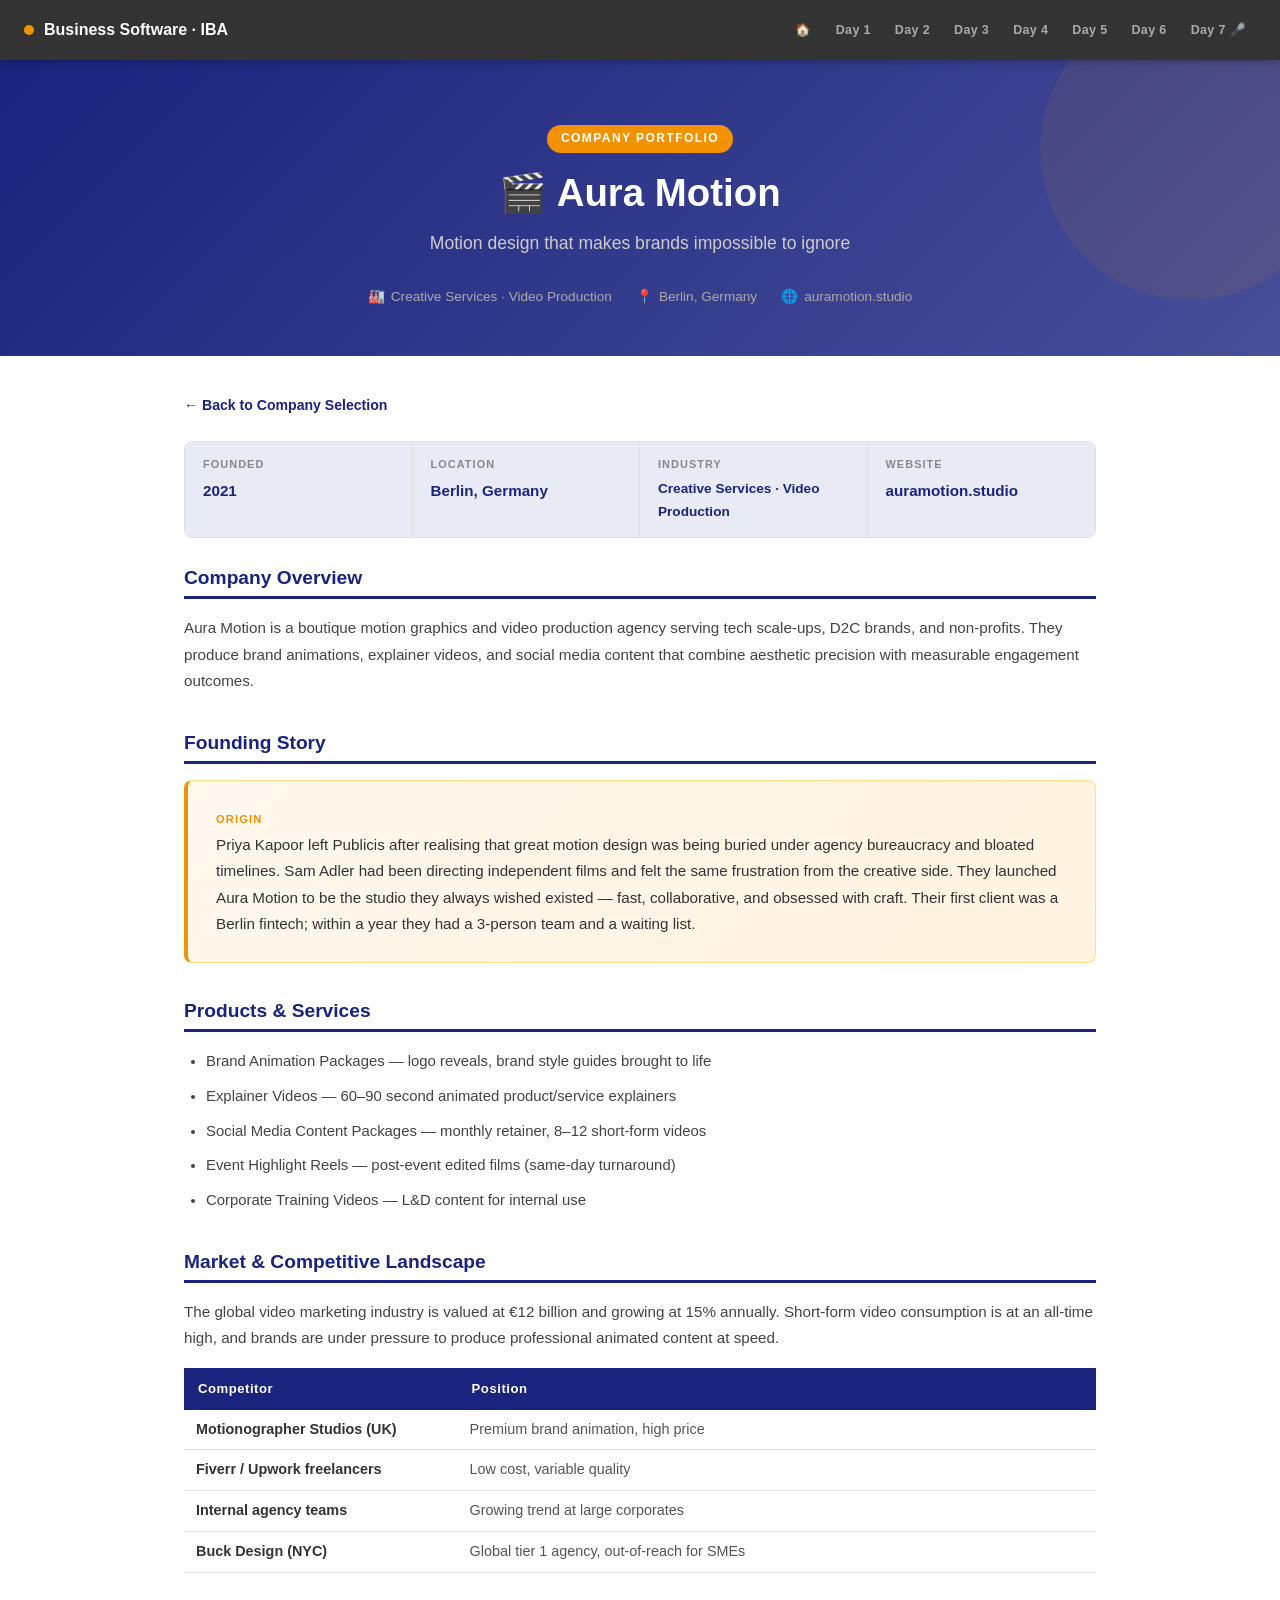
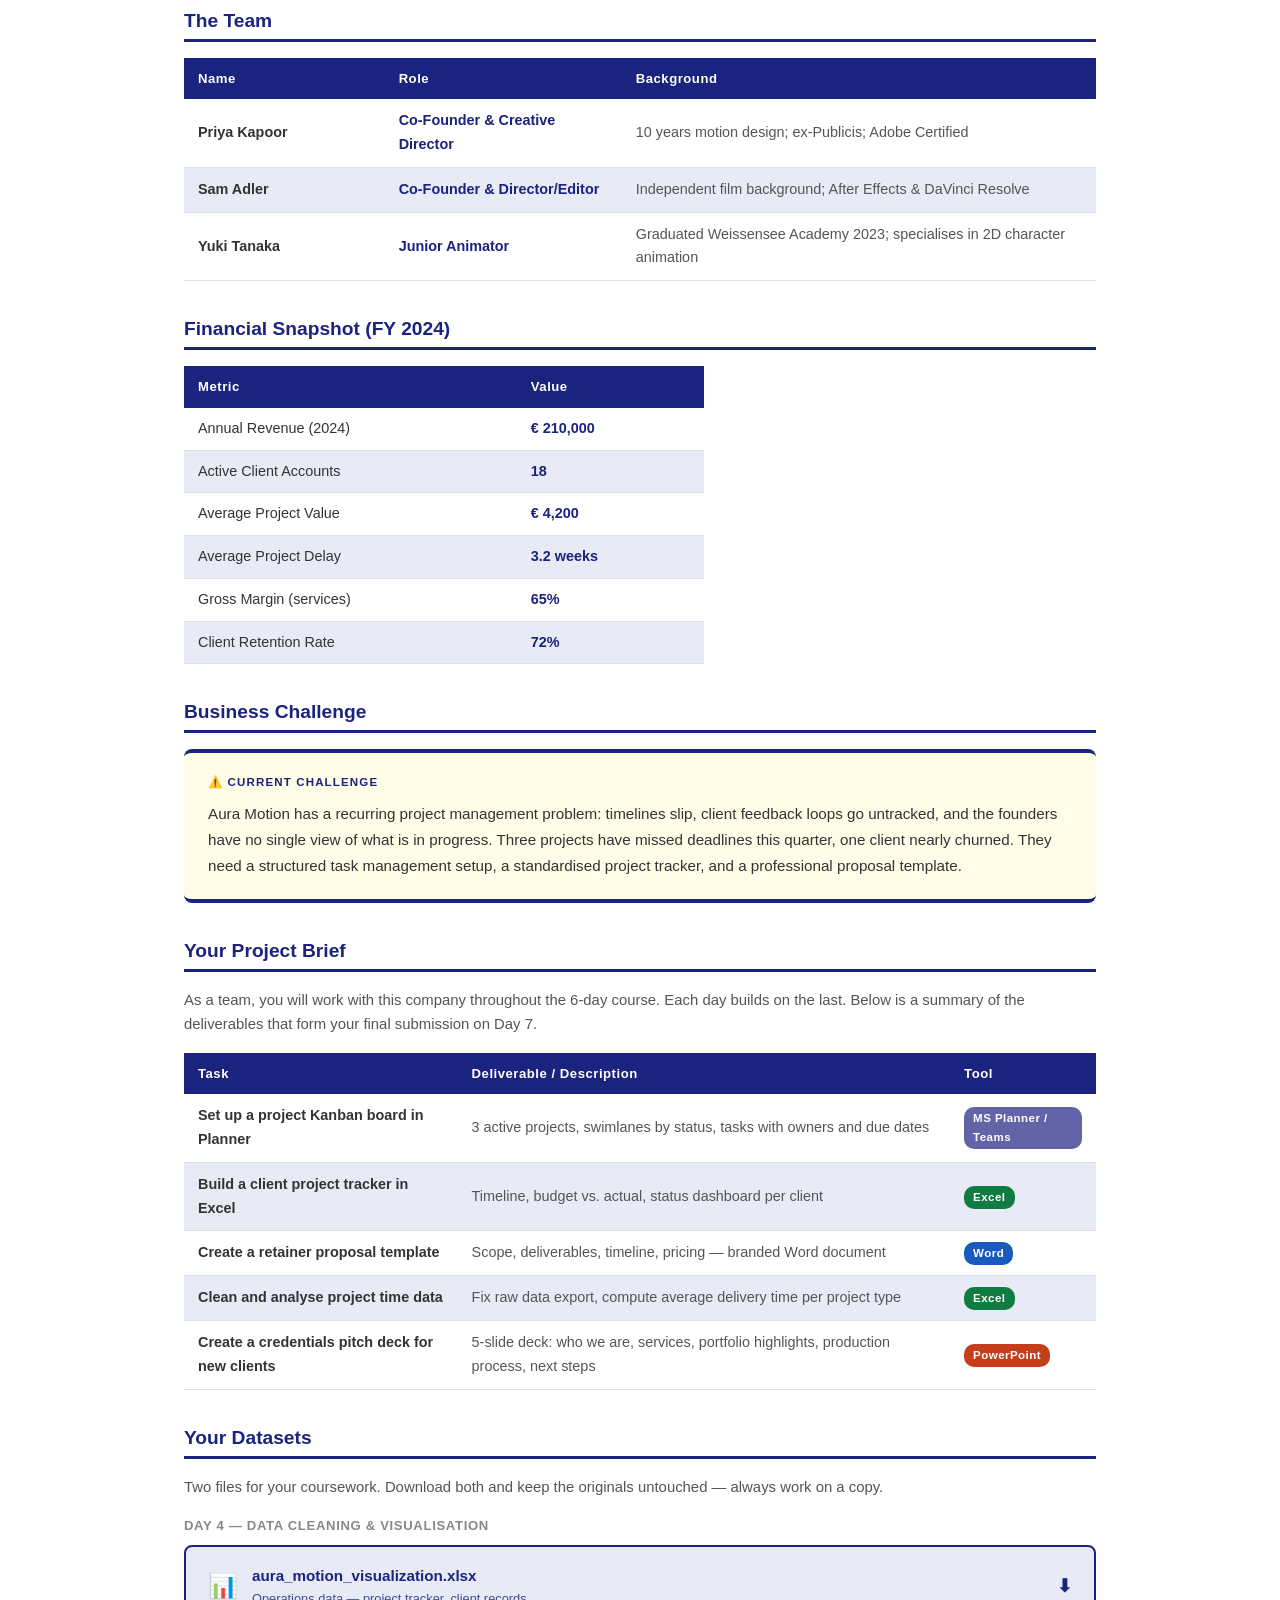
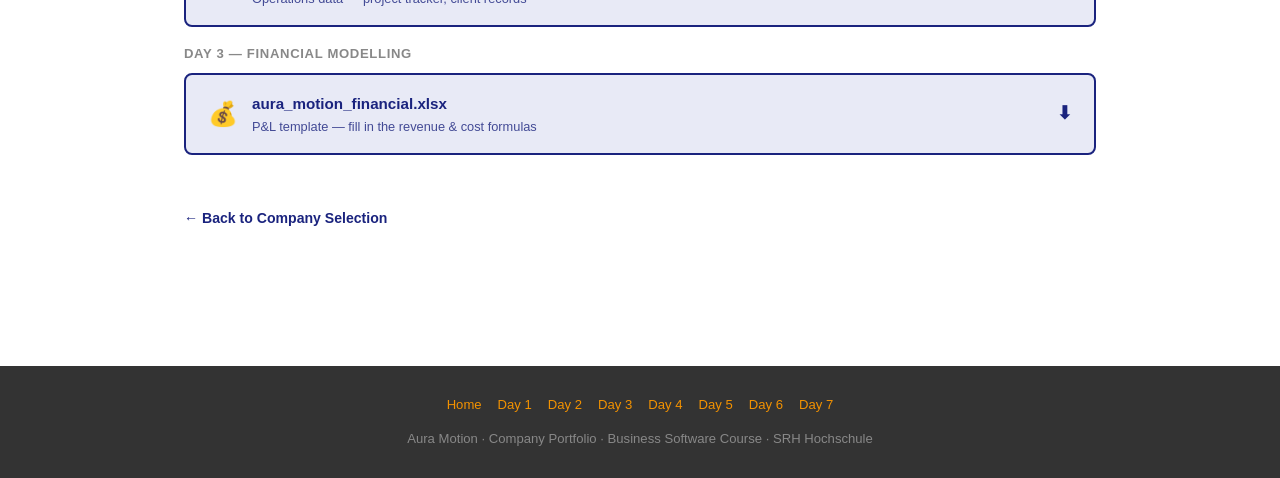
<file: portfolios/aura_motion.html>
<!DOCTYPE html>
<html lang="en">

<head>
  <meta charset="utf-8" />
  <meta name="viewport" content="width=device-width, initial-scale=1.0" />
  <title>Aura Motion — Company Portfolio | Business Software</title>
  <link href="../style.css" rel="stylesheet" />
  <style>
    /* Portfolio-specific overrides */
    .port-meta {
      display: grid;
      grid-template-columns: repeat(4, 1fr);
      gap: 0;
      border: 1px solid #e0e0e0;
      border-radius: var(--radius);
      overflow: hidden;
      margin-bottom: 28px;
    }

    .port-meta-cell {
      padding: 14px 18px;
      background: #E8EAF6;
      border-right: 1px solid #e0e0e0;
    }

    .port-meta-cell:last-child {
      border-right: none;
    }

    .port-meta-label {
      font-size: 0.68rem;
      font-weight: 800;
      letter-spacing: 0.10em;
      text-transform: uppercase;
      color: #888;
      margin-bottom: 4px;
    }

    .port-meta-value {
      font-size: 0.95rem;
      font-weight: 700;
      color: #1A237E;
    }

    .port-section {
      margin-bottom: 36px;
    }

    .port-section h2 {
      font-size: 1.2rem;
      font-weight: 700;
      color: #1A237E;
      border-bottom: 3px solid #1A237E;
      padding-bottom: 6px;
      margin-bottom: 16px;
    }

    .port-table {
      width: 100%;
      border-collapse: collapse;
      font-size: 0.9rem;
    }

    .port-table th {
      background: #1A237E;
      color: #fff;
      padding: 10px 14px;
      text-align: left;
      font-size: 0.82rem;
      letter-spacing: 0.04em;
    }

    .challenge-box {
      background: #fffde7;
      border-top: 4px solid #1A237E;
      border-bottom: 4px solid #1A237E;
      border-radius: var(--radius);
      padding: 20px 24px;
      font-size: 0.95rem;
      line-height: 1.7;
    }

    .challenge-box .ch-label {
      font-size: 0.72rem;
      font-weight: 800;
      letter-spacing: 0.1em;
      text-transform: uppercase;
      color: #1A237E;
      margin-bottom: 8px;
    }

    .data-download {
      display: flex;
      align-items: center;
      gap: 14px;
      background: #E8EAF6;
      border: 2px solid #1A237E;
      border-radius: var(--radius);
      padding: 16px 22px;
      text-decoration: none;
      color: #1A237E;
      font-weight: 700;
      font-size: 0.95rem;
      transition: all 0.2s;
      margin-top: 8px;
    }

    .data-download:hover {
      background: #1A237E;
      color: #fff;
    }

    .data-download .dl-icon {
      font-size: 1.5rem;
      flex-shrink: 0;
    }

    .data-download .dl-meta {
      font-size: 0.8rem;
      font-weight: 400;
      opacity: 0.8;
    }

    .back-link {
      display: inline-flex;
      align-items: center;
      gap: 6px;
      color: #1A237E;
      font-size: 0.88rem;
      font-weight: 600;
      text-decoration: none;
      margin-bottom: 24px;
    }

    .back-link:hover {
      text-decoration: underline;
    }

    @media (max-width: 768px) {
      .port-meta {
        grid-template-columns: 1fr 1fr;
      }
    }
  </style>
</head>

<body>

  <!-- NAV -->
  <nav class="site-nav">
    <div class="nav-brand">
      <div class="brand-dot"></div>Business Software · IBA
    </div>
    <ul class="nav-days">
      <li><a class="home-link" href="../index.html">🏠</a></li>
      <li><a href="../content/day1.html">Day 1</a></li>
      <li><a href="../content/day2.html">Day 2</a></li>
      <li><a href="../content/day3.html">Day 3</a></li>
      <li><a href="../content/day4.html">Day 4</a></li>
      <li><a href="../content/day5.html">Day 5</a></li>
      <li><a href="../content/day6.html">Day 6</a></li>
      <li><a href="../content/day7.html">Day 7 🎤</a></li>
    </ul>
  </nav>

  <!-- HERO -->
  <header class="page-hero" style="background: linear-gradient(135deg, #1A237E 0%, #1A237Ecc 100%);">
    <div class="day-label">Company Portfolio</div>
    <h1>🎬 Aura Motion</h1>
    <p class="hero-sub">Motion design that makes brands impossible to ignore</p>
    <div class="hero-meta">
      <span><span class="icon">🏭</span> Creative Services · Video Production</span>
      <span><span class="icon">📍</span> Berlin, Germany</span>
      <span><span class="icon">🌐</span> auramotion.studio</span>
    </div>
  </header>

  <!-- CONTENT -->
  <main>
    <div class="container" style="padding-top: 36px; padding-bottom: 48px;">

      <a href="../index.html" class="back-link">← Back to Company Selection</a>

      <!-- Meta strip -->
      <div class="port-meta">
        <div class="port-meta-cell">
          <div class="port-meta-label">Founded</div>
          <div class="port-meta-value">2021</div>
        </div>
        <div class="port-meta-cell">
          <div class="port-meta-label">Location</div>
          <div class="port-meta-value">Berlin, Germany</div>
        </div>
        <div class="port-meta-cell">
          <div class="port-meta-label">Industry</div>
          <div class="port-meta-value" style="font-size:0.85rem;">Creative Services · Video Production</div>
        </div>
        <div class="port-meta-cell">
          <div class="port-meta-label">Website</div>
          <div class="port-meta-value">auramotion.studio</div>
        </div>
      </div>

      <!-- Overview -->
      <div class="port-section">
        <h2>Company Overview</h2>
        <p style="font-size:0.95rem;line-height:1.75;color:#444;">Aura Motion is a boutique motion graphics and video
          production agency serving tech scale-ups, D2C brands, and non-profits. They produce brand animations,
          explainer videos, and social media content that combine aesthetic precision with measurable engagement
          outcomes.</p>
      </div>

      <!-- Founding Story -->
      <div class="port-section">
        <h2>Founding Story</h2>
        <div class="story-block">
          <span class="story-label">Origin</span>
          <p style="margin:0;font-size:0.95rem;">Priya Kapoor left Publicis after realising that great motion design was
            being buried under agency bureaucracy and bloated timelines. Sam Adler had been directing independent films
            and felt the same frustration from the creative side. They launched Aura Motion to be the studio they always
            wished existed — fast, collaborative, and obsessed with craft. Their first client was a Berlin fintech;
            within a year they had a 3-person team and a waiting list.</p>
        </div>
      </div>

      <!-- Products -->
      <div class="port-section">
        <h2>Products &amp; Services</h2>
        <ul style="font-size:0.93rem;line-height:1.8;padding-left:22px;color:#444;">
          <li style="margin-bottom:8px;">Brand Animation Packages — logo reveals, brand style guides brought to life
          </li>
          <li style="margin-bottom:8px;">Explainer Videos — 60–90 second animated product/service explainers</li>
          <li style="margin-bottom:8px;">Social Media Content Packages — monthly retainer, 8–12 short-form videos</li>
          <li style="margin-bottom:8px;">Event Highlight Reels — post-event edited films (same-day turnaround)</li>
          <li style="margin-bottom:8px;">Corporate Training Videos — L&amp;D content for internal use</li>
        </ul>
      </div>

      <!-- Market -->
      <div class="port-section">
        <h2>Market &amp; Competitive Landscape</h2>
        <p style="font-size:0.95rem;line-height:1.75;color:#444;margin-bottom:16px;">The global video marketing industry
          is valued at €12 billion and growing at 15% annually. Short-form video consumption is at an all-time high, and
          brands are under pressure to produce professional animated content at speed.</p>
        <table class="port-table">
          <thead>
            <tr>
              <th style="width:30%;">Competitor</th>
              <th>Position</th>
            </tr>
          </thead>
          <tbody>
            <tr>
              <td style="padding:8px 12px;font-weight:600;border-bottom:1px solid #e0e0e0;">Motionographer Studios (UK)
              </td>
              <td style="padding:8px 12px;color:#555;border-bottom:1px solid #e0e0e0;">Premium brand animation, high
                price</td>
            </tr>
            <tr>
              <td style="padding:8px 12px;font-weight:600;border-bottom:1px solid #e0e0e0;">Fiverr / Upwork freelancers
              </td>
              <td style="padding:8px 12px;color:#555;border-bottom:1px solid #e0e0e0;">Low cost, variable quality</td>
            </tr>
            <tr>
              <td style="padding:8px 12px;font-weight:600;border-bottom:1px solid #e0e0e0;">Internal agency teams</td>
              <td style="padding:8px 12px;color:#555;border-bottom:1px solid #e0e0e0;">Growing trend at large corporates
              </td>
            </tr>
            <tr>
              <td style="padding:8px 12px;font-weight:600;border-bottom:1px solid #e0e0e0;">Buck Design (NYC)</td>
              <td style="padding:8px 12px;color:#555;border-bottom:1px solid #e0e0e0;">Global tier 1 agency,
                out-of-reach for SMEs</td>
            </tr>
          </tbody>
        </table>
      </div>

      <!-- Team -->
      <div class="port-section">
        <h2>The Team</h2>
        <table class="port-table">
          <thead>
            <tr>
              <th style="width:22%;">Name</th>
              <th style="width:26%;">Role</th>
              <th>Background</th>
            </tr>
          </thead>
          <tbody>
            <tr style="background:#fff;">
              <td style="padding:10px 14px;font-weight:700;border-bottom:1px solid #e0e0e0;">Priya Kapoor</td>
              <td style="padding:10px 14px;color:#1A237E;font-weight:600;border-bottom:1px solid #e0e0e0;">Co-Founder
                &amp; Creative Director</td>
              <td style="padding:10px 14px;color:#555;font-size:0.9rem;border-bottom:1px solid #e0e0e0;">10 years motion
                design; ex-Publicis; Adobe Certified</td>
            </tr>
            <tr style="background:#E8EAF6;">
              <td style="padding:10px 14px;font-weight:700;border-bottom:1px solid #e0e0e0;">Sam Adler</td>
              <td style="padding:10px 14px;color:#1A237E;font-weight:600;border-bottom:1px solid #e0e0e0;">Co-Founder
                &amp; Director/Editor</td>
              <td style="padding:10px 14px;color:#555;font-size:0.9rem;border-bottom:1px solid #e0e0e0;">Independent
                film background; After Effects &amp; DaVinci Resolve</td>
            </tr>
            <tr style="background:#fff;">
              <td style="padding:10px 14px;font-weight:700;border-bottom:1px solid #e0e0e0;">Yuki Tanaka</td>
              <td style="padding:10px 14px;color:#1A237E;font-weight:600;border-bottom:1px solid #e0e0e0;">Junior
                Animator</td>
              <td style="padding:10px 14px;color:#555;font-size:0.9rem;border-bottom:1px solid #e0e0e0;">Graduated
                Weissensee Academy 2023; specialises in 2D character animation</td>
            </tr>
          </tbody>
        </table>
      </div>

      <!-- Financials -->
      <div class="port-section">
        <h2>Financial Snapshot (FY 2024)</h2>
        <table class="port-table" style="max-width:520px;">
          <thead>
            <tr>
              <th>Metric</th>
              <th style="width:36%;">Value</th>
            </tr>
          </thead>
          <tbody>
            <tr style="background:#fff;">
              <td style="padding:9px 14px;border-bottom:1px solid #e0e0e0;">Annual Revenue (2024)</td>
              <td style="padding:9px 14px;font-weight:700;color:#1A237E;border-bottom:1px solid #e0e0e0;">€ 210,000</td>
            </tr>
            <tr style="background:#E8EAF6;">
              <td style="padding:9px 14px;border-bottom:1px solid #e0e0e0;">Active Client Accounts</td>
              <td style="padding:9px 14px;font-weight:700;color:#1A237E;border-bottom:1px solid #e0e0e0;">18</td>
            </tr>
            <tr style="background:#fff;">
              <td style="padding:9px 14px;border-bottom:1px solid #e0e0e0;">Average Project Value</td>
              <td style="padding:9px 14px;font-weight:700;color:#1A237E;border-bottom:1px solid #e0e0e0;">€ 4,200</td>
            </tr>
            <tr style="background:#E8EAF6;">
              <td style="padding:9px 14px;border-bottom:1px solid #e0e0e0;">Average Project Delay</td>
              <td style="padding:9px 14px;font-weight:700;color:#1A237E;border-bottom:1px solid #e0e0e0;">3.2 weeks</td>
            </tr>
            <tr style="background:#fff;">
              <td style="padding:9px 14px;border-bottom:1px solid #e0e0e0;">Gross Margin (services)</td>
              <td style="padding:9px 14px;font-weight:700;color:#1A237E;border-bottom:1px solid #e0e0e0;">65%</td>
            </tr>
            <tr style="background:#E8EAF6;">
              <td style="padding:9px 14px;border-bottom:1px solid #e0e0e0;">Client Retention Rate</td>
              <td style="padding:9px 14px;font-weight:700;color:#1A237E;border-bottom:1px solid #e0e0e0;">72%</td>
            </tr>
          </tbody>
        </table>
      </div>

      <!-- Challenge -->
      <div class="port-section">
        <h2>Business Challenge</h2>
        <div class="challenge-box">
          <div class="ch-label">⚠️ Current Challenge</div>
          <p style="margin:0;font-size:0.95rem;">Aura Motion has a recurring project management problem: timelines slip,
            client feedback loops go untracked, and the founders have no single view of what is in progress. Three
            projects have missed deadlines this quarter, one client nearly churned. They need a structured task
            management setup, a standardised project tracker, and a professional proposal template.</p>
        </div>
      </div>

      <!-- Project Brief -->
      <div class="port-section">
        <h2>Your Project Brief</h2>
        <p style="font-size:0.93rem;color:#555;margin-bottom:16px;">As a team, you will work with this company
          throughout the 6-day course. Each day builds on the last. Below is a summary of the deliverables that
          form your final submission on Day 7.</p>
        <table class="port-table">
          <thead>
            <tr>
              <th style="width:30%;">Task</th>
              <th>Deliverable / Description</th>
              <th style="width:16%;">Tool</th>
            </tr>
          </thead>
          <tbody>
            <tr style="background:#fff;">
              <td style="padding:10px 14px;font-weight:600;border-bottom:1px solid #e0e0e0;">Set up a project Kanban
                board in Planner</td>
              <td style="padding:10px 14px;color:#555;font-size:0.9rem;border-bottom:1px solid #e0e0e0;">3 active
                projects, swimlanes by status, tasks with owners and due dates</td>
              <td style="padding:10px 14px;border-bottom:1px solid #e0e0e0;"><span
                  style="display:inline-block;background:#6264A7;color:#fff;font-size:0.72rem;font-weight:700;padding:2px 9px;border-radius:10px;letter-spacing:0.04em;">MS
                  Planner / Teams</span></td>
            </tr>
            <tr style="background:#E8EAF6;">
              <td style="padding:10px 14px;font-weight:600;border-bottom:1px solid #e0e0e0;">Build a client project
                tracker in Excel</td>
              <td style="padding:10px 14px;color:#555;font-size:0.9rem;border-bottom:1px solid #e0e0e0;">Timeline,
                budget vs. actual, status dashboard per client</td>
              <td style="padding:10px 14px;border-bottom:1px solid #e0e0e0;"><span
                  style="display:inline-block;background:#107C41;color:#fff;font-size:0.72rem;font-weight:700;padding:2px 9px;border-radius:10px;letter-spacing:0.04em;">Excel</span>
              </td>
            </tr>
            <tr style="background:#fff;">
              <td style="padding:10px 14px;font-weight:600;border-bottom:1px solid #e0e0e0;">Create a retainer proposal
                template</td>
              <td style="padding:10px 14px;color:#555;font-size:0.9rem;border-bottom:1px solid #e0e0e0;">Scope,
                deliverables, timeline, pricing — branded Word document</td>
              <td style="padding:10px 14px;border-bottom:1px solid #e0e0e0;"><span
                  style="display:inline-block;background:#185ABD;color:#fff;font-size:0.72rem;font-weight:700;padding:2px 9px;border-radius:10px;letter-spacing:0.04em;">Word</span>
              </td>
            </tr>
            <tr style="background:#E8EAF6;">
              <td style="padding:10px 14px;font-weight:600;border-bottom:1px solid #e0e0e0;">Clean and analyse project
                time data</td>
              <td style="padding:10px 14px;color:#555;font-size:0.9rem;border-bottom:1px solid #e0e0e0;">Fix raw data
                export, compute average delivery time per project type</td>
              <td style="padding:10px 14px;border-bottom:1px solid #e0e0e0;"><span
                  style="display:inline-block;background:#107C41;color:#fff;font-size:0.72rem;font-weight:700;padding:2px 9px;border-radius:10px;letter-spacing:0.04em;">Excel</span>
              </td>
            </tr>
            <tr style="background:#fff;">
              <td style="padding:10px 14px;font-weight:600;border-bottom:1px solid #e0e0e0;">Create a credentials pitch
                deck for new clients</td>
              <td style="padding:10px 14px;color:#555;font-size:0.9rem;border-bottom:1px solid #e0e0e0;">5-slide deck:
                who we are, services, portfolio highlights, production process, next steps</td>
              <td style="padding:10px 14px;border-bottom:1px solid #e0e0e0;"><span
                  style="display:inline-block;background:#C43E1C;color:#fff;font-size:0.72rem;font-weight:700;padding:2px 9px;border-radius:10px;letter-spacing:0.04em;">PowerPoint</span>
              </td>
            </tr>
          </tbody>
        </table>
      </div>

      <!-- Data Download -->
      <div class="port-section">
        <h2>Your Datasets</h2>
        <p style="font-size:0.93rem;color:#555;margin-bottom:16px;">Two files for your coursework. Download both and
          keep the originals untouched — always work on a copy.</p>

        <p
          style="font-size:0.82rem;font-weight:700;letter-spacing:0.05em;color:#888;margin-bottom:8px;text-transform:uppercase;">
          Day 4 — Data Cleaning &amp; Visualisation</p>
        <a href="../data/aura_motion_visualization.xlsx" class="data-download" download>
          <span class="dl-icon">📊</span>
          <div>
            <div>aura_motion_visualization.xlsx</div>
            <div class="dl-meta">Operations data — project tracker, client records</div>
          </div>
          <span style="margin-left:auto;font-size:1.1rem;">⬇</span>
        </a>

        <p
          style="font-size:0.82rem;font-weight:700;letter-spacing:0.05em;color:#888;margin:16px 0 8px;text-transform:uppercase;">
          Day 3 — Financial Modelling</p>
        <a href="../data/aura_motion_financial.xlsx" class="data-download" download>
          <span class="dl-icon">💰</span>
          <div>
            <div>aura_motion_financial.xlsx</div>
            <div class="dl-meta">P&L template — fill in the revenue &amp; cost formulas</div>
          </div>
          <span style="margin-left:auto;font-size:1.1rem;">⬇</span>
        </a>
      </div>

      <!-- Back link -->
      <a href="../index.html" class="back-link" style="margin-top:16px;display:inline-flex;">← Back to Company
        Selection</a>

    </div>
  </main>

  <!-- FOOTER -->
  <footer class="site-footer">
    <div class="footer-nav">
      <a href="../index.html">Home</a>
      <a href="../content/day1.html">Day 1</a>
      <a href="../content/day2.html">Day 2</a>
      <a href="../content/day3.html">Day 3</a>
      <a href="../content/day4.html">Day 4</a>
      <a href="../content/day5.html">Day 5</a>
      <a href="../content/day6.html">Day 6</a>
      <a href="../content/day7.html">Day 7</a>
    </div>
    <div>Aura Motion · Company Portfolio · Business Software Course · SRH Hochschule</div>
  </footer>

</body>

</html>
</file>
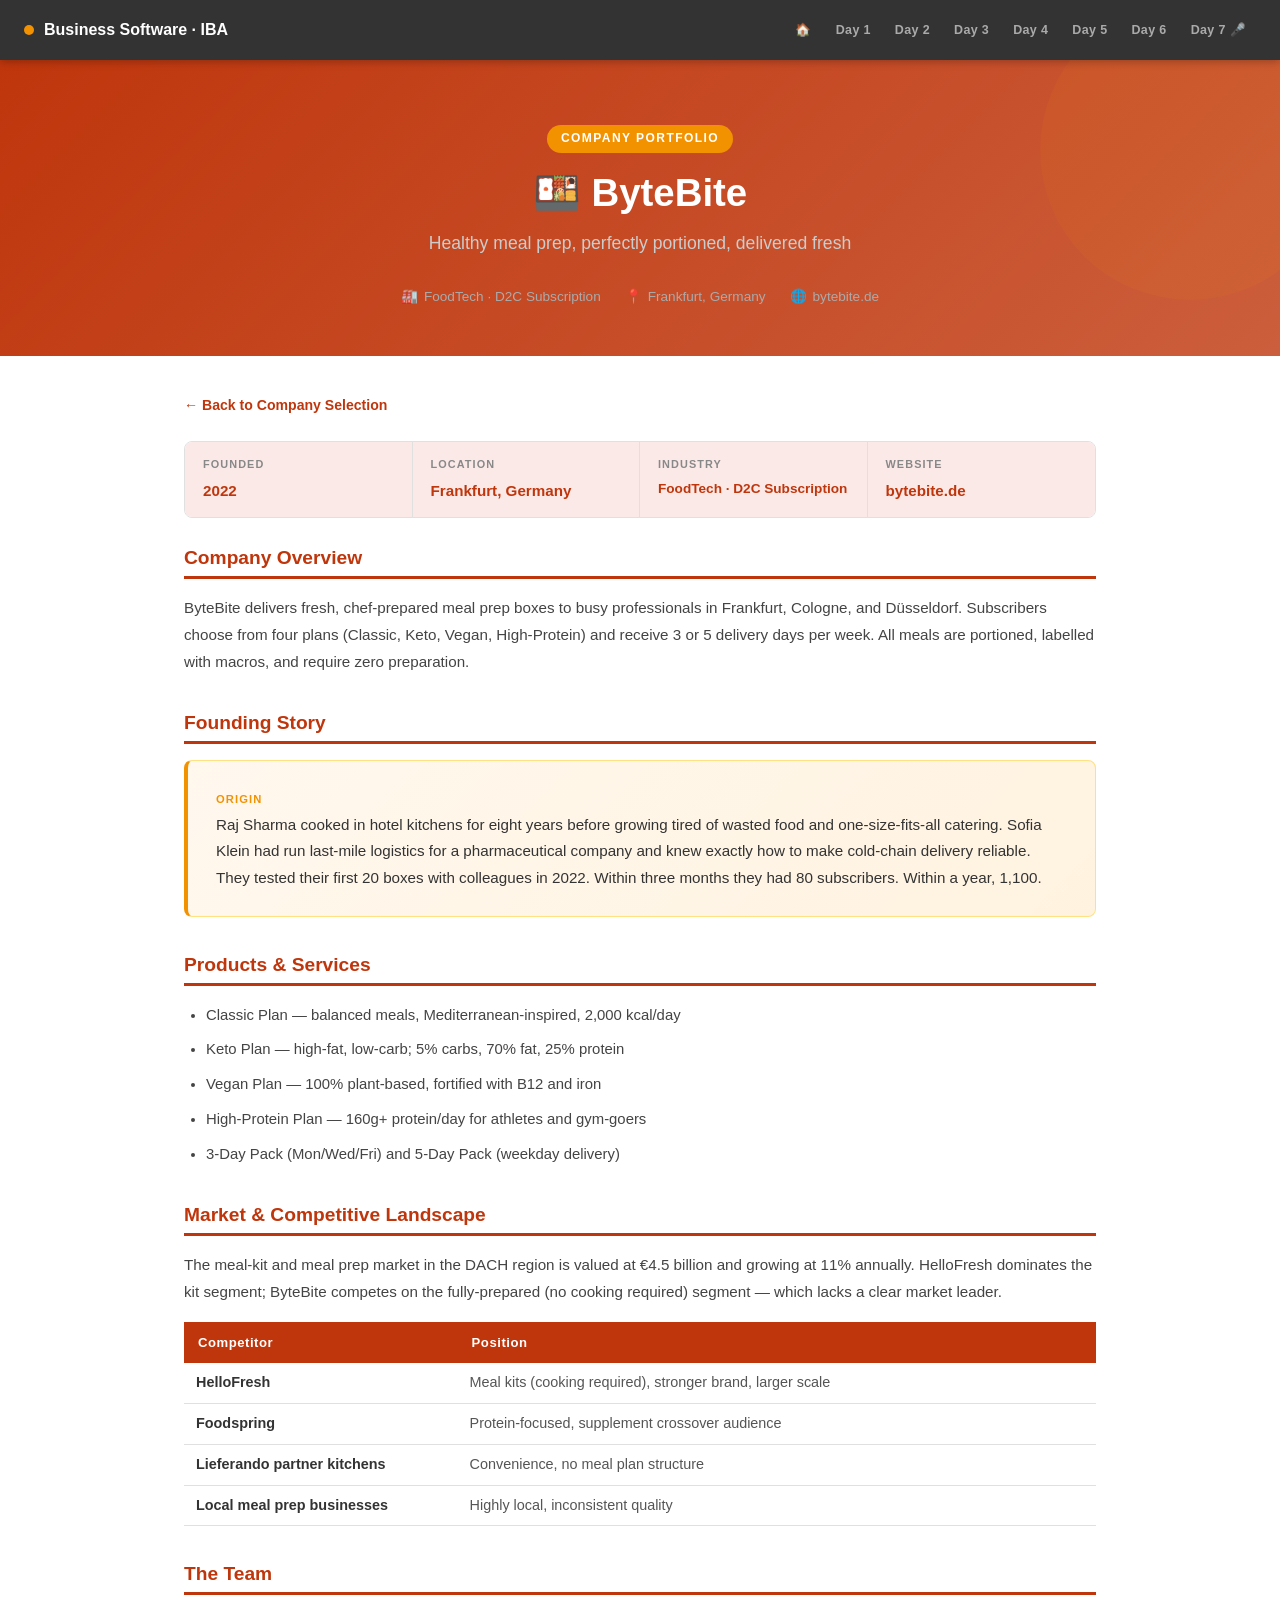
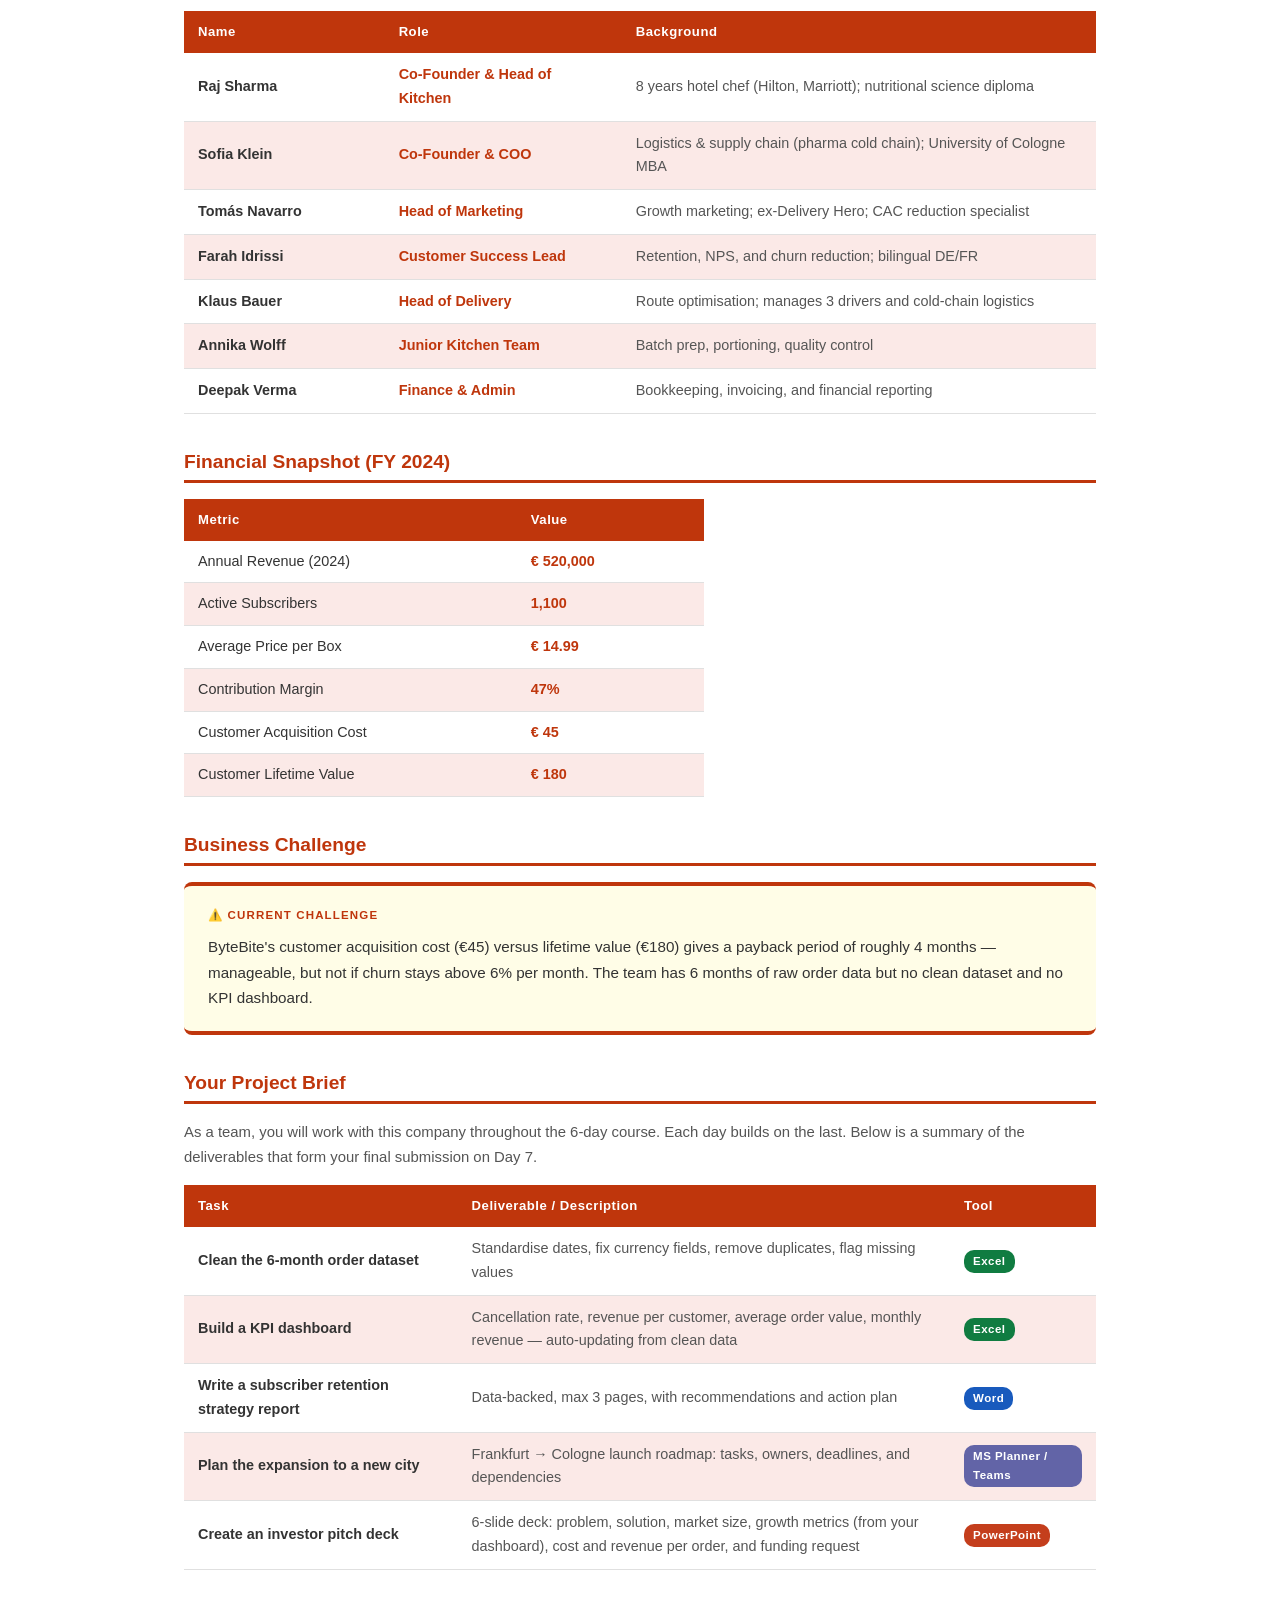
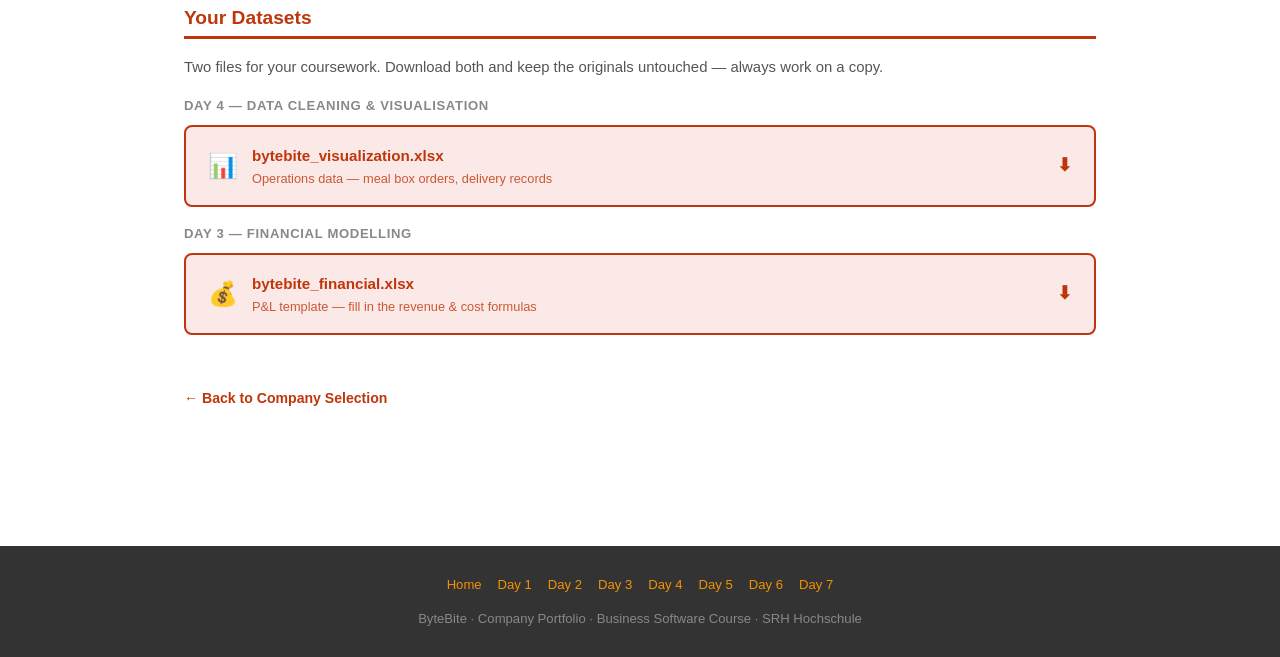
<file: portfolios/bytebite.html>
<!DOCTYPE html>
<html lang="en">

<head>
  <meta charset="utf-8" />
  <meta name="viewport" content="width=device-width, initial-scale=1.0" />
  <title>ByteBite — Company Portfolio | Business Software</title>
  <link href="../style.css" rel="stylesheet" />
  <style>
    /* Portfolio-specific overrides */
    .port-meta {
      display: grid;
      grid-template-columns: repeat(4, 1fr);
      gap: 0;
      border: 1px solid #e0e0e0;
      border-radius: var(--radius);
      overflow: hidden;
      margin-bottom: 28px;
    }

    .port-meta-cell {
      padding: 14px 18px;
      background: #FBE9E7;
      border-right: 1px solid #e0e0e0;
    }

    .port-meta-cell:last-child {
      border-right: none;
    }

    .port-meta-label {
      font-size: 0.68rem;
      font-weight: 800;
      letter-spacing: 0.10em;
      text-transform: uppercase;
      color: #888;
      margin-bottom: 4px;
    }

    .port-meta-value {
      font-size: 0.95rem;
      font-weight: 700;
      color: #BF360C;
    }

    .port-section {
      margin-bottom: 36px;
    }

    .port-section h2 {
      font-size: 1.2rem;
      font-weight: 700;
      color: #BF360C;
      border-bottom: 3px solid #BF360C;
      padding-bottom: 6px;
      margin-bottom: 16px;
    }

    .port-table {
      width: 100%;
      border-collapse: collapse;
      font-size: 0.9rem;
    }

    .port-table th {
      background: #BF360C;
      color: #fff;
      padding: 10px 14px;
      text-align: left;
      font-size: 0.82rem;
      letter-spacing: 0.04em;
    }

    .challenge-box {
      background: #fffde7;
      border-top: 4px solid #BF360C;
      border-bottom: 4px solid #BF360C;
      border-radius: var(--radius);
      padding: 20px 24px;
      font-size: 0.95rem;
      line-height: 1.7;
    }

    .challenge-box .ch-label {
      font-size: 0.72rem;
      font-weight: 800;
      letter-spacing: 0.1em;
      text-transform: uppercase;
      color: #BF360C;
      margin-bottom: 8px;
    }

    .data-download {
      display: flex;
      align-items: center;
      gap: 14px;
      background: #FBE9E7;
      border: 2px solid #BF360C;
      border-radius: var(--radius);
      padding: 16px 22px;
      text-decoration: none;
      color: #BF360C;
      font-weight: 700;
      font-size: 0.95rem;
      transition: all 0.2s;
      margin-top: 8px;
    }

    .data-download:hover {
      background: #BF360C;
      color: #fff;
    }

    .data-download .dl-icon {
      font-size: 1.5rem;
      flex-shrink: 0;
    }

    .data-download .dl-meta {
      font-size: 0.8rem;
      font-weight: 400;
      opacity: 0.8;
    }

    .back-link {
      display: inline-flex;
      align-items: center;
      gap: 6px;
      color: #BF360C;
      font-size: 0.88rem;
      font-weight: 600;
      text-decoration: none;
      margin-bottom: 24px;
    }

    .back-link:hover {
      text-decoration: underline;
    }

    @media (max-width: 768px) {
      .port-meta {
        grid-template-columns: 1fr 1fr;
      }
    }
  </style>
</head>

<body>

  <!-- NAV -->
  <nav class="site-nav">
    <div class="nav-brand">
      <div class="brand-dot"></div>Business Software · IBA
    </div>
    <ul class="nav-days">
      <li><a class="home-link" href="../index.html">🏠</a></li>
      <li><a href="../content/day1.html">Day 1</a></li>
      <li><a href="../content/day2.html">Day 2</a></li>
      <li><a href="../content/day3.html">Day 3</a></li>
      <li><a href="../content/day4.html">Day 4</a></li>
      <li><a href="../content/day5.html">Day 5</a></li>
      <li><a href="../content/day6.html">Day 6</a></li>
      <li><a href="../content/day7.html">Day 7 🎤</a></li>
    </ul>
  </nav>

  <!-- HERO -->
  <header class="page-hero" style="background: linear-gradient(135deg, #BF360C 0%, #BF360Ccc 100%);">
    <div class="day-label">Company Portfolio</div>
    <h1>🍱 ByteBite</h1>
    <p class="hero-sub">Healthy meal prep, perfectly portioned, delivered fresh</p>
    <div class="hero-meta">
      <span><span class="icon">🏭</span> FoodTech · D2C Subscription</span>
      <span><span class="icon">📍</span> Frankfurt, Germany</span>
      <span><span class="icon">🌐</span> bytebite.de</span>
    </div>
  </header>

  <!-- CONTENT -->
  <main>
    <div class="container" style="padding-top: 36px; padding-bottom: 48px;">

      <a href="../index.html" class="back-link">← Back to Company Selection</a>

      <!-- Meta strip -->
      <div class="port-meta">
        <div class="port-meta-cell">
          <div class="port-meta-label">Founded</div>
          <div class="port-meta-value">2022</div>
        </div>
        <div class="port-meta-cell">
          <div class="port-meta-label">Location</div>
          <div class="port-meta-value">Frankfurt, Germany</div>
        </div>
        <div class="port-meta-cell">
          <div class="port-meta-label">Industry</div>
          <div class="port-meta-value" style="font-size:0.85rem;">FoodTech · D2C Subscription</div>
        </div>
        <div class="port-meta-cell">
          <div class="port-meta-label">Website</div>
          <div class="port-meta-value">bytebite.de</div>
        </div>
      </div>

      <!-- Overview -->
      <div class="port-section">
        <h2>Company Overview</h2>
        <p style="font-size:0.95rem;line-height:1.75;color:#444;">ByteBite delivers fresh, chef-prepared meal prep boxes
          to busy professionals in Frankfurt, Cologne, and Düsseldorf. Subscribers choose from four plans (Classic,
          Keto, Vegan, High-Protein) and receive 3 or 5 delivery days per week. All meals are portioned, labelled with
          macros, and require zero preparation.</p>
      </div>

      <!-- Founding Story -->
      <div class="port-section">
        <h2>Founding Story</h2>
        <div class="story-block">
          <span class="story-label">Origin</span>
          <p style="margin:0;font-size:0.95rem;">Raj Sharma cooked in hotel kitchens for eight years before growing
            tired of wasted food and one-size-fits-all catering. Sofia Klein had run last-mile logistics for a
            pharmaceutical company and knew exactly how to make cold-chain delivery reliable. They tested their first 20
            boxes with colleagues in 2022. Within three months they had 80 subscribers. Within a year, 1,100.</p>
        </div>
      </div>

      <!-- Products -->
      <div class="port-section">
        <h2>Products &amp; Services</h2>
        <ul style="font-size:0.93rem;line-height:1.8;padding-left:22px;color:#444;">
          <li style="margin-bottom:8px;">Classic Plan — balanced meals, Mediterranean-inspired, 2,000 kcal/day</li>
          <li style="margin-bottom:8px;">Keto Plan — high-fat, low-carb; 5% carbs, 70% fat, 25% protein</li>
          <li style="margin-bottom:8px;">Vegan Plan — 100% plant-based, fortified with B12 and iron</li>
          <li style="margin-bottom:8px;">High-Protein Plan — 160g+ protein/day for athletes and gym-goers</li>
          <li style="margin-bottom:8px;">3-Day Pack (Mon/Wed/Fri) and 5-Day Pack (weekday delivery)</li>
        </ul>
      </div>

      <!-- Market -->
      <div class="port-section">
        <h2>Market &amp; Competitive Landscape</h2>
        <p style="font-size:0.95rem;line-height:1.75;color:#444;margin-bottom:16px;">The meal-kit and meal prep market
          in the DACH region is valued at €4.5 billion and growing at 11% annually. HelloFresh dominates the kit
          segment; ByteBite competes on the fully-prepared (no cooking required) segment — which lacks a clear market
          leader.</p>
        <table class="port-table">
          <thead>
            <tr>
              <th style="width:30%;">Competitor</th>
              <th>Position</th>
            </tr>
          </thead>
          <tbody>
            <tr>
              <td style="padding:8px 12px;font-weight:600;border-bottom:1px solid #e0e0e0;">HelloFresh</td>
              <td style="padding:8px 12px;color:#555;border-bottom:1px solid #e0e0e0;">Meal kits (cooking required),
                stronger brand, larger scale</td>
            </tr>
            <tr>
              <td style="padding:8px 12px;font-weight:600;border-bottom:1px solid #e0e0e0;">Foodspring</td>
              <td style="padding:8px 12px;color:#555;border-bottom:1px solid #e0e0e0;">Protein-focused, supplement
                crossover audience</td>
            </tr>
            <tr>
              <td style="padding:8px 12px;font-weight:600;border-bottom:1px solid #e0e0e0;">Lieferando partner kitchens
              </td>
              <td style="padding:8px 12px;color:#555;border-bottom:1px solid #e0e0e0;">Convenience, no meal plan
                structure</td>
            </tr>
            <tr>
              <td style="padding:8px 12px;font-weight:600;border-bottom:1px solid #e0e0e0;">Local meal prep businesses
              </td>
              <td style="padding:8px 12px;color:#555;border-bottom:1px solid #e0e0e0;">Highly local, inconsistent
                quality</td>
            </tr>
          </tbody>
        </table>
      </div>

      <!-- Team -->
      <div class="port-section">
        <h2>The Team</h2>
        <table class="port-table">
          <thead>
            <tr>
              <th style="width:22%;">Name</th>
              <th style="width:26%;">Role</th>
              <th>Background</th>
            </tr>
          </thead>
          <tbody>
            <tr style="background:#fff;">
              <td style="padding:10px 14px;font-weight:700;border-bottom:1px solid #e0e0e0;">Raj Sharma</td>
              <td style="padding:10px 14px;color:#BF360C;font-weight:600;border-bottom:1px solid #e0e0e0;">Co-Founder
                &amp; Head of Kitchen</td>
              <td style="padding:10px 14px;color:#555;font-size:0.9rem;border-bottom:1px solid #e0e0e0;">8 years hotel
                chef (Hilton, Marriott); nutritional science diploma</td>
            </tr>
            <tr style="background:#FBE9E7;">
              <td style="padding:10px 14px;font-weight:700;border-bottom:1px solid #e0e0e0;">Sofia Klein</td>
              <td style="padding:10px 14px;color:#BF360C;font-weight:600;border-bottom:1px solid #e0e0e0;">Co-Founder
                &amp; COO</td>
              <td style="padding:10px 14px;color:#555;font-size:0.9rem;border-bottom:1px solid #e0e0e0;">Logistics &amp;
                supply chain (pharma cold chain); University of Cologne MBA</td>
            </tr>
            <tr style="background:#fff;">
              <td style="padding:10px 14px;font-weight:700;border-bottom:1px solid #e0e0e0;">Tomás Navarro</td>
              <td style="padding:10px 14px;color:#BF360C;font-weight:600;border-bottom:1px solid #e0e0e0;">Head of
                Marketing</td>
              <td style="padding:10px 14px;color:#555;font-size:0.9rem;border-bottom:1px solid #e0e0e0;">Growth
                marketing; ex-Delivery Hero; CAC reduction specialist</td>
            </tr>
            <tr style="background:#FBE9E7;">
              <td style="padding:10px 14px;font-weight:700;border-bottom:1px solid #e0e0e0;">Farah Idrissi</td>
              <td style="padding:10px 14px;color:#BF360C;font-weight:600;border-bottom:1px solid #e0e0e0;">Customer
                Success Lead</td>
              <td style="padding:10px 14px;color:#555;font-size:0.9rem;border-bottom:1px solid #e0e0e0;">Retention, NPS,
                and churn reduction; bilingual DE/FR</td>
            </tr>
            <tr style="background:#fff;">
              <td style="padding:10px 14px;font-weight:700;border-bottom:1px solid #e0e0e0;">Klaus Bauer</td>
              <td style="padding:10px 14px;color:#BF360C;font-weight:600;border-bottom:1px solid #e0e0e0;">Head of
                Delivery</td>
              <td style="padding:10px 14px;color:#555;font-size:0.9rem;border-bottom:1px solid #e0e0e0;">Route
                optimisation; manages 3 drivers and cold-chain logistics</td>
            </tr>
            <tr style="background:#FBE9E7;">
              <td style="padding:10px 14px;font-weight:700;border-bottom:1px solid #e0e0e0;">Annika Wolff</td>
              <td style="padding:10px 14px;color:#BF360C;font-weight:600;border-bottom:1px solid #e0e0e0;">Junior
                Kitchen Team</td>
              <td style="padding:10px 14px;color:#555;font-size:0.9rem;border-bottom:1px solid #e0e0e0;">Batch prep,
                portioning, quality control</td>
            </tr>
            <tr style="background:#fff;">
              <td style="padding:10px 14px;font-weight:700;border-bottom:1px solid #e0e0e0;">Deepak Verma</td>
              <td style="padding:10px 14px;color:#BF360C;font-weight:600;border-bottom:1px solid #e0e0e0;">Finance &amp;
                Admin</td>
              <td style="padding:10px 14px;color:#555;font-size:0.9rem;border-bottom:1px solid #e0e0e0;">Bookkeeping,
                invoicing, and financial reporting</td>
            </tr>
          </tbody>
        </table>
      </div>

      <!-- Financials -->
      <div class="port-section">
        <h2>Financial Snapshot (FY 2024)</h2>
        <table class="port-table" style="max-width:520px;">
          <thead>
            <tr>
              <th>Metric</th>
              <th style="width:36%;">Value</th>
            </tr>
          </thead>
          <tbody>
            <tr style="background:#fff;">
              <td style="padding:9px 14px;border-bottom:1px solid #e0e0e0;">Annual Revenue (2024)</td>
              <td style="padding:9px 14px;font-weight:700;color:#BF360C;border-bottom:1px solid #e0e0e0;">€ 520,000</td>
            </tr>
            <tr style="background:#FBE9E7;">
              <td style="padding:9px 14px;border-bottom:1px solid #e0e0e0;">Active Subscribers</td>
              <td style="padding:9px 14px;font-weight:700;color:#BF360C;border-bottom:1px solid #e0e0e0;">1,100</td>
            </tr>
            <tr style="background:#fff;">
              <td style="padding:9px 14px;border-bottom:1px solid #e0e0e0;">Average Price per Box</td>
              <td style="padding:9px 14px;font-weight:700;color:#BF360C;border-bottom:1px solid #e0e0e0;">€ 14.99</td>
            </tr>
            <tr style="background:#FBE9E7;">
              <td style="padding:9px 14px;border-bottom:1px solid #e0e0e0;">Contribution Margin</td>
              <td style="padding:9px 14px;font-weight:700;color:#BF360C;border-bottom:1px solid #e0e0e0;">47%</td>
            </tr>
            <tr style="background:#fff;">
              <td style="padding:9px 14px;border-bottom:1px solid #e0e0e0;">Customer Acquisition Cost</td>
              <td style="padding:9px 14px;font-weight:700;color:#BF360C;border-bottom:1px solid #e0e0e0;">€ 45</td>
            </tr>
            <tr style="background:#FBE9E7;">
              <td style="padding:9px 14px;border-bottom:1px solid #e0e0e0;">Customer Lifetime Value</td>
              <td style="padding:9px 14px;font-weight:700;color:#BF360C;border-bottom:1px solid #e0e0e0;">€ 180</td>
            </tr>
          </tbody>
        </table>
      </div>

      <!-- Challenge -->
      <div class="port-section">
        <h2>Business Challenge</h2>
        <div class="challenge-box">
          <div class="ch-label">⚠️ Current Challenge</div>
          <p style="margin:0;font-size:0.95rem;">ByteBite's customer acquisition cost (€45) versus lifetime value (€180)
            gives a payback period of roughly 4 months — manageable, but not if churn stays above 6% per month. The team
            has 6 months of raw order data but no clean dataset and no KPI dashboard.</p>
        </div>
      </div>

      <!-- Project Brief -->
      <div class="port-section">
        <h2>Your Project Brief</h2>
        <p style="font-size:0.93rem;color:#555;margin-bottom:16px;">As a team, you will work with this company
          throughout the 6-day course. Each day builds on the last. Below is a summary of the deliverables that
          form your final submission on Day 7.</p>
        <table class="port-table">
          <thead>
            <tr>
              <th style="width:30%;">Task</th>
              <th>Deliverable / Description</th>
              <th style="width:16%;">Tool</th>
            </tr>
          </thead>
          <tbody>
            <tr style="background:#fff;">
              <td style="padding:10px 14px;font-weight:600;border-bottom:1px solid #e0e0e0;">Clean the 6-month order
                dataset</td>
              <td style="padding:10px 14px;color:#555;font-size:0.9rem;border-bottom:1px solid #e0e0e0;">Standardise
                dates, fix currency fields, remove duplicates, flag missing values</td>
              <td style="padding:10px 14px;border-bottom:1px solid #e0e0e0;"><span
                  style="display:inline-block;background:#107C41;color:#fff;font-size:0.72rem;font-weight:700;padding:2px 9px;border-radius:10px;letter-spacing:0.04em;">Excel</span>
              </td>
            </tr>
            <tr style="background:#FBE9E7;">
              <td style="padding:10px 14px;font-weight:600;border-bottom:1px solid #e0e0e0;">Build a KPI dashboard</td>
              <td style="padding:10px 14px;color:#555;font-size:0.9rem;border-bottom:1px solid #e0e0e0;">Cancellation rate,
                revenue per customer, average order value, monthly revenue — auto-updating from clean data</td>
              <td style="padding:10px 14px;border-bottom:1px solid #e0e0e0;"><span
                  style="display:inline-block;background:#107C41;color:#fff;font-size:0.72rem;font-weight:700;padding:2px 9px;border-radius:10px;letter-spacing:0.04em;">Excel</span>
              </td>
            </tr>
            <tr style="background:#fff;">
              <td style="padding:10px 14px;font-weight:600;border-bottom:1px solid #e0e0e0;">Write a subscriber
                retention strategy report</td>
              <td style="padding:10px 14px;color:#555;font-size:0.9rem;border-bottom:1px solid #e0e0e0;">Data-backed,
                max 3 pages, with recommendations and action plan</td>
              <td style="padding:10px 14px;border-bottom:1px solid #e0e0e0;"><span
                  style="display:inline-block;background:#185ABD;color:#fff;font-size:0.72rem;font-weight:700;padding:2px 9px;border-radius:10px;letter-spacing:0.04em;">Word</span>
              </td>
            </tr>
            <tr style="background:#FBE9E7;">
              <td style="padding:10px 14px;font-weight:600;border-bottom:1px solid #e0e0e0;">Plan the expansion to a new
                city</td>
              <td style="padding:10px 14px;color:#555;font-size:0.9rem;border-bottom:1px solid #e0e0e0;">Frankfurt →
                Cologne launch roadmap: tasks, owners, deadlines, and dependencies</td>
              <td style="padding:10px 14px;border-bottom:1px solid #e0e0e0;"><span
                  style="display:inline-block;background:#6264A7;color:#fff;font-size:0.72rem;font-weight:700;padding:2px 9px;border-radius:10px;letter-spacing:0.04em;">MS
                  Planner / Teams</span></td>
            </tr>
            <tr style="background:#fff;">
              <td style="padding:10px 14px;font-weight:600;border-bottom:1px solid #e0e0e0;">Create an investor pitch
                deck</td>
              <td style="padding:10px 14px;color:#555;font-size:0.9rem;border-bottom:1px solid #e0e0e0;">6-slide deck:
                problem, solution, market size, growth metrics (from your dashboard), cost and revenue per order, and funding request</td>
              <td style="padding:10px 14px;border-bottom:1px solid #e0e0e0;"><span
                  style="display:inline-block;background:#C43E1C;color:#fff;font-size:0.72rem;font-weight:700;padding:2px 9px;border-radius:10px;letter-spacing:0.04em;">PowerPoint</span>
              </td>
            </tr>
          </tbody>
        </table>
      </div>

      <!-- Data Download -->
      <div class="port-section">
        <h2>Your Datasets</h2>
        <p style="font-size:0.93rem;color:#555;margin-bottom:16px;">Two files for your coursework. Download both and
          keep the originals untouched — always work on a copy.</p>

        <p
          style="font-size:0.82rem;font-weight:700;letter-spacing:0.05em;color:#888;margin-bottom:8px;text-transform:uppercase;">
          Day 4 — Data Cleaning &amp; Visualisation</p>
        <a href="../data/bytebite_visualization.xlsx" class="data-download" download>
          <span class="dl-icon">📊</span>
          <div>
            <div>bytebite_visualization.xlsx</div>
            <div class="dl-meta">Operations data — meal box orders, delivery records</div>
          </div>
          <span style="margin-left:auto;font-size:1.1rem;">⬇</span>
        </a>

        <p
          style="font-size:0.82rem;font-weight:700;letter-spacing:0.05em;color:#888;margin:16px 0 8px;text-transform:uppercase;">
          Day 3 — Financial Modelling</p>
        <a href="../data/bytebite_financial.xlsx" class="data-download" download>
          <span class="dl-icon">💰</span>
          <div>
            <div>bytebite_financial.xlsx</div>
            <div class="dl-meta">P&L template — fill in the revenue &amp; cost formulas</div>
          </div>
          <span style="margin-left:auto;font-size:1.1rem;">⬇</span>
        </a>
      </div>

      <!-- Back link -->
      <a href="../index.html" class="back-link" style="margin-top:16px;display:inline-flex;">← Back to Company
        Selection</a>

    </div>
  </main>

  <!-- FOOTER -->
  <footer class="site-footer">
    <div class="footer-nav">
      <a href="../index.html">Home</a>
      <a href="../content/day1.html">Day 1</a>
      <a href="../content/day2.html">Day 2</a>
      <a href="../content/day3.html">Day 3</a>
      <a href="../content/day4.html">Day 4</a>
      <a href="../content/day5.html">Day 5</a>
      <a href="../content/day6.html">Day 6</a>
      <a href="../content/day7.html">Day 7</a>
    </div>
    <div>ByteBite · Company Portfolio · Business Software Course · SRH Hochschule</div>
  </footer>

</body>

</html>
</file>
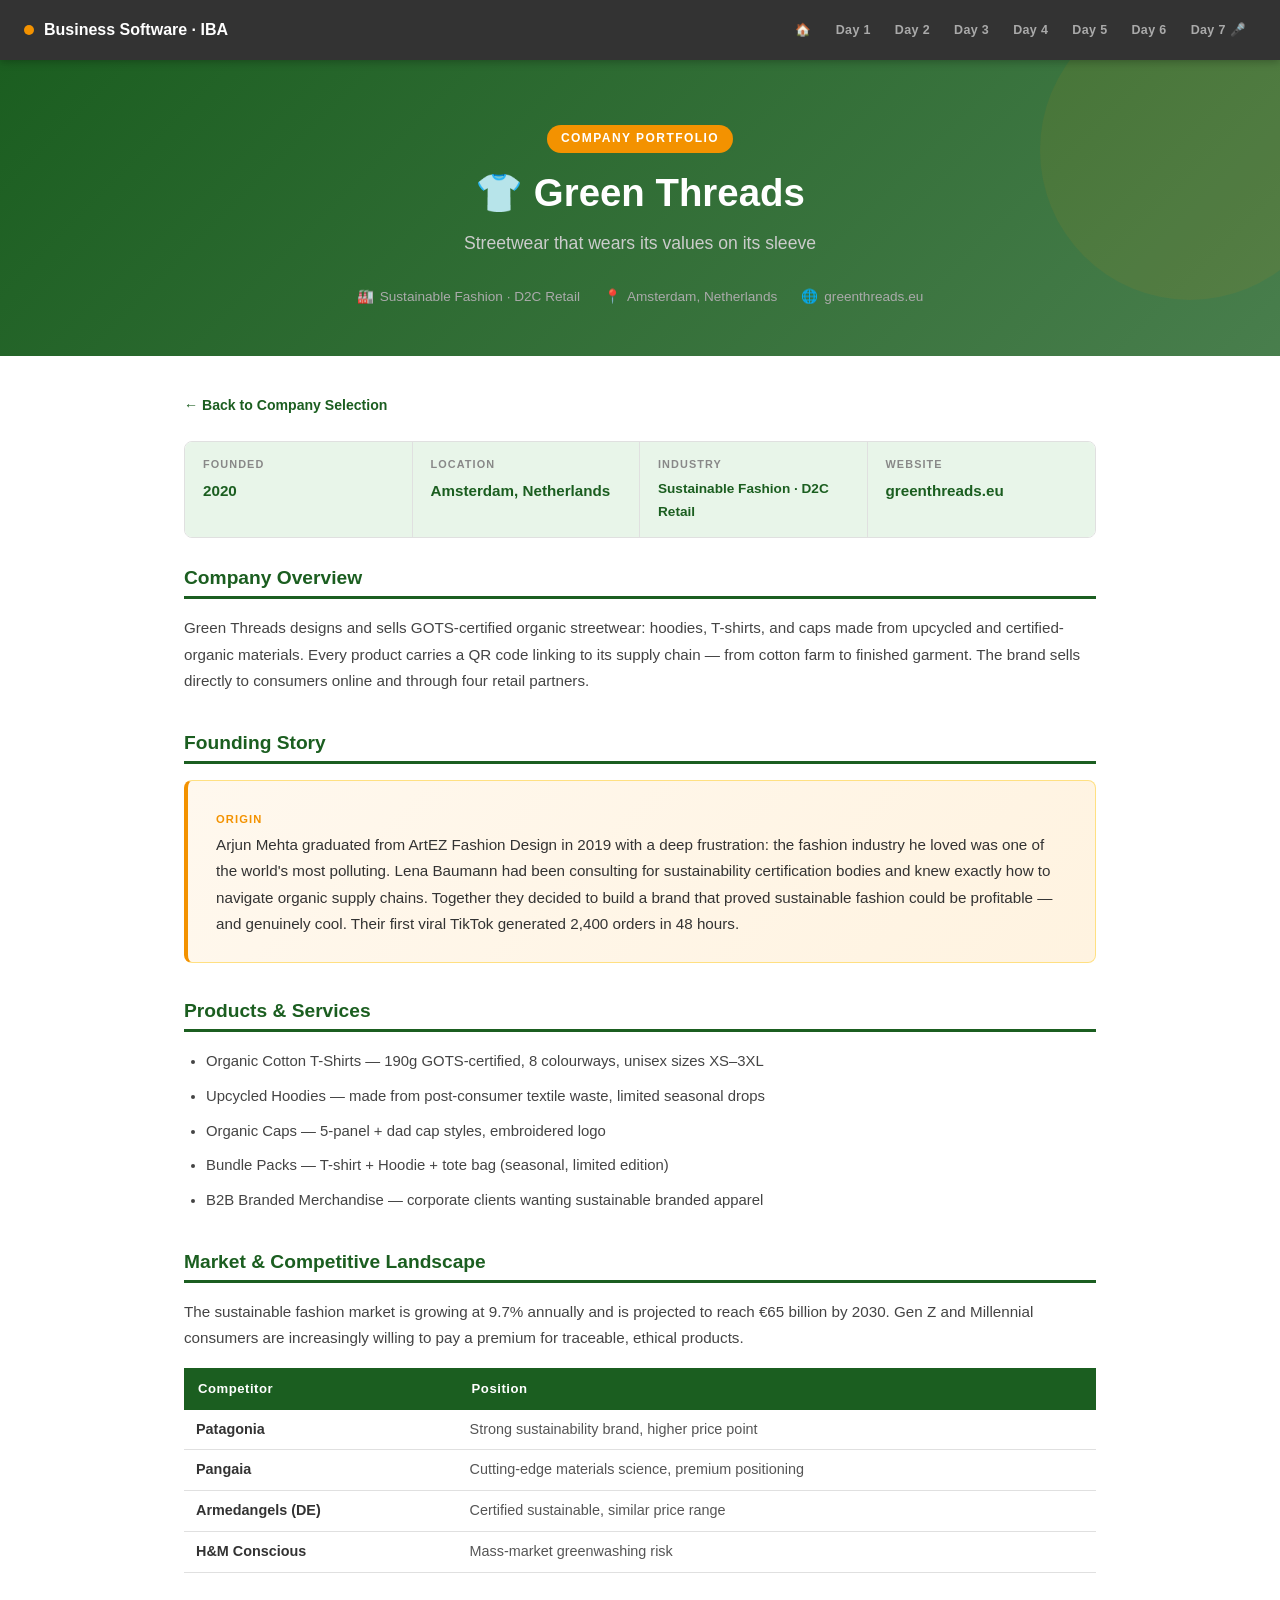
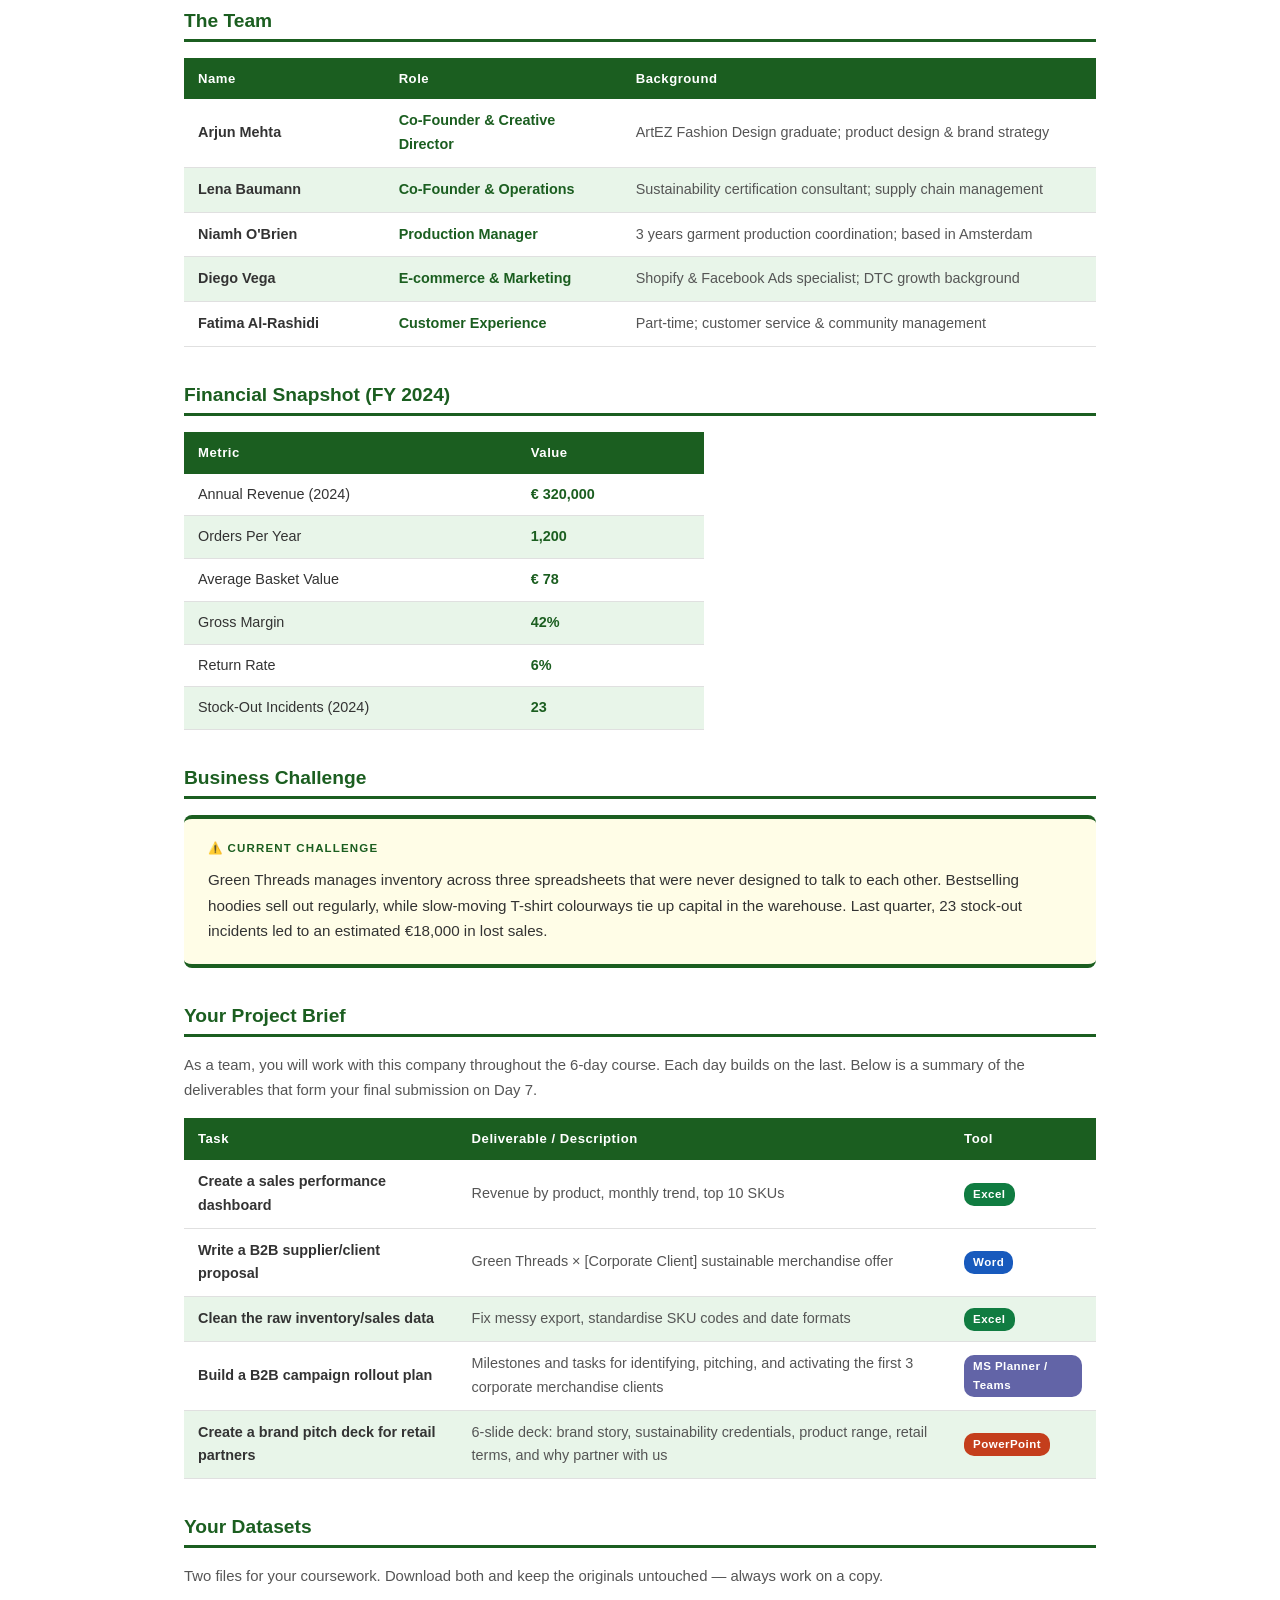
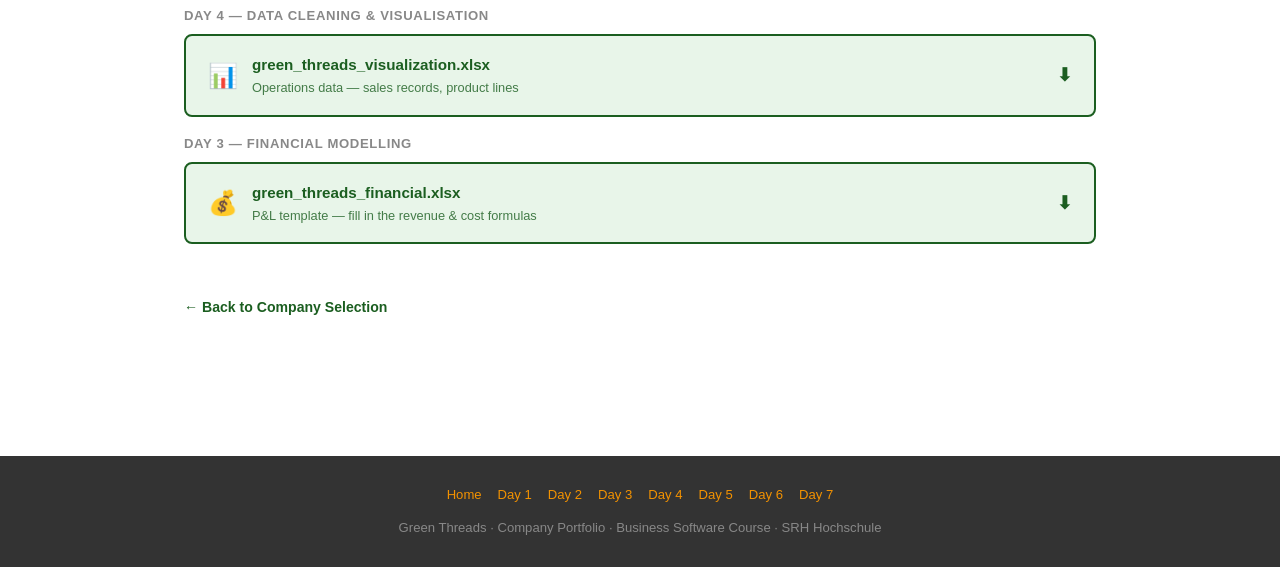
<file: portfolios/green_threads.html>
<!DOCTYPE html>
<html lang="en">

<head>
  <meta charset="utf-8" />
  <meta name="viewport" content="width=device-width, initial-scale=1.0" />
  <title>Green Threads — Company Portfolio | Business Software</title>
  <link href="../style.css" rel="stylesheet" />
  <style>
    /* Portfolio-specific overrides */
    .port-meta {
      display: grid;
      grid-template-columns: repeat(4, 1fr);
      gap: 0;
      border: 1px solid #e0e0e0;
      border-radius: var(--radius);
      overflow: hidden;
      margin-bottom: 28px;
    }

    .port-meta-cell {
      padding: 14px 18px;
      background: #E8F5E9;
      border-right: 1px solid #e0e0e0;
    }

    .port-meta-cell:last-child {
      border-right: none;
    }

    .port-meta-label {
      font-size: 0.68rem;
      font-weight: 800;
      letter-spacing: 0.10em;
      text-transform: uppercase;
      color: #888;
      margin-bottom: 4px;
    }

    .port-meta-value {
      font-size: 0.95rem;
      font-weight: 700;
      color: #1B5E20;
    }

    .port-section {
      margin-bottom: 36px;
    }

    .port-section h2 {
      font-size: 1.2rem;
      font-weight: 700;
      color: #1B5E20;
      border-bottom: 3px solid #1B5E20;
      padding-bottom: 6px;
      margin-bottom: 16px;
    }

    .port-table {
      width: 100%;
      border-collapse: collapse;
      font-size: 0.9rem;
    }

    .port-table th {
      background: #1B5E20;
      color: #fff;
      padding: 10px 14px;
      text-align: left;
      font-size: 0.82rem;
      letter-spacing: 0.04em;
    }

    .challenge-box {
      background: #fffde7;
      border-top: 4px solid #1B5E20;
      border-bottom: 4px solid #1B5E20;
      border-radius: var(--radius);
      padding: 20px 24px;
      font-size: 0.95rem;
      line-height: 1.7;
    }

    .challenge-box .ch-label {
      font-size: 0.72rem;
      font-weight: 800;
      letter-spacing: 0.1em;
      text-transform: uppercase;
      color: #1B5E20;
      margin-bottom: 8px;
    }

    .data-download {
      display: flex;
      align-items: center;
      gap: 14px;
      background: #E8F5E9;
      border: 2px solid #1B5E20;
      border-radius: var(--radius);
      padding: 16px 22px;
      text-decoration: none;
      color: #1B5E20;
      font-weight: 700;
      font-size: 0.95rem;
      transition: all 0.2s;
      margin-top: 8px;
    }

    .data-download:hover {
      background: #1B5E20;
      color: #fff;
    }

    .data-download .dl-icon {
      font-size: 1.5rem;
      flex-shrink: 0;
    }

    .data-download .dl-meta {
      font-size: 0.8rem;
      font-weight: 400;
      opacity: 0.8;
    }

    .back-link {
      display: inline-flex;
      align-items: center;
      gap: 6px;
      color: #1B5E20;
      font-size: 0.88rem;
      font-weight: 600;
      text-decoration: none;
      margin-bottom: 24px;
    }

    .back-link:hover {
      text-decoration: underline;
    }

    @media (max-width: 768px) {
      .port-meta {
        grid-template-columns: 1fr 1fr;
      }
    }
  </style>
</head>

<body>

  <!-- NAV -->
  <nav class="site-nav">
    <div class="nav-brand">
      <div class="brand-dot"></div>Business Software · IBA
    </div>
    <ul class="nav-days">
      <li><a class="home-link" href="../index.html">🏠</a></li>
      <li><a href="../content/day1.html">Day 1</a></li>
      <li><a href="../content/day2.html">Day 2</a></li>
      <li><a href="../content/day3.html">Day 3</a></li>
      <li><a href="../content/day4.html">Day 4</a></li>
      <li><a href="../content/day5.html">Day 5</a></li>
      <li><a href="../content/day6.html">Day 6</a></li>
      <li><a href="../content/day7.html">Day 7 🎤</a></li>
    </ul>
  </nav>

  <!-- HERO -->
  <header class="page-hero" style="background: linear-gradient(135deg, #1B5E20 0%, #1B5E20cc 100%);">
    <div class="day-label">Company Portfolio</div>
    <h1>👕 Green Threads</h1>
    <p class="hero-sub">Streetwear that wears its values on its sleeve</p>
    <div class="hero-meta">
      <span><span class="icon">🏭</span> Sustainable Fashion · D2C Retail</span>
      <span><span class="icon">📍</span> Amsterdam, Netherlands</span>
      <span><span class="icon">🌐</span> greenthreads.eu</span>
    </div>
  </header>

  <!-- CONTENT -->
  <main>
    <div class="container" style="padding-top: 36px; padding-bottom: 48px;">

      <a href="../index.html" class="back-link">← Back to Company Selection</a>

      <!-- Meta strip -->
      <div class="port-meta">
        <div class="port-meta-cell">
          <div class="port-meta-label">Founded</div>
          <div class="port-meta-value">2020</div>
        </div>
        <div class="port-meta-cell">
          <div class="port-meta-label">Location</div>
          <div class="port-meta-value">Amsterdam, Netherlands</div>
        </div>
        <div class="port-meta-cell">
          <div class="port-meta-label">Industry</div>
          <div class="port-meta-value" style="font-size:0.85rem;">Sustainable Fashion · D2C Retail</div>
        </div>
        <div class="port-meta-cell">
          <div class="port-meta-label">Website</div>
          <div class="port-meta-value">greenthreads.eu</div>
        </div>
      </div>

      <!-- Overview -->
      <div class="port-section">
        <h2>Company Overview</h2>
        <p style="font-size:0.95rem;line-height:1.75;color:#444;">Green Threads designs and sells GOTS-certified organic
          streetwear: hoodies, T-shirts, and caps made from upcycled and certified-organic materials. Every product
          carries a QR code linking to its supply chain — from cotton farm to finished garment. The brand sells directly
          to consumers online and through four retail partners.</p>
      </div>

      <!-- Founding Story -->
      <div class="port-section">
        <h2>Founding Story</h2>
        <div class="story-block">
          <span class="story-label">Origin</span>
          <p style="margin:0;font-size:0.95rem;">Arjun Mehta graduated from ArtEZ Fashion Design in 2019 with a deep
            frustration: the fashion industry he loved was one of the world's most polluting. Lena Baumann had been
            consulting for sustainability certification bodies and knew exactly how to navigate organic supply chains.
            Together they decided to build a brand that proved sustainable fashion could be profitable — and genuinely
            cool. Their first viral TikTok generated 2,400 orders in 48 hours.</p>
        </div>
      </div>

      <!-- Products -->
      <div class="port-section">
        <h2>Products &amp; Services</h2>
        <ul style="font-size:0.93rem;line-height:1.8;padding-left:22px;color:#444;">
          <li style="margin-bottom:8px;">Organic Cotton T-Shirts — 190g GOTS-certified, 8 colourways, unisex sizes
            XS–3XL</li>
          <li style="margin-bottom:8px;">Upcycled Hoodies — made from post-consumer textile waste, limited seasonal
            drops</li>
          <li style="margin-bottom:8px;">Organic Caps — 5-panel + dad cap styles, embroidered logo</li>
          <li style="margin-bottom:8px;">Bundle Packs — T-shirt + Hoodie + tote bag (seasonal, limited edition)</li>
          <li style="margin-bottom:8px;">B2B Branded Merchandise — corporate clients wanting sustainable branded apparel
          </li>
        </ul>
      </div>

      <!-- Market -->
      <div class="port-section">
        <h2>Market &amp; Competitive Landscape</h2>
        <p style="font-size:0.95rem;line-height:1.75;color:#444;margin-bottom:16px;">The sustainable fashion market is
          growing at 9.7% annually and is projected to reach €65 billion by 2030. Gen Z and Millennial consumers are
          increasingly willing to pay a premium for traceable, ethical products.</p>
        <table class="port-table">
          <thead>
            <tr>
              <th style="width:30%;">Competitor</th>
              <th>Position</th>
            </tr>
          </thead>
          <tbody>
            <tr>
              <td style="padding:8px 12px;font-weight:600;border-bottom:1px solid #e0e0e0;">Patagonia</td>
              <td style="padding:8px 12px;color:#555;border-bottom:1px solid #e0e0e0;">Strong sustainability brand,
                higher price point</td>
            </tr>
            <tr>
              <td style="padding:8px 12px;font-weight:600;border-bottom:1px solid #e0e0e0;">Pangaia</td>
              <td style="padding:8px 12px;color:#555;border-bottom:1px solid #e0e0e0;">Cutting-edge materials science,
                premium positioning</td>
            </tr>
            <tr>
              <td style="padding:8px 12px;font-weight:600;border-bottom:1px solid #e0e0e0;">Armedangels (DE)</td>
              <td style="padding:8px 12px;color:#555;border-bottom:1px solid #e0e0e0;">Certified sustainable, similar
                price range</td>
            </tr>
            <tr>
              <td style="padding:8px 12px;font-weight:600;border-bottom:1px solid #e0e0e0;">H&amp;M Conscious</td>
              <td style="padding:8px 12px;color:#555;border-bottom:1px solid #e0e0e0;">Mass-market greenwashing risk
              </td>
            </tr>
          </tbody>
        </table>
      </div>

      <!-- Team -->
      <div class="port-section">
        <h2>The Team</h2>
        <table class="port-table">
          <thead>
            <tr>
              <th style="width:22%;">Name</th>
              <th style="width:26%;">Role</th>
              <th>Background</th>
            </tr>
          </thead>
          <tbody>
            <tr style="background:#fff;">
              <td style="padding:10px 14px;font-weight:700;border-bottom:1px solid #e0e0e0;">Arjun Mehta</td>
              <td style="padding:10px 14px;color:#1B5E20;font-weight:600;border-bottom:1px solid #e0e0e0;">Co-Founder
                &amp; Creative Director</td>
              <td style="padding:10px 14px;color:#555;font-size:0.9rem;border-bottom:1px solid #e0e0e0;">ArtEZ Fashion
                Design graduate; product design &amp; brand strategy</td>
            </tr>
            <tr style="background:#E8F5E9;">
              <td style="padding:10px 14px;font-weight:700;border-bottom:1px solid #e0e0e0;">Lena Baumann</td>
              <td style="padding:10px 14px;color:#1B5E20;font-weight:600;border-bottom:1px solid #e0e0e0;">Co-Founder
                &amp; Operations</td>
              <td style="padding:10px 14px;color:#555;font-size:0.9rem;border-bottom:1px solid #e0e0e0;">Sustainability
                certification consultant; supply chain management</td>
            </tr>
            <tr style="background:#fff;">
              <td style="padding:10px 14px;font-weight:700;border-bottom:1px solid #e0e0e0;">Niamh O'Brien</td>
              <td style="padding:10px 14px;color:#1B5E20;font-weight:600;border-bottom:1px solid #e0e0e0;">Production
                Manager</td>
              <td style="padding:10px 14px;color:#555;font-size:0.9rem;border-bottom:1px solid #e0e0e0;">3 years garment
                production coordination; based in Amsterdam</td>
            </tr>
            <tr style="background:#E8F5E9;">
              <td style="padding:10px 14px;font-weight:700;border-bottom:1px solid #e0e0e0;">Diego Vega</td>
              <td style="padding:10px 14px;color:#1B5E20;font-weight:600;border-bottom:1px solid #e0e0e0;">E-commerce
                &amp; Marketing</td>
              <td style="padding:10px 14px;color:#555;font-size:0.9rem;border-bottom:1px solid #e0e0e0;">Shopify &amp;
                Facebook Ads specialist; DTC growth background</td>
            </tr>
            <tr style="background:#fff;">
              <td style="padding:10px 14px;font-weight:700;border-bottom:1px solid #e0e0e0;">Fatima Al-Rashidi</td>
              <td style="padding:10px 14px;color:#1B5E20;font-weight:600;border-bottom:1px solid #e0e0e0;">Customer
                Experience</td>
              <td style="padding:10px 14px;color:#555;font-size:0.9rem;border-bottom:1px solid #e0e0e0;">Part-time;
                customer service &amp; community management</td>
            </tr>
          </tbody>
        </table>
      </div>

      <!-- Financials -->
      <div class="port-section">
        <h2>Financial Snapshot (FY 2024)</h2>
        <table class="port-table" style="max-width:520px;">
          <thead>
            <tr>
              <th>Metric</th>
              <th style="width:36%;">Value</th>
            </tr>
          </thead>
          <tbody>
            <tr style="background:#fff;">
              <td style="padding:9px 14px;border-bottom:1px solid #e0e0e0;">Annual Revenue (2024)</td>
              <td style="padding:9px 14px;font-weight:700;color:#1B5E20;border-bottom:1px solid #e0e0e0;">€ 320,000</td>
            </tr>
            <tr style="background:#E8F5E9;">
              <td style="padding:9px 14px;border-bottom:1px solid #e0e0e0;">Orders Per Year</td>
              <td style="padding:9px 14px;font-weight:700;color:#1B5E20;border-bottom:1px solid #e0e0e0;">1,200</td>
            </tr>
            <tr style="background:#fff;">
              <td style="padding:9px 14px;border-bottom:1px solid #e0e0e0;">Average Basket Value</td>
              <td style="padding:9px 14px;font-weight:700;color:#1B5E20;border-bottom:1px solid #e0e0e0;">€ 78</td>
            </tr>
            <tr style="background:#E8F5E9;">
              <td style="padding:9px 14px;border-bottom:1px solid #e0e0e0;">Gross Margin</td>
              <td style="padding:9px 14px;font-weight:700;color:#1B5E20;border-bottom:1px solid #e0e0e0;">42%</td>
            </tr>
            <tr style="background:#fff;">
              <td style="padding:9px 14px;border-bottom:1px solid #e0e0e0;">Return Rate</td>
              <td style="padding:9px 14px;font-weight:700;color:#1B5E20;border-bottom:1px solid #e0e0e0;">6%</td>
            </tr>
            <tr style="background:#E8F5E9;">
              <td style="padding:9px 14px;border-bottom:1px solid #e0e0e0;">Stock-Out Incidents (2024)</td>
              <td style="padding:9px 14px;font-weight:700;color:#1B5E20;border-bottom:1px solid #e0e0e0;">23</td>
            </tr>
          </tbody>
        </table>
      </div>

      <!-- Challenge -->
      <div class="port-section">
        <h2>Business Challenge</h2>
        <div class="challenge-box">
          <div class="ch-label">⚠️ Current Challenge</div>
          <p style="margin:0;font-size:0.95rem;">Green Threads manages inventory across three spreadsheets that were
            never designed to talk to each other. Bestselling hoodies sell out regularly, while slow-moving T-shirt
            colourways tie up capital in the warehouse. Last quarter, 23 stock-out incidents led to an estimated €18,000
            in lost sales.</p>
        </div>
      </div>

      <!-- Project Brief -->
      <div class="port-section">
        <h2>Your Project Brief</h2>
        <p style="font-size:0.93rem;color:#555;margin-bottom:16px;">As a team, you will work with this company
          throughout the 6-day course. Each day builds on the last. Below is a summary of the deliverables that
          form your final submission on Day 7.</p>
        <table class="port-table">
          <thead>
            <tr>
              <th style="width:30%;">Task</th>
              <th>Deliverable / Description</th>
              <th style="width:16%;">Tool</th>
            </tr>
          </thead>
          <tbody>
            <tr style="background:#fff;">
              <td style="padding:10px 14px;font-weight:600;border-bottom:1px solid #e0e0e0;">Create a sales performance
                dashboard</td>
              <td style="padding:10px 14px;color:#555;font-size:0.9rem;border-bottom:1px solid #e0e0e0;">Revenue by
                product, monthly trend, top 10 SKUs</td>
              <td style="padding:10px 14px;border-bottom:1px solid #e0e0e0;"><span
                  style="display:inline-block;background:#107C41;color:#fff;font-size:0.72rem;font-weight:700;padding:2px 9px;border-radius:10px;letter-spacing:0.04em;">Excel</span>
              </td>
            </tr>
            <tr style="background:#fff;">
              <td style="padding:10px 14px;font-weight:600;border-bottom:1px solid #e0e0e0;">Write a B2B supplier/client
                proposal</td>
              <td style="padding:10px 14px;color:#555;font-size:0.9rem;border-bottom:1px solid #e0e0e0;">Green Threads ×
                [Corporate Client] sustainable merchandise offer</td>
              <td style="padding:10px 14px;border-bottom:1px solid #e0e0e0;"><span
                  style="display:inline-block;background:#185ABD;color:#fff;font-size:0.72rem;font-weight:700;padding:2px 9px;border-radius:10px;letter-spacing:0.04em;">Word</span>
              </td>
            </tr>
            <tr style="background:#E8F5E9;">
              <td style="padding:10px 14px;font-weight:600;border-bottom:1px solid #e0e0e0;">Clean the raw
                inventory/sales data</td>
              <td style="padding:10px 14px;color:#555;font-size:0.9rem;border-bottom:1px solid #e0e0e0;">Fix messy
                export, standardise SKU codes and date formats</td>
              <td style="padding:10px 14px;border-bottom:1px solid #e0e0e0;"><span
                  style="display:inline-block;background:#107C41;color:#fff;font-size:0.72rem;font-weight:700;padding:2px 9px;border-radius:10px;letter-spacing:0.04em;">Excel</span>
              </td>
            </tr>
            <tr style="background:#fff;">
              <td style="padding:10px 14px;font-weight:600;border-bottom:1px solid #e0e0e0;">Build a B2B campaign
                rollout plan</td>
              <td style="padding:10px 14px;color:#555;font-size:0.9rem;border-bottom:1px solid #e0e0e0;">Milestones and
                tasks for identifying, pitching, and activating the first 3 corporate merchandise clients</td>
              <td style="padding:10px 14px;border-bottom:1px solid #e0e0e0;"><span
                  style="display:inline-block;background:#6264A7;color:#fff;font-size:0.72rem;font-weight:700;padding:2px 9px;border-radius:10px;letter-spacing:0.04em;">MS
                  Planner / Teams</span></td>
            </tr>
            <tr style="background:#E8F5E9;">
              <td style="padding:10px 14px;font-weight:600;border-bottom:1px solid #e0e0e0;">Create a brand pitch deck
                for retail partners</td>
              <td style="padding:10px 14px;color:#555;font-size:0.9rem;border-bottom:1px solid #e0e0e0;">6-slide deck:
                brand story, sustainability credentials, product range, retail terms, and why partner with us</td>
              <td style="padding:10px 14px;border-bottom:1px solid #e0e0e0;"><span
                  style="display:inline-block;background:#C43E1C;color:#fff;font-size:0.72rem;font-weight:700;padding:2px 9px;border-radius:10px;letter-spacing:0.04em;">PowerPoint</span>
              </td>
            </tr>
          </tbody>
        </table>
      </div>

      <!-- Data Download -->
      <div class="port-section">
        <h2>Your Datasets</h2>
        <p style="font-size:0.93rem;color:#555;margin-bottom:16px;">Two files for your coursework. Download both and
          keep the originals untouched — always work on a copy.</p>

        <p
          style="font-size:0.82rem;font-weight:700;letter-spacing:0.05em;color:#888;margin-bottom:8px;text-transform:uppercase;">
          Day 4 — Data Cleaning &amp; Visualisation</p>
        <a href="../data/green_threads_visualization.xlsx" class="data-download" download>
          <span class="dl-icon">📊</span>
          <div>
            <div>green_threads_visualization.xlsx</div>
            <div class="dl-meta">Operations data — sales records, product lines</div>
          </div>
          <span style="margin-left:auto;font-size:1.1rem;">⬇</span>
        </a>

        <p
          style="font-size:0.82rem;font-weight:700;letter-spacing:0.05em;color:#888;margin:16px 0 8px;text-transform:uppercase;">
          Day 3 — Financial Modelling</p>
        <a href="../data/green_threads_financial.xlsx" class="data-download" download>
          <span class="dl-icon">💰</span>
          <div>
            <div>green_threads_financial.xlsx</div>
            <div class="dl-meta">P&L template — fill in the revenue &amp; cost formulas</div>
          </div>
          <span style="margin-left:auto;font-size:1.1rem;">⬇</span>
        </a>
      </div>

      <!-- Back link -->
      <a href="../index.html" class="back-link" style="margin-top:16px;display:inline-flex;">← Back to Company
        Selection</a>

    </div>
  </main>

  <!-- FOOTER -->
  <footer class="site-footer">
    <div class="footer-nav">
      <a href="../index.html">Home</a>
      <a href="../content/day1.html">Day 1</a>
      <a href="../content/day2.html">Day 2</a>
      <a href="../content/day3.html">Day 3</a>
      <a href="../content/day4.html">Day 4</a>
      <a href="../content/day5.html">Day 5</a>
      <a href="../content/day6.html">Day 6</a>
      <a href="../content/day7.html">Day 7</a>
    </div>
    <div>Green Threads · Company Portfolio · Business Software Course · SRH Hochschule</div>
  </footer>

</body>

</html>
</file>
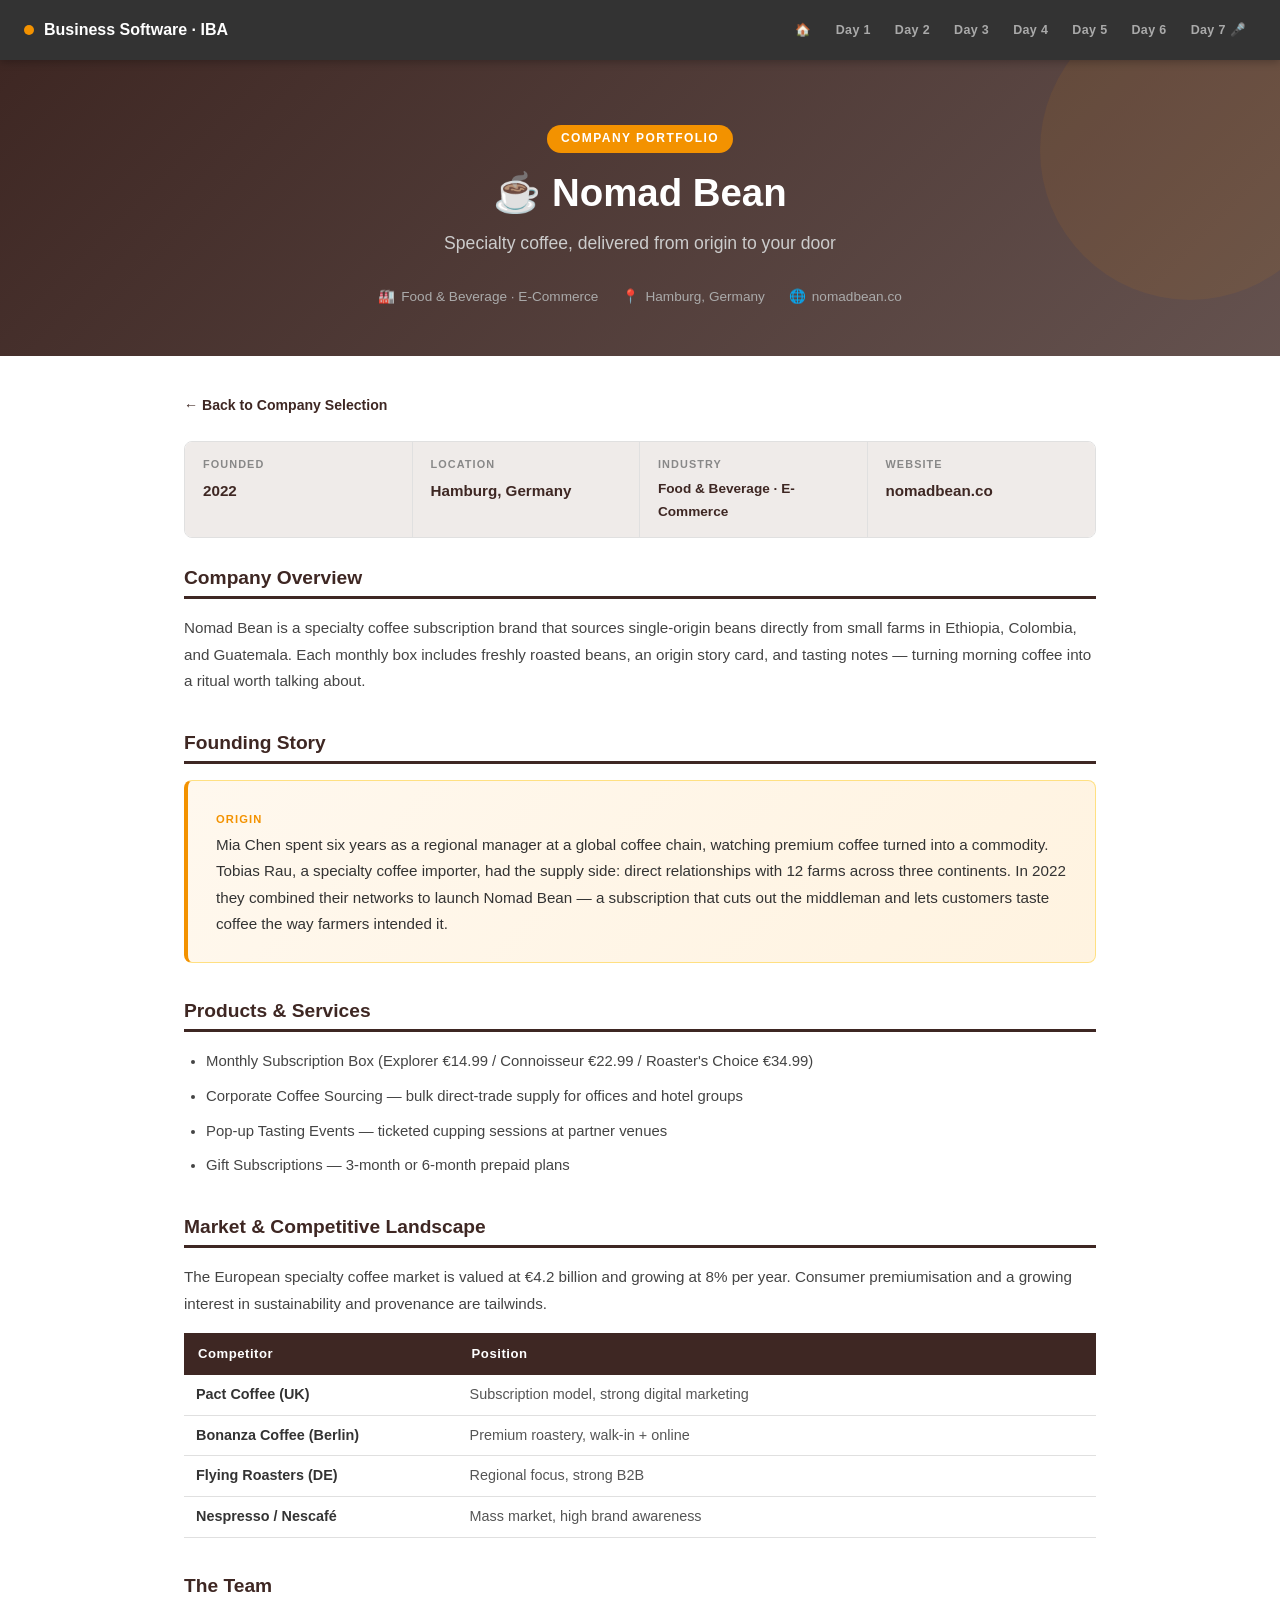
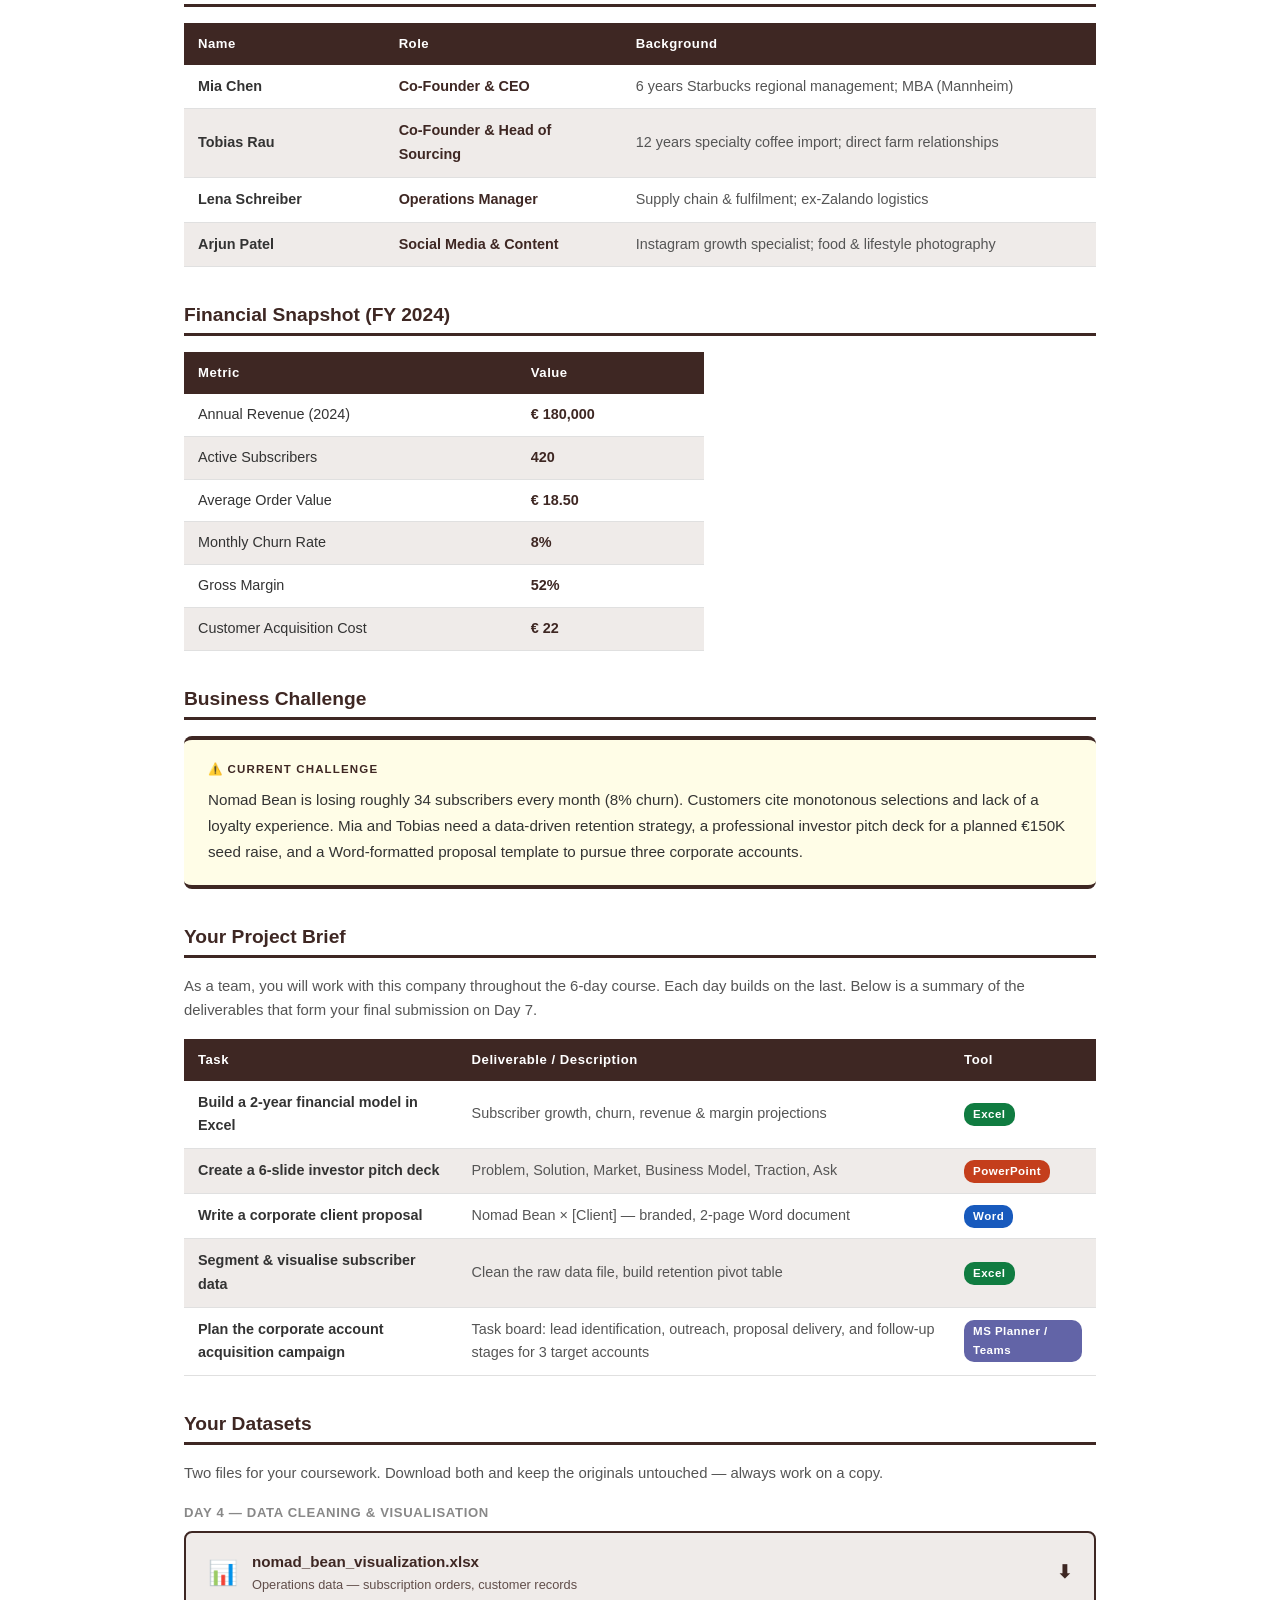
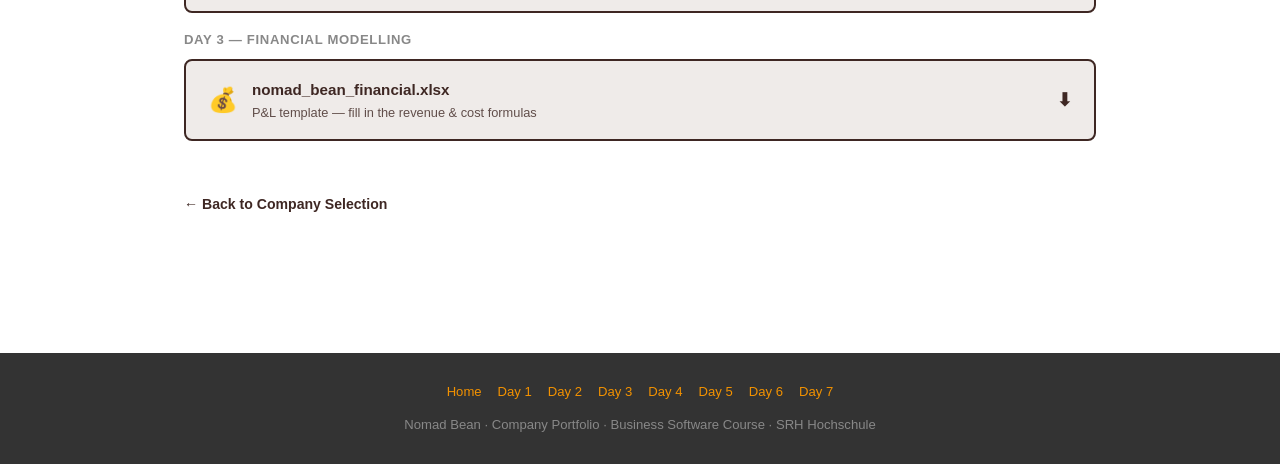
<file: portfolios/nomad_bean.html>
<!DOCTYPE html>
<html lang="en">

<head>
  <meta charset="utf-8" />
  <meta name="viewport" content="width=device-width, initial-scale=1.0" />
  <title>Nomad Bean — Company Portfolio | Business Software</title>
  <link href="../style.css" rel="stylesheet" />
  <style>
    /* Portfolio-specific overrides */
    .port-meta {
      display: grid;
      grid-template-columns: repeat(4, 1fr);
      gap: 0;
      border: 1px solid #e0e0e0;
      border-radius: var(--radius);
      overflow: hidden;
      margin-bottom: 28px;
    }

    .port-meta-cell {
      padding: 14px 18px;
      background: #EFEBE9;
      border-right: 1px solid #e0e0e0;
    }

    .port-meta-cell:last-child {
      border-right: none;
    }

    .port-meta-label {
      font-size: 0.68rem;
      font-weight: 800;
      letter-spacing: 0.10em;
      text-transform: uppercase;
      color: #888;
      margin-bottom: 4px;
    }

    .port-meta-value {
      font-size: 0.95rem;
      font-weight: 700;
      color: #3E2723;
    }

    .port-section {
      margin-bottom: 36px;
    }

    .port-section h2 {
      font-size: 1.2rem;
      font-weight: 700;
      color: #3E2723;
      border-bottom: 3px solid #3E2723;
      padding-bottom: 6px;
      margin-bottom: 16px;
    }

    .port-table {
      width: 100%;
      border-collapse: collapse;
      font-size: 0.9rem;
    }

    .port-table th {
      background: #3E2723;
      color: #fff;
      padding: 10px 14px;
      text-align: left;
      font-size: 0.82rem;
      letter-spacing: 0.04em;
    }

    .challenge-box {
      background: #fffde7;
      border-top: 4px solid #3E2723;
      border-bottom: 4px solid #3E2723;
      border-radius: var(--radius);
      padding: 20px 24px;
      font-size: 0.95rem;
      line-height: 1.7;
    }

    .challenge-box .ch-label {
      font-size: 0.72rem;
      font-weight: 800;
      letter-spacing: 0.1em;
      text-transform: uppercase;
      color: #3E2723;
      margin-bottom: 8px;
    }

    .data-download {
      display: flex;
      align-items: center;
      gap: 14px;
      background: #EFEBE9;
      border: 2px solid #3E2723;
      border-radius: var(--radius);
      padding: 16px 22px;
      text-decoration: none;
      color: #3E2723;
      font-weight: 700;
      font-size: 0.95rem;
      transition: all 0.2s;
      margin-top: 8px;
    }

    .data-download:hover {
      background: #3E2723;
      color: #fff;
    }

    .data-download .dl-icon {
      font-size: 1.5rem;
      flex-shrink: 0;
    }

    .data-download .dl-meta {
      font-size: 0.8rem;
      font-weight: 400;
      opacity: 0.8;
    }

    .back-link {
      display: inline-flex;
      align-items: center;
      gap: 6px;
      color: #3E2723;
      font-size: 0.88rem;
      font-weight: 600;
      text-decoration: none;
      margin-bottom: 24px;
    }

    .back-link:hover {
      text-decoration: underline;
    }

    @media (max-width: 768px) {
      .port-meta {
        grid-template-columns: 1fr 1fr;
      }
    }
  </style>
</head>

<body>

  <!-- NAV -->
  <nav class="site-nav">
    <div class="nav-brand">
      <div class="brand-dot"></div>Business Software · IBA
    </div>
    <ul class="nav-days">
      <li><a class="home-link" href="../index.html">🏠</a></li>
      <li><a href="../content/day1.html">Day 1</a></li>
      <li><a href="../content/day2.html">Day 2</a></li>
      <li><a href="../content/day3.html">Day 3</a></li>
      <li><a href="../content/day4.html">Day 4</a></li>
      <li><a href="../content/day5.html">Day 5</a></li>
      <li><a href="../content/day6.html">Day 6</a></li>
      <li><a href="../content/day7.html">Day 7 🎤</a></li>
    </ul>
  </nav>

  <!-- HERO -->
  <header class="page-hero" style="background: linear-gradient(135deg, #3E2723 0%, #3E2723cc 100%);">
    <div class="day-label">Company Portfolio</div>
    <h1>☕ Nomad Bean</h1>
    <p class="hero-sub">Specialty coffee, delivered from origin to your door</p>
    <div class="hero-meta">
      <span><span class="icon">🏭</span> Food &amp; Beverage · E-Commerce</span>
      <span><span class="icon">📍</span> Hamburg, Germany</span>
      <span><span class="icon">🌐</span> nomadbean.co</span>
    </div>
  </header>

  <!-- CONTENT -->
  <main>
    <div class="container" style="padding-top: 36px; padding-bottom: 48px;">

      <a href="../index.html" class="back-link">← Back to Company Selection</a>

      <!-- Meta strip -->
      <div class="port-meta">
        <div class="port-meta-cell">
          <div class="port-meta-label">Founded</div>
          <div class="port-meta-value">2022</div>
        </div>
        <div class="port-meta-cell">
          <div class="port-meta-label">Location</div>
          <div class="port-meta-value">Hamburg, Germany</div>
        </div>
        <div class="port-meta-cell">
          <div class="port-meta-label">Industry</div>
          <div class="port-meta-value" style="font-size:0.85rem;">Food &amp; Beverage · E-Commerce</div>
        </div>
        <div class="port-meta-cell">
          <div class="port-meta-label">Website</div>
          <div class="port-meta-value">nomadbean.co</div>
        </div>
      </div>

      <!-- Overview -->
      <div class="port-section">
        <h2>Company Overview</h2>
        <p style="font-size:0.95rem;line-height:1.75;color:#444;">Nomad Bean is a specialty coffee subscription brand
          that sources single-origin beans directly from small farms in Ethiopia, Colombia, and Guatemala. Each monthly
          box includes freshly roasted beans, an origin story card, and tasting notes — turning morning coffee into a
          ritual worth talking about.</p>
      </div>

      <!-- Founding Story -->
      <div class="port-section">
        <h2>Founding Story</h2>
        <div class="story-block">
          <span class="story-label">Origin</span>
          <p style="margin:0;font-size:0.95rem;">Mia Chen spent six years as a regional manager at a global coffee
            chain, watching premium coffee turned into a commodity. Tobias Rau, a specialty coffee importer, had the
            supply side: direct relationships with 12 farms across three continents. In 2022 they combined their
            networks to launch Nomad Bean — a subscription that cuts out the middleman and lets customers taste coffee
            the way farmers intended it.</p>
        </div>
      </div>

      <!-- Products -->
      <div class="port-section">
        <h2>Products &amp; Services</h2>
        <ul style="font-size:0.93rem;line-height:1.8;padding-left:22px;color:#444;">
          <li style="margin-bottom:8px;">Monthly Subscription Box (Explorer €14.99 / Connoisseur €22.99 / Roaster's
            Choice €34.99)</li>
          <li style="margin-bottom:8px;">Corporate Coffee Sourcing — bulk direct-trade supply for offices and hotel
            groups</li>
          <li style="margin-bottom:8px;">Pop-up Tasting Events — ticketed cupping sessions at partner venues</li>
          <li style="margin-bottom:8px;">Gift Subscriptions — 3-month or 6-month prepaid plans</li>
        </ul>
      </div>

      <!-- Market -->
      <div class="port-section">
        <h2>Market &amp; Competitive Landscape</h2>
        <p style="font-size:0.95rem;line-height:1.75;color:#444;margin-bottom:16px;">The European specialty coffee
          market is valued at €4.2 billion and growing at 8% per year. Consumer premiumisation and a growing interest in
          sustainability and provenance are tailwinds.</p>
        <table class="port-table">
          <thead>
            <tr>
              <th style="width:30%;">Competitor</th>
              <th>Position</th>
            </tr>
          </thead>
          <tbody>
            <tr>
              <td style="padding:8px 12px;font-weight:600;border-bottom:1px solid #e0e0e0;">Pact Coffee (UK)</td>
              <td style="padding:8px 12px;color:#555;border-bottom:1px solid #e0e0e0;">Subscription model, strong
                digital marketing</td>
            </tr>
            <tr>
              <td style="padding:8px 12px;font-weight:600;border-bottom:1px solid #e0e0e0;">Bonanza Coffee (Berlin)</td>
              <td style="padding:8px 12px;color:#555;border-bottom:1px solid #e0e0e0;">Premium roastery, walk-in +
                online</td>
            </tr>
            <tr>
              <td style="padding:8px 12px;font-weight:600;border-bottom:1px solid #e0e0e0;">Flying Roasters (DE)</td>
              <td style="padding:8px 12px;color:#555;border-bottom:1px solid #e0e0e0;">Regional focus, strong B2B</td>
            </tr>
            <tr>
              <td style="padding:8px 12px;font-weight:600;border-bottom:1px solid #e0e0e0;">Nespresso / Nescafé</td>
              <td style="padding:8px 12px;color:#555;border-bottom:1px solid #e0e0e0;">Mass market, high brand awareness
              </td>
            </tr>
          </tbody>
        </table>
      </div>

      <!-- Team -->
      <div class="port-section">
        <h2>The Team</h2>
        <table class="port-table">
          <thead>
            <tr>
              <th style="width:22%;">Name</th>
              <th style="width:26%;">Role</th>
              <th>Background</th>
            </tr>
          </thead>
          <tbody>
            <tr style="background:#fff;">
              <td style="padding:10px 14px;font-weight:700;border-bottom:1px solid #e0e0e0;">Mia Chen</td>
              <td style="padding:10px 14px;color:#3E2723;font-weight:600;border-bottom:1px solid #e0e0e0;">Co-Founder
                &amp; CEO</td>
              <td style="padding:10px 14px;color:#555;font-size:0.9rem;border-bottom:1px solid #e0e0e0;">6 years
                Starbucks regional management; MBA (Mannheim)</td>
            </tr>
            <tr style="background:#EFEBE9;">
              <td style="padding:10px 14px;font-weight:700;border-bottom:1px solid #e0e0e0;">Tobias Rau</td>
              <td style="padding:10px 14px;color:#3E2723;font-weight:600;border-bottom:1px solid #e0e0e0;">Co-Founder
                &amp; Head of Sourcing</td>
              <td style="padding:10px 14px;color:#555;font-size:0.9rem;border-bottom:1px solid #e0e0e0;">12 years
                specialty coffee import; direct farm relationships</td>
            </tr>
            <tr style="background:#fff;">
              <td style="padding:10px 14px;font-weight:700;border-bottom:1px solid #e0e0e0;">Lena Schreiber</td>
              <td style="padding:10px 14px;color:#3E2723;font-weight:600;border-bottom:1px solid #e0e0e0;">Operations
                Manager</td>
              <td style="padding:10px 14px;color:#555;font-size:0.9rem;border-bottom:1px solid #e0e0e0;">Supply chain
                &amp; fulfilment; ex-Zalando logistics</td>
            </tr>
            <tr style="background:#EFEBE9;">
              <td style="padding:10px 14px;font-weight:700;border-bottom:1px solid #e0e0e0;">Arjun Patel</td>
              <td style="padding:10px 14px;color:#3E2723;font-weight:600;border-bottom:1px solid #e0e0e0;">Social Media
                &amp; Content</td>
              <td style="padding:10px 14px;color:#555;font-size:0.9rem;border-bottom:1px solid #e0e0e0;">Instagram
                growth specialist; food &amp; lifestyle photography</td>
            </tr>
          </tbody>
        </table>
      </div>

      <!-- Financials -->
      <div class="port-section">
        <h2>Financial Snapshot (FY 2024)</h2>
        <table class="port-table" style="max-width:520px;">
          <thead>
            <tr>
              <th>Metric</th>
              <th style="width:36%;">Value</th>
            </tr>
          </thead>
          <tbody>
            <tr style="background:#fff;">
              <td style="padding:9px 14px;border-bottom:1px solid #e0e0e0;">Annual Revenue (2024)</td>
              <td style="padding:9px 14px;font-weight:700;color:#3E2723;border-bottom:1px solid #e0e0e0;">€ 180,000</td>
            </tr>
            <tr style="background:#EFEBE9;">
              <td style="padding:9px 14px;border-bottom:1px solid #e0e0e0;">Active Subscribers</td>
              <td style="padding:9px 14px;font-weight:700;color:#3E2723;border-bottom:1px solid #e0e0e0;">420</td>
            </tr>
            <tr style="background:#fff;">
              <td style="padding:9px 14px;border-bottom:1px solid #e0e0e0;">Average Order Value</td>
              <td style="padding:9px 14px;font-weight:700;color:#3E2723;border-bottom:1px solid #e0e0e0;">€ 18.50</td>
            </tr>
            <tr style="background:#EFEBE9;">
              <td style="padding:9px 14px;border-bottom:1px solid #e0e0e0;">Monthly Churn Rate</td>
              <td style="padding:9px 14px;font-weight:700;color:#3E2723;border-bottom:1px solid #e0e0e0;">8%</td>
            </tr>
            <tr style="background:#fff;">
              <td style="padding:9px 14px;border-bottom:1px solid #e0e0e0;">Gross Margin</td>
              <td style="padding:9px 14px;font-weight:700;color:#3E2723;border-bottom:1px solid #e0e0e0;">52%</td>
            </tr>
            <tr style="background:#EFEBE9;">
              <td style="padding:9px 14px;border-bottom:1px solid #e0e0e0;">Customer Acquisition Cost</td>
              <td style="padding:9px 14px;font-weight:700;color:#3E2723;border-bottom:1px solid #e0e0e0;">€ 22</td>
            </tr>
          </tbody>
        </table>
      </div>

      <!-- Challenge -->
      <div class="port-section">
        <h2>Business Challenge</h2>
        <div class="challenge-box">
          <div class="ch-label">⚠️ Current Challenge</div>
          <p style="margin:0;font-size:0.95rem;">Nomad Bean is losing roughly 34 subscribers every month (8% churn).
            Customers cite monotonous selections and lack of a loyalty experience. Mia and Tobias need a data-driven
            retention strategy, a professional investor pitch deck for a planned €150K seed raise, and a Word-formatted
            proposal template to pursue three corporate accounts.</p>
        </div>
      </div>

      <!-- Project Brief -->
      <div class="port-section">
        <h2>Your Project Brief</h2>
        <p style="font-size:0.93rem;color:#555;margin-bottom:16px;">As a team, you will work with this company
          throughout the 6-day course. Each day builds on the last. Below is a summary of the deliverables that
          form your final submission on Day 7.</p>
        <table class="port-table">
          <thead>
            <tr>
              <th style="width:30%;">Task</th>
              <th>Deliverable / Description</th>
              <th style="width:16%;">Tool</th>
            </tr>
          </thead>
          <tbody>
            <tr style="background:#fff;">
              <td style="padding:10px 14px;font-weight:600;border-bottom:1px solid #e0e0e0;">Build a 2-year financial
                model in Excel</td>
              <td style="padding:10px 14px;color:#555;font-size:0.9rem;border-bottom:1px solid #e0e0e0;">Subscriber
                growth, churn, revenue &amp; margin projections</td>
              <td style="padding:10px 14px;border-bottom:1px solid #e0e0e0;"><span
                  style="display:inline-block;background:#107C41;color:#fff;font-size:0.72rem;font-weight:700;padding:2px 9px;border-radius:10px;letter-spacing:0.04em;">Excel</span>
              </td>
            </tr>
            <tr style="background:#EFEBE9;">
              <td style="padding:10px 14px;font-weight:600;border-bottom:1px solid #e0e0e0;">Create a 6-slide investor
                pitch deck</td>
              <td style="padding:10px 14px;color:#555;font-size:0.9rem;border-bottom:1px solid #e0e0e0;">Problem,
                Solution, Market, Business Model, Traction, Ask</td>
              <td style="padding:10px 14px;border-bottom:1px solid #e0e0e0;"><span
                  style="display:inline-block;background:#C43E1C;color:#fff;font-size:0.72rem;font-weight:700;padding:2px 9px;border-radius:10px;letter-spacing:0.04em;">PowerPoint</span>
              </td>
            </tr>
            <tr style="background:#fff;">
              <td style="padding:10px 14px;font-weight:600;border-bottom:1px solid #e0e0e0;">Write a corporate client
                proposal</td>
              <td style="padding:10px 14px;color:#555;font-size:0.9rem;border-bottom:1px solid #e0e0e0;">Nomad Bean ×
                [Client] — branded, 2-page Word document</td>
              <td style="padding:10px 14px;border-bottom:1px solid #e0e0e0;"><span
                  style="display:inline-block;background:#185ABD;color:#fff;font-size:0.72rem;font-weight:700;padding:2px 9px;border-radius:10px;letter-spacing:0.04em;">Word</span>
              </td>
            </tr>
            <tr style="background:#EFEBE9;">
              <td style="padding:10px 14px;font-weight:600;border-bottom:1px solid #e0e0e0;">Segment &amp; visualise
                subscriber data</td>
              <td style="padding:10px 14px;color:#555;font-size:0.9rem;border-bottom:1px solid #e0e0e0;">Clean the raw
                data file, build retention pivot table</td>
              <td style="padding:10px 14px;border-bottom:1px solid #e0e0e0;"><span
                  style="display:inline-block;background:#107C41;color:#fff;font-size:0.72rem;font-weight:700;padding:2px 9px;border-radius:10px;letter-spacing:0.04em;">Excel</span>
              </td>
            </tr>
            <tr style="background:#fff;">
              <td style="padding:10px 14px;font-weight:600;border-bottom:1px solid #e0e0e0;">Plan the corporate account
                acquisition campaign</td>
              <td style="padding:10px 14px;color:#555;font-size:0.9rem;border-bottom:1px solid #e0e0e0;">Task board:
                lead identification, outreach, proposal delivery, and follow-up stages for 3 target accounts</td>
              <td style="padding:10px 14px;border-bottom:1px solid #e0e0e0;"><span
                  style="display:inline-block;background:#6264A7;color:#fff;font-size:0.72rem;font-weight:700;padding:2px 9px;border-radius:10px;letter-spacing:0.04em;">MS
                  Planner / Teams</span></td>
            </tr>
          </tbody>
        </table>
      </div>

      <!-- Data Download -->
      <div class="port-section">
        <h2>Your Datasets</h2>
        <p style="font-size:0.93rem;color:#555;margin-bottom:16px;">Two files for your coursework. Download both and
          keep the originals untouched — always work on a copy.</p>

        <p
          style="font-size:0.82rem;font-weight:700;letter-spacing:0.05em;color:#888;margin-bottom:8px;text-transform:uppercase;">
          Day 4 — Data Cleaning &amp; Visualisation</p>
        <a href="../data/nomad_bean_visualization.xlsx" class="data-download" download>
          <span class="dl-icon">📊</span>
          <div>
            <div>nomad_bean_visualization.xlsx</div>
            <div class="dl-meta">Operations data — subscription orders, customer records</div>
          </div>
          <span style="margin-left:auto;font-size:1.1rem;">⬇</span>
        </a>

        <p
          style="font-size:0.82rem;font-weight:700;letter-spacing:0.05em;color:#888;margin:16px 0 8px;text-transform:uppercase;">
          Day 3 — Financial Modelling</p>
        <a href="../data/nomad_bean_financial.xlsx" class="data-download" download>
          <span class="dl-icon">💰</span>
          <div>
            <div>nomad_bean_financial.xlsx</div>
            <div class="dl-meta">P&L template — fill in the revenue &amp; cost formulas</div>
          </div>
          <span style="margin-left:auto;font-size:1.1rem;">⬇</span>
        </a>
      </div>

      <!-- Back link -->
      <a href="../index.html" class="back-link" style="margin-top:16px;display:inline-flex;">← Back to Company
        Selection</a>

    </div>
  </main>

  <!-- FOOTER -->
  <footer class="site-footer">
    <div class="footer-nav">
      <a href="../index.html">Home</a>
      <a href="../content/day1.html">Day 1</a>
      <a href="../content/day2.html">Day 2</a>
      <a href="../content/day3.html">Day 3</a>
      <a href="../content/day4.html">Day 4</a>
      <a href="../content/day5.html">Day 5</a>
      <a href="../content/day6.html">Day 6</a>
      <a href="../content/day7.html">Day 7</a>
    </div>
    <div>Nomad Bean · Company Portfolio · Business Software Course · SRH Hochschule</div>
  </footer>

</body>

</html>
</file>
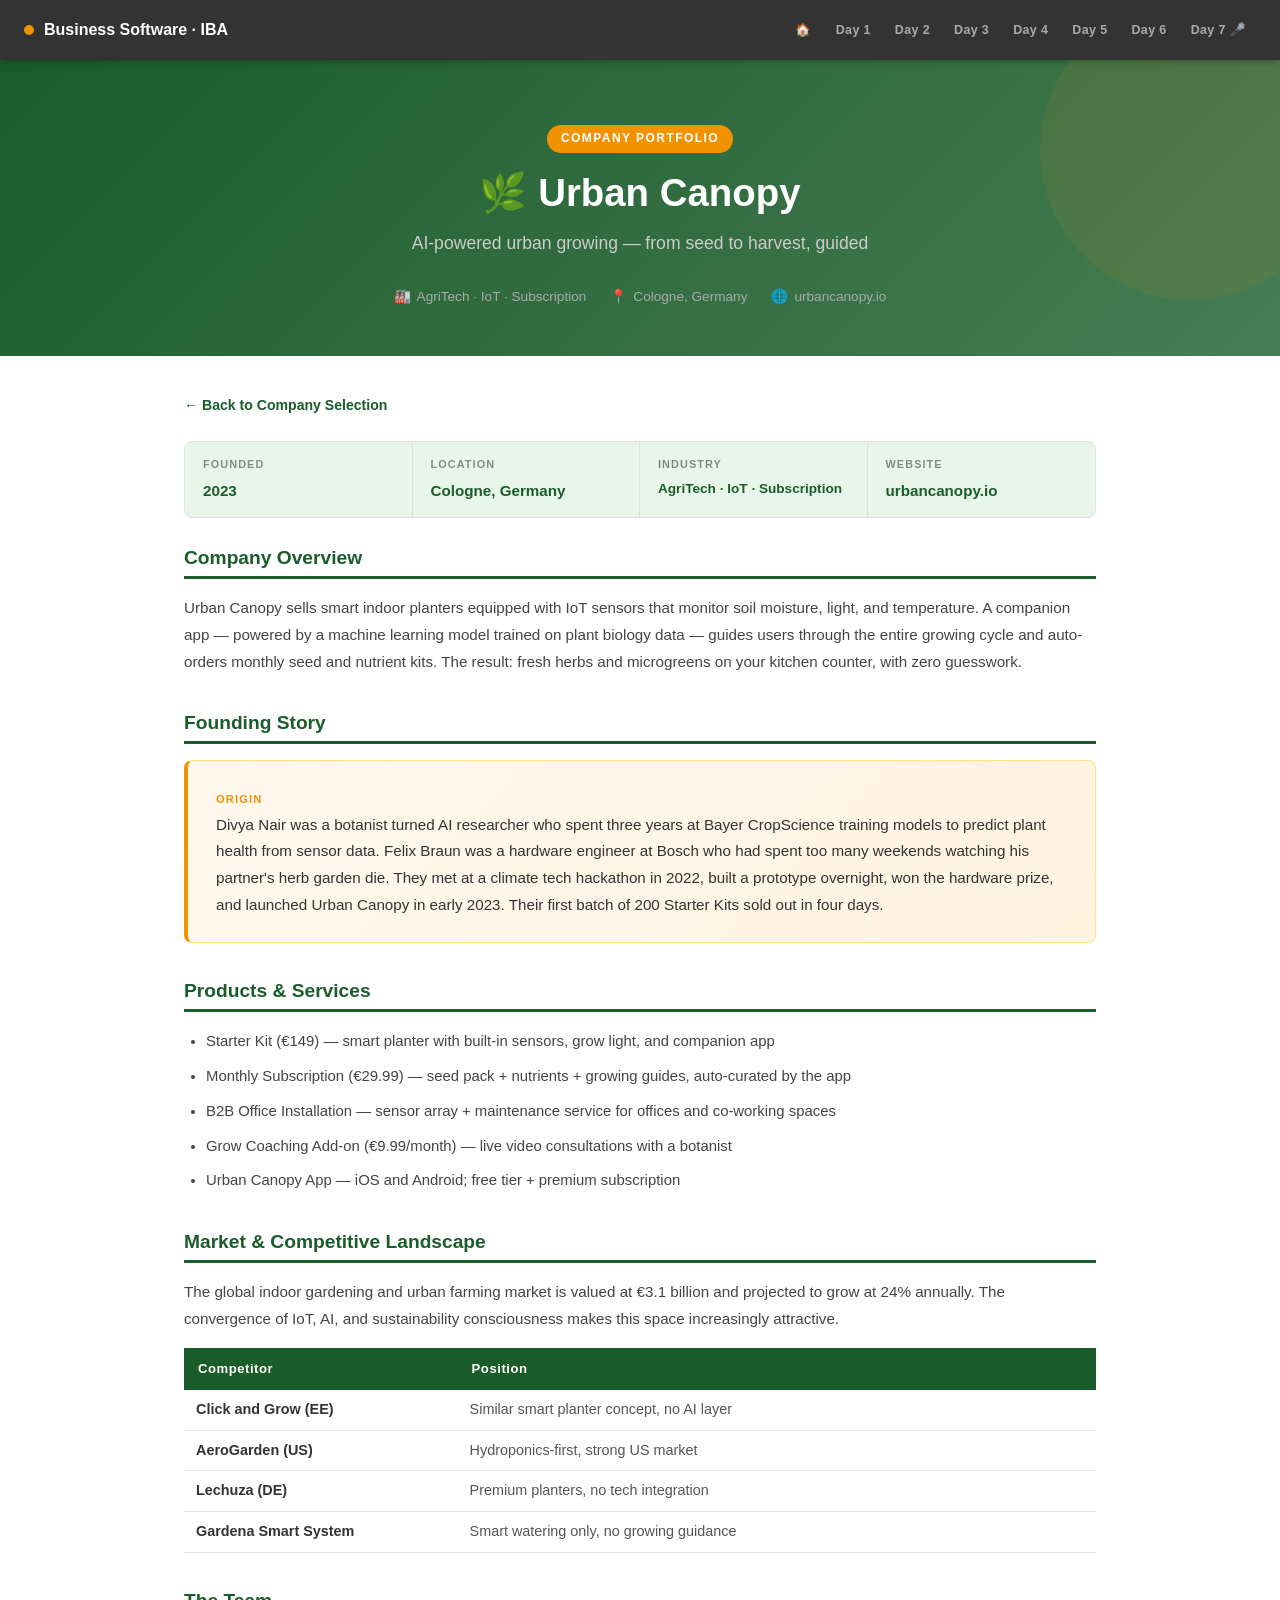
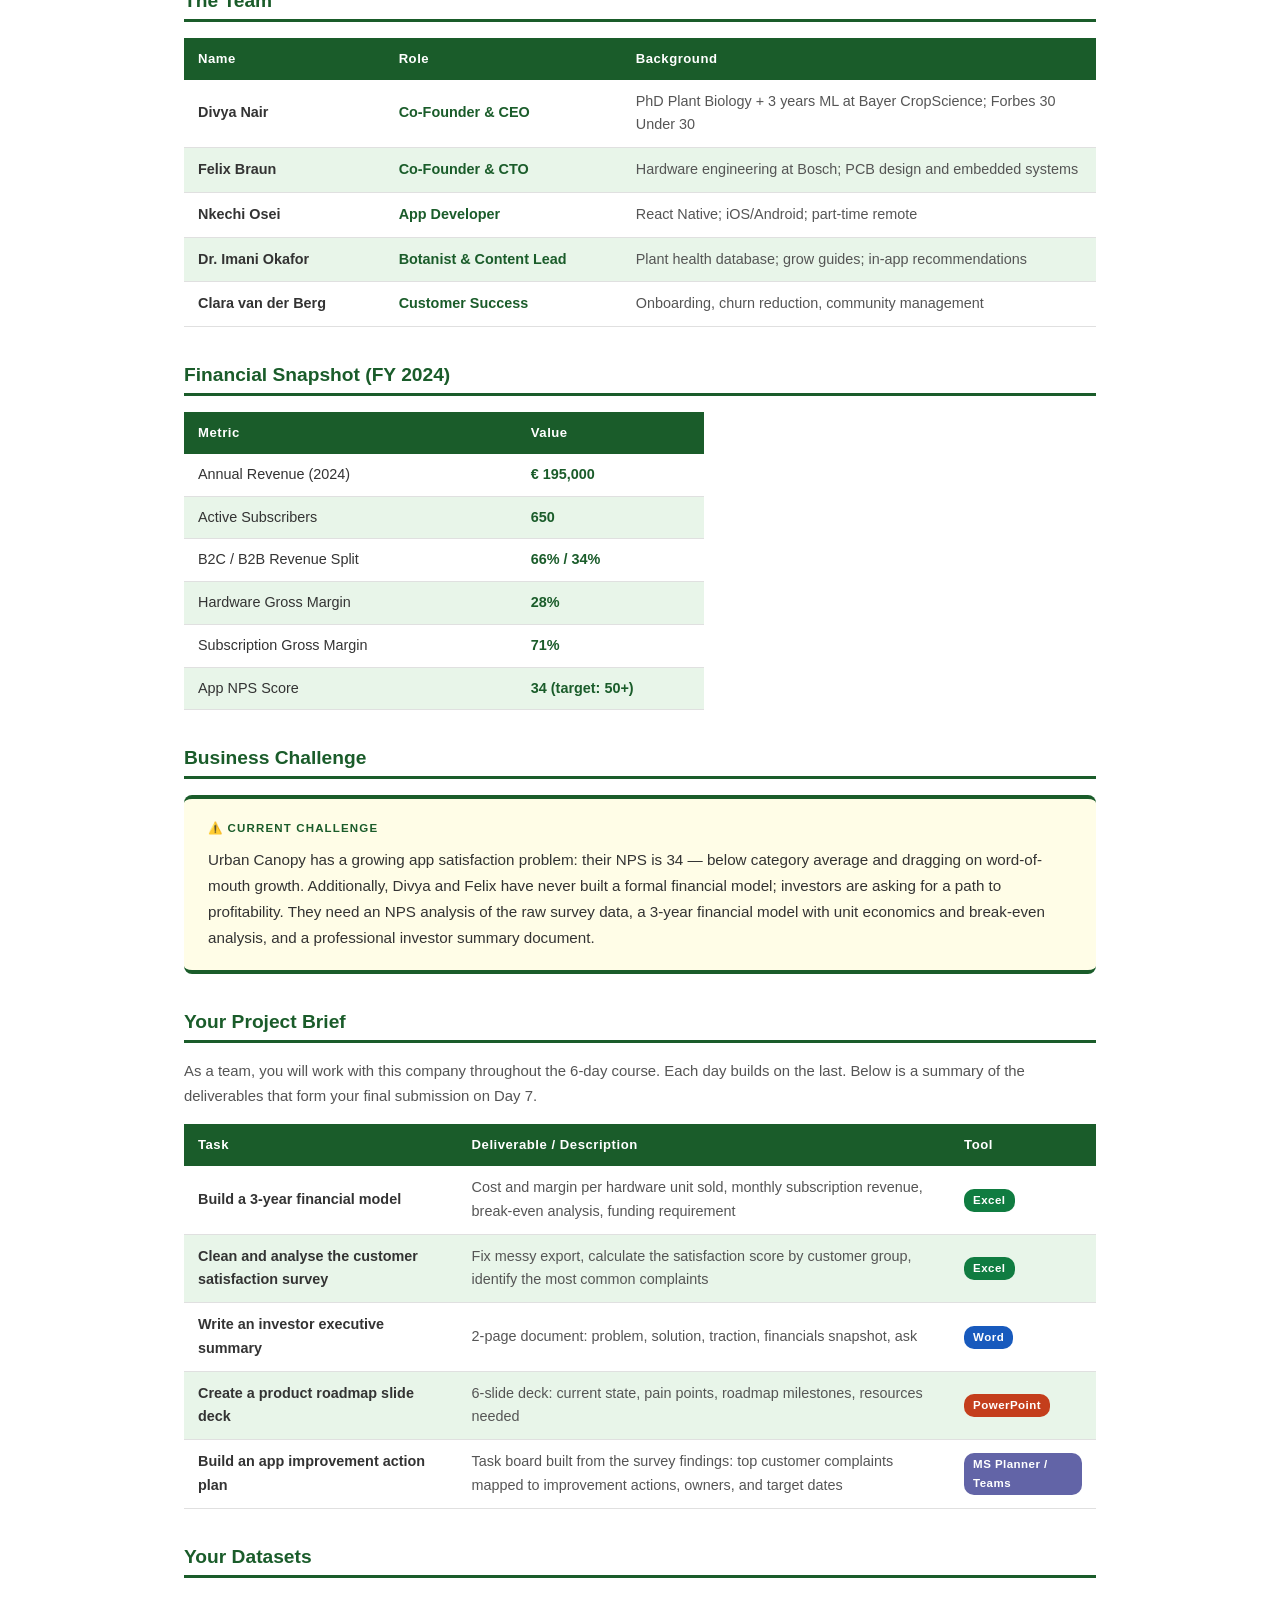
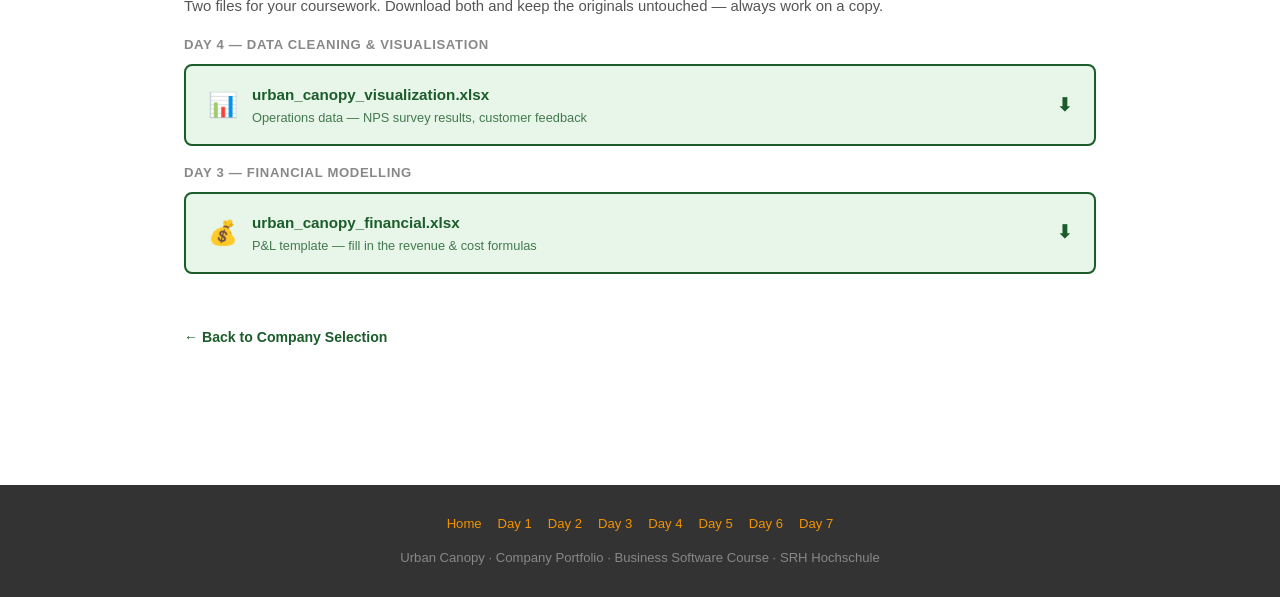
<file: portfolios/urban_canopy.html>
<!DOCTYPE html>
<html lang="en">

<head>
  <meta charset="utf-8" />
  <meta name="viewport" content="width=device-width, initial-scale=1.0" />
  <title>Urban Canopy — Company Portfolio | Business Software</title>
  <link href="../style.css" rel="stylesheet" />
  <style>
    /* Portfolio-specific overrides */
    .port-meta {
      display: grid;
      grid-template-columns: repeat(4, 1fr);
      gap: 0;
      border: 1px solid #e0e0e0;
      border-radius: var(--radius);
      overflow: hidden;
      margin-bottom: 28px;
    }

    .port-meta-cell {
      padding: 14px 18px;
      background: #E8F5E9;
      border-right: 1px solid #e0e0e0;
    }

    .port-meta-cell:last-child {
      border-right: none;
    }

    .port-meta-label {
      font-size: 0.68rem;
      font-weight: 800;
      letter-spacing: 0.10em;
      text-transform: uppercase;
      color: #888;
      margin-bottom: 4px;
    }

    .port-meta-value {
      font-size: 0.95rem;
      font-weight: 700;
      color: #1A5C2A;
    }

    .port-section {
      margin-bottom: 36px;
    }

    .port-section h2 {
      font-size: 1.2rem;
      font-weight: 700;
      color: #1A5C2A;
      border-bottom: 3px solid #1A5C2A;
      padding-bottom: 6px;
      margin-bottom: 16px;
    }

    .port-table {
      width: 100%;
      border-collapse: collapse;
      font-size: 0.9rem;
    }

    .port-table th {
      background: #1A5C2A;
      color: #fff;
      padding: 10px 14px;
      text-align: left;
      font-size: 0.82rem;
      letter-spacing: 0.04em;
    }

    .challenge-box {
      background: #fffde7;
      border-top: 4px solid #1A5C2A;
      border-bottom: 4px solid #1A5C2A;
      border-radius: var(--radius);
      padding: 20px 24px;
      font-size: 0.95rem;
      line-height: 1.7;
    }

    .challenge-box .ch-label {
      font-size: 0.72rem;
      font-weight: 800;
      letter-spacing: 0.1em;
      text-transform: uppercase;
      color: #1A5C2A;
      margin-bottom: 8px;
    }

    .data-download {
      display: flex;
      align-items: center;
      gap: 14px;
      background: #E8F5E9;
      border: 2px solid #1A5C2A;
      border-radius: var(--radius);
      padding: 16px 22px;
      text-decoration: none;
      color: #1A5C2A;
      font-weight: 700;
      font-size: 0.95rem;
      transition: all 0.2s;
      margin-top: 8px;
    }

    .data-download:hover {
      background: #1A5C2A;
      color: #fff;
    }

    .data-download .dl-icon {
      font-size: 1.5rem;
      flex-shrink: 0;
    }

    .data-download .dl-meta {
      font-size: 0.8rem;
      font-weight: 400;
      opacity: 0.8;
    }

    .back-link {
      display: inline-flex;
      align-items: center;
      gap: 6px;
      color: #1A5C2A;
      font-size: 0.88rem;
      font-weight: 600;
      text-decoration: none;
      margin-bottom: 24px;
    }

    .back-link:hover {
      text-decoration: underline;
    }

    @media (max-width: 768px) {
      .port-meta {
        grid-template-columns: 1fr 1fr;
      }
    }
  </style>
</head>

<body>

  <!-- NAV -->
  <nav class="site-nav">
    <div class="nav-brand">
      <div class="brand-dot"></div>Business Software · IBA
    </div>
    <ul class="nav-days">
      <li><a class="home-link" href="../index.html">🏠</a></li>
      <li><a href="../content/day1.html">Day 1</a></li>
      <li><a href="../content/day2.html">Day 2</a></li>
      <li><a href="../content/day3.html">Day 3</a></li>
      <li><a href="../content/day4.html">Day 4</a></li>
      <li><a href="../content/day5.html">Day 5</a></li>
      <li><a href="../content/day6.html">Day 6</a></li>
      <li><a href="../content/day7.html">Day 7 🎤</a></li>
    </ul>
  </nav>

  <!-- HERO -->
  <header class="page-hero" style="background: linear-gradient(135deg, #1A5C2A 0%, #1A5C2Acc 100%);">
    <div class="day-label">Company Portfolio</div>
    <h1>🌿 Urban Canopy</h1>
    <p class="hero-sub">AI-powered urban growing — from seed to harvest, guided</p>
    <div class="hero-meta">
      <span><span class="icon">🏭</span> AgriTech · IoT · Subscription</span>
      <span><span class="icon">📍</span> Cologne, Germany</span>
      <span><span class="icon">🌐</span> urbancanopy.io</span>
    </div>
  </header>

  <!-- CONTENT -->
  <main>
    <div class="container" style="padding-top: 36px; padding-bottom: 48px;">

      <a href="../index.html" class="back-link">← Back to Company Selection</a>

      <!-- Meta strip -->
      <div class="port-meta">
        <div class="port-meta-cell">
          <div class="port-meta-label">Founded</div>
          <div class="port-meta-value">2023</div>
        </div>
        <div class="port-meta-cell">
          <div class="port-meta-label">Location</div>
          <div class="port-meta-value">Cologne, Germany</div>
        </div>
        <div class="port-meta-cell">
          <div class="port-meta-label">Industry</div>
          <div class="port-meta-value" style="font-size:0.85rem;">AgriTech · IoT · Subscription</div>
        </div>
        <div class="port-meta-cell">
          <div class="port-meta-label">Website</div>
          <div class="port-meta-value">urbancanopy.io</div>
        </div>
      </div>

      <!-- Overview -->
      <div class="port-section">
        <h2>Company Overview</h2>
        <p style="font-size:0.95rem;line-height:1.75;color:#444;">Urban Canopy sells smart indoor planters equipped with
          IoT sensors that monitor soil moisture, light, and temperature. A companion app — powered by a machine
          learning model trained on plant biology data — guides users through the entire growing cycle and auto-orders
          monthly seed and nutrient kits. The result: fresh herbs and microgreens on your kitchen counter, with zero
          guesswork.</p>
      </div>

      <!-- Founding Story -->
      <div class="port-section">
        <h2>Founding Story</h2>
        <div class="story-block">
          <span class="story-label">Origin</span>
          <p style="margin:0;font-size:0.95rem;">Divya Nair was a botanist turned AI researcher who spent three years at
            Bayer CropScience training models to predict plant health from sensor data. Felix Braun was a hardware
            engineer at Bosch who had spent too many weekends watching his partner's herb garden die. They met at a
            climate tech hackathon in 2022, built a prototype overnight, won the hardware prize, and launched Urban
            Canopy in early 2023. Their first batch of 200 Starter Kits sold out in four days.</p>
        </div>
      </div>

      <!-- Products -->
      <div class="port-section">
        <h2>Products &amp; Services</h2>
        <ul style="font-size:0.93rem;line-height:1.8;padding-left:22px;color:#444;">
          <li style="margin-bottom:8px;">Starter Kit (€149) — smart planter with built-in sensors, grow light, and
            companion app</li>
          <li style="margin-bottom:8px;">Monthly Subscription (€29.99) — seed pack + nutrients + growing guides,
            auto-curated by the app</li>
          <li style="margin-bottom:8px;">B2B Office Installation — sensor array + maintenance service for offices and
            co-working spaces</li>
          <li style="margin-bottom:8px;">Grow Coaching Add-on (€9.99/month) — live video consultations with a botanist
          </li>
          <li style="margin-bottom:8px;">Urban Canopy App — iOS and Android; free tier + premium subscription</li>
        </ul>
      </div>

      <!-- Market -->
      <div class="port-section">
        <h2>Market &amp; Competitive Landscape</h2>
        <p style="font-size:0.95rem;line-height:1.75;color:#444;margin-bottom:16px;">The global indoor gardening and
          urban farming market is valued at €3.1 billion and projected to grow at 24% annually. The convergence of IoT,
          AI, and sustainability consciousness makes this space increasingly attractive.</p>
        <table class="port-table">
          <thead>
            <tr>
              <th style="width:30%;">Competitor</th>
              <th>Position</th>
            </tr>
          </thead>
          <tbody>
            <tr>
              <td style="padding:8px 12px;font-weight:600;border-bottom:1px solid #e0e0e0;">Click and Grow (EE)</td>
              <td style="padding:8px 12px;color:#555;border-bottom:1px solid #e0e0e0;">Similar smart planter concept, no
                AI layer</td>
            </tr>
            <tr>
              <td style="padding:8px 12px;font-weight:600;border-bottom:1px solid #e0e0e0;">AeroGarden (US)</td>
              <td style="padding:8px 12px;color:#555;border-bottom:1px solid #e0e0e0;">Hydroponics-first, strong US
                market</td>
            </tr>
            <tr>
              <td style="padding:8px 12px;font-weight:600;border-bottom:1px solid #e0e0e0;">Lechuza (DE)</td>
              <td style="padding:8px 12px;color:#555;border-bottom:1px solid #e0e0e0;">Premium planters, no tech
                integration</td>
            </tr>
            <tr>
              <td style="padding:8px 12px;font-weight:600;border-bottom:1px solid #e0e0e0;">Gardena Smart System</td>
              <td style="padding:8px 12px;color:#555;border-bottom:1px solid #e0e0e0;">Smart watering only, no growing
                guidance</td>
            </tr>
          </tbody>
        </table>
      </div>

      <!-- Team -->
      <div class="port-section">
        <h2>The Team</h2>
        <table class="port-table">
          <thead>
            <tr>
              <th style="width:22%;">Name</th>
              <th style="width:26%;">Role</th>
              <th>Background</th>
            </tr>
          </thead>
          <tbody>
            <tr style="background:#fff;">
              <td style="padding:10px 14px;font-weight:700;border-bottom:1px solid #e0e0e0;">Divya Nair</td>
              <td style="padding:10px 14px;color:#1A5C2A;font-weight:600;border-bottom:1px solid #e0e0e0;">Co-Founder
                &amp; CEO</td>
              <td style="padding:10px 14px;color:#555;font-size:0.9rem;border-bottom:1px solid #e0e0e0;">PhD Plant
                Biology + 3 years ML at Bayer CropScience; Forbes 30 Under 30</td>
            </tr>
            <tr style="background:#E8F5E9;">
              <td style="padding:10px 14px;font-weight:700;border-bottom:1px solid #e0e0e0;">Felix Braun</td>
              <td style="padding:10px 14px;color:#1A5C2A;font-weight:600;border-bottom:1px solid #e0e0e0;">Co-Founder
                &amp; CTO</td>
              <td style="padding:10px 14px;color:#555;font-size:0.9rem;border-bottom:1px solid #e0e0e0;">Hardware
                engineering at Bosch; PCB design and embedded systems</td>
            </tr>
            <tr style="background:#fff;">
              <td style="padding:10px 14px;font-weight:700;border-bottom:1px solid #e0e0e0;">Nkechi Osei</td>
              <td style="padding:10px 14px;color:#1A5C2A;font-weight:600;border-bottom:1px solid #e0e0e0;">App Developer
              </td>
              <td style="padding:10px 14px;color:#555;font-size:0.9rem;border-bottom:1px solid #e0e0e0;">React Native;
                iOS/Android; part-time remote</td>
            </tr>
            <tr style="background:#E8F5E9;">
              <td style="padding:10px 14px;font-weight:700;border-bottom:1px solid #e0e0e0;">Dr. Imani Okafor</td>
              <td style="padding:10px 14px;color:#1A5C2A;font-weight:600;border-bottom:1px solid #e0e0e0;">Botanist
                &amp; Content Lead</td>
              <td style="padding:10px 14px;color:#555;font-size:0.9rem;border-bottom:1px solid #e0e0e0;">Plant health
                database; grow guides; in-app recommendations</td>
            </tr>
            <tr style="background:#fff;">
              <td style="padding:10px 14px;font-weight:700;border-bottom:1px solid #e0e0e0;">Clara van der Berg</td>
              <td style="padding:10px 14px;color:#1A5C2A;font-weight:600;border-bottom:1px solid #e0e0e0;">Customer
                Success</td>
              <td style="padding:10px 14px;color:#555;font-size:0.9rem;border-bottom:1px solid #e0e0e0;">Onboarding,
                churn reduction, community management</td>
            </tr>
          </tbody>
        </table>
      </div>

      <!-- Financials -->
      <div class="port-section">
        <h2>Financial Snapshot (FY 2024)</h2>
        <table class="port-table" style="max-width:520px;">
          <thead>
            <tr>
              <th>Metric</th>
              <th style="width:36%;">Value</th>
            </tr>
          </thead>
          <tbody>
            <tr style="background:#fff;">
              <td style="padding:9px 14px;border-bottom:1px solid #e0e0e0;">Annual Revenue (2024)</td>
              <td style="padding:9px 14px;font-weight:700;color:#1A5C2A;border-bottom:1px solid #e0e0e0;">€ 195,000</td>
            </tr>
            <tr style="background:#E8F5E9;">
              <td style="padding:9px 14px;border-bottom:1px solid #e0e0e0;">Active Subscribers</td>
              <td style="padding:9px 14px;font-weight:700;color:#1A5C2A;border-bottom:1px solid #e0e0e0;">650</td>
            </tr>
            <tr style="background:#fff;">
              <td style="padding:9px 14px;border-bottom:1px solid #e0e0e0;">B2C / B2B Revenue Split</td>
              <td style="padding:9px 14px;font-weight:700;color:#1A5C2A;border-bottom:1px solid #e0e0e0;">66% / 34%</td>
            </tr>
            <tr style="background:#E8F5E9;">
              <td style="padding:9px 14px;border-bottom:1px solid #e0e0e0;">Hardware Gross Margin</td>
              <td style="padding:9px 14px;font-weight:700;color:#1A5C2A;border-bottom:1px solid #e0e0e0;">28%</td>
            </tr>
            <tr style="background:#fff;">
              <td style="padding:9px 14px;border-bottom:1px solid #e0e0e0;">Subscription Gross Margin</td>
              <td style="padding:9px 14px;font-weight:700;color:#1A5C2A;border-bottom:1px solid #e0e0e0;">71%</td>
            </tr>
            <tr style="background:#E8F5E9;">
              <td style="padding:9px 14px;border-bottom:1px solid #e0e0e0;">App NPS Score</td>
              <td style="padding:9px 14px;font-weight:700;color:#1A5C2A;border-bottom:1px solid #e0e0e0;">34 (target:
                50+)</td>
            </tr>
          </tbody>
        </table>
      </div>

      <!-- Challenge -->
      <div class="port-section">
        <h2>Business Challenge</h2>
        <div class="challenge-box">
          <div class="ch-label">⚠️ Current Challenge</div>
          <p style="margin:0;font-size:0.95rem;">Urban Canopy has a growing app satisfaction problem: their NPS is 34 —
            below category average and dragging on word-of-mouth growth. Additionally, Divya and Felix have never built
            a formal financial model; investors are asking for a path to profitability. They need an NPS analysis of the
            raw survey data, a 3-year financial model with unit economics and break-even analysis, and a professional
            investor summary document.</p>
        </div>
      </div>

      <!-- Project Brief -->
      <div class="port-section">
        <h2>Your Project Brief</h2>
        <p style="font-size:0.93rem;color:#555;margin-bottom:16px;">As a team, you will work with this company
          throughout the 6-day course. Each day builds on the last. Below is a summary of the deliverables that
          form your final submission on Day 7.</p>
        <table class="port-table">
          <thead>
            <tr>
              <th style="width:30%;">Task</th>
              <th>Deliverable / Description</th>
              <th style="width:16%;">Tool</th>
            </tr>
          </thead>
          <tbody>
            <tr style="background:#fff;">
              <td style="padding:10px 14px;font-weight:600;border-bottom:1px solid #e0e0e0;">Build a 3-year financial
                model</td>
              <td style="padding:10px 14px;color:#555;font-size:0.9rem;border-bottom:1px solid #e0e0e0;">Cost and margin per hardware unit sold, monthly subscription revenue, break-even analysis, funding
                requirement</td>
              <td style="padding:10px 14px;border-bottom:1px solid #e0e0e0;"><span
                  style="display:inline-block;background:#107C41;color:#fff;font-size:0.72rem;font-weight:700;padding:2px 9px;border-radius:10px;letter-spacing:0.04em;">Excel</span>
              </td>
            </tr>
            <tr style="background:#E8F5E9;">
              <td style="padding:10px 14px;font-weight:600;border-bottom:1px solid #e0e0e0;">Clean and analyse the
                customer satisfaction survey</td>
              <td style="padding:10px 14px;color:#555;font-size:0.9rem;border-bottom:1px solid #e0e0e0;">Fix messy
                export, calculate the satisfaction score by customer group, identify the most common complaints</td>
              <td style="padding:10px 14px;border-bottom:1px solid #e0e0e0;"><span
                  style="display:inline-block;background:#107C41;color:#fff;font-size:0.72rem;font-weight:700;padding:2px 9px;border-radius:10px;letter-spacing:0.04em;">Excel</span>
              </td>
            </tr>
            <tr style="background:#fff;">
              <td style="padding:10px 14px;font-weight:600;border-bottom:1px solid #e0e0e0;">Write an investor executive
                summary</td>
              <td style="padding:10px 14px;color:#555;font-size:0.9rem;border-bottom:1px solid #e0e0e0;">2-page
                document: problem, solution, traction, financials snapshot, ask</td>
              <td style="padding:10px 14px;border-bottom:1px solid #e0e0e0;"><span
                  style="display:inline-block;background:#185ABD;color:#fff;font-size:0.72rem;font-weight:700;padding:2px 9px;border-radius:10px;letter-spacing:0.04em;">Word</span>
              </td>
            </tr>
            <tr style="background:#E8F5E9;">
              <td style="padding:10px 14px;font-weight:600;border-bottom:1px solid #e0e0e0;">Create a product roadmap
                slide deck</td>
              <td style="padding:10px 14px;color:#555;font-size:0.9rem;border-bottom:1px solid #e0e0e0;">6-slide deck:
                current state, pain points, roadmap milestones, resources needed</td>
              <td style="padding:10px 14px;border-bottom:1px solid #e0e0e0;"><span
                  style="display:inline-block;background:#C43E1C;color:#fff;font-size:0.72rem;font-weight:700;padding:2px 9px;border-radius:10px;letter-spacing:0.04em;">PowerPoint</span>
              </td>
            </tr>
            <tr style="background:#fff;">
              <td style="padding:10px 14px;font-weight:600;border-bottom:1px solid #e0e0e0;">Build an app improvement
                action plan</td>
              <td style="padding:10px 14px;color:#555;font-size:0.9rem;border-bottom:1px solid #e0e0e0;">Task board built from the survey findings: top customer complaints mapped to improvement actions,
                owners, and target dates</td>
              <td style="padding:10px 14px;border-bottom:1px solid #e0e0e0;"><span
                  style="display:inline-block;background:#6264A7;color:#fff;font-size:0.72rem;font-weight:700;padding:2px 9px;border-radius:10px;letter-spacing:0.04em;">MS
                  Planner / Teams</span></td>
            </tr>
          </tbody>
        </table>
      </div>

      <!-- Data Download -->
      <div class="port-section">
        <h2>Your Datasets</h2>
        <p style="font-size:0.93rem;color:#555;margin-bottom:16px;">Two files for your coursework. Download both and
          keep the originals untouched — always work on a copy.</p>

        <p
          style="font-size:0.82rem;font-weight:700;letter-spacing:0.05em;color:#888;margin-bottom:8px;text-transform:uppercase;">
          Day 4 — Data Cleaning &amp; Visualisation</p>
        <a href="../data/urban_canopy_visualization.xlsx" class="data-download" download>
          <span class="dl-icon">📊</span>
          <div>
            <div>urban_canopy_visualization.xlsx</div>
            <div class="dl-meta">Operations data — NPS survey results, customer feedback</div>
          </div>
          <span style="margin-left:auto;font-size:1.1rem;">⬇</span>
        </a>

        <p
          style="font-size:0.82rem;font-weight:700;letter-spacing:0.05em;color:#888;margin:16px 0 8px;text-transform:uppercase;">
          Day 3 — Financial Modelling</p>
        <a href="../data/urban_canopy_financial.xlsx" class="data-download" download>
          <span class="dl-icon">💰</span>
          <div>
            <div>urban_canopy_financial.xlsx</div>
            <div class="dl-meta">P&L template — fill in the revenue &amp; cost formulas</div>
          </div>
          <span style="margin-left:auto;font-size:1.1rem;">⬇</span>
        </a>
      </div>

      <!-- Back link -->
      <a href="../index.html" class="back-link" style="margin-top:16px;display:inline-flex;">← Back to Company
        Selection</a>

    </div>
  </main>

  <!-- FOOTER -->
  <footer class="site-footer">
    <div class="footer-nav">
      <a href="../index.html">Home</a>
      <a href="../content/day1.html">Day 1</a>
      <a href="../content/day2.html">Day 2</a>
      <a href="../content/day3.html">Day 3</a>
      <a href="../content/day4.html">Day 4</a>
      <a href="../content/day5.html">Day 5</a>
      <a href="../content/day6.html">Day 6</a>
      <a href="../content/day7.html">Day 7</a>
    </div>
    <div>Urban Canopy · Company Portfolio · Business Software Course · SRH Hochschule</div>
  </footer>

</body>

</html>
</file>
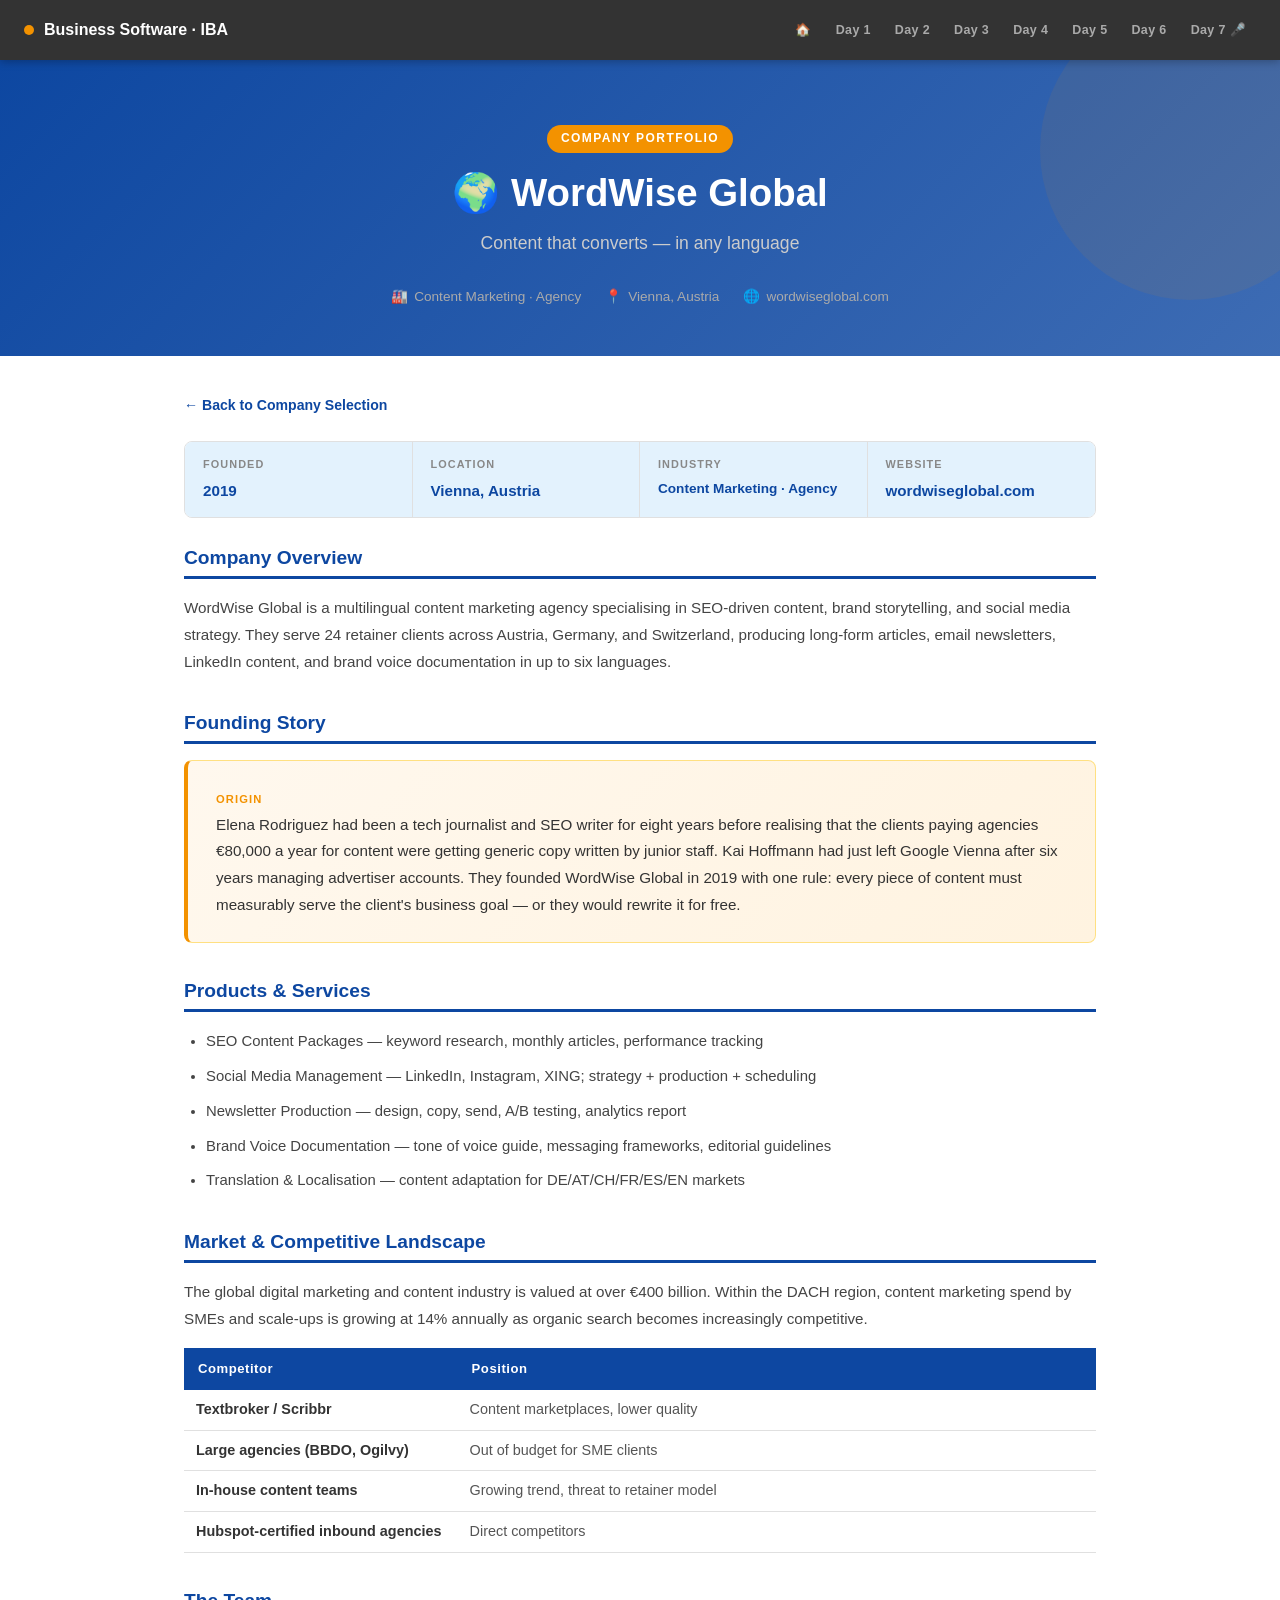
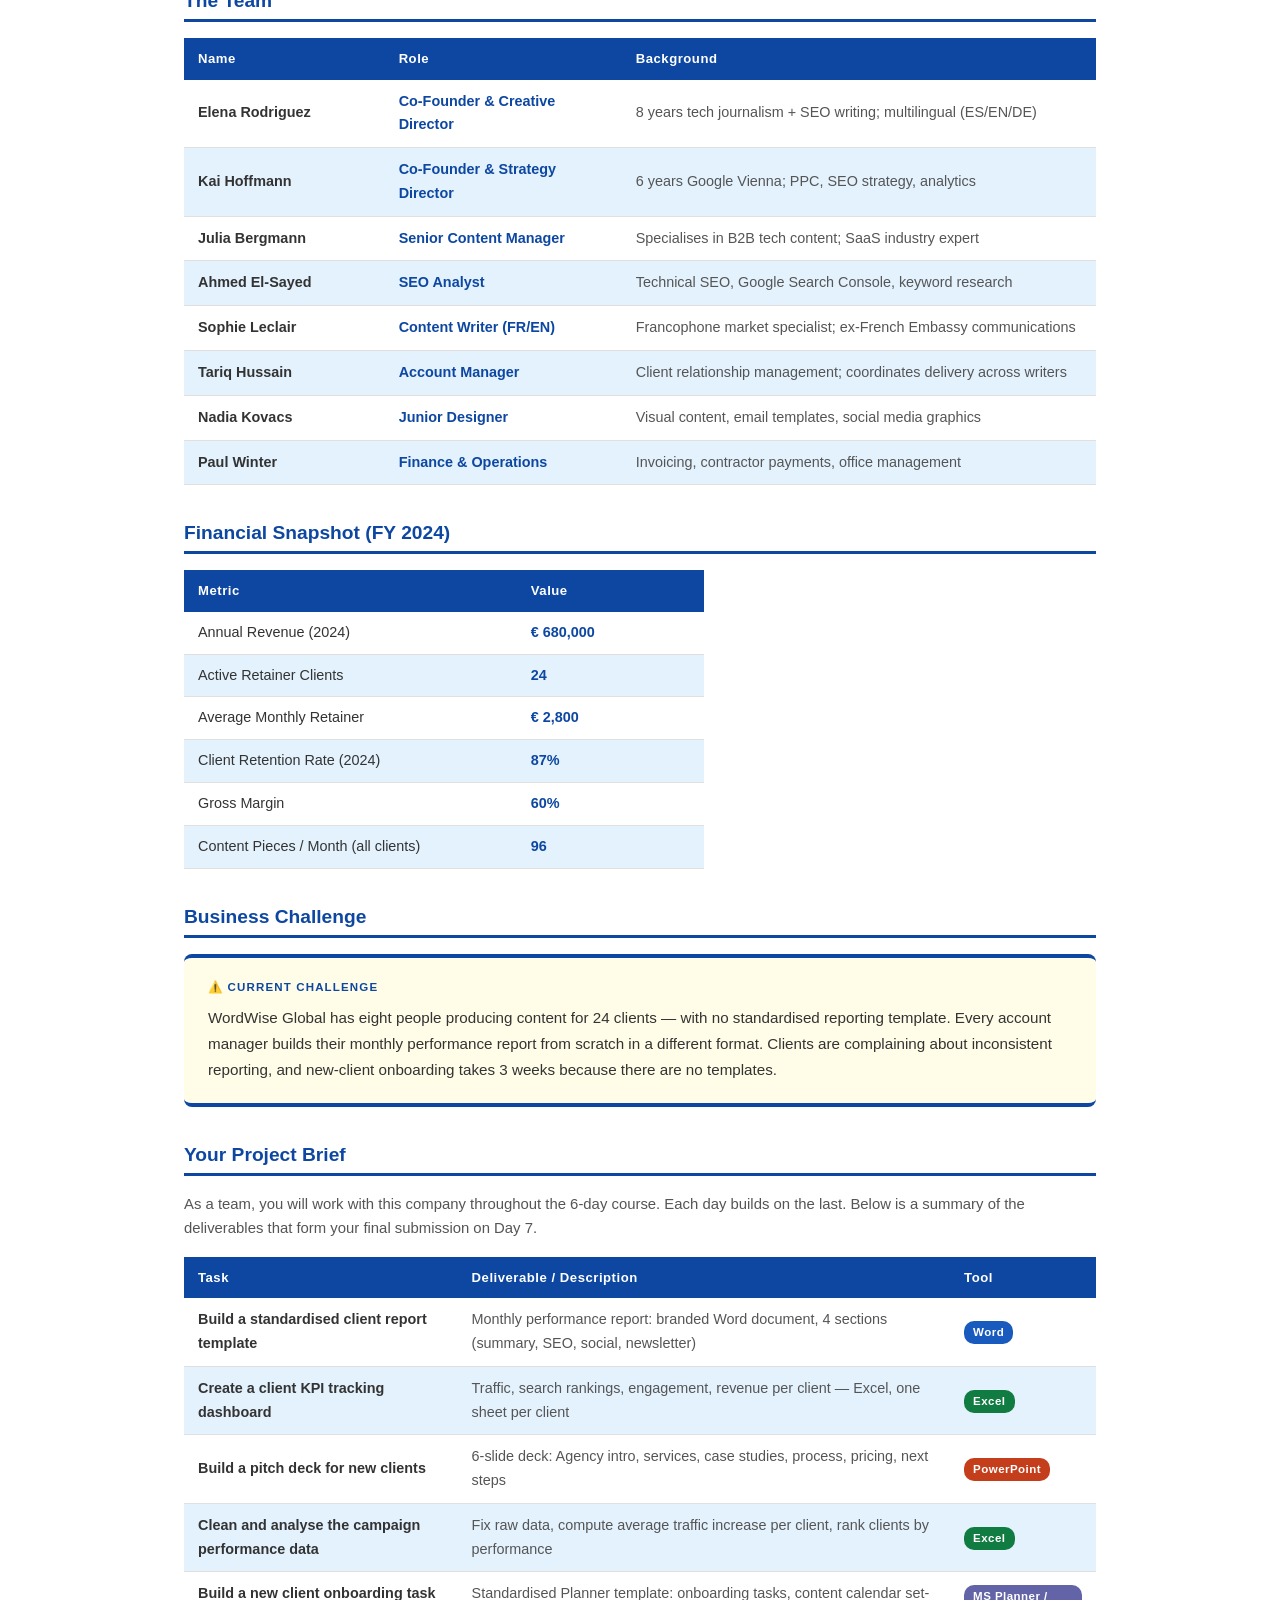
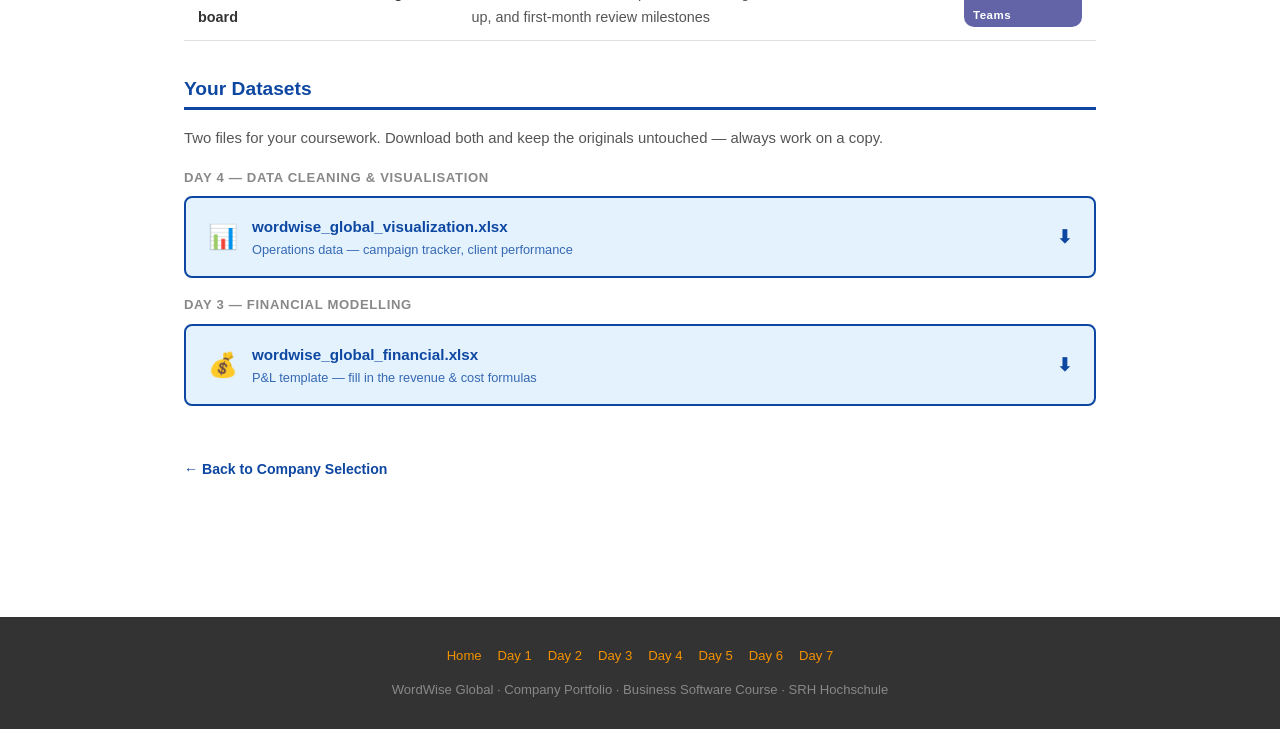
<file: portfolios/wordwise_global.html>
<!DOCTYPE html>
<html lang="en">

<head>
  <meta charset="utf-8" />
  <meta name="viewport" content="width=device-width, initial-scale=1.0" />
  <title>WordWise Global — Company Portfolio | Business Software</title>
  <link href="../style.css" rel="stylesheet" />
  <style>
    /* Portfolio-specific overrides */
    .port-meta {
      display: grid;
      grid-template-columns: repeat(4, 1fr);
      gap: 0;
      border: 1px solid #e0e0e0;
      border-radius: var(--radius);
      overflow: hidden;
      margin-bottom: 28px;
    }

    .port-meta-cell {
      padding: 14px 18px;
      background: #E3F2FD;
      border-right: 1px solid #e0e0e0;
    }

    .port-meta-cell:last-child {
      border-right: none;
    }

    .port-meta-label {
      font-size: 0.68rem;
      font-weight: 800;
      letter-spacing: 0.10em;
      text-transform: uppercase;
      color: #888;
      margin-bottom: 4px;
    }

    .port-meta-value {
      font-size: 0.95rem;
      font-weight: 700;
      color: #0D47A1;
    }

    .port-section {
      margin-bottom: 36px;
    }

    .port-section h2 {
      font-size: 1.2rem;
      font-weight: 700;
      color: #0D47A1;
      border-bottom: 3px solid #0D47A1;
      padding-bottom: 6px;
      margin-bottom: 16px;
    }

    .port-table {
      width: 100%;
      border-collapse: collapse;
      font-size: 0.9rem;
    }

    .port-table th {
      background: #0D47A1;
      color: #fff;
      padding: 10px 14px;
      text-align: left;
      font-size: 0.82rem;
      letter-spacing: 0.04em;
    }

    .challenge-box {
      background: #fffde7;
      border-top: 4px solid #0D47A1;
      border-bottom: 4px solid #0D47A1;
      border-radius: var(--radius);
      padding: 20px 24px;
      font-size: 0.95rem;
      line-height: 1.7;
    }

    .challenge-box .ch-label {
      font-size: 0.72rem;
      font-weight: 800;
      letter-spacing: 0.1em;
      text-transform: uppercase;
      color: #0D47A1;
      margin-bottom: 8px;
    }

    .data-download {
      display: flex;
      align-items: center;
      gap: 14px;
      background: #E3F2FD;
      border: 2px solid #0D47A1;
      border-radius: var(--radius);
      padding: 16px 22px;
      text-decoration: none;
      color: #0D47A1;
      font-weight: 700;
      font-size: 0.95rem;
      transition: all 0.2s;
      margin-top: 8px;
    }

    .data-download:hover {
      background: #0D47A1;
      color: #fff;
    }

    .data-download .dl-icon {
      font-size: 1.5rem;
      flex-shrink: 0;
    }

    .data-download .dl-meta {
      font-size: 0.8rem;
      font-weight: 400;
      opacity: 0.8;
    }

    .back-link {
      display: inline-flex;
      align-items: center;
      gap: 6px;
      color: #0D47A1;
      font-size: 0.88rem;
      font-weight: 600;
      text-decoration: none;
      margin-bottom: 24px;
    }

    .back-link:hover {
      text-decoration: underline;
    }

    @media (max-width: 768px) {
      .port-meta {
        grid-template-columns: 1fr 1fr;
      }
    }
  </style>
</head>

<body>

  <!-- NAV -->
  <nav class="site-nav">
    <div class="nav-brand">
      <div class="brand-dot"></div>Business Software · IBA
    </div>
    <ul class="nav-days">
      <li><a class="home-link" href="../index.html">🏠</a></li>
      <li><a href="../content/day1.html">Day 1</a></li>
      <li><a href="../content/day2.html">Day 2</a></li>
      <li><a href="../content/day3.html">Day 3</a></li>
      <li><a href="../content/day4.html">Day 4</a></li>
      <li><a href="../content/day5.html">Day 5</a></li>
      <li><a href="../content/day6.html">Day 6</a></li>
      <li><a href="../content/day7.html">Day 7 🎤</a></li>
    </ul>
  </nav>

  <!-- HERO -->
  <header class="page-hero" style="background: linear-gradient(135deg, #0D47A1 0%, #0D47A1cc 100%);">
    <div class="day-label">Company Portfolio</div>
    <h1>🌍 WordWise Global</h1>
    <p class="hero-sub">Content that converts — in any language</p>
    <div class="hero-meta">
      <span><span class="icon">🏭</span> Content Marketing · Agency</span>
      <span><span class="icon">📍</span> Vienna, Austria</span>
      <span><span class="icon">🌐</span> wordwiseglobal.com</span>
    </div>
  </header>

  <!-- CONTENT -->
  <main>
    <div class="container" style="padding-top: 36px; padding-bottom: 48px;">

      <a href="../index.html" class="back-link">← Back to Company Selection</a>

      <!-- Meta strip -->
      <div class="port-meta">
        <div class="port-meta-cell">
          <div class="port-meta-label">Founded</div>
          <div class="port-meta-value">2019</div>
        </div>
        <div class="port-meta-cell">
          <div class="port-meta-label">Location</div>
          <div class="port-meta-value">Vienna, Austria</div>
        </div>
        <div class="port-meta-cell">
          <div class="port-meta-label">Industry</div>
          <div class="port-meta-value" style="font-size:0.85rem;">Content Marketing · Agency</div>
        </div>
        <div class="port-meta-cell">
          <div class="port-meta-label">Website</div>
          <div class="port-meta-value">wordwiseglobal.com</div>
        </div>
      </div>

      <!-- Overview -->
      <div class="port-section">
        <h2>Company Overview</h2>
        <p style="font-size:0.95rem;line-height:1.75;color:#444;">WordWise Global is a multilingual content marketing
          agency specialising in SEO-driven content, brand storytelling, and social media strategy. They serve 24
          retainer clients across Austria, Germany, and Switzerland, producing long-form articles, email newsletters,
          LinkedIn content, and brand voice documentation in up to six languages.</p>
      </div>

      <!-- Founding Story -->
      <div class="port-section">
        <h2>Founding Story</h2>
        <div class="story-block">
          <span class="story-label">Origin</span>
          <p style="margin:0;font-size:0.95rem;">Elena Rodriguez had been a tech journalist and SEO writer for eight
            years before realising that the clients paying agencies €80,000 a year for content were getting generic copy
            written by junior staff. Kai Hoffmann had just left Google Vienna after six years managing advertiser
            accounts. They founded WordWise Global in 2019 with one rule: every piece of content must measurably serve
            the client's business goal — or they would rewrite it for free.</p>
        </div>
      </div>

      <!-- Products -->
      <div class="port-section">
        <h2>Products &amp; Services</h2>
        <ul style="font-size:0.93rem;line-height:1.8;padding-left:22px;color:#444;">
          <li style="margin-bottom:8px;">SEO Content Packages — keyword research, monthly articles, performance tracking
          </li>
          <li style="margin-bottom:8px;">Social Media Management — LinkedIn, Instagram, XING; strategy + production +
            scheduling</li>
          <li style="margin-bottom:8px;">Newsletter Production — design, copy, send, A/B testing, analytics report</li>
          <li style="margin-bottom:8px;">Brand Voice Documentation — tone of voice guide, messaging frameworks,
            editorial guidelines</li>
          <li style="margin-bottom:8px;">Translation &amp; Localisation — content adaptation for DE/AT/CH/FR/ES/EN
            markets</li>
        </ul>
      </div>

      <!-- Market -->
      <div class="port-section">
        <h2>Market &amp; Competitive Landscape</h2>
        <p style="font-size:0.95rem;line-height:1.75;color:#444;margin-bottom:16px;">The global digital marketing and
          content industry is valued at over €400 billion. Within the DACH region, content marketing spend by SMEs and
          scale-ups is growing at 14% annually as organic search becomes increasingly competitive.</p>
        <table class="port-table">
          <thead>
            <tr>
              <th style="width:30%;">Competitor</th>
              <th>Position</th>
            </tr>
          </thead>
          <tbody>
            <tr>
              <td style="padding:8px 12px;font-weight:600;border-bottom:1px solid #e0e0e0;">Textbroker / Scribbr</td>
              <td style="padding:8px 12px;color:#555;border-bottom:1px solid #e0e0e0;">Content marketplaces, lower
                quality</td>
            </tr>
            <tr>
              <td style="padding:8px 12px;font-weight:600;border-bottom:1px solid #e0e0e0;">Large agencies (BBDO,
                Ogilvy)</td>
              <td style="padding:8px 12px;color:#555;border-bottom:1px solid #e0e0e0;">Out of budget for SME clients
              </td>
            </tr>
            <tr>
              <td style="padding:8px 12px;font-weight:600;border-bottom:1px solid #e0e0e0;">In-house content teams</td>
              <td style="padding:8px 12px;color:#555;border-bottom:1px solid #e0e0e0;">Growing trend, threat to retainer
                model</td>
            </tr>
            <tr>
              <td style="padding:8px 12px;font-weight:600;border-bottom:1px solid #e0e0e0;">Hubspot-certified inbound
                agencies</td>
              <td style="padding:8px 12px;color:#555;border-bottom:1px solid #e0e0e0;">Direct competitors</td>
            </tr>
          </tbody>
        </table>
      </div>

      <!-- Team -->
      <div class="port-section">
        <h2>The Team</h2>
        <table class="port-table">
          <thead>
            <tr>
              <th style="width:22%;">Name</th>
              <th style="width:26%;">Role</th>
              <th>Background</th>
            </tr>
          </thead>
          <tbody>
            <tr style="background:#fff;">
              <td style="padding:10px 14px;font-weight:700;border-bottom:1px solid #e0e0e0;">Elena Rodriguez</td>
              <td style="padding:10px 14px;color:#0D47A1;font-weight:600;border-bottom:1px solid #e0e0e0;">Co-Founder
                &amp; Creative Director</td>
              <td style="padding:10px 14px;color:#555;font-size:0.9rem;border-bottom:1px solid #e0e0e0;">8 years tech
                journalism + SEO writing; multilingual (ES/EN/DE)</td>
            </tr>
            <tr style="background:#E3F2FD;">
              <td style="padding:10px 14px;font-weight:700;border-bottom:1px solid #e0e0e0;">Kai Hoffmann</td>
              <td style="padding:10px 14px;color:#0D47A1;font-weight:600;border-bottom:1px solid #e0e0e0;">Co-Founder
                &amp; Strategy Director</td>
              <td style="padding:10px 14px;color:#555;font-size:0.9rem;border-bottom:1px solid #e0e0e0;">6 years Google
                Vienna; PPC, SEO strategy, analytics</td>
            </tr>
            <tr style="background:#fff;">
              <td style="padding:10px 14px;font-weight:700;border-bottom:1px solid #e0e0e0;">Julia Bergmann</td>
              <td style="padding:10px 14px;color:#0D47A1;font-weight:600;border-bottom:1px solid #e0e0e0;">Senior
                Content Manager</td>
              <td style="padding:10px 14px;color:#555;font-size:0.9rem;border-bottom:1px solid #e0e0e0;">Specialises in
                B2B tech content; SaaS industry expert</td>
            </tr>
            <tr style="background:#E3F2FD;">
              <td style="padding:10px 14px;font-weight:700;border-bottom:1px solid #e0e0e0;">Ahmed El-Sayed</td>
              <td style="padding:10px 14px;color:#0D47A1;font-weight:600;border-bottom:1px solid #e0e0e0;">SEO Analyst
              </td>
              <td style="padding:10px 14px;color:#555;font-size:0.9rem;border-bottom:1px solid #e0e0e0;">Technical SEO,
                Google Search Console, keyword research</td>
            </tr>
            <tr style="background:#fff;">
              <td style="padding:10px 14px;font-weight:700;border-bottom:1px solid #e0e0e0;">Sophie Leclair</td>
              <td style="padding:10px 14px;color:#0D47A1;font-weight:600;border-bottom:1px solid #e0e0e0;">Content
                Writer (FR/EN)</td>
              <td style="padding:10px 14px;color:#555;font-size:0.9rem;border-bottom:1px solid #e0e0e0;">Francophone
                market specialist; ex-French Embassy communications</td>
            </tr>
            <tr style="background:#E3F2FD;">
              <td style="padding:10px 14px;font-weight:700;border-bottom:1px solid #e0e0e0;">Tariq Hussain</td>
              <td style="padding:10px 14px;color:#0D47A1;font-weight:600;border-bottom:1px solid #e0e0e0;">Account
                Manager</td>
              <td style="padding:10px 14px;color:#555;font-size:0.9rem;border-bottom:1px solid #e0e0e0;">Client
                relationship management; coordinates delivery across writers</td>
            </tr>
            <tr style="background:#fff;">
              <td style="padding:10px 14px;font-weight:700;border-bottom:1px solid #e0e0e0;">Nadia Kovacs</td>
              <td style="padding:10px 14px;color:#0D47A1;font-weight:600;border-bottom:1px solid #e0e0e0;">Junior
                Designer</td>
              <td style="padding:10px 14px;color:#555;font-size:0.9rem;border-bottom:1px solid #e0e0e0;">Visual content,
                email templates, social media graphics</td>
            </tr>
            <tr style="background:#E3F2FD;">
              <td style="padding:10px 14px;font-weight:700;border-bottom:1px solid #e0e0e0;">Paul Winter</td>
              <td style="padding:10px 14px;color:#0D47A1;font-weight:600;border-bottom:1px solid #e0e0e0;">Finance &amp;
                Operations</td>
              <td style="padding:10px 14px;color:#555;font-size:0.9rem;border-bottom:1px solid #e0e0e0;">Invoicing,
                contractor payments, office management</td>
            </tr>
          </tbody>
        </table>
      </div>

      <!-- Financials -->
      <div class="port-section">
        <h2>Financial Snapshot (FY 2024)</h2>
        <table class="port-table" style="max-width:520px;">
          <thead>
            <tr>
              <th>Metric</th>
              <th style="width:36%;">Value</th>
            </tr>
          </thead>
          <tbody>
            <tr style="background:#fff;">
              <td style="padding:9px 14px;border-bottom:1px solid #e0e0e0;">Annual Revenue (2024)</td>
              <td style="padding:9px 14px;font-weight:700;color:#0D47A1;border-bottom:1px solid #e0e0e0;">€ 680,000</td>
            </tr>
            <tr style="background:#E3F2FD;">
              <td style="padding:9px 14px;border-bottom:1px solid #e0e0e0;">Active Retainer Clients</td>
              <td style="padding:9px 14px;font-weight:700;color:#0D47A1;border-bottom:1px solid #e0e0e0;">24</td>
            </tr>
            <tr style="background:#fff;">
              <td style="padding:9px 14px;border-bottom:1px solid #e0e0e0;">Average Monthly Retainer</td>
              <td style="padding:9px 14px;font-weight:700;color:#0D47A1;border-bottom:1px solid #e0e0e0;">€ 2,800</td>
            </tr>
            <tr style="background:#E3F2FD;">
              <td style="padding:9px 14px;border-bottom:1px solid #e0e0e0;">Client Retention Rate (2024)</td>
              <td style="padding:9px 14px;font-weight:700;color:#0D47A1;border-bottom:1px solid #e0e0e0;">87%</td>
            </tr>
            <tr style="background:#fff;">
              <td style="padding:9px 14px;border-bottom:1px solid #e0e0e0;">Gross Margin</td>
              <td style="padding:9px 14px;font-weight:700;color:#0D47A1;border-bottom:1px solid #e0e0e0;">60%</td>
            </tr>
            <tr style="background:#E3F2FD;">
              <td style="padding:9px 14px;border-bottom:1px solid #e0e0e0;">Content Pieces / Month (all clients)</td>
              <td style="padding:9px 14px;font-weight:700;color:#0D47A1;border-bottom:1px solid #e0e0e0;">96</td>
            </tr>
          </tbody>
        </table>
      </div>

      <!-- Challenge -->
      <div class="port-section">
        <h2>Business Challenge</h2>
        <div class="challenge-box">
          <div class="ch-label">⚠️ Current Challenge</div>
          <p style="margin:0;font-size:0.95rem;">WordWise Global has eight people producing content for 24 clients —
            with no standardised reporting template. Every account manager builds their monthly performance report from
            scratch in a different format. Clients are complaining about inconsistent reporting, and new-client
            onboarding takes 3 weeks because there are no templates.</p>
        </div>
      </div>

      <!-- Project Brief -->
      <div class="port-section">
        <h2>Your Project Brief</h2>
        <p style="font-size:0.93rem;color:#555;margin-bottom:16px;">As a team, you will work with this company
          throughout the 6-day course. Each day builds on the last. Below is a summary of the deliverables that
          form your final submission on Day 7.</p>
        <table class="port-table">
          <thead>
            <tr>
              <th style="width:30%;">Task</th>
              <th>Deliverable / Description</th>
              <th style="width:16%;">Tool</th>
            </tr>
          </thead>
          <tbody>
            <tr style="background:#fff;">
              <td style="padding:10px 14px;font-weight:600;border-bottom:1px solid #e0e0e0;">Build a standardised client
                report template</td>
              <td style="padding:10px 14px;color:#555;font-size:0.9rem;border-bottom:1px solid #e0e0e0;">Monthly
                performance report: branded Word document, 4 sections (summary, SEO, social, newsletter)</td>
              <td style="padding:10px 14px;border-bottom:1px solid #e0e0e0;"><span
                  style="display:inline-block;background:#185ABD;color:#fff;font-size:0.72rem;font-weight:700;padding:2px 9px;border-radius:10px;letter-spacing:0.04em;">Word</span>
              </td>
            </tr>
            <tr style="background:#E3F2FD;">
              <td style="padding:10px 14px;font-weight:600;border-bottom:1px solid #e0e0e0;">Create a client KPI
                tracking dashboard</td>
              <td style="padding:10px 14px;color:#555;font-size:0.9rem;border-bottom:1px solid #e0e0e0;">Traffic, search rankings, engagement, revenue per client — Excel, one sheet per client</td>
              <td style="padding:10px 14px;border-bottom:1px solid #e0e0e0;"><span
                  style="display:inline-block;background:#107C41;color:#fff;font-size:0.72rem;font-weight:700;padding:2px 9px;border-radius:10px;letter-spacing:0.04em;">Excel</span>
              </td>
            </tr>
            <tr style="background:#fff;">
              <td style="padding:10px 14px;font-weight:600;border-bottom:1px solid #e0e0e0;">Build a pitch deck for new
                clients</td>
              <td style="padding:10px 14px;color:#555;font-size:0.9rem;border-bottom:1px solid #e0e0e0;">6-slide deck:
                Agency intro, services, case studies, process, pricing, next steps</td>
              <td style="padding:10px 14px;border-bottom:1px solid #e0e0e0;"><span
                  style="display:inline-block;background:#C43E1C;color:#fff;font-size:0.72rem;font-weight:700;padding:2px 9px;border-radius:10px;letter-spacing:0.04em;">PowerPoint</span>
              </td>
            </tr>
            <tr style="background:#E3F2FD;">
              <td style="padding:10px 14px;font-weight:600;border-bottom:1px solid #e0e0e0;">Clean and analyse the
                campaign performance data</td>
              <td style="padding:10px 14px;color:#555;font-size:0.9rem;border-bottom:1px solid #e0e0e0;">Fix raw data,
                compute average traffic increase per client, rank clients by performance</td>
              <td style="padding:10px 14px;border-bottom:1px solid #e0e0e0;"><span
                  style="display:inline-block;background:#107C41;color:#fff;font-size:0.72rem;font-weight:700;padding:2px 9px;border-radius:10px;letter-spacing:0.04em;">Excel</span>
              </td>
            </tr>
            <tr style="background:#fff;">
              <td style="padding:10px 14px;font-weight:600;border-bottom:1px solid #e0e0e0;">Build a new client
                onboarding task board</td>
              <td style="padding:10px 14px;color:#555;font-size:0.9rem;border-bottom:1px solid #e0e0e0;">Standardised
                Planner template: onboarding tasks, content calendar set-up, and first-month review milestones</td>
              <td style="padding:10px 14px;border-bottom:1px solid #e0e0e0;"><span
                  style="display:inline-block;background:#6264A7;color:#fff;font-size:0.72rem;font-weight:700;padding:2px 9px;border-radius:10px;letter-spacing:0.04em;">MS
                  Planner / Teams</span></td>
            </tr>
          </tbody>
        </table>
      </div>

      <!-- Data Download -->
      <div class="port-section">
        <h2>Your Datasets</h2>
        <p style="font-size:0.93rem;color:#555;margin-bottom:16px;">Two files for your coursework. Download both and
          keep the originals untouched — always work on a copy.</p>

        <p
          style="font-size:0.82rem;font-weight:700;letter-spacing:0.05em;color:#888;margin-bottom:8px;text-transform:uppercase;">
          Day 4 — Data Cleaning &amp; Visualisation</p>
        <a href="../data/wordwise_global_visualization.xlsx" class="data-download" download>
          <span class="dl-icon">📊</span>
          <div>
            <div>wordwise_global_visualization.xlsx</div>
            <div class="dl-meta">Operations data — campaign tracker, client performance</div>
          </div>
          <span style="margin-left:auto;font-size:1.1rem;">⬇</span>
        </a>

        <p
          style="font-size:0.82rem;font-weight:700;letter-spacing:0.05em;color:#888;margin:16px 0 8px;text-transform:uppercase;">
          Day 3 — Financial Modelling</p>
        <a href="../data/wordwise_global_financial.xlsx" class="data-download" download>
          <span class="dl-icon">💰</span>
          <div>
            <div>wordwise_global_financial.xlsx</div>
            <div class="dl-meta">P&L template — fill in the revenue &amp; cost formulas</div>
          </div>
          <span style="margin-left:auto;font-size:1.1rem;">⬇</span>
        </a>
      </div>

      <!-- Back link -->
      <a href="../index.html" class="back-link" style="margin-top:16px;display:inline-flex;">← Back to Company
        Selection</a>

    </div>
  </main>

  <!-- FOOTER -->
  <footer class="site-footer">
    <div class="footer-nav">
      <a href="../index.html">Home</a>
      <a href="../content/day1.html">Day 1</a>
      <a href="../content/day2.html">Day 2</a>
      <a href="../content/day3.html">Day 3</a>
      <a href="../content/day4.html">Day 4</a>
      <a href="../content/day5.html">Day 5</a>
      <a href="../content/day6.html">Day 6</a>
      <a href="../content/day7.html">Day 7</a>
    </div>
    <div>WordWise Global · Company Portfolio · Business Software Course · SRH Hochschule</div>
  </footer>

</body>

</html>
</file>
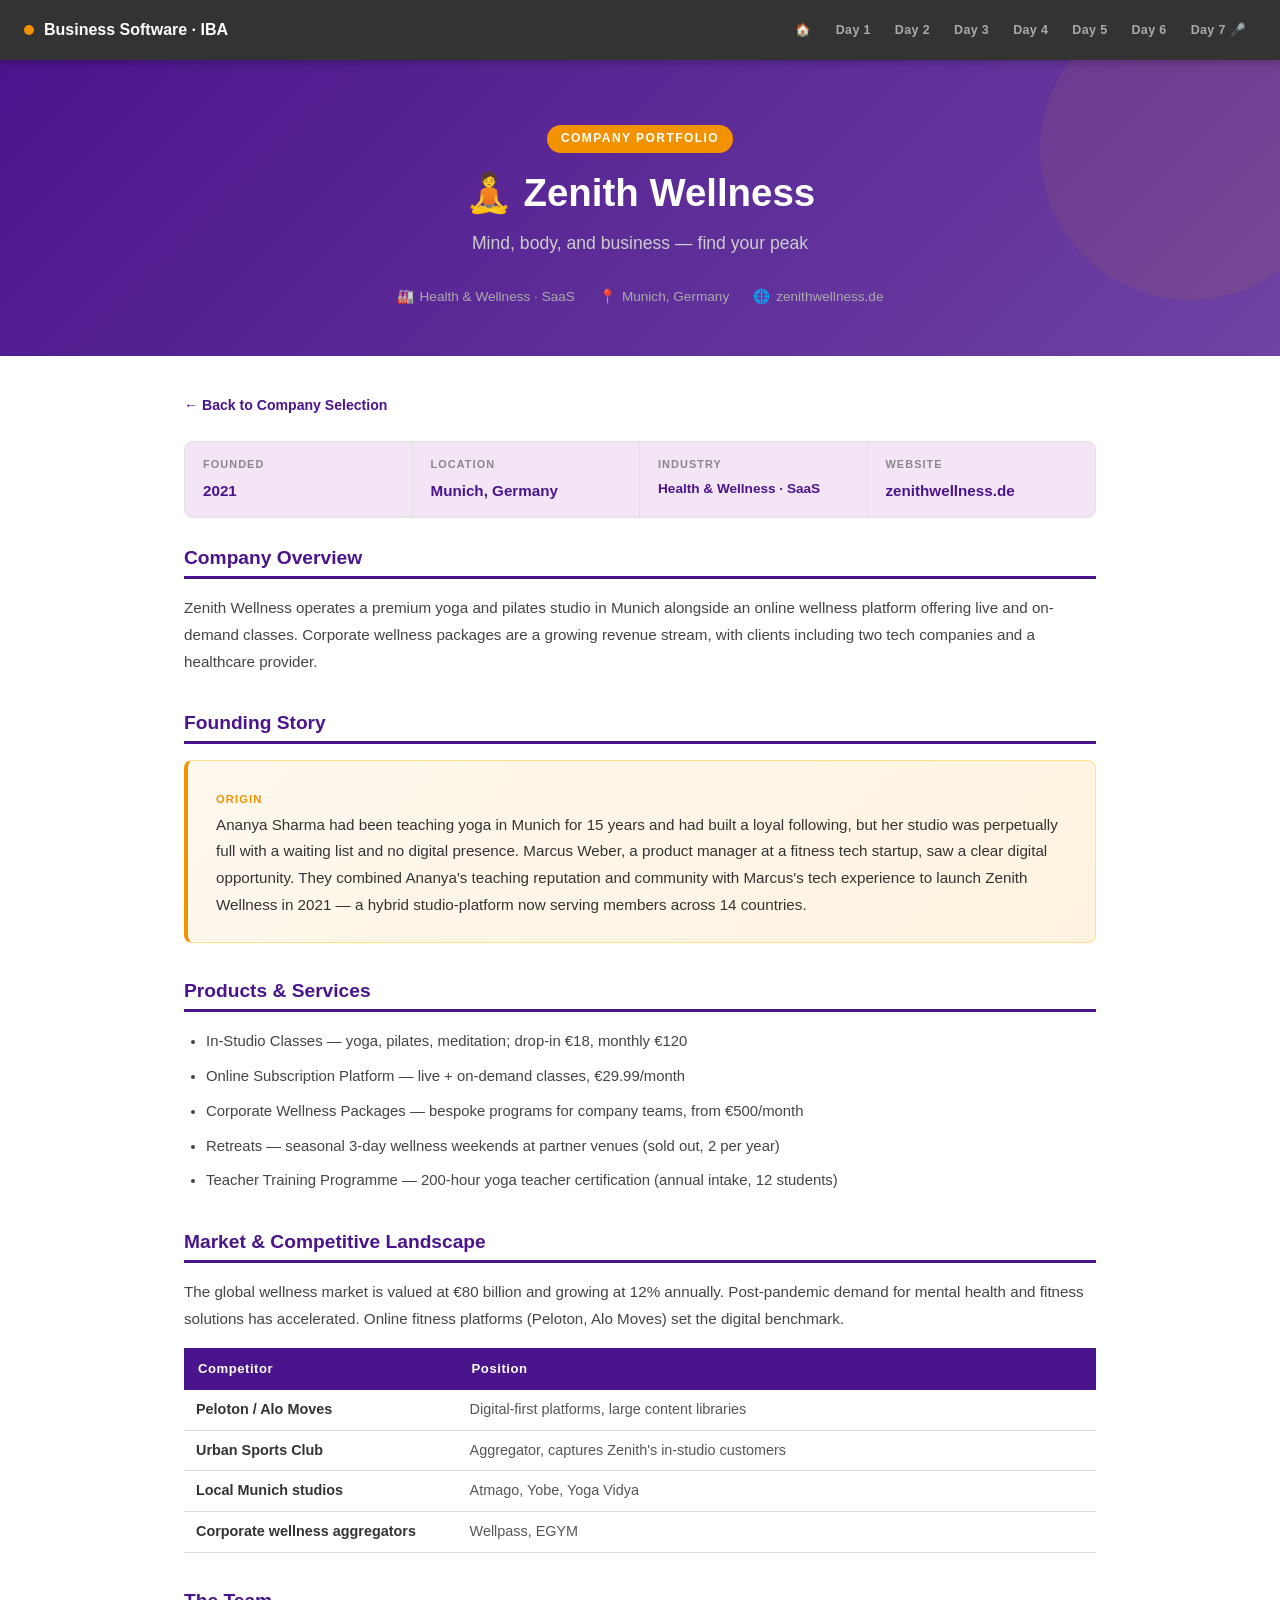
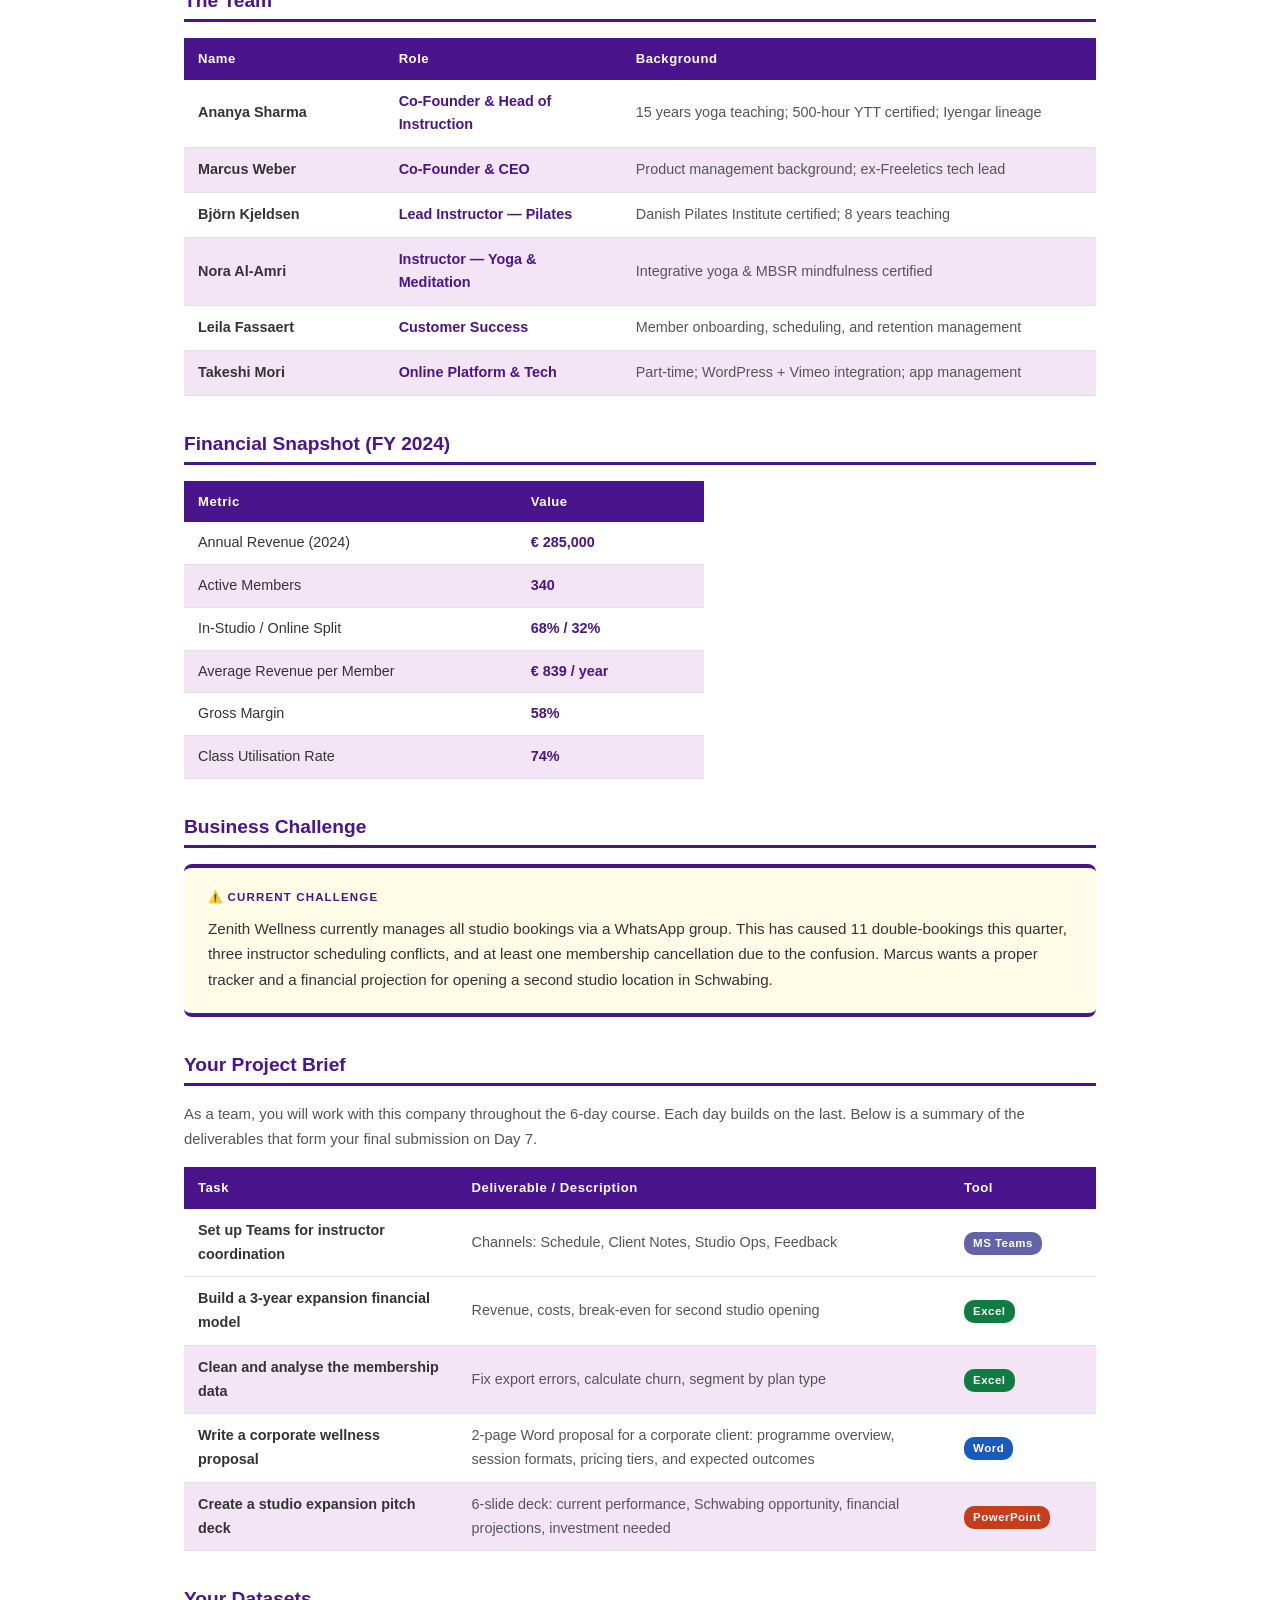
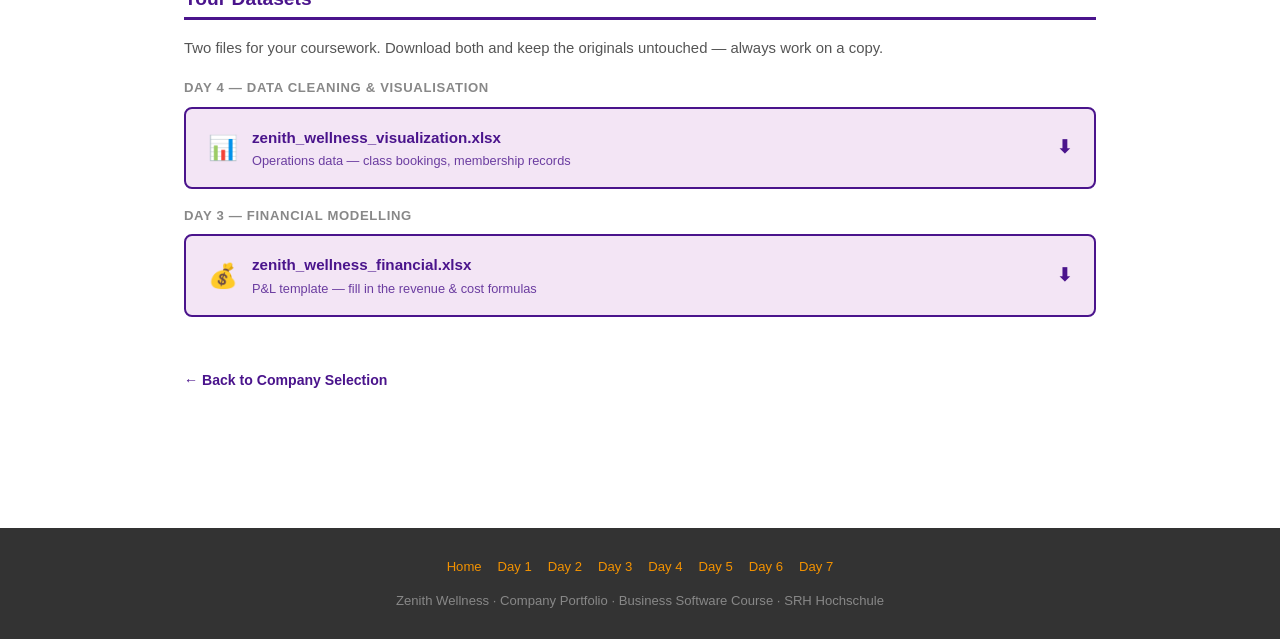
<file: portfolios/zenith_wellness.html>
<!DOCTYPE html>
<html lang="en">

<head>
  <meta charset="utf-8" />
  <meta name="viewport" content="width=device-width, initial-scale=1.0" />
  <title>Zenith Wellness — Company Portfolio | Business Software</title>
  <link href="../style.css" rel="stylesheet" />
  <style>
    /* Portfolio-specific overrides */
    .port-meta {
      display: grid;
      grid-template-columns: repeat(4, 1fr);
      gap: 0;
      border: 1px solid #e0e0e0;
      border-radius: var(--radius);
      overflow: hidden;
      margin-bottom: 28px;
    }

    .port-meta-cell {
      padding: 14px 18px;
      background: #F3E5F5;
      border-right: 1px solid #e0e0e0;
    }

    .port-meta-cell:last-child {
      border-right: none;
    }

    .port-meta-label {
      font-size: 0.68rem;
      font-weight: 800;
      letter-spacing: 0.10em;
      text-transform: uppercase;
      color: #888;
      margin-bottom: 4px;
    }

    .port-meta-value {
      font-size: 0.95rem;
      font-weight: 700;
      color: #4A148C;
    }

    .port-section {
      margin-bottom: 36px;
    }

    .port-section h2 {
      font-size: 1.2rem;
      font-weight: 700;
      color: #4A148C;
      border-bottom: 3px solid #4A148C;
      padding-bottom: 6px;
      margin-bottom: 16px;
    }

    .port-table {
      width: 100%;
      border-collapse: collapse;
      font-size: 0.9rem;
    }

    .port-table th {
      background: #4A148C;
      color: #fff;
      padding: 10px 14px;
      text-align: left;
      font-size: 0.82rem;
      letter-spacing: 0.04em;
    }

    .challenge-box {
      background: #fffde7;
      border-top: 4px solid #4A148C;
      border-bottom: 4px solid #4A148C;
      border-radius: var(--radius);
      padding: 20px 24px;
      font-size: 0.95rem;
      line-height: 1.7;
    }

    .challenge-box .ch-label {
      font-size: 0.72rem;
      font-weight: 800;
      letter-spacing: 0.1em;
      text-transform: uppercase;
      color: #4A148C;
      margin-bottom: 8px;
    }

    .data-download {
      display: flex;
      align-items: center;
      gap: 14px;
      background: #F3E5F5;
      border: 2px solid #4A148C;
      border-radius: var(--radius);
      padding: 16px 22px;
      text-decoration: none;
      color: #4A148C;
      font-weight: 700;
      font-size: 0.95rem;
      transition: all 0.2s;
      margin-top: 8px;
    }

    .data-download:hover {
      background: #4A148C;
      color: #fff;
    }

    .data-download .dl-icon {
      font-size: 1.5rem;
      flex-shrink: 0;
    }

    .data-download .dl-meta {
      font-size: 0.8rem;
      font-weight: 400;
      opacity: 0.8;
    }

    .back-link {
      display: inline-flex;
      align-items: center;
      gap: 6px;
      color: #4A148C;
      font-size: 0.88rem;
      font-weight: 600;
      text-decoration: none;
      margin-bottom: 24px;
    }

    .back-link:hover {
      text-decoration: underline;
    }

    @media (max-width: 768px) {
      .port-meta {
        grid-template-columns: 1fr 1fr;
      }
    }
  </style>
</head>

<body>

  <!-- NAV -->
  <nav class="site-nav">
    <div class="nav-brand">
      <div class="brand-dot"></div>Business Software · IBA
    </div>
    <ul class="nav-days">
      <li><a class="home-link" href="../index.html">🏠</a></li>
      <li><a href="../content/day1.html">Day 1</a></li>
      <li><a href="../content/day2.html">Day 2</a></li>
      <li><a href="../content/day3.html">Day 3</a></li>
      <li><a href="../content/day4.html">Day 4</a></li>
      <li><a href="../content/day5.html">Day 5</a></li>
      <li><a href="../content/day6.html">Day 6</a></li>
      <li><a href="../content/day7.html">Day 7 🎤</a></li>
    </ul>
  </nav>

  <!-- HERO -->
  <header class="page-hero" style="background: linear-gradient(135deg, #4A148C 0%, #4A148Ccc 100%);">
    <div class="day-label">Company Portfolio</div>
    <h1>🧘 Zenith Wellness</h1>
    <p class="hero-sub">Mind, body, and business — find your peak</p>
    <div class="hero-meta">
      <span><span class="icon">🏭</span> Health &amp; Wellness · SaaS</span>
      <span><span class="icon">📍</span> Munich, Germany</span>
      <span><span class="icon">🌐</span> zenithwellness.de</span>
    </div>
  </header>

  <!-- CONTENT -->
  <main>
    <div class="container" style="padding-top: 36px; padding-bottom: 48px;">

      <a href="../index.html" class="back-link">← Back to Company Selection</a>

      <!-- Meta strip -->
      <div class="port-meta">
        <div class="port-meta-cell">
          <div class="port-meta-label">Founded</div>
          <div class="port-meta-value">2021</div>
        </div>
        <div class="port-meta-cell">
          <div class="port-meta-label">Location</div>
          <div class="port-meta-value">Munich, Germany</div>
        </div>
        <div class="port-meta-cell">
          <div class="port-meta-label">Industry</div>
          <div class="port-meta-value" style="font-size:0.85rem;">Health &amp; Wellness · SaaS</div>
        </div>
        <div class="port-meta-cell">
          <div class="port-meta-label">Website</div>
          <div class="port-meta-value">zenithwellness.de</div>
        </div>
      </div>

      <!-- Overview -->
      <div class="port-section">
        <h2>Company Overview</h2>
        <p style="font-size:0.95rem;line-height:1.75;color:#444;">Zenith Wellness operates a premium yoga and pilates
          studio in Munich alongside an online wellness platform offering live and on-demand classes. Corporate wellness
          packages are a growing revenue stream, with clients including two tech companies and a healthcare provider.
        </p>
      </div>

      <!-- Founding Story -->
      <div class="port-section">
        <h2>Founding Story</h2>
        <div class="story-block">
          <span class="story-label">Origin</span>
          <p style="margin:0;font-size:0.95rem;">Ananya Sharma had been teaching yoga in Munich for 15 years and had
            built a loyal following, but her studio was perpetually full with a waiting list and no digital presence.
            Marcus Weber, a product manager at a fitness tech startup, saw a clear digital opportunity. They combined
            Ananya's teaching reputation and community with Marcus's tech experience to launch Zenith Wellness in 2021 —
            a hybrid studio-platform now serving members across 14 countries.</p>
        </div>
      </div>

      <!-- Products -->
      <div class="port-section">
        <h2>Products &amp; Services</h2>
        <ul style="font-size:0.93rem;line-height:1.8;padding-left:22px;color:#444;">
          <li style="margin-bottom:8px;">In-Studio Classes — yoga, pilates, meditation; drop-in €18, monthly €120</li>
          <li style="margin-bottom:8px;">Online Subscription Platform — live + on-demand classes, €29.99/month</li>
          <li style="margin-bottom:8px;">Corporate Wellness Packages — bespoke programs for company teams, from
            €500/month</li>
          <li style="margin-bottom:8px;">Retreats — seasonal 3-day wellness weekends at partner venues (sold out, 2 per
            year)</li>
          <li style="margin-bottom:8px;">Teacher Training Programme — 200-hour yoga teacher certification (annual
            intake, 12 students)</li>
        </ul>
      </div>

      <!-- Market -->
      <div class="port-section">
        <h2>Market &amp; Competitive Landscape</h2>
        <p style="font-size:0.95rem;line-height:1.75;color:#444;margin-bottom:16px;">The global wellness market is
          valued at €80 billion and growing at 12% annually. Post-pandemic demand for mental health and fitness
          solutions has accelerated. Online fitness platforms (Peloton, Alo Moves) set the digital benchmark.</p>
        <table class="port-table">
          <thead>
            <tr>
              <th style="width:30%;">Competitor</th>
              <th>Position</th>
            </tr>
          </thead>
          <tbody>
            <tr>
              <td style="padding:8px 12px;font-weight:600;border-bottom:1px solid #e0e0e0;">Peloton / Alo Moves</td>
              <td style="padding:8px 12px;color:#555;border-bottom:1px solid #e0e0e0;">Digital-first platforms, large
                content libraries</td>
            </tr>
            <tr>
              <td style="padding:8px 12px;font-weight:600;border-bottom:1px solid #e0e0e0;">Urban Sports Club</td>
              <td style="padding:8px 12px;color:#555;border-bottom:1px solid #e0e0e0;">Aggregator, captures Zenith's
                in-studio customers</td>
            </tr>
            <tr>
              <td style="padding:8px 12px;font-weight:600;border-bottom:1px solid #e0e0e0;">Local Munich studios</td>
              <td style="padding:8px 12px;color:#555;border-bottom:1px solid #e0e0e0;">Atmago, Yobe, Yoga Vidya</td>
            </tr>
            <tr>
              <td style="padding:8px 12px;font-weight:600;border-bottom:1px solid #e0e0e0;">Corporate wellness
                aggregators</td>
              <td style="padding:8px 12px;color:#555;border-bottom:1px solid #e0e0e0;">Wellpass, EGYM</td>
            </tr>
          </tbody>
        </table>
      </div>

      <!-- Team -->
      <div class="port-section">
        <h2>The Team</h2>
        <table class="port-table">
          <thead>
            <tr>
              <th style="width:22%;">Name</th>
              <th style="width:26%;">Role</th>
              <th>Background</th>
            </tr>
          </thead>
          <tbody>
            <tr style="background:#fff;">
              <td style="padding:10px 14px;font-weight:700;border-bottom:1px solid #e0e0e0;">Ananya Sharma</td>
              <td style="padding:10px 14px;color:#4A148C;font-weight:600;border-bottom:1px solid #e0e0e0;">Co-Founder
                &amp; Head of Instruction</td>
              <td style="padding:10px 14px;color:#555;font-size:0.9rem;border-bottom:1px solid #e0e0e0;">15 years yoga
                teaching; 500-hour YTT certified; Iyengar lineage</td>
            </tr>
            <tr style="background:#F3E5F5;">
              <td style="padding:10px 14px;font-weight:700;border-bottom:1px solid #e0e0e0;">Marcus Weber</td>
              <td style="padding:10px 14px;color:#4A148C;font-weight:600;border-bottom:1px solid #e0e0e0;">Co-Founder
                &amp; CEO</td>
              <td style="padding:10px 14px;color:#555;font-size:0.9rem;border-bottom:1px solid #e0e0e0;">Product
                management background; ex-Freeletics tech lead</td>
            </tr>
            <tr style="background:#fff;">
              <td style="padding:10px 14px;font-weight:700;border-bottom:1px solid #e0e0e0;">Björn Kjeldsen</td>
              <td style="padding:10px 14px;color:#4A148C;font-weight:600;border-bottom:1px solid #e0e0e0;">Lead
                Instructor — Pilates</td>
              <td style="padding:10px 14px;color:#555;font-size:0.9rem;border-bottom:1px solid #e0e0e0;">Danish Pilates
                Institute certified; 8 years teaching</td>
            </tr>
            <tr style="background:#F3E5F5;">
              <td style="padding:10px 14px;font-weight:700;border-bottom:1px solid #e0e0e0;">Nora Al-Amri</td>
              <td style="padding:10px 14px;color:#4A148C;font-weight:600;border-bottom:1px solid #e0e0e0;">Instructor —
                Yoga &amp; Meditation</td>
              <td style="padding:10px 14px;color:#555;font-size:0.9rem;border-bottom:1px solid #e0e0e0;">Integrative
                yoga &amp; MBSR mindfulness certified</td>
            </tr>
            <tr style="background:#fff;">
              <td style="padding:10px 14px;font-weight:700;border-bottom:1px solid #e0e0e0;">Leila Fassaert</td>
              <td style="padding:10px 14px;color:#4A148C;font-weight:600;border-bottom:1px solid #e0e0e0;">Customer
                Success</td>
              <td style="padding:10px 14px;color:#555;font-size:0.9rem;border-bottom:1px solid #e0e0e0;">Member
                onboarding, scheduling, and retention management</td>
            </tr>
            <tr style="background:#F3E5F5;">
              <td style="padding:10px 14px;font-weight:700;border-bottom:1px solid #e0e0e0;">Takeshi Mori</td>
              <td style="padding:10px 14px;color:#4A148C;font-weight:600;border-bottom:1px solid #e0e0e0;">Online
                Platform &amp; Tech</td>
              <td style="padding:10px 14px;color:#555;font-size:0.9rem;border-bottom:1px solid #e0e0e0;">Part-time;
                WordPress + Vimeo integration; app management</td>
            </tr>
          </tbody>
        </table>
      </div>

      <!-- Financials -->
      <div class="port-section">
        <h2>Financial Snapshot (FY 2024)</h2>
        <table class="port-table" style="max-width:520px;">
          <thead>
            <tr>
              <th>Metric</th>
              <th style="width:36%;">Value</th>
            </tr>
          </thead>
          <tbody>
            <tr style="background:#fff;">
              <td style="padding:9px 14px;border-bottom:1px solid #e0e0e0;">Annual Revenue (2024)</td>
              <td style="padding:9px 14px;font-weight:700;color:#4A148C;border-bottom:1px solid #e0e0e0;">€ 285,000</td>
            </tr>
            <tr style="background:#F3E5F5;">
              <td style="padding:9px 14px;border-bottom:1px solid #e0e0e0;">Active Members</td>
              <td style="padding:9px 14px;font-weight:700;color:#4A148C;border-bottom:1px solid #e0e0e0;">340</td>
            </tr>
            <tr style="background:#fff;">
              <td style="padding:9px 14px;border-bottom:1px solid #e0e0e0;">In-Studio / Online Split</td>
              <td style="padding:9px 14px;font-weight:700;color:#4A148C;border-bottom:1px solid #e0e0e0;">68% / 32%</td>
            </tr>
            <tr style="background:#F3E5F5;">
              <td style="padding:9px 14px;border-bottom:1px solid #e0e0e0;">Average Revenue per Member</td>
              <td style="padding:9px 14px;font-weight:700;color:#4A148C;border-bottom:1px solid #e0e0e0;">€ 839 / year
              </td>
            </tr>
            <tr style="background:#fff;">
              <td style="padding:9px 14px;border-bottom:1px solid #e0e0e0;">Gross Margin</td>
              <td style="padding:9px 14px;font-weight:700;color:#4A148C;border-bottom:1px solid #e0e0e0;">58%</td>
            </tr>
            <tr style="background:#F3E5F5;">
              <td style="padding:9px 14px;border-bottom:1px solid #e0e0e0;">Class Utilisation Rate</td>
              <td style="padding:9px 14px;font-weight:700;color:#4A148C;border-bottom:1px solid #e0e0e0;">74%</td>
            </tr>
          </tbody>
        </table>
      </div>

      <!-- Challenge -->
      <div class="port-section">
        <h2>Business Challenge</h2>
        <div class="challenge-box">
          <div class="ch-label">⚠️ Current Challenge</div>
          <p style="margin:0;font-size:0.95rem;">Zenith Wellness currently manages all studio bookings via a WhatsApp
            group. This has caused 11 double-bookings this quarter, three instructor scheduling conflicts, and at least
            one membership cancellation due to the confusion. Marcus wants a proper tracker and a financial projection
            for opening a second studio location in Schwabing.</p>
        </div>
      </div>

      <!-- Project Brief -->
      <div class="port-section">
        <h2>Your Project Brief</h2>
        <p style="font-size:0.93rem;color:#555;margin-bottom:16px;">As a team, you will work with this company
          throughout the 6-day course. Each day builds on the last. Below is a summary of the deliverables that
          form your final submission on Day 7.</p>
        <table class="port-table">
          <thead>
            <tr>
              <th style="width:30%;">Task</th>
              <th>Deliverable / Description</th>
              <th style="width:16%;">Tool</th>
            </tr>
          </thead>
          <tbody>
            <tr style="background:#fff;">
              <td style="padding:10px 14px;font-weight:600;border-bottom:1px solid #e0e0e0;">Set up Teams for instructor
                coordination</td>
              <td style="padding:10px 14px;color:#555;font-size:0.9rem;border-bottom:1px solid #e0e0e0;">Channels:
                Schedule, Client Notes, Studio Ops, Feedback</td>
              <td style="padding:10px 14px;border-bottom:1px solid #e0e0e0;"><span
                  style="display:inline-block;background:#6264A7;color:#fff;font-size:0.72rem;font-weight:700;padding:2px 9px;border-radius:10px;letter-spacing:0.04em;">MS
                  Teams</span></td>
            </tr>
            <tr style="background:#fff;">
              <td style="padding:10px 14px;font-weight:600;border-bottom:1px solid #e0e0e0;">Build a 3-year expansion
                financial model</td>
              <td style="padding:10px 14px;color:#555;font-size:0.9rem;border-bottom:1px solid #e0e0e0;">Revenue, costs,
                break-even for second studio opening</td>
              <td style="padding:10px 14px;border-bottom:1px solid #e0e0e0;"><span
                  style="display:inline-block;background:#107C41;color:#fff;font-size:0.72rem;font-weight:700;padding:2px 9px;border-radius:10px;letter-spacing:0.04em;">Excel</span>
              </td>
            </tr>
            <tr style="background:#F3E5F5;">
              <td style="padding:10px 14px;font-weight:600;border-bottom:1px solid #e0e0e0;">Clean and analyse the
                membership data</td>
              <td style="padding:10px 14px;color:#555;font-size:0.9rem;border-bottom:1px solid #e0e0e0;">Fix export
                errors, calculate churn, segment by plan type</td>
              <td style="padding:10px 14px;border-bottom:1px solid #e0e0e0;"><span
                  style="display:inline-block;background:#107C41;color:#fff;font-size:0.72rem;font-weight:700;padding:2px 9px;border-radius:10px;letter-spacing:0.04em;">Excel</span>
              </td>
            </tr>
            <tr style="background:#fff;">
              <td style="padding:10px 14px;font-weight:600;border-bottom:1px solid #e0e0e0;">Write a corporate wellness
                proposal</td>
              <td style="padding:10px 14px;color:#555;font-size:0.9rem;border-bottom:1px solid #e0e0e0;">2-page Word
                proposal for a corporate client: programme overview, session formats, pricing tiers, and expected
                outcomes</td>
              <td style="padding:10px 14px;border-bottom:1px solid #e0e0e0;"><span
                  style="display:inline-block;background:#185ABD;color:#fff;font-size:0.72rem;font-weight:700;padding:2px 9px;border-radius:10px;letter-spacing:0.04em;">Word</span>
              </td>
            </tr>
            <tr style="background:#F3E5F5;">
              <td style="padding:10px 14px;font-weight:600;border-bottom:1px solid #e0e0e0;">Create a studio expansion
                pitch deck</td>
              <td style="padding:10px 14px;color:#555;font-size:0.9rem;border-bottom:1px solid #e0e0e0;">6-slide deck:
                current performance, Schwabing opportunity, financial projections, investment needed</td>
              <td style="padding:10px 14px;border-bottom:1px solid #e0e0e0;"><span
                  style="display:inline-block;background:#C43E1C;color:#fff;font-size:0.72rem;font-weight:700;padding:2px 9px;border-radius:10px;letter-spacing:0.04em;">PowerPoint</span>
              </td>
            </tr>
          </tbody>
        </table>
      </div>

      <!-- Data Download -->
      <div class="port-section">
        <h2>Your Datasets</h2>
        <p style="font-size:0.93rem;color:#555;margin-bottom:16px;">Two files for your coursework. Download both and
          keep the originals untouched — always work on a copy.</p>

        <p
          style="font-size:0.82rem;font-weight:700;letter-spacing:0.05em;color:#888;margin-bottom:8px;text-transform:uppercase;">
          Day 4 — Data Cleaning &amp; Visualisation</p>
        <a href="../data/zenith_wellness_visualization.xlsx" class="data-download" download>
          <span class="dl-icon">📊</span>
          <div>
            <div>zenith_wellness_visualization.xlsx</div>
            <div class="dl-meta">Operations data — class bookings, membership records</div>
          </div>
          <span style="margin-left:auto;font-size:1.1rem;">⬇</span>
        </a>

        <p
          style="font-size:0.82rem;font-weight:700;letter-spacing:0.05em;color:#888;margin:16px 0 8px;text-transform:uppercase;">
          Day 3 — Financial Modelling</p>
        <a href="../data/zenith_wellness_financial.xlsx" class="data-download" download>
          <span class="dl-icon">💰</span>
          <div>
            <div>zenith_wellness_financial.xlsx</div>
            <div class="dl-meta">P&L template — fill in the revenue &amp; cost formulas</div>
          </div>
          <span style="margin-left:auto;font-size:1.1rem;">⬇</span>
        </a>
      </div>

      <!-- Back link -->
      <a href="../index.html" class="back-link" style="margin-top:16px;display:inline-flex;">← Back to Company
        Selection</a>

    </div>
  </main>

  <!-- FOOTER -->
  <footer class="site-footer">
    <div class="footer-nav">
      <a href="../index.html">Home</a>
      <a href="../content/day1.html">Day 1</a>
      <a href="../content/day2.html">Day 2</a>
      <a href="../content/day3.html">Day 3</a>
      <a href="../content/day4.html">Day 4</a>
      <a href="../content/day5.html">Day 5</a>
      <a href="../content/day6.html">Day 6</a>
      <a href="../content/day7.html">Day 7</a>
    </div>
    <div>Zenith Wellness · Company Portfolio · Business Software Course · SRH Hochschule</div>
  </footer>

</body>

</html>
</file>
<file: style.css>
/* ============================================================
   SRH Business Software Course — Master Stylesheet
   Branding: SRH Orange #F39200 | Dark Grey #333333 | Light Grey #F4F4F4
   ============================================================ */

/* --- CSS Variables ----------------------------------------- */
:root {
  --srh-orange: #F39200;
  --srh-orange-dk: #d97f00;
  --srh-dark: #333333;
  --srh-mid: #666666;
  --srh-light: #F4F4F4;
  --srh-white: #FFFFFF;
  --srh-border: #e0e0e0;
  --srh-green: #2ecc71;
  --srh-blue: #2980b9;
  --srh-red: #e74c3c;

  --font-main: "Segoe UI", Arial, sans-serif;
  --font-mono: "Courier New", monospace;

  --radius: 8px;
  --radius-lg: 16px;
  --shadow: 0 2px 12px rgba(0, 0, 0, 0.10);
  --shadow-lg: 0 4px 24px rgba(0, 0, 0, 0.15);
  --transition: 0.2s ease;

  --nav-h: 60px;
  --content-w: 960px;
}

/* --- Reset & Base ------------------------------------------ */
*,
*::before,
*::after {
  box-sizing: border-box;
  margin: 0;
  padding: 0;
}

html {
  scroll-behavior: smooth;
  font-size: 16px;
}

body {
  font-family: var(--font-main);
  color: var(--srh-dark);
  background: var(--srh-white);
  line-height: 1.65;
  padding-top: var(--nav-h);
}

a {
  color: var(--srh-orange);
  text-decoration: none;
  transition: color var(--transition);
}

a:hover {
  color: var(--srh-orange-dk);
}

img {
  max-width: 100%;
  display: block;
}

h1,
h2,
h3,
h4 {
  line-height: 1.25;
  font-weight: 700;
  margin-bottom: 0.65rem;
  /* fallback — specific contexts override below */
}

/* Headings that appear after content within the same container need top spacing */
h3:not(:first-child),
h4:not(:first-child) {
  margin-top: 1.1rem;
}

/* --- Sticky Navigation ------------------------------------- */
.site-nav {
  position: fixed;
  top: 0;
  left: 0;
  right: 0;
  height: var(--nav-h);
  background: var(--srh-dark);
  display: flex;
  align-items: center;
  justify-content: space-between;
  padding: 0 24px;
  z-index: 1000;
  box-shadow: 0 2px 8px rgba(0, 0, 0, 0.25);
}

.nav-brand {
  display: flex;
  align-items: center;
  gap: 10px;
  color: var(--srh-white);
  font-weight: 700;
  font-size: 1rem;
  white-space: nowrap;
}

.nav-brand .brand-dot {
  width: 10px;
  height: 10px;
  background: var(--srh-orange);
  border-radius: 50%;
}

.nav-days {
  display: flex;
  align-items: center;
  gap: 4px;
  list-style: none;
}

.nav-days a {
  display: block;
  padding: 6px 10px;
  color: #aaa;
  font-size: 0.78rem;
  font-weight: 600;
  border-radius: var(--radius);
  letter-spacing: 0.03em;
  transition: background var(--transition), color var(--transition);
}

.nav-days a:hover,
.nav-days a.active {
  background: var(--srh-orange);
  color: var(--srh-white);
}

.nav-days a.home-link {
  color: var(--srh-orange);
}

.nav-days a.home-link:hover {
  color: var(--srh-white);
}

/* --- Page Hero --------------------------------------------- */
.page-hero {
  background: linear-gradient(135deg, var(--srh-dark) 0%, #4a4a4a 100%);
  color: var(--srh-white);
  padding: 64px 24px 48px;
  text-align: center;
  position: relative;
  overflow: hidden;
}

.page-hero::before {
  content: "";
  position: absolute;
  top: -60px;
  right: -60px;
  width: 300px;
  height: 300px;
  background: var(--srh-orange);
  opacity: 0.08;
  border-radius: 50%;
}

.page-hero .day-label {
  display: inline-block;
  background: var(--srh-orange);
  color: var(--srh-white);
  font-size: 0.75rem;
  font-weight: 700;
  letter-spacing: 0.12em;
  text-transform: uppercase;
  padding: 4px 14px;
  border-radius: 20px;
  margin-bottom: 16px;
}

.page-hero h1 {
  font-size: 2.4rem;
  margin-bottom: 12px;
  color: var(--srh-white);
}

.page-hero .hero-sub {
  font-size: 1.1rem;
  color: #ccc;
  max-width: 580px;
  margin: 0 auto 28px;
}

.hero-meta {
  display: flex;
  justify-content: center;
  gap: 24px;
  flex-wrap: wrap;
  font-size: 0.85rem;
  color: #aaa;
}

.hero-meta span {
  display: flex;
  align-items: center;
  gap: 6px;
}

.hero-meta .icon {
  color: var(--srh-orange);
}

/* --- Layout Container -------------------------------------- */
.container {
  max-width: var(--content-w);
  margin: 0 auto;
  padding: 0 24px;
}

.container-companies {
  max-width: 80%;
  margin: 0 auto;
  padding: 0 24px;
}

/* --- Daily Agenda Strip (now table-based) ------------------ */
.agenda-strip {
  background: var(--srh-light);
  border-bottom: 2px solid var(--srh-border);
  padding: 12px 0;
  display: flex;
  justify-content: center;
}

.agenda-strip .container {
  width: 40%;
  max-width: none;
  padding: 0 24px;
}

/* Legacy classes kept for any remaining div-based fallback */
.agenda-inner {
  display: none;
}

.agenda-block,
.agenda-time,
.agenda-topic {
  display: none;
}

/* New 3-column agenda table */
.agenda-table {
  width: 100%;
  border-collapse: collapse;
  font-size: 0.83rem;
}

.agenda-table tr {
  border-bottom: 1px solid var(--srh-border);
}

.agenda-table tr:last-child {
  border-bottom: none;
}

.ag-time {
  width: 15%;
  padding: 8px 12px 8px 0;
  color: var(--srh-mid);
  font-weight: 700;
  white-space: nowrap;
  vertical-align: middle;
  text-align: left;
}

.ag-topic {
  width: 60%;
  padding: 8px 12px;
  color: var(--srh-dark);
  font-weight: 500;
  vertical-align: middle;
  text-align: left;
}

.ag-tag {
  width: 25%;
  padding: 8px 0 8px 12px;
  text-align: right;
  vertical-align: middle;
}

.agenda-tag {
  font-size: 0.68rem;
  font-weight: 700;
  letter-spacing: 0.08em;
  padding: 2px 8px;
  border-radius: 10px;
  text-transform: uppercase;
  white-space: nowrap;
}

.tag-theory {
  background: #e8f4fd;
  color: #2980b9;
}

.tag-handson {
  background: #fef5e7;
  color: #d97f00;
}

.tag-assign {
  background: #eafaf1;
  color: #27ae60;
}

.tag-discuss {
  background: #f3f0ff;
  color: #7c4dff;
}

.tag-pitch {
  background: #fdecea;
  color: #c62828;
}

/* --- Story Bullets ----------------------------------------- */
.story-bullets {
  list-style: none;
  padding: 0;
  margin: 0;
}

.story-bullets li {
  display: flex;
  gap: 12px;
  align-items: flex-start;
  padding: 10px 0;
  border-bottom: 1px solid rgba(0, 0, 0, 0.06);
  font-size: 0.93rem;
  line-height: 1.65;
  min-width: 0;
}

.story-bullets li:last-child {
  border-bottom: none;
}

.story-bullets li>span:not(.story-tag) {
  min-width: 0;
  flex: 1;
}

.story-tag {
  display: inline-flex;
  align-items: center;
  gap: 4px;
  font-size: 0.68rem;
  font-weight: 800;
  letter-spacing: 0.07em;
  text-transform: uppercase;
  padding: 3px 9px;
  border-radius: 10px;
  white-space: nowrap;
  flex-shrink: 0;
  margin-top: 3px;
}

.story-tag.sit {
  background: #e8f4fd;
  color: #1565c0;
}

.story-tag.chal {
  background: #fef5e7;
  color: #c77700;
}

.story-tag.impact {
  background: #fdecea;
  color: #c62828;
}

.story-tag.sol {
  background: #eafaf1;
  color: #1b7a3e;
}

/* --- Section Wrapper --------------------------------------- */
.course-section {
  padding: 48px 0 32px;
  border-bottom: 1px solid var(--srh-border);
}

.section-header {
  display: flex;
  align-items: flex-start;
  gap: 16px;
  margin-bottom: 28px;
}

.section-icon {
  width: 48px;
  height: 48px;
  border-radius: var(--radius);
  display: flex;
  align-items: center;
  justify-content: center;
  font-size: 1.4rem;
  flex-shrink: 0;
}

.icon-story {
  background: #fff3e0;
}

.icon-theory {
  background: #e8f4fd;
}

.icon-hands {
  background: #fef5e7;
  border: 2px solid var(--srh-orange);
}

.icon-assign {
  background: #eafaf1;
}

.icon-rubric {
  background: #f3f0ff;
}

.section-header-text h2 {
  font-size: 1.5rem;
  color: var(--srh-dark);
  margin-bottom: 4px;
}

.section-header-text p {
  color: var(--srh-mid);
  font-size: 0.9rem;
}

/* --- Cards ------------------------------------------------- */
.card {
  background: var(--srh-white);
  border: 1px solid var(--srh-border);
  border-radius: var(--radius-lg);
  padding: 28px 32px;
  box-shadow: var(--shadow);
  margin-bottom: 20px;
}

.card-orange {
  border-left: 4px solid var(--srh-orange);
}

.card-blue {
  border-left: 4px solid var(--srh-blue);
}

.card-green {
  border-left: 4px solid var(--srh-green);
}

.card-dark {
  background: var(--srh-dark);
  color: var(--srh-white);
  border: none;
}

/* card-light — same as base card, explicit class for linter-added references */
.card-light {
  background: var(--srh-white);
  border: 1px solid var(--srh-border);
}

.card h3 {
  font-size: 1.15rem;
  margin-bottom: 12px;
  color: var(--srh-dark);
}

.card-dark h3 {
  color: var(--srh-orange);
}

.card p {
  margin-bottom: 12px;
  font-size: 0.95rem;
}

.card p:last-child {
  margin-bottom: 0;
}

.card ul,
.card ol {
  padding-left: 20px;
  font-size: 0.95rem;
  margin-bottom: 0.75rem;
}

.card ul:last-child,
.card ol:last-child {
  margin-bottom: 0;
}

.card li {
  margin-bottom: 6px;
}

/* --- Two-column grid --------------------------------------- */
.grid-2 {
  display: grid;
  grid-template-columns: 1fr 1fr;
  gap: 20px;
  margin-bottom: 20px;
}

.grid-3 {
  display: grid;
  grid-template-columns: repeat(3, 1fr);
  gap: 20px;
  margin-bottom: 20px;
}

/* --- Callout boxes ----------------------------------------- */
.callout {
  display: flex;
  gap: 14px;
  padding: 16px 20px;
  border-radius: var(--radius);
  margin-bottom: 16px;
  font-size: 0.92rem;
}

.callout-icon {
  font-size: 1.4rem;
  flex-shrink: 0;
}

.callout-body {
  flex: 1;
}

.callout-body strong {
  display: block;
  margin-bottom: 4px;
}

.callout-orange {
  background: #fff3e0;
  border-left: 3px solid var(--srh-orange);
}

.callout-blue {
  background: #e8f4fd;
  border-left: 3px solid var(--srh-blue);
}

.callout-green {
  background: #eafaf1;
  border-left: 3px solid var(--srh-green);
}

.callout-red {
  background: #fdecea;
  border-left: 3px solid var(--srh-red);
}

/* --- Step list --------------------------------------------- */
.steps {
  list-style: none;
  padding: 0;
  counter-reset: step-counter;
}

.steps li {
  counter-increment: step-counter;
  display: flex;
  gap: 16px;
  align-items: flex-start;
  padding: 14px 0;
  border-bottom: 1px solid var(--srh-border);
  font-size: 0.93rem;
}

.steps li:last-child {
  border-bottom: none;
}

.steps li::before {
  content: counter(step-counter);
  background: var(--srh-orange);
  color: var(--srh-white);
  font-weight: 700;
  font-size: 0.78rem;
  width: 26px;
  height: 26px;
  border-radius: 50%;
  display: flex;
  align-items: center;
  justify-content: center;
  flex-shrink: 0;
  margin-top: 2px;
}

/* --- Key Concept boxes ------------------------------------- */
.concept-grid {
  display: grid;
  grid-template-columns: repeat(auto-fit, minmax(200px, 1fr));
  gap: 16px;
  margin-bottom: 20px;
}

.concept-card {
  background: var(--srh-light);
  border-radius: var(--radius);
  padding: 20px;
  text-align: center;
}

.concept-card .concept-icon {
  font-size: 2rem;
  margin-bottom: 8px;
}

.concept-card h4 {
  font-size: 0.9rem;
  margin-bottom: 6px;
  color: var(--srh-dark);
}

.concept-card p {
  font-size: 0.8rem;
  color: var(--srh-mid);
  margin: 0;
}

/* --- Code / Formula blocks --------------------------------- */
.formula-block {
  background: #1e1e1e;
  color: #d4d4d4;
  font-family: var(--font-mono);
  font-size: 0.88rem;
  padding: 16px 20px;
  border-radius: var(--radius);
  margin: 12px 0;
  overflow-x: auto;
  line-height: 1.8;
}

.formula-block .f-comment {
  color: #6a9955;
}

.formula-block .f-func {
  color: #dcdcaa;
}

.formula-block .f-string {
  color: #ce9178;
}

.formula-block .f-num {
  color: #b5cea8;
}

/* --- Assignment Box ---------------------------------------- */
.assignment-box {
  background: linear-gradient(135deg, #1a1a2e 0%, #16213e 100%);
  color: var(--srh-white);
  border-radius: var(--radius-lg);
  padding: 32px;
  margin-top: 8px;
}

.assignment-box .assign-label {
  font-size: 0.72rem;
  font-weight: 700;
  letter-spacing: 0.12em;
  text-transform: uppercase;
  color: var(--srh-orange);
  margin-bottom: 10px;
}

.assignment-box h3 {
  color: var(--srh-white);
  margin-bottom: 12px;
  font-size: 1.2rem;
}

.assignment-box p {
  color: #ccc;
  font-size: 0.93rem;
  margin-bottom: 12px;
}

.assignment-box ul {
  color: #ccc;
  font-size: 0.93rem;
  padding-left: 20px;
}

.assignment-box li {
  margin-bottom: 8px;
}

.deliverable-list {
  list-style: none;
  padding: 0;
  margin-top: 16px;
}

.deliverable-list li {
  display: flex;
  align-items: flex-start;
  gap: 10px;
  padding: 8px 0;
  border-bottom: 1px solid rgba(255, 255, 255, 0.08);
  font-size: 0.9rem;
  color: #ddd;
}

.deliverable-list li .check {
  margin-top: 2px;
  /* optical alignment with first line of text */
}

.deliverable-list li:last-child {
  border-bottom: none;
}

.deliverable-list .check {
  width: 20px;
  height: 20px;
  border: 2px solid var(--srh-orange);
  border-radius: 4px;
  flex-shrink: 0;
}

/* --- Company Cards (Pitch Sheet) --------------------------- */
.company-grid {
  display: grid;
  grid-template-columns: repeat(4, 1fr);
  gap: 24px;
  padding: 32px 0;
  width: 1334px;
  max-width: 100%;
  margin: 0 auto;
  justify-items: center;
}

.company-card {
  background: var(--srh-white);
  border: 1px solid var(--srh-border);
  border-radius: var(--radius-lg);
  overflow: hidden;
  box-shadow: var(--shadow);
  transition: transform var(--transition), box-shadow var(--transition);
  cursor: pointer;
}

.company-card:hover {
  transform: translateY(-4px);
  box-shadow: var(--shadow-lg);
}

/* Linked company card wrapper */
a:has(.company-card) {
  text-decoration: none;
  color: inherit;
  display: block;
}

.company-card-header {
  height: 90px;
  display: flex;
  align-items: center;
  justify-content: center;
  font-size: 2.6rem;
  position: relative;
}

.company-card-body {
  padding: 20px;
}

.company-card-body h3 {
  font-size: 1.05rem;
  margin-bottom: 4px;
}

.company-card-body .company-tagline {
  font-size: 0.78rem;
  color: var(--srh-mid);
  margin-bottom: 12px;
  font-style: italic;
}

.company-card-body .company-focus {
  display: inline-block;
  font-size: 0.72rem;
  font-weight: 700;
  letter-spacing: 0.06em;
  padding: 3px 10px;
  border-radius: 12px;
  margin-bottom: 12px;
}

.company-card-body .company-desc {
  font-size: 0.85rem;
  color: var(--srh-mid);
  line-height: 1.55;
  margin-bottom: 12px;
}

.company-card-body .data-hint {
  font-size: 0.78rem;
  color: var(--srh-mid);
  background: var(--srh-light);
  padding: 8px 10px;
  border-radius: var(--radius);
  display: flex;
  align-items: flex-start;
  gap: 6px;
}

/* Color themes for companies */
.c-coffee .company-card-header {
  background: linear-gradient(135deg, #3e2723, #6d4c41);
}

.c-motion .company-card-header {
  background: linear-gradient(135deg, #1a237e, #5c35a0);
}

.c-fashion .company-card-header {
  background: linear-gradient(135deg, #1b5e20, #43a047);
}

.c-yoga .company-card-header {
  background: linear-gradient(135deg, #4a148c, #9c27b0);
}

.c-food .company-card-header {
  background: linear-gradient(135deg, #bf360c, #f4511e);
}

.c-marketing .company-card-header {
  background: linear-gradient(135deg, #0d47a1, #1976d2);
}

.c-tech .company-card-header {
  background: linear-gradient(135deg, #1a5c2a, #2e7d32);
}

.c-coffee .company-focus {
  background: #efebe9;
  color: #3e2723;
}

.c-motion .company-focus {
  background: #e8eaf6;
  color: #1a237e;
}

.c-fashion .company-focus {
  background: #e8f5e9;
  color: #1b5e20;
}

.c-yoga .company-focus {
  background: #f3e5f5;
  color: #4a148c;
}

.c-food .company-focus {
  background: #fbe9e7;
  color: #bf360c;
}

.c-marketing .company-focus {
  background: #e3f2fd;
  color: #0d47a1;
}

.c-tech .company-focus {
  background: #e8f5e9;
  color: #1a5c2a;
}

/* --- Problem & Business Context box ----------------------- */
.problem-card {
  background: var(--srh-mid);
  color: var(--srh-white);
  border-radius: var(--radius-lg);
  padding: 28px 32px;
  margin-bottom: 20px;
}

.problem-card .problem-label {
  font-size: 0.7rem;
  font-weight: 700;
  letter-spacing: 0.12em;
  text-transform: uppercase;
  color: var(--srh-orange);
  margin-bottom: 8px;
}

.problem-card h3 {
  color: var(--srh-orange);
  margin-bottom: 10px;
  font-size: 1.15rem;
}

.problem-card p {
  color: #ccc;
  font-size: 0.92rem;
}

/* --- Story / Narrative section ----------------------------- */
.story-block {
  background: linear-gradient(135deg, #fff8ee 0%, #fff3e0 100%);
  border: 1px solid #ffe082;
  border-left: 4px solid var(--srh-orange);
  border-radius: var(--radius);
  padding: 24px 28px;
  margin-bottom: 20px;
  font-size: 0.95rem;
  line-height: 1.75;
}

.story-block .story-label {
  font-size: 0.7rem;
  font-weight: 700;
  letter-spacing: 0.1em;
  text-transform: uppercase;
  color: var(--srh-orange);
  margin-bottom: 8px;
}

/* --- Rubric Table ------------------------------------------ */
.rubric-table {
  width: 100%;
  border-collapse: collapse;
  font-size: 0.88rem;
  margin: 20px 0;
}

.rubric-table th {
  background: var(--srh-dark);
  color: var(--srh-white);
  padding: 12px 16px;
  text-align: left;
  font-size: 0.82rem;
  letter-spacing: 0.04em;
}

.rubric-table td {
  padding: 12px 16px;
  border-bottom: 1px solid var(--srh-border);
  vertical-align: top;
}

.rubric-table tr:nth-child(even) td {
  background: var(--srh-light);
}

.rubric-table tr:hover td {
  background: #fff8ee;
}

.score-badge {
  display: inline-block;
  background: var(--srh-orange);
  color: var(--srh-white);
  font-size: 0.78rem;
  font-weight: 700;
  padding: 2px 10px;
  border-radius: 12px;
}

/* --- Progress bar (for rubric) ----------------------------- */
.progress-bar {
  width: 100%;
  height: 6px;
  background: var(--srh-border);
  border-radius: 3px;
  margin-top: 4px;
  overflow: hidden;
}

.progress-fill {
  height: 100%;
  background: var(--srh-orange);
  border-radius: 3px;
}

/* --- Tool badge pill --------------------------------------- */
.tool-badge {
  display: inline-flex;
  align-items: center;
  gap: 5px;
  background: var(--srh-dark);
  color: var(--srh-white);
  font-size: 0.75rem;
  font-weight: 600;
  padding: 4px 12px;
  border-radius: 20px;
  margin: 3px;
}

.tool-badge.ppt {
  background: #c55a11;
}

.tool-badge.word {
  background: #2b579a;
}

.tool-badge.excel {
  background: #217346;
}

.tool-badge.teams {
  background: #5558af;
}

.tool-badge.gemini {
  background: #4285f4;
}

/* --- Footer ----------------------------------------------- */
.site-footer {
  background: var(--srh-dark);
  color: #888;
  text-align: center;
  padding: 28px 24px;
  font-size: 0.82rem;
  margin-top: 64px;
}

.site-footer a {
  color: var(--srh-orange);
}

.site-footer .footer-nav {
  display: flex;
  justify-content: center;
  gap: 16px;
  margin-bottom: 12px;
  flex-wrap: wrap;
}

/* --- Day nav bar (bottom prev/next) ------------------------ */
.day-nav {
  background: var(--srh-light);
  border-top: 2px solid var(--srh-border);
  padding: 20px 0;
}

.day-nav-inner {
  max-width: var(--content-w);
  margin: 0 auto;
  padding: 0 24px;
  display: flex;
  justify-content: space-between;
  align-items: center;
}

.day-nav-btn {
  display: inline-flex;
  align-items: center;
  gap: 8px;
  background: var(--srh-white);
  border: 1px solid var(--srh-border);
  color: var(--srh-dark);
  padding: 10px 20px;
  border-radius: var(--radius);
  font-size: 0.88rem;
  font-weight: 600;
  text-decoration: none;
  transition: all var(--transition);
  box-shadow: var(--shadow);
}

.day-nav-btn:hover {
  background: var(--srh-orange);
  color: var(--srh-white);
  border-color: var(--srh-orange);
}

.day-nav-btn.primary {
  background: var(--srh-orange);
  color: var(--srh-white);
  border-color: var(--srh-orange);
}

.day-nav-btn.primary:hover {
  background: var(--srh-orange-dk);
}

/* --- Utility ---------------------------------------------- */
.text-orange {
  color: var(--srh-orange);
}

.text-muted {
  color: var(--srh-mid);
}

.text-center {
  text-align: center;
}

.mt-8 {
  margin-top: 8px;
}

.mt-16 {
  margin-top: 16px;
}

.mt-24 {
  margin-top: 24px;
}

.mb-8 {
  margin-bottom: 8px;
}

.mb-16 {
  margin-bottom: 16px;
}

.mb-24 {
  margin-bottom: 24px;
}

.fw-bold {
  font-weight: 700;
}

.divider {
  border: none;
  border-top: 1px solid var(--srh-border);
  margin: 32px 0;
}

/* --- Responsive ------------------------------------------- */
@media (max-width: 768px) {
  .nav-days {
    display: none;
  }

  .page-hero h1 {
    font-size: 1.7rem;
  }

  .grid-2,
  .grid-3 {
    grid-template-columns: 1fr;
  }

  .agenda-inner {
    flex-direction: column;
    gap: 8px;
  }

  .agenda-block+.agenda-block {
    border-left: none;
    border-top: 1px solid var(--srh-border);
    padding-left: 0;
    padding-top: 8px;
  }

  .company-grid {
    grid-template-columns: 1fr;
    width: 100%;
  }

  .day-nav-inner {
    flex-direction: column;
    gap: 12px;
  }
}

/* ─── Example Blocks (full-bleed, collapsible) ─────────────────────────── */
details.example-block {
  width: 80vw;
  margin-left: calc(-40vw + 50%);
  margin-top: 28px;
  margin-bottom: 28px;
  background: #fafafa;
  border-top: 3px solid var(--srh-orange);
  border-bottom: 3px solid var(--srh-orange);
  padding: 0;
  box-shadow: 0 2px 16px rgba(0, 0, 0, 0.07);
}

details.example-block>summary {
  cursor: pointer;
  list-style: none;
  display: flex;
  align-items: center;
  gap: 10px;
  padding: 16px 5vw;
  font-weight: 700;
  font-size: 0.88rem;
  letter-spacing: 0.04em;
  color: var(--srh-orange);
  background: #fff8ee;
  user-select: none;
}

details.example-block>summary::-webkit-details-marker {
  display: none;
}

details.example-block>summary::before {
  content: "▶";
  font-size: 0.7rem;
  transition: transform 0.2s;
}

details.example-block[open]>summary::before {
  transform: rotate(90deg);
}

details.example-block>summary .ex-label {
  background: var(--srh-orange);
  color: #fff;
  font-size: 0.68rem;
  font-weight: 800;
  letter-spacing: 0.08em;
  text-transform: uppercase;
  padding: 2px 10px;
  border-radius: 10px;
  margin-left: auto;
}

.example-content {
  padding: 28px 5vw 32px;
}

.example-cols {
  display: grid;
  grid-template-columns: 1fr 1fr;
  gap: 24px;
}

.ex-good,
.ex-bad {
  border-radius: 10px;
  padding: 20px 24px;
}

.ex-good {
  background: #eafaf1;
  border: 2px solid #2ecc71;
}

.ex-bad {
  background: #fdecea;
  border: 2px solid #e74c3c;
}

.ex-verdict {
  font-size: 0.75rem;
  font-weight: 800;
  letter-spacing: 0.1em;
  text-transform: uppercase;
  margin-bottom: 10px;
  display: block;
}

.ex-good .ex-verdict {
  color: #1b7a3e;
}

.ex-bad .ex-verdict {
  color: #c62828;
}

.ex-good h4,
.ex-bad h4 {
  font-size: 1rem;
  margin-bottom: 10px;
}

.ex-good p,
.ex-bad p,
.ex-good li,
.ex-bad li {
  font-size: 0.88rem;
  line-height: 1.6;
}

.ex-good ul,
.ex-bad ul {
  padding-left: 18px;
  margin: 0;
}

.ex-good li,
.ex-bad li {
  margin-bottom: 4px;
}

/* Slide mockup inside example blocks */
.slide-mock {
  background: #fff;
  border: 1px solid #ddd;
  border-radius: 6px;
  overflow: hidden;
  box-shadow: 0 2px 8px rgba(0, 0, 0, 0.10);
  margin-top: 12px;
  font-size: 0.8rem;
}

.slide-mock-bar {
  height: 28px;
  display: flex;
  align-items: center;
  padding: 0 12px;
  font-weight: 700;
  font-size: 0.72rem;
  letter-spacing: 0.06em;
  color: #fff;
}

.slide-mock-body {
  padding: 12px 14px;
  min-height: 80px;
}

/* Data tables inside example blocks */
.ex-table {
  width: 100%;
  border-collapse: collapse;
  font-size: 0.85rem;
  margin-top: 10px;
}

.ex-table th {
  background: var(--srh-dark);
  color: #fff;
  padding: 7px 10px;
  text-align: left;
  font-size: 0.78rem;
}

.ex-table td {
  padding: 7px 10px;
  border-bottom: 1px solid #e0e0e0;
  vertical-align: middle;
}

.ex-table tr:nth-child(even) td {
  background: #f8f8f8;
}

.cell-bad {
  background: #fdecea !important;
  color: #c62828;
  font-weight: 600;
}

.cell-good {
  background: #eafaf1 !important;
  color: #1b7a3e;
  font-weight: 600;
}

/* Chart mockups */
.chart-mock {
  background: #fff;
  border: 1px solid #e0e0e0;
  border-radius: 8px;
  padding: 14px;
  margin-top: 10px;
  text-align: center;
}

.chart-mock .chart-title {
  font-size: 0.78rem;
  font-weight: 700;
  margin-bottom: 10px;
  color: var(--srh-dark);
}

/* Kanban card mock */
.kanban-card {
  background: #fff;
  border: 1px solid #e0e0e0;
  border-radius: 8px;
  padding: 14px 16px;
  margin-top: 10px;
  box-shadow: 0 1px 4px rgba(0, 0, 0, 0.08);
  font-size: 0.85rem;
}

.kanban-card .kc-tag {
  display: inline-block;
  font-size: 0.68rem;
  font-weight: 700;
  padding: 2px 8px;
  border-radius: 8px;
  margin-bottom: 8px;
  letter-spacing: 0.05em;
}

.kanban-card .kc-title {
  font-weight: 700;
  margin-bottom: 6px;
  color: var(--srh-dark);
}

.kanban-card .kc-meta {
  font-size: 0.78rem;
  color: var(--srh-mid);
  margin-top: 6px;
}

/* Responsive */
@media (max-width: 768px) {
  .example-cols {
    grid-template-columns: 1fr;
  }

  details.example-block {
    width: 100%;
    margin-left: 0;
  }
}
</file>
